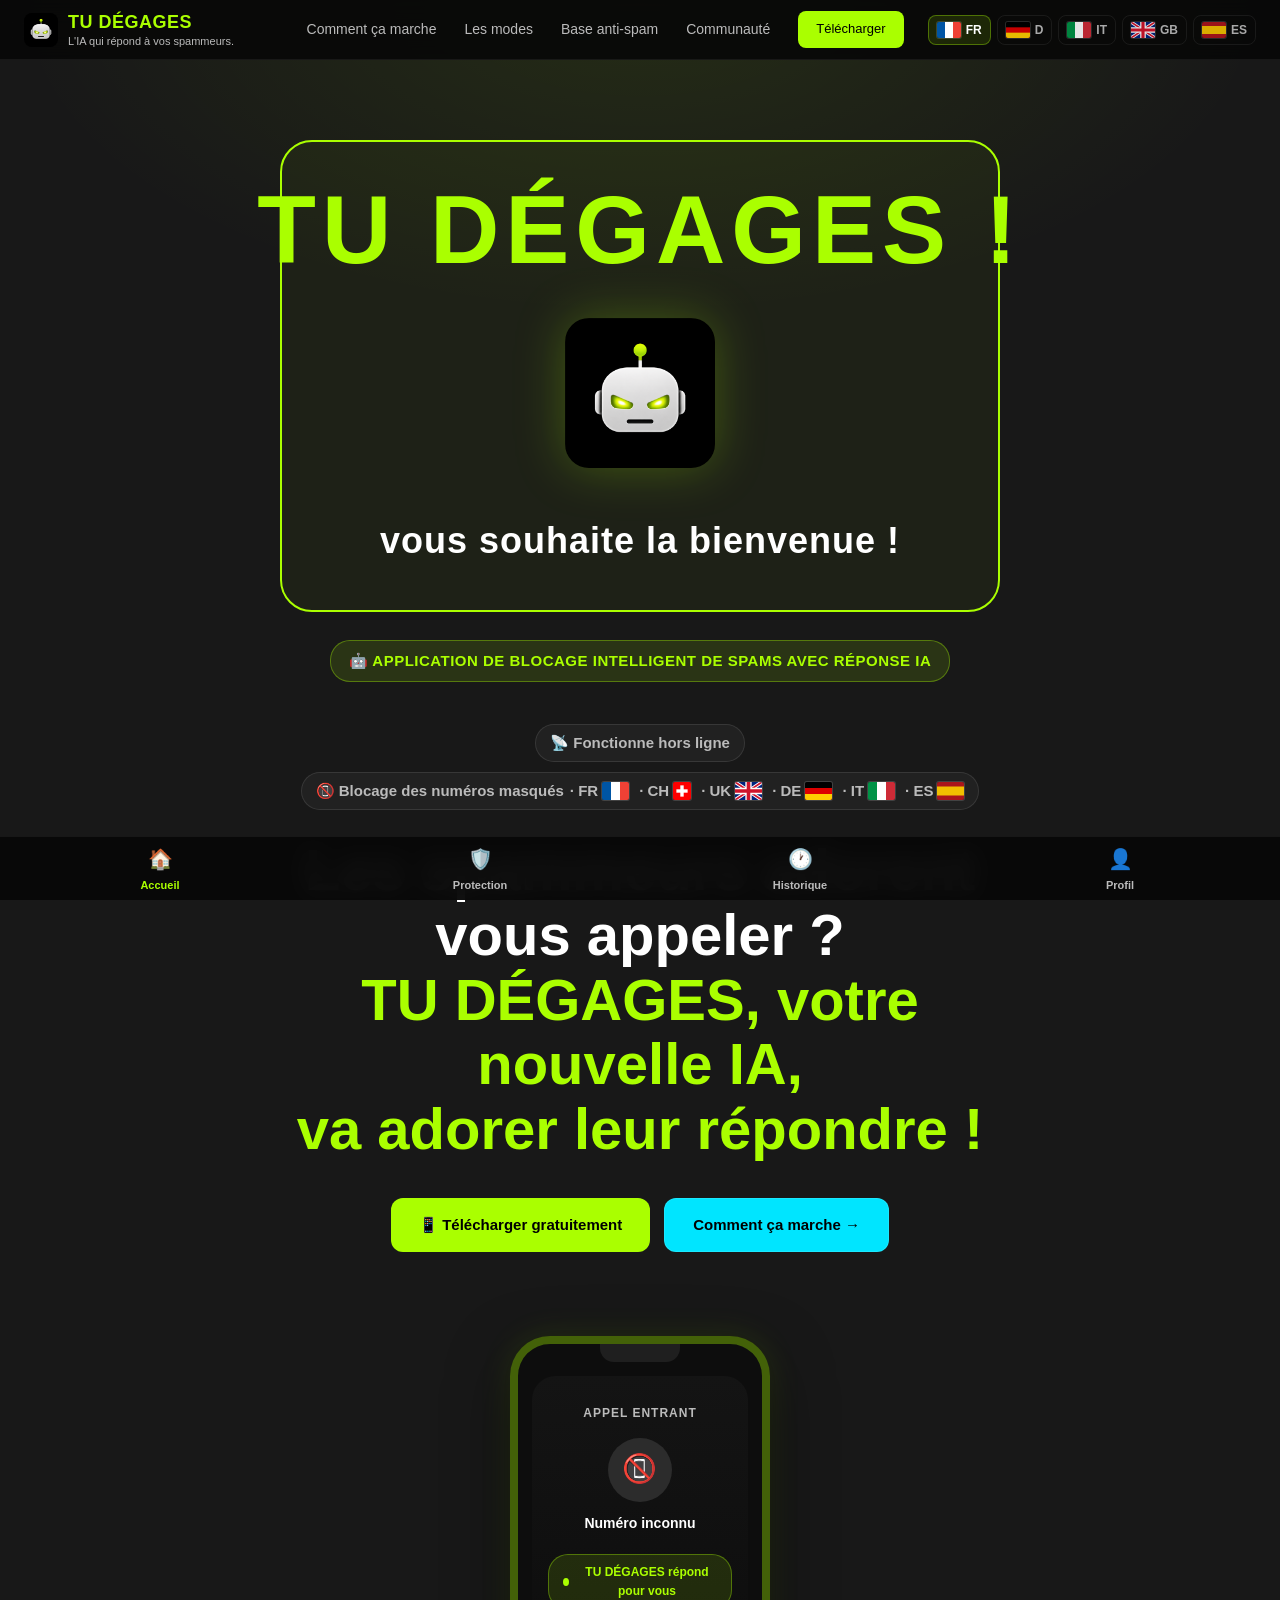
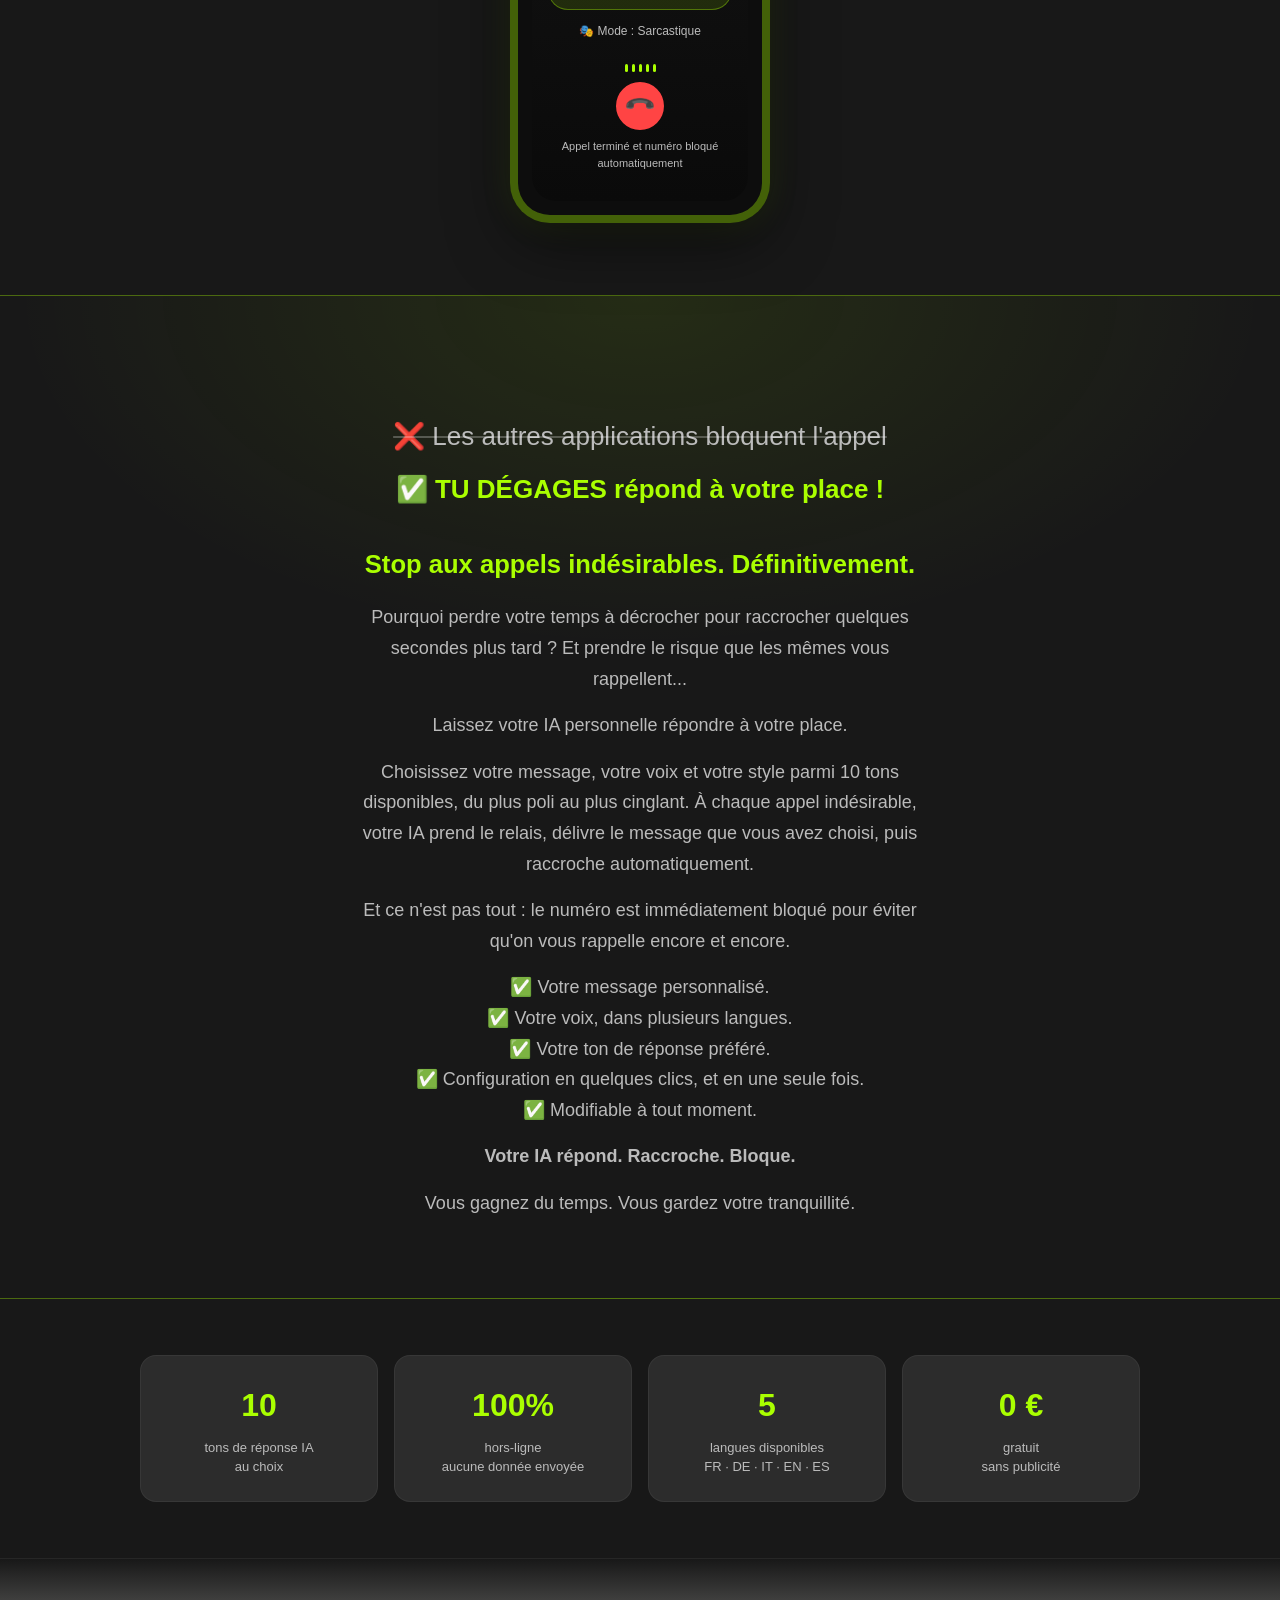
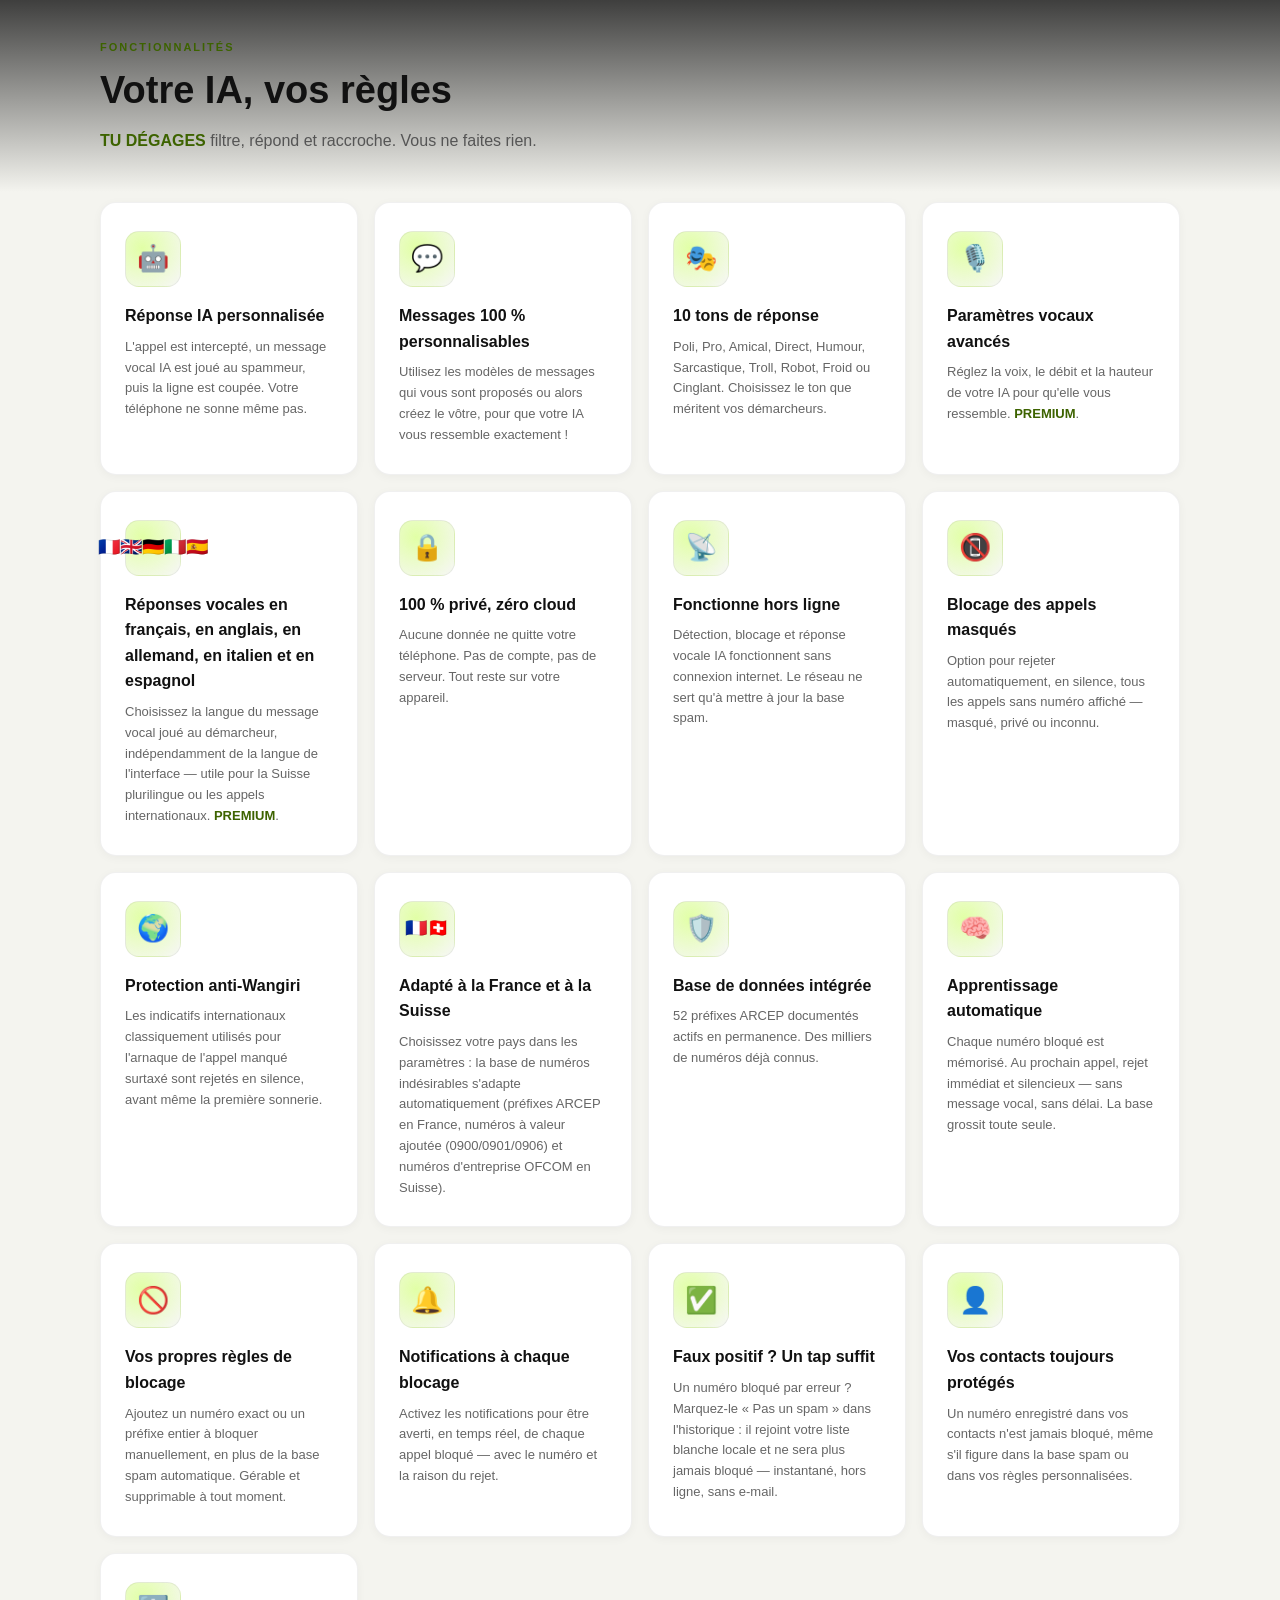
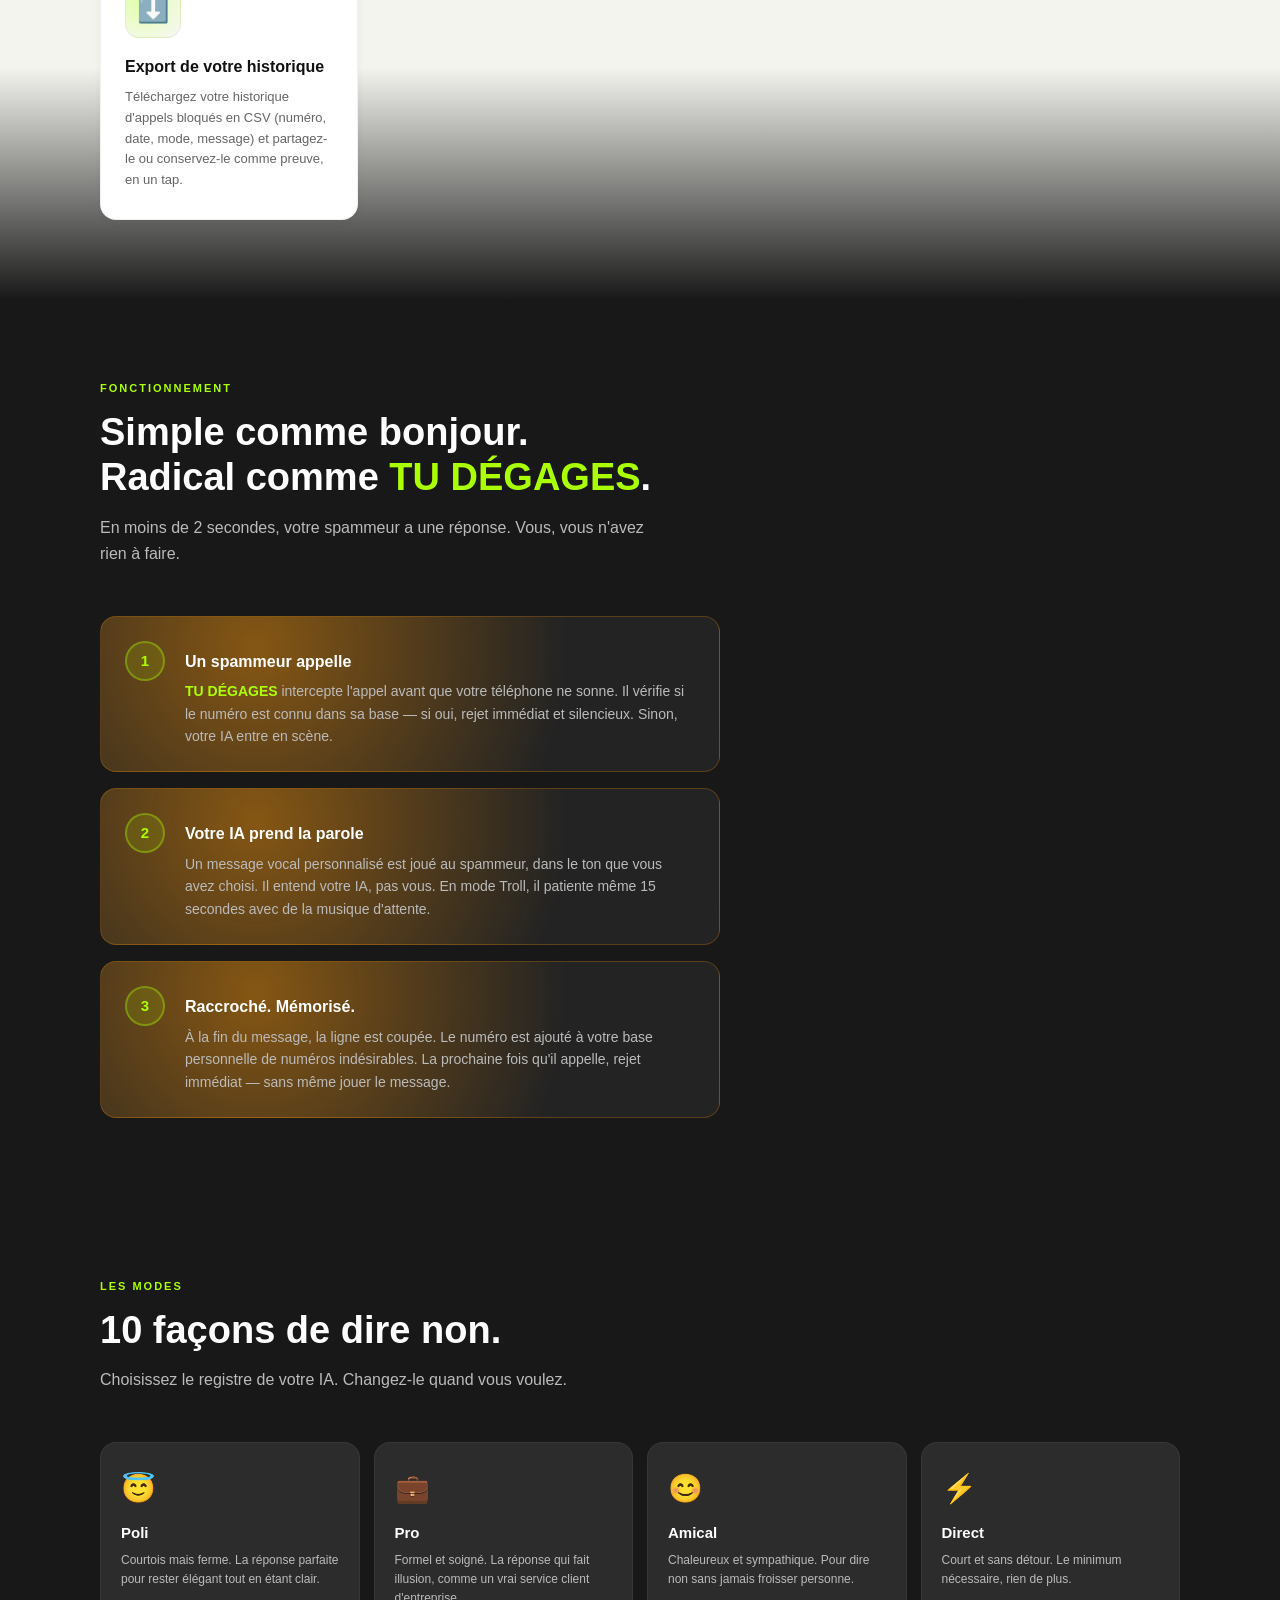
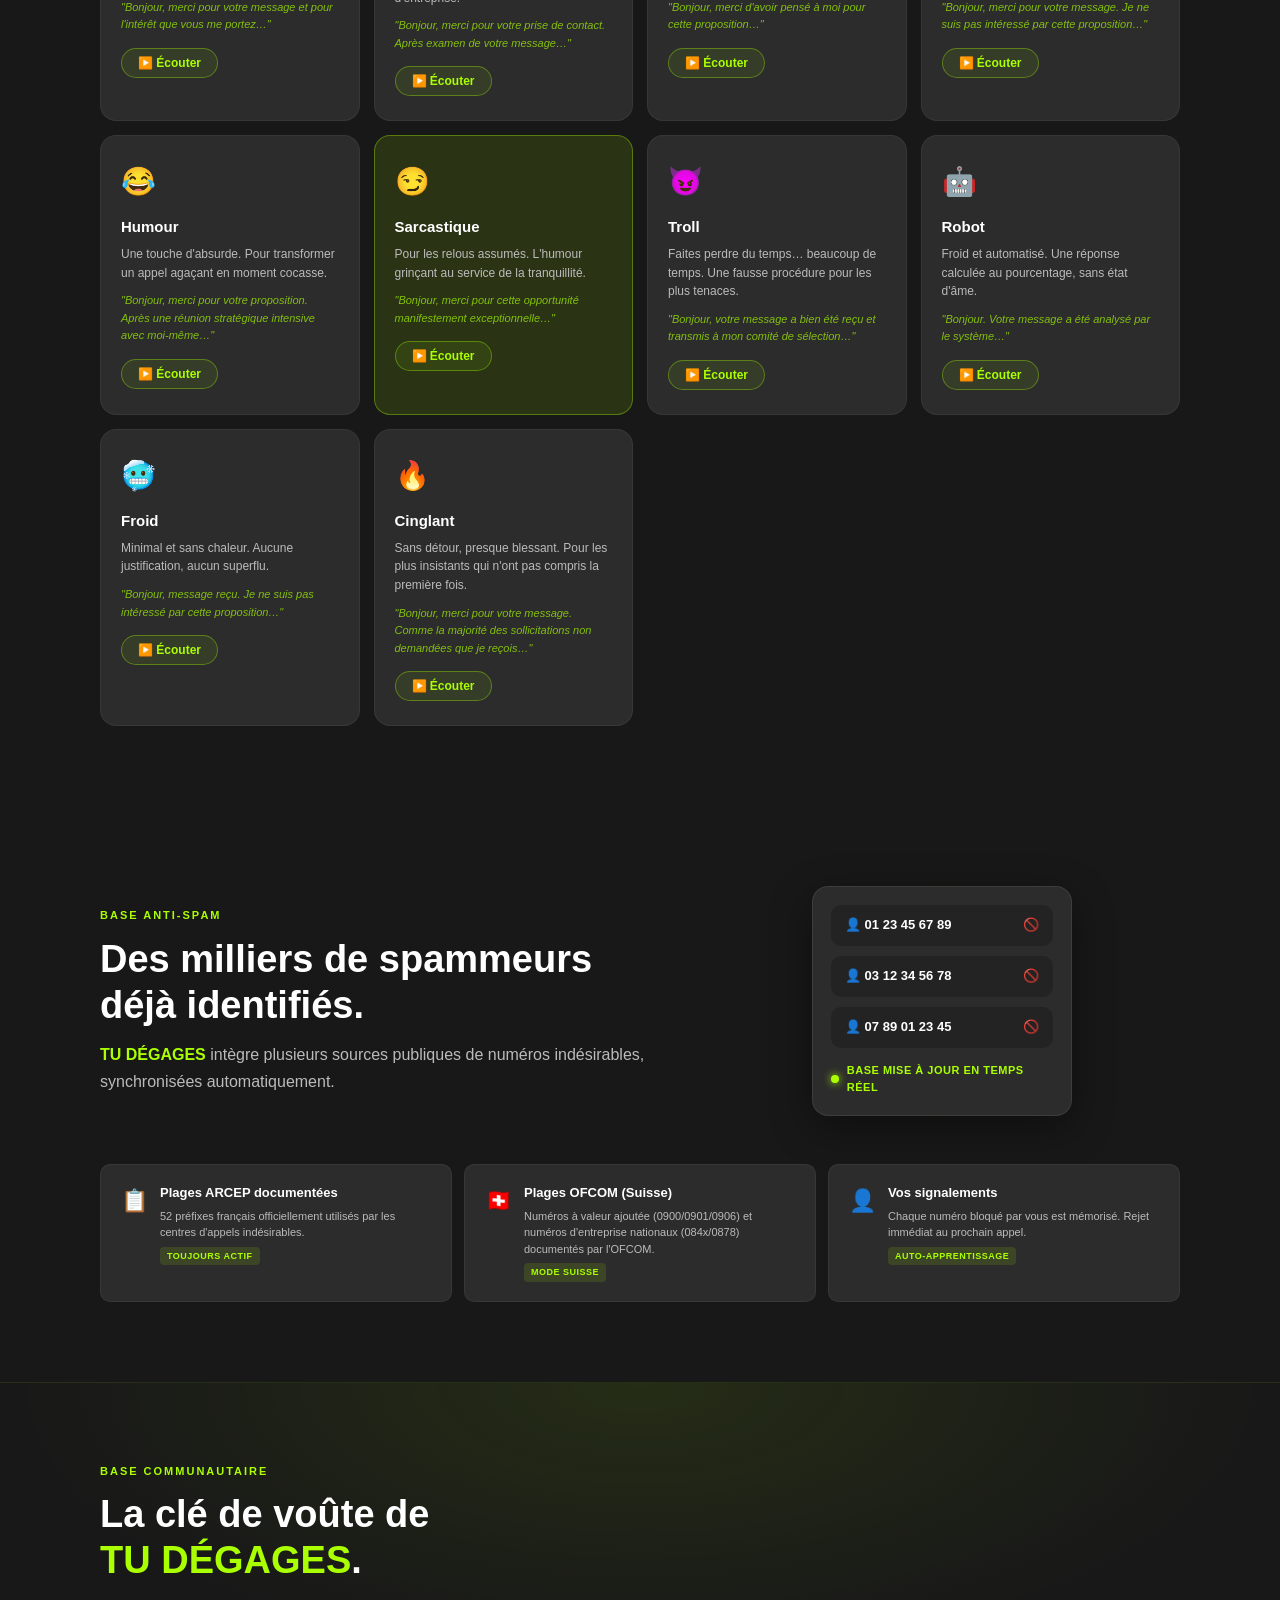
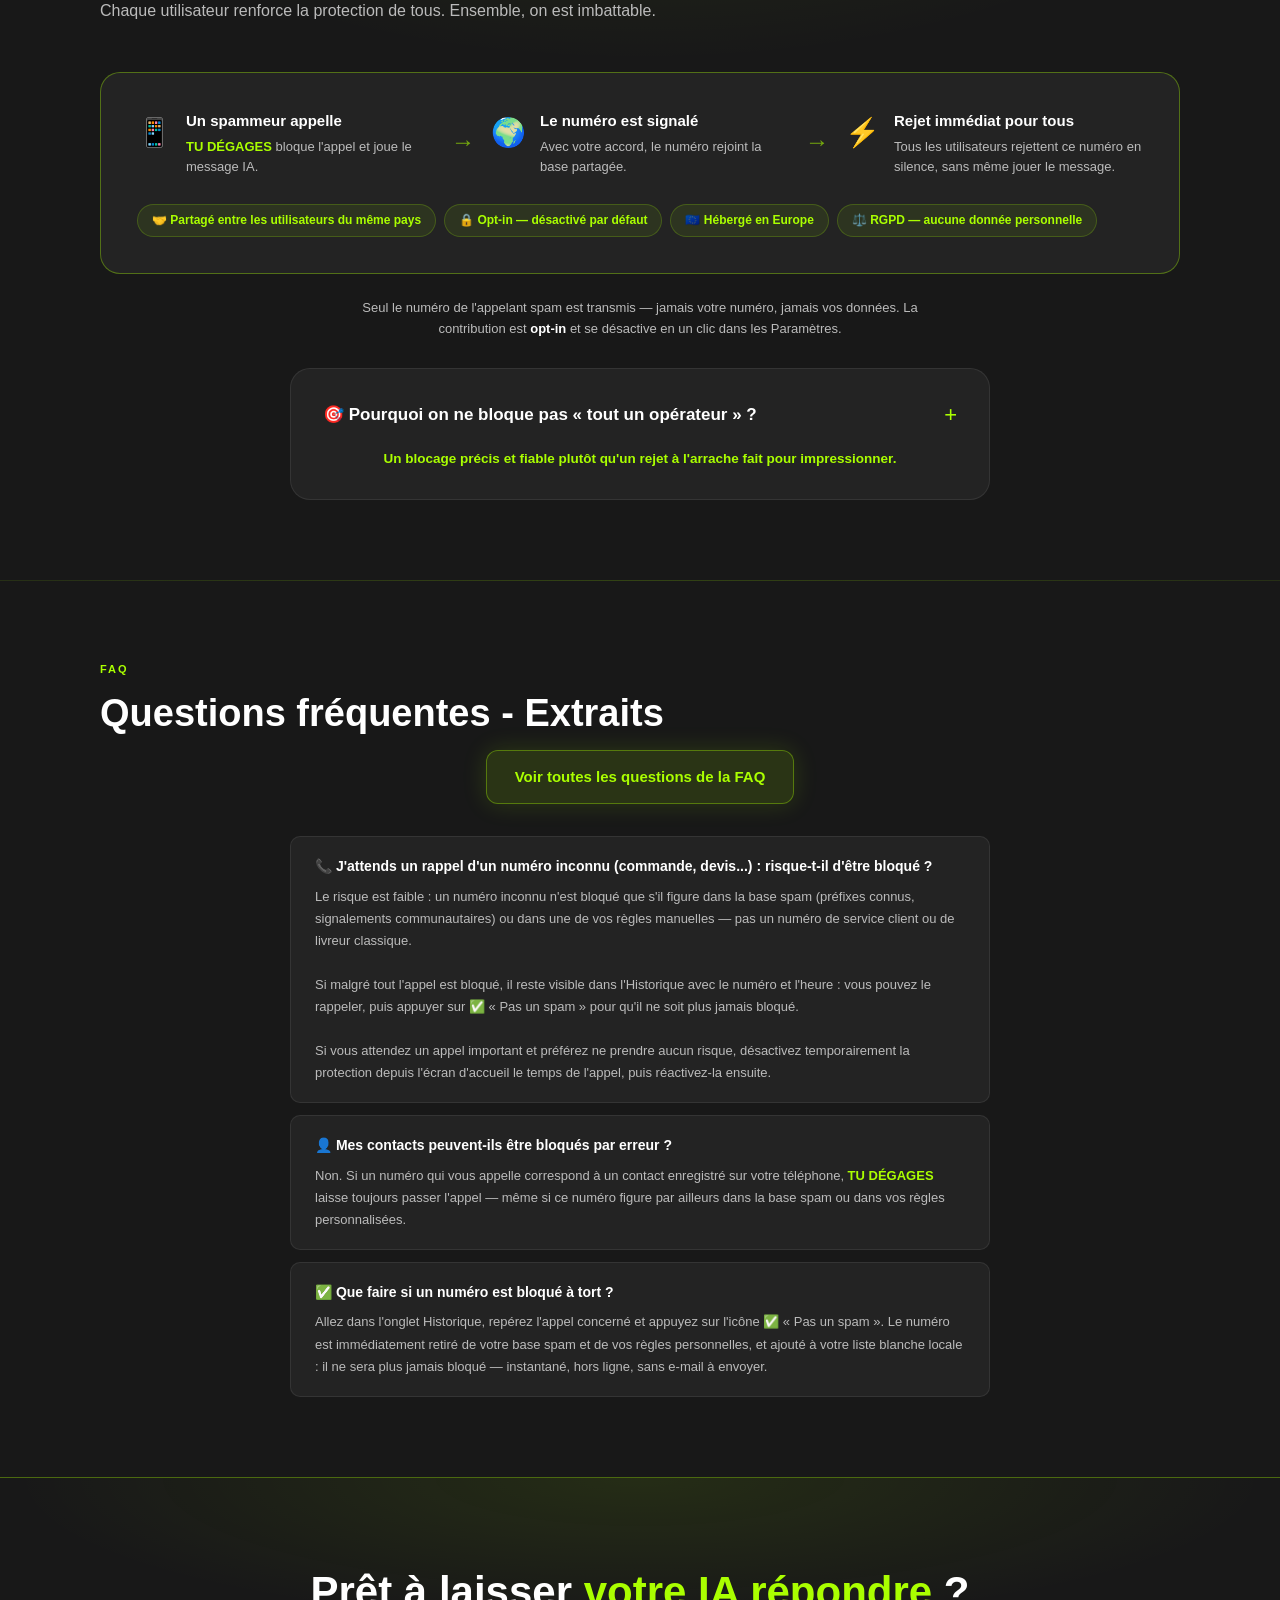
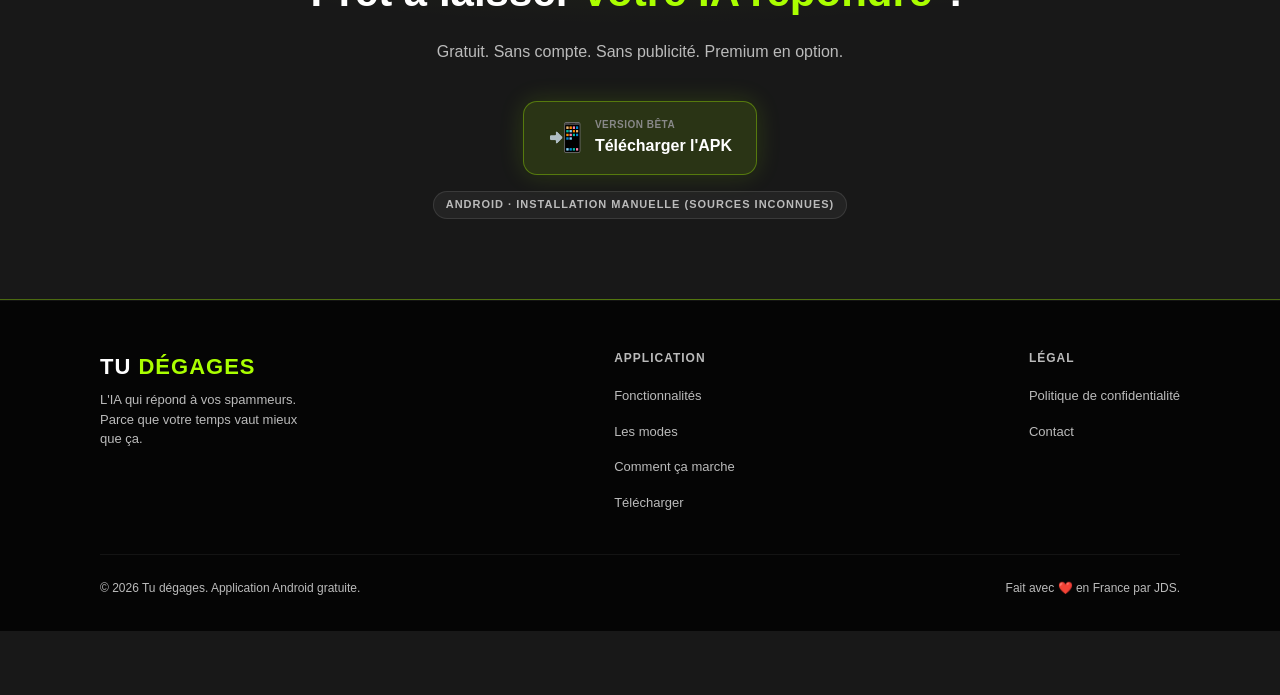
<file: docs/index.html>
<!DOCTYPE html>
<html lang="fr">
<head>
  <meta charset="UTF-8">
  <meta name="viewport" content="width=device-width, initial-scale=1.0">
  <title>Tu dégages — L'IA qui répond à vos spammeurs</title>
  <meta name="description" content="Les applications classiques bloquent les appels. La nôtre laisse votre IA répondre avec le ton que vous choisissez. Anti-spam intelligent pour Android.">
  <meta property="og:title" content="Tu dégages — L'IA qui répond à vos spammeurs">
  <meta property="og:description" content="Stop aux appels indésirables. Définitivement. Choisissez votre message, votre voix et votre ton : poli, administratif, sarcastique ou troll. Votre IA répond, raccroche et bloque le numéro automatiquement.">
  <meta property="og:type" content="website">
  <link rel="stylesheet" href="css/style.css?v=11">
  <link rel="icon" href="data:image/svg+xml,<svg xmlns='http://www.w3.org/2000/svg' viewBox='0 0 100 100'><text y='.9em' font-size='90'>🤖</text></svg>">
  <link rel="alternate" hreflang="fr" href="https://tudegages.fr/">
  <link rel="alternate" hreflang="de" href="https://tudegages.fr/de/">
  <link rel="alternate" hreflang="it" href="https://tudegages.fr/it/">
  <link rel="alternate" hreflang="en" href="https://tudegages.fr/en/">
  <link rel="alternate" hreflang="es" href="https://tudegages.fr/es/">
  <link rel="alternate" hreflang="x-default" href="https://tudegages.fr/">
</head>
<body>

<!-- ── NAVIGATION ──────────────────────────────────────────────────────── -->
<nav>
  <div class="nav-logo">
    <img src="img/robot.png" alt="" class="logo-icon">
    <div class="nav-logo-text">
      <span class="nav-logo-accent">TU DÉGAGES</span>
      <span class="nav-logo-tagline">L'IA qui répond à vos spammeurs.</span>
    </div>
  </div>
  <input type="checkbox" id="nav-toggle" class="nav-toggle-checkbox">
  <div class="nav-links">
    <a href="#fonctionnement">Comment ça marche</a>
    <a href="#modes">Les modes</a>
    <a href="#base-spam">Base anti-spam</a>
    <a href="#communaute">Communauté</a>
    <a href="#telecharger" class="btn-nav">Télécharger</a>
  </div>
  <div class="nav-lang">
    <a href="/" class="active" lang="fr" hreflang="fr" title="Français"><img src="img/flag-fr.svg" class="flag-icon" alt="FR"><span class="nav-lang-label">FR</span></a>
    <a href="/de/" lang="de" hreflang="de" title="Deutsch"><img src="img/flag-de.svg" class="flag-icon" alt="DE"><span class="nav-lang-label">D</span></a>
    <a href="/it/" lang="it" hreflang="it" title="Italiano"><img src="img/flag-it.svg" class="flag-icon" alt="IT"><span class="nav-lang-label">IT</span></a>
    <a href="/en/" lang="en" hreflang="en" title="English"><img src="img/flag-gb.svg" class="flag-icon" alt="GB"><span class="nav-lang-label">GB</span></a>
    <a href="/es/" lang="es" hreflang="es" title="Español"><img src="img/flag-es.svg" class="flag-icon" alt="ES"><span class="nav-lang-label">ES</span></a>
  </div>
  <label for="nav-toggle" class="nav-toggle-btn" aria-label="Menu">☰</label>
</nav>

<!-- ── HERO ────────────────────────────────────────────────────────────── -->
<section class="hero">
  <div class="hero-inner">
    <div class="hero-glow">
      <div class="hero-appname hero-appname-accent">TU DÉGAGES !</div>
      <div class="hero-logo-wrap"><img src="img/robot.png" alt="" class="hero-logo"></div>
      <p class="hero-welcome">vous souhaite la bienvenue !</p>
    </div>
    <div class="hero-badge">🤖 Application de blocage intelligent de spams avec réponse IA</div>
    <div class="hero-badge-row">
      <span class="hero-mini-badge">📡 Fonctionne hors ligne</span>
      <span class="hero-mini-badge hero-mini-badge-flags">📵 Blocage des numéros masqués <span class="flag-pairs"><span class="flag-pair">· FR <img src="img/flag-fr.svg" alt="FR" class="flag-icon"></span> <span class="flag-pair">· CH <img src="img/flag-ch.svg" alt="CH" class="flag-icon"></span> <span class="flag-pair">· UK <img src="img/flag-gb.svg" alt="UK" class="flag-icon"></span> <span class="flag-pair">· DE <img src="img/flag-de.svg" alt="DE" class="flag-icon"></span> <span class="flag-pair">· IT <img src="img/flag-it.svg" alt="IT" class="flag-icon"></span> <span class="flag-pair">· ES <img src="img/flag-es.svg" alt="ES" class="flag-icon"></span></span></span>
    </div>
    <h1>
      Les spammeurs adorent<br>vous appeler ?
      <span class="line-green">TU DÉGAGES, votre nouvelle IA,<br>va adorer leur répondre !</span>
    </h1>
    <div class="hero-cta">
      <a href="#telecharger" class="btn-primary">
        📱 Télécharger gratuitement
      </a>
      <a href="#fonctionnement" class="btn-secondary">
        Comment ça marche →
      </a>
    </div>
  </div>
</section>

<!-- ── APERÇU ÉCRAN D'APPEL ────────────────────────────────────────────── -->
<section class="device-section">
  <div class="device-mockup reveal">
    <div class="device-notch"></div>
    <div class="device-screen">
      <div>
        <p class="device-label">Appel entrant</p>
        <div class="device-caller-icon">📵</div>
        <p class="device-caller">Numéro inconnu</p>
      </div>
      <div class="device-middle">
        <div class="device-ai-badge"><span class="pulse-dot"></span> TU DÉGAGES répond pour vous</div>
        <p class="device-mode-chip">🎭 Mode : Sarcastique</p>
        <div class="device-waveform">
          <span></span><span></span><span></span><span></span><span></span>
        </div>
      </div>
      <div class="device-bottom">
        <div class="device-end-call">📞</div>
        <p class="device-end-label">Appel terminé et numéro bloqué automatiquement</p>
      </div>
    </div>
  </div>
</section>

<!-- ── DIFFÉRENCIATION ─────────────────────────────────────────────────── -->
<section class="diff-section">
  <div class="diff-inner reveal">
    <p class="diff-other diff-line-no">❌ Les autres applications bloquent l'appel</p>
    <p class="diff-other diff-line-yes">✅ TU DÉGAGES répond à votre place !</p>
    <p class="diff-sub" style="font-weight:900; font-size:1.6em; color:var(--green); margin-top:24px; margin-bottom:16px;">Stop aux appels indésirables. Définitivement.</p>
    <p class="diff-sub" style="margin-bottom:16px;">Pourquoi perdre votre temps à décrocher pour raccrocher quelques secondes plus tard ? Et prendre le risque que les mêmes vous rappellent...</p>
    <p class="diff-sub" style="margin-bottom:16px;">Laissez votre IA personnelle répondre à votre place.</p>
    <p class="diff-sub" style="margin-bottom:16px;">Choisissez votre message, votre voix et votre style parmi 10 tons disponibles, du plus poli au plus cinglant. À chaque appel indésirable, votre IA prend le relais, délivre le message que vous avez choisi, puis raccroche automatiquement.</p>
    <p class="diff-sub" style="margin-bottom:16px;">Et ce n'est pas tout : le numéro est immédiatement bloqué pour éviter qu'on vous rappelle encore et encore.</p>
    <p class="diff-sub" style="margin-bottom:16px;">✅ Votre message personnalisé.<br>✅ Votre voix, dans plusieurs langues.<br>✅ Votre ton de réponse préféré.<br>✅ Configuration en quelques clics, et en une seule fois.<br>✅ Modifiable à tout moment.</p>
    <p class="diff-sub" style="font-weight:700; margin-bottom:16px;">Votre IA répond. Raccroche. Bloque.</p>
    <p class="diff-sub">Vous gagnez du temps. Vous gardez votre tranquillité.</p>
  </div>
</section>

<!-- ── PREUVE / CHIFFRES CLÉS ──────────────────────────────────────────── -->
<section class="proof-section">
  <div class="proof-grid reveal">
    <div class="proof-stat">
      <div class="proof-number">10</div>
      <div class="proof-label">tons de réponse IA<br>au choix</div>
    </div>
    <div class="proof-stat">
      <div class="proof-number">100%</div>
      <div class="proof-label">hors-ligne<br>aucune donnée envoyée</div>
    </div>
    <div class="proof-stat">
      <div class="proof-number">5</div>
      <div class="proof-label">langues disponibles<br>FR · DE · IT · EN · ES</div>
    </div>
    <div class="proof-stat">
      <div class="proof-number">0 €</div>
      <div class="proof-label">gratuit<br>sans publicité</div>
    </div>
  </div>
</section>

<!-- ── FEATURES ────────────────────────────────────────────────────────── -->
<section id="features">
  <div class="section-inner reveal">
    <p class="section-label">Fonctionnalités</p>
    <h2 class="section-title">Votre IA, vos règles</h2>
    <p class="section-sub"><span class="brand">Tu dégages</span> filtre, répond et raccroche. Vous ne faites rien.</p>
    <div class="feature-grid">
      <div class="feature-card reveal">
        <div class="feature-icon">🤖</div>
        <h3>Réponse IA personnalisée</h3>
        <p>L'appel est intercepté, un message vocal IA est joué au spammeur, puis la ligne est coupée. Votre téléphone ne sonne même pas.</p>
      </div>
      <div class="feature-card reveal">
        <div class="feature-icon">💬</div>
        <h3>Messages 100 % personnalisables</h3>
        <p>Utilisez les modèles de messages qui vous sont proposés ou alors créez le vôtre, pour que votre IA vous ressemble exactement !</p>
      </div>
      <div class="feature-card reveal">
        <div class="feature-icon">🎭</div>
        <h3>10 tons de réponse</h3>
        <p>Poli, Pro, Amical, Direct, Humour, Sarcastique, Troll, Robot, Froid ou Cinglant. Choisissez le ton que méritent vos démarcheurs.</p>
      </div>
      <div class="feature-card reveal">
        <div class="feature-icon">🎙️</div>
        <h3>Paramètres vocaux avancés</h3>
        <p>Réglez la voix, le débit et la hauteur de votre IA pour qu'elle vous ressemble. <span class="brand">Premium</span>.</p>
      </div>
      <div class="feature-card reveal">
        <div class="feature-icon feature-icon-flags">🇫🇷🇬🇧🇩🇪🇮🇹🇪🇸</div>
        <h3>Réponses vocales en français, en anglais, en allemand, en italien et en espagnol</h3>
        <p>Choisissez la langue du message vocal joué au démarcheur, indépendamment de la langue de l'interface — utile pour la Suisse plurilingue ou les appels internationaux. <span class="brand">Premium</span>.</p>
      </div>
      <div class="feature-card reveal">
        <div class="feature-icon">🔒</div>
        <h3>100 % privé, zéro cloud</h3>
        <p>Aucune donnée ne quitte votre téléphone. Pas de compte, pas de serveur. Tout reste sur votre appareil.</p>
      </div>
      <div class="feature-card reveal">
        <div class="feature-icon">📡</div>
        <h3>Fonctionne hors ligne</h3>
        <p>Détection, blocage et réponse vocale IA fonctionnent sans connexion internet. Le réseau ne sert qu'à mettre à jour la base spam.</p>
      </div>
      <div class="feature-card reveal">
        <div class="feature-icon">📵</div>
        <h3>Blocage des appels masqués</h3>
        <p>Option pour rejeter automatiquement, en silence, tous les appels sans numéro affiché — masqué, privé ou inconnu.</p>
      </div>
      <div class="feature-card reveal">
        <div class="feature-icon">🌍</div>
        <h3>Protection anti-Wangiri</h3>
        <p>Les indicatifs internationaux classiquement utilisés pour l'arnaque de l'appel manqué surtaxé sont rejetés en silence, avant même la première sonnerie.</p>
      </div>
      <div class="feature-card reveal">
        <div class="feature-icon feature-icon-flags">🇫🇷🇨🇭</div>
        <h3>Adapté à la France et à la Suisse</h3>
        <p>Choisissez votre pays dans les paramètres : la base de numéros indésirables s'adapte automatiquement (préfixes ARCEP en France, numéros à valeur ajoutée (0900/0901/0906) et numéros d'entreprise OFCOM en Suisse).</p>
      </div>
      <div class="feature-card reveal">
        <div class="feature-icon">🛡️</div>
        <h3>Base de données intégrée</h3>
        <p>52 préfixes ARCEP documentés actifs en permanence. Des milliers de numéros déjà connus.</p>
      </div>
      <div class="feature-card reveal">
        <div class="feature-icon">🧠</div>
        <h3>Apprentissage automatique</h3>
        <p>Chaque numéro bloqué est mémorisé. Au prochain appel, rejet immédiat et silencieux — sans message vocal, sans délai. La base grossit toute seule.</p>
      </div>
      <div class="feature-card reveal">
        <div class="feature-icon">🚫</div>
        <h3>Vos propres règles de blocage</h3>
        <p>Ajoutez un numéro exact ou un préfixe entier à bloquer manuellement, en plus de la base spam automatique. Gérable et supprimable à tout moment.</p>
      </div>
      <div class="feature-card reveal">
        <div class="feature-icon">🔔</div>
        <h3>Notifications à chaque blocage</h3>
        <p>Activez les notifications pour être averti, en temps réel, de chaque appel bloqué — avec le numéro et la raison du rejet.</p>
      </div>
      <div class="feature-card reveal">
        <div class="feature-icon">✅</div>
        <h3>Faux positif ? Un tap suffit</h3>
        <p>Un numéro bloqué par erreur ? Marquez-le « Pas un spam » dans l'historique : il rejoint votre liste blanche locale et ne sera plus jamais bloqué — instantané, hors ligne, sans e-mail.</p>
      </div>
      <div class="feature-card reveal">
        <div class="feature-icon">👤</div>
        <h3>Vos contacts toujours protégés</h3>
        <p>Un numéro enregistré dans vos contacts n'est jamais bloqué, même s'il figure dans la base spam ou dans vos règles personnalisées.</p>
      </div>
      <div class="feature-card reveal">
        <div class="feature-icon">⬇️</div>
        <h3>Export de votre historique</h3>
        <p>Téléchargez votre historique d'appels bloqués en CSV (numéro, date, mode, message) et partagez-le ou conservez-le comme preuve, en un tap.</p>
      </div>
    </div>
  </div>
</section>

<!-- ── COMMENT ÇA MARCHE ───────────────────────────────────────────────── -->
<section id="fonctionnement">
  <div class="section-inner reveal">
    <p class="section-label">Fonctionnement</p>
    <h2 class="section-title">Simple comme bonjour.<br>Radical comme <span class="brand">Tu dégages</span>.</h2>
    <p class="section-sub">En moins de 2 secondes, votre spammeur a une réponse. Vous, vous n'avez rien à faire.</p>
    <div class="steps">
      <div class="step">
        <div class="step-num">1</div>
        <div class="step-body">
          <h3>Un spammeur appelle</h3>
          <p><span class="brand">Tu dégages</span> intercepte l'appel avant que votre téléphone ne sonne. Il vérifie si le numéro est connu dans sa base — si oui, rejet immédiat et silencieux. Sinon, votre IA entre en scène.</p>
        </div>
      </div>
      <div class="step">
        <div class="step-num">2</div>
        <div class="step-body">
          <h3>Votre IA prend la parole</h3>
          <p>Un message vocal personnalisé est joué au spammeur, dans le ton que vous avez choisi. Il entend votre IA, pas vous. En mode Troll, il patiente même 15 secondes avec de la musique d'attente.</p>
        </div>
      </div>
      <div class="step">
        <div class="step-num">3</div>
        <div class="step-body">
          <h3>Raccroché. Mémorisé.</h3>
          <p>À la fin du message, la ligne est coupée. Le numéro est ajouté à votre base personnelle de numéros indésirables. La prochaine fois qu'il appelle, rejet immédiat — sans même jouer le message.</p>
        </div>
      </div>
    </div>
  </div>
</section>

<!-- ── MODES ───────────────────────────────────────────────────────────── -->
<section id="modes">
  <div class="section-inner reveal">
    <p class="section-label">Les modes</p>
    <h2 class="section-title">10 façons de dire non.</h2>
    <p class="section-sub">Choisissez le registre de votre IA. Changez-le quand vous voulez.</p>
    <div class="modes-grid">
      <div class="mode-card reveal">
        <div class="mode-emoji">😇</div>
        <h3>Poli</h3>
        <p>Courtois mais ferme. La réponse parfaite pour rester élégant tout en étant clair.</p>
        <div class="mode-example">"Bonjour, merci pour votre message et pour l'intérêt que vous me portez…"</div>
        <button class="mode-listen-btn" onclick="speakMode(this, 'Bonjour,\n\nMerci pour votre message et pour l\'intérêt que vous me portez.\n\nAprès lecture de votre proposition, je ne souhaite pas y donner suite pour le moment.\n\nJe vous remercie de votre compréhension et vous souhaite une excellente continuation.')">▶️ Écouter</button>
      </div>
      <div class="mode-card reveal">
        <div class="mode-emoji">💼</div>
        <h3>Pro</h3>
        <p>Formel et soigné. La réponse qui fait illusion, comme un vrai service client d'entreprise.</p>
        <div class="mode-example">"Bonjour, merci pour votre prise de contact. Après examen de votre message…"</div>
        <button class="mode-listen-btn" onclick="speakMode(this, 'Bonjour,\n\nMerci pour votre prise de contact.\n\nAprès examen de votre message, votre proposition ne correspond pas à mes besoins actuels. Je ne souhaite donc pas poursuivre cet échange.\n\nJe vous remercie pour votre démarche et vous souhaite une bonne journée.\n\nCordialement.')">▶️ Écouter</button>
      </div>
      <div class="mode-card reveal">
        <div class="mode-emoji">😊</div>
        <h3>Amical</h3>
        <p>Chaleureux et sympathique. Pour dire non sans jamais froisser personne.</p>
        <div class="mode-example">"Bonjour, merci d'avoir pensé à moi pour cette proposition…"</div>
        <button class="mode-listen-btn" onclick="speakMode(this, 'Bonjour,\n\nMerci d\'avoir pensé à moi pour cette proposition.\n\nMême si elle semble intéressante, ce n\'est pas quelque chose qui me convient actuellement. Je vais donc passer mon tour.\n\nJe vous souhaite malgré tout beaucoup de succès dans vos démarches.')">▶️ Écouter</button>
      </div>
      <div class="mode-card reveal">
        <div class="mode-emoji">⚡</div>
        <h3>Direct</h3>
        <p>Court et sans détour. Le minimum nécessaire, rien de plus.</p>
        <div class="mode-example">"Bonjour, merci pour votre message. Je ne suis pas intéressé par cette proposition…"</div>
        <button class="mode-listen-btn" onclick="speakMode(this, 'Bonjour,\n\nMerci pour votre message.\n\nJe ne suis pas intéressé par cette proposition et ne souhaite pas être recontacté à ce sujet.\n\nBonne continuation.')">▶️ Écouter</button>
      </div>
      <div class="mode-card reveal">
        <div class="mode-emoji">😂</div>
        <h3>Humour</h3>
        <p>Une touche d'absurde. Pour transformer un appel agaçant en moment cocasse.</p>
        <div class="mode-example">"Bonjour, merci pour votre proposition. Après une réunion stratégique intensive avec moi-même…"</div>
        <button class="mode-listen-btn" onclick="speakMode(this, 'Bonjour,\n\nMerci pour votre proposition.\n\nAprès une réunion stratégique intensive avec moi-même, un café et mon agenda, nous sommes arrivés à la conclusion que ce n\'était pas le bon moment.\n\nJe vais donc décliner cette offre.\n\nExcellente journée à vous.')">▶️ Écouter</button>
      </div>
      <div class="mode-card active reveal">
        <div class="mode-emoji">😏</div>
        <h3>Sarcastique</h3>
        <p>Pour les relous assumés. L'humour grinçant au service de la tranquillité.</p>
        <div class="mode-example">"Bonjour, merci pour cette opportunité manifestement exceptionnelle…"</div>
        <button class="mode-listen-btn" onclick="speakMode(this, 'Bonjour,\n\nMerci pour cette opportunité manifestement exceptionnelle.\n\nMalheureusement, après une analyse approfondie d\'environ trois secondes, j\'ai décidé de ne pas donner suite à votre proposition.\n\nJe vous souhaite néanmoins bonne chance dans votre quête de prospects plus enthousiastes.')">▶️ Écouter</button>
      </div>
      <div class="mode-card reveal">
        <div class="mode-emoji">😈</div>
        <h3>Troll</h3>
        <p>Faites perdre du temps… beaucoup de temps. Une fausse procédure pour les plus tenaces.</p>
        <div class="mode-example">"Bonjour, votre message a bien été reçu et transmis à mon comité de sélection…"</div>
        <button class="mode-listen-btn" onclick="speakMode(this, 'Bonjour,\n\nVotre message a bien été reçu et transmis à mon comité de sélection.\n\nAprès plusieurs débats animés, deux votes contre, un vote blanc et l\'abstention du président, la décision est tombée : votre proposition ne sera pas retenue.\n\nNous vous remercions pour votre participation et vous souhaitons une excellente continuation.')">▶️ Écouter</button>
      </div>
      <div class="mode-card reveal">
        <div class="mode-emoji">🤖</div>
        <h3>Robot</h3>
        <p>Froid et automatisé. Une réponse calculée au pourcentage, sans état d'âme.</p>
        <div class="mode-example">"Bonjour. Votre message a été analysé par le système…"</div>
        <button class="mode-listen-btn" onclick="speakMode(this, 'Bonjour.\n\nVotre message a été analysé par le système.\n\nRésultat : proposition détectée. Niveau d\'intérêt estimé : 0,7 %.\n\nAction exécutée : refus poli.\n\nMerci de votre compréhension.\n\nFin de transmission.')">▶️ Écouter</button>
      </div>
      <div class="mode-card reveal">
        <div class="mode-emoji">🥶</div>
        <h3>Froid</h3>
        <p>Minimal et sans chaleur. Aucune justification, aucun superflu.</p>
        <div class="mode-example">"Bonjour, message reçu. Je ne suis pas intéressé par cette proposition…"</div>
        <button class="mode-listen-btn" onclick="speakMode(this, 'Bonjour,\n\nMessage reçu.\n\nJe ne suis pas intéressé par cette proposition.\n\nAucune suite ne sera donnée.\n\nCordialement.')">▶️ Écouter</button>
      </div>
      <div class="mode-card reveal">
        <div class="mode-emoji">🔥</div>
        <h3>Cinglant</h3>
        <p>Sans détour, presque blessant. Pour les plus insistants qui n'ont pas compris la première fois.</p>
        <div class="mode-example">"Bonjour, merci pour votre message. Comme la majorité des sollicitations non demandées que je reçois…"</div>
        <button class="mode-listen-btn" onclick="speakMode(this, 'Bonjour,\n\nMerci pour votre message.\n\nComme la majorité des sollicitations non demandées que je reçois, votre proposition ne présente aucun intérêt pour moi.\n\nJe vous invite donc à ne pas perdre davantage votre temps ni le mien en poursuivant cet échange.\n\nBonne continuation.')">▶️ Écouter</button>
      </div>
    </div>
  </div>
</section>

<!-- ── BASE SPAM ───────────────────────────────────────────────────────── -->
<section id="base-spam">
  <div class="section-inner reveal">
    <div class="base-spam-top">
      <div class="base-spam-text">
        <p class="section-label">Base anti-spam</p>
        <h2 class="section-title">Des milliers de spammeurs<br>déjà identifiés.</h2>
        <p class="section-sub" style="margin-bottom:0"><span class="brand">Tu dégages</span> intègre plusieurs sources publiques de numéros indésirables, synchronisées automatiquement.</p>
      </div>
      <div class="base-spam-visual">
        <div class="spam-shield">
          <svg viewBox="0 0 100 100" aria-hidden="true">
            <path d="M50 4 L90 18 V46 C90 70 73 88 50 96 C27 88 10 70 10 46 V18 Z" fill="#0d0d0d" stroke="#aaff00" stroke-width="4"/>
            <path d="M34 50 L46 62 L68 38" fill="none" stroke="#aaff00" stroke-width="7" stroke-linecap="round" stroke-linejoin="round"/>
          </svg>
        </div>
        <div class="phone-mockup">
          <div class="phone-row"><span>👤 01 23 45 67 89</span><span class="phone-block">🚫</span></div>
          <div class="phone-row"><span>👤 03 12 34 56 78</span><span class="phone-block">🚫</span></div>
          <div class="phone-row"><span>👤 07 89 01 23 45</span><span class="phone-block">🚫</span></div>
          <div class="phone-status"><span class="dot"></span> Base mise à jour en temps réel</div>
        </div>
      </div>
    </div>
    <div class="sources-grid">
      <div class="source-card reveal">
        <div class="source-icon">📋</div>
        <div>
          <h4>Plages ARCEP documentées</h4>
          <p>52 préfixes français officiellement utilisés par les centres d'appels indésirables.</p>
          <span class="badge-active">Toujours actif</span>
        </div>
      </div>
      <div class="source-card reveal">
        <div class="source-icon">🇨🇭</div>
        <div>
          <h4>Plages OFCOM (Suisse)</h4>
          <p>Numéros à valeur ajoutée (0900/0901/0906) et numéros d'entreprise nationaux (084x/0878) documentés par l'OFCOM.</p>
          <span class="badge-active">Mode Suisse</span>
        </div>
      </div>
      <div class="source-card reveal">
        <div class="source-icon">👤</div>
        <div>
          <h4>Vos signalements</h4>
          <p>Chaque numéro bloqué par vous est mémorisé. Rejet immédiat au prochain appel.</p>
          <span class="badge-active">Auto-apprentissage</span>
        </div>
      </div>
    </div>
  </div>
</section>

<!-- ── COMMUNAUTÉ ──────────────────────────────────────────────────────── -->
<section id="communaute" class="community-section">
  <div class="section-inner reveal">
    <p class="section-label">Base communautaire</p>
    <h2 class="section-title">La clé de voûte de<br><span class="brand">Tu dégages</span>.</h2>
    <p class="section-sub">Chaque utilisateur renforce la protection de tous. Ensemble, on est imbattable.</p>
    <div class="community-card">
      <div class="community-how">
        <div class="community-step">
          <div class="comm-icon">📱</div>
          <div>
            <strong>Un spammeur appelle</strong>
            <p><span class="brand">Tu dégages</span> bloque l'appel et joue le message IA.</p>
          </div>
        </div>
        <div class="community-arrow">→</div>
        <div class="community-step">
          <div class="comm-icon">🌍</div>
          <div>
            <strong>Le numéro est signalé</strong>
            <p>Avec votre accord, le numéro rejoint la base partagée.</p>
          </div>
        </div>
        <div class="community-arrow">→</div>
        <div class="community-step">
          <div class="comm-icon">⚡</div>
          <div>
            <strong>Rejet immédiat pour tous</strong>
            <p>Tous les utilisateurs rejettent ce numéro en silence, sans même jouer le message.</p>
          </div>
        </div>
      </div>
      <div class="community-badges">
        <span class="comm-badge">🤝 Partagé entre les utilisateurs du même pays</span>
        <span class="comm-badge">🔒 Opt-in — désactivé par défaut</span>
        <span class="comm-badge">🇪🇺 Hébergé en Europe</span>
        <span class="comm-badge">⚖️ RGPD — aucune donnée personnelle</span>
      </div>
    </div>
    <p class="community-note">Seul le numéro de l'appelant spam est transmis — jamais votre numéro, jamais vos données. La contribution est <strong>opt-in</strong> et se désactive en un clic dans les Paramètres.</p>

    <div class="philosophy-card">
      <details>
        <summary>🎯 Pourquoi on ne bloque pas « tout un opérateur » ?</summary>
        <div class="accordion-body">
          <p>Certaines applis concurrentes annoncent bloquer en bloc des numéros appartenant à des opérateurs VoIP (Aircall, Vonage, Manifone, Tata Communications, CM Telecom, etc.). <span class="brand">Tu dégages</span> a fait le choix inverse.</p>
          <p>Ces opérateurs sont des fournisseurs VoIP généralistes, pas des « opérateurs spam ». Ils sont utilisés à la fois par des centres d'appels de démarchage ❌ et par des entreprises légitimes — support client, livraisons, rendez-vous médicaux, artisans ✅. Bloquer « tout Aircall » ou « tout Vonage », c'est aussi bloquer ces appels légitimes.</p>
          <p>La bonne approche, c'est la base communautaire ci-dessus : elle capture les numéros <strong>réellement signalés comme spam</strong>, peu importe l'opérateur derrière — sans jamais pénaliser les usages légitimes du même opérateur.</p>
        </div>
      </details>
      <p class="philosophy-conclusion">Un blocage précis et fiable plutôt qu'un rejet à l'arrache fait pour impressionner.</p>
    </div>
  </div>
</section>

<!-- ── FAQ ─────────────────────────────────────────────────────────────── -->
<section id="faq">
  <div class="section-inner reveal">
    <p class="section-label">FAQ</p>
    <h2 class="section-title">Questions fréquentes - Extraits</h2>
    <div style="text-align:center;margin-bottom:32px">
      <a href="faq.html" class="btn-faq-highlight">Voir toutes les questions de la FAQ</a>
    </div>
    <div class="faq-grid">
      <div class="faq-card reveal">
        <h4>📞 J'attends un rappel d'un numéro inconnu (commande, devis...) : risque-t-il d'être bloqué ?</h4>
        <p>Le risque est faible : un numéro inconnu n'est bloqué que s'il figure dans la base spam (préfixes connus, signalements communautaires) ou dans une de vos règles manuelles — pas un numéro de service client ou de livreur classique.<br><br>
        Si malgré tout l'appel est bloqué, il reste visible dans l'Historique avec le numéro et l'heure : vous pouvez le rappeler, puis appuyer sur ✅ « Pas un spam » pour qu'il ne soit plus jamais bloqué.<br><br>
        Si vous attendez un appel important et préférez ne prendre aucun risque, désactivez temporairement la protection depuis l'écran d'accueil le temps de l'appel, puis réactivez-la ensuite.</p>
      </div>
      <div class="faq-card reveal">
        <h4>👤 Mes contacts peuvent-ils être bloqués par erreur ?</h4>
        <p>Non. Si un numéro qui vous appelle correspond à un contact enregistré sur votre téléphone, <span class="brand">Tu dégages</span> laisse toujours passer l'appel — même si ce numéro figure par ailleurs dans la base spam ou dans vos règles personnalisées.</p>
      </div>
      <div class="faq-card reveal">
        <h4>✅ Que faire si un numéro est bloqué à tort ?</h4>
        <p>Allez dans l'onglet Historique, repérez l'appel concerné et appuyez sur l'icône ✅ « Pas un spam ». Le numéro est immédiatement retiré de votre base spam et de vos règles personnelles, et ajouté à votre liste blanche locale : il ne sera plus jamais bloqué — instantané, hors ligne, sans e-mail à envoyer.</p>
      </div>
    </div>
  </div>
</section>

<!-- ── CTA ─────────────────────────────────────────────────────────────── -->
<section id="telecharger" class="cta-band reveal">
  <h2>Prêt à laisser <span>votre IA répondre</span> ?</h2>
  <p>Gratuit. Sans compte. Sans publicité. Premium en option.</p>
  <a href="downloads/tu-degages.apk" class="store-badge" download>
    <span class="store-icon">📲</span>
    <div style="text-align:left">
      <div style="font-size:10px;color:#888;text-transform:uppercase;letter-spacing:.5px">Version bêta</div>
      <div style="font-size:16px;font-weight:800">Télécharger l'APK</div>
    </div>
  </a>
  <br>
  <span class="coming-soon">Android · installation manuelle (sources inconnues)</span>
</section>

<!-- ── FOOTER ──────────────────────────────────────────────────────────── -->
<footer>
  <div class="footer-inner">
    <div class="footer-brand">
      <div class="logo">TU <span>DÉGAGES</span></div>
      <p>L'IA qui répond à vos spammeurs. Parce que votre temps vaut mieux que ça.</p>
    </div>
    <div class="footer-links">
      <h4>Application</h4>
      <ul>
        <li><a href="#features">Fonctionnalités</a></li>
        <li><a href="#modes">Les modes</a></li>
        <li><a href="#fonctionnement">Comment ça marche</a></li>
        <li><a href="#telecharger">Télécharger</a></li>
      </ul>
    </div>
    <div class="footer-links">
      <h4>Légal</h4>
      <ul>
        <li><a href="privacy.html">Politique de confidentialité</a></li>
        <li><a href="mailto:contact@tudegages.fr">Contact</a></li>
      </ul>
    </div>
  </div>
  <div class="footer-bottom">
    <p>© 2026 Tu dégages. Application Android gratuite.</p>
    <p>Fait avec ❤️ en France par JDS.</p>
  </div>
</footer>

<!-- ── BARRE DE NAVIGATION FIXE ────────────────────────────────────────── -->
<nav class="app-bottom-nav">
  <a href="#" class="app-nav-item active">
    <span class="app-nav-icon">🏠</span>
    <span>Accueil</span>
  </a>
  <a href="#modes" class="app-nav-item">
    <span class="app-nav-icon">🛡️</span>
    <span>Protection</span>
  </a>
  <a href="#base-spam" class="app-nav-item">
    <span class="app-nav-icon">🕐</span>
    <span>Historique</span>
  </a>
  <a href="#communaute" class="app-nav-item">
    <span class="app-nav-icon">👤</span>
    <span>Profil</span>
  </a>
</nav>

<script>
function speakMode(btn, text) {
  if (!('speechSynthesis' in window)) {
    alert("Votre navigateur ne supporte pas la lecture vocale.");
    return;
  }
  if (window.speechSynthesis.speaking) {
    window.speechSynthesis.cancel();
    document.querySelectorAll('.mode-listen-btn.speaking').forEach(b => {
      b.classList.remove('speaking');
      b.textContent = '▶️ Écouter';
    });
    return;
  }
  const utterance = new SpeechSynthesisUtterance(text);
  utterance.lang = 'fr-FR';
  utterance.onend = () => { btn.classList.remove('speaking'); btn.textContent = '▶️ Écouter'; };
  utterance.onerror = () => { btn.classList.remove('speaking'); btn.textContent = '▶️ Écouter'; };
  btn.classList.add('speaking');
  btn.textContent = '⏸️ En cours…';
  window.speechSynthesis.speak(utterance);
}

document.querySelectorAll('.nav-links a').forEach(link => {
  link.addEventListener('click', () => {
    document.getElementById('nav-toggle').checked = false;
  });
});

const revealEls = document.querySelectorAll('.reveal');
if ('IntersectionObserver' in window) {
  const revealObserver = new IntersectionObserver((entries, observer) => {
    entries.forEach(entry => {
      if (entry.isIntersecting) {
        entry.target.classList.add('visible');
        observer.unobserve(entry.target);
      }
    });
  }, { threshold: 0.15 });
  revealEls.forEach(el => revealObserver.observe(el));
} else {
  revealEls.forEach(el => el.classList.add('visible'));
}
</script>
</body>
</html>
</file>
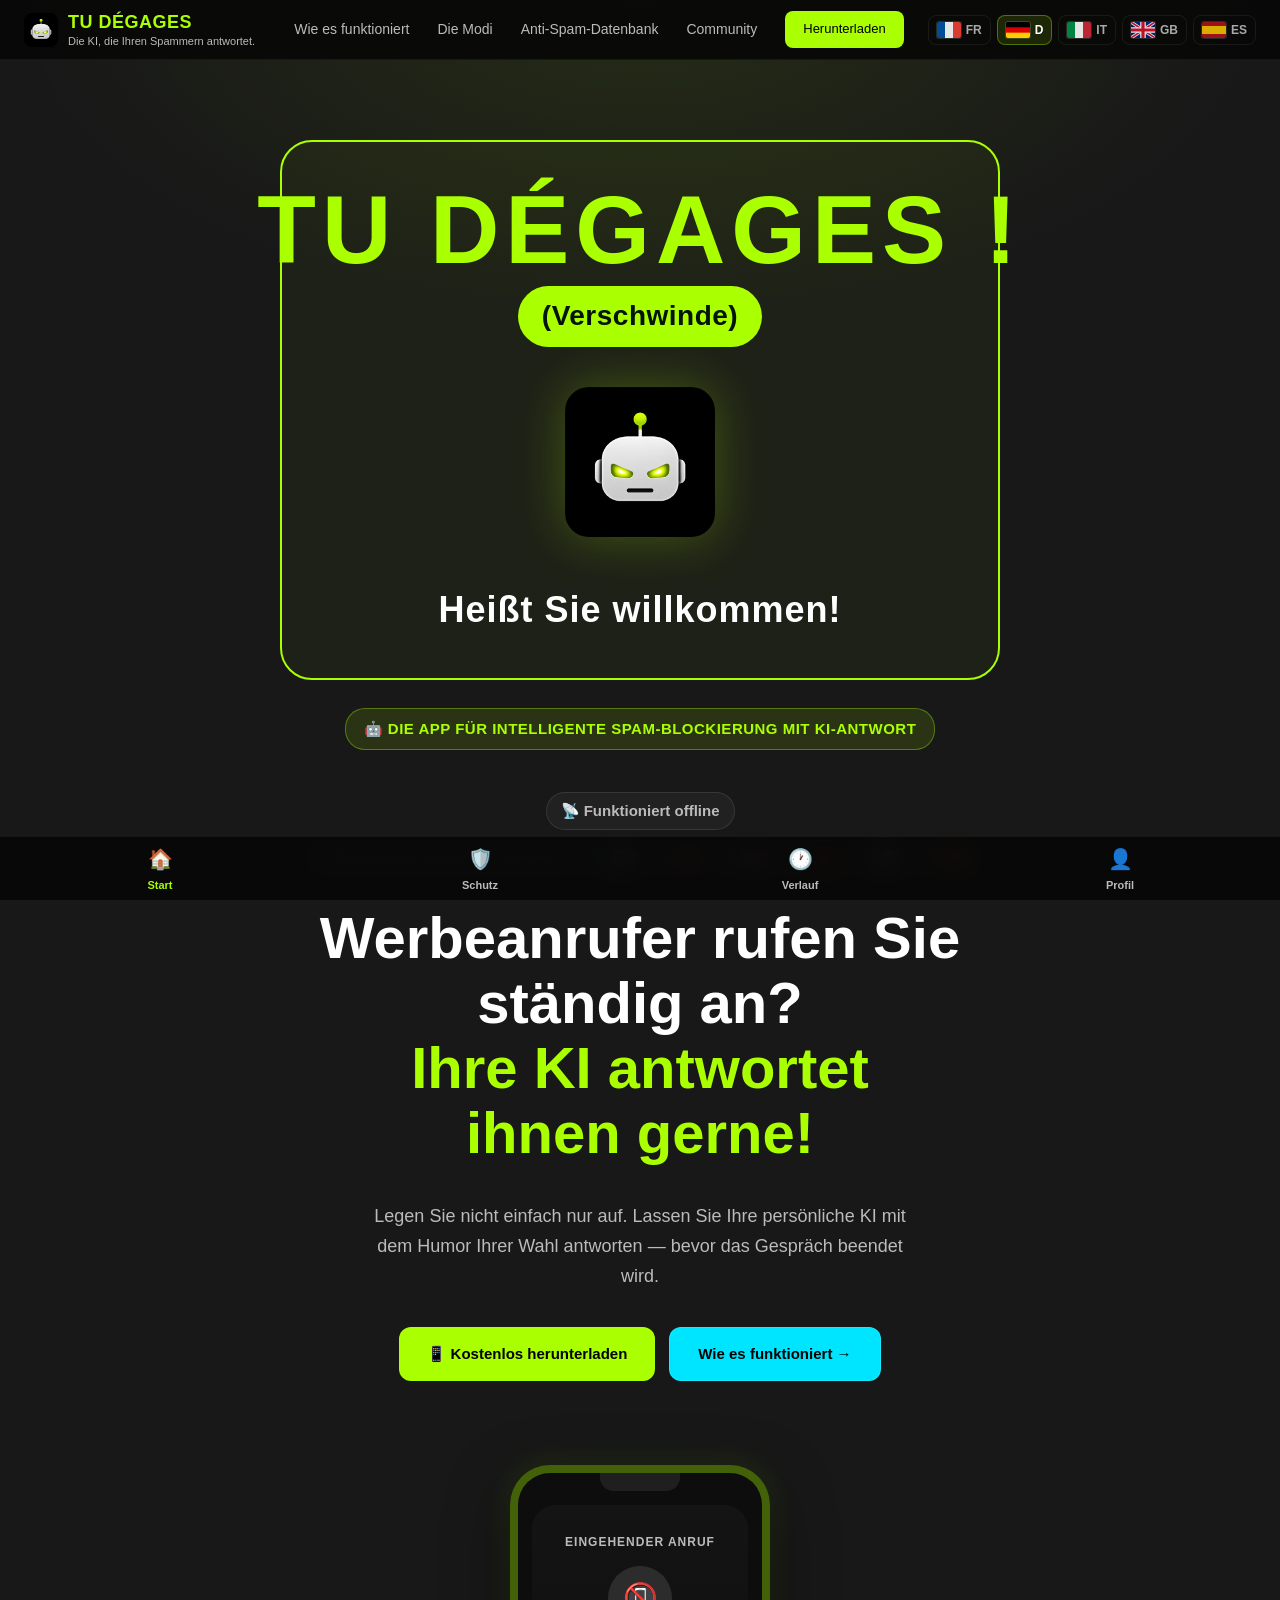
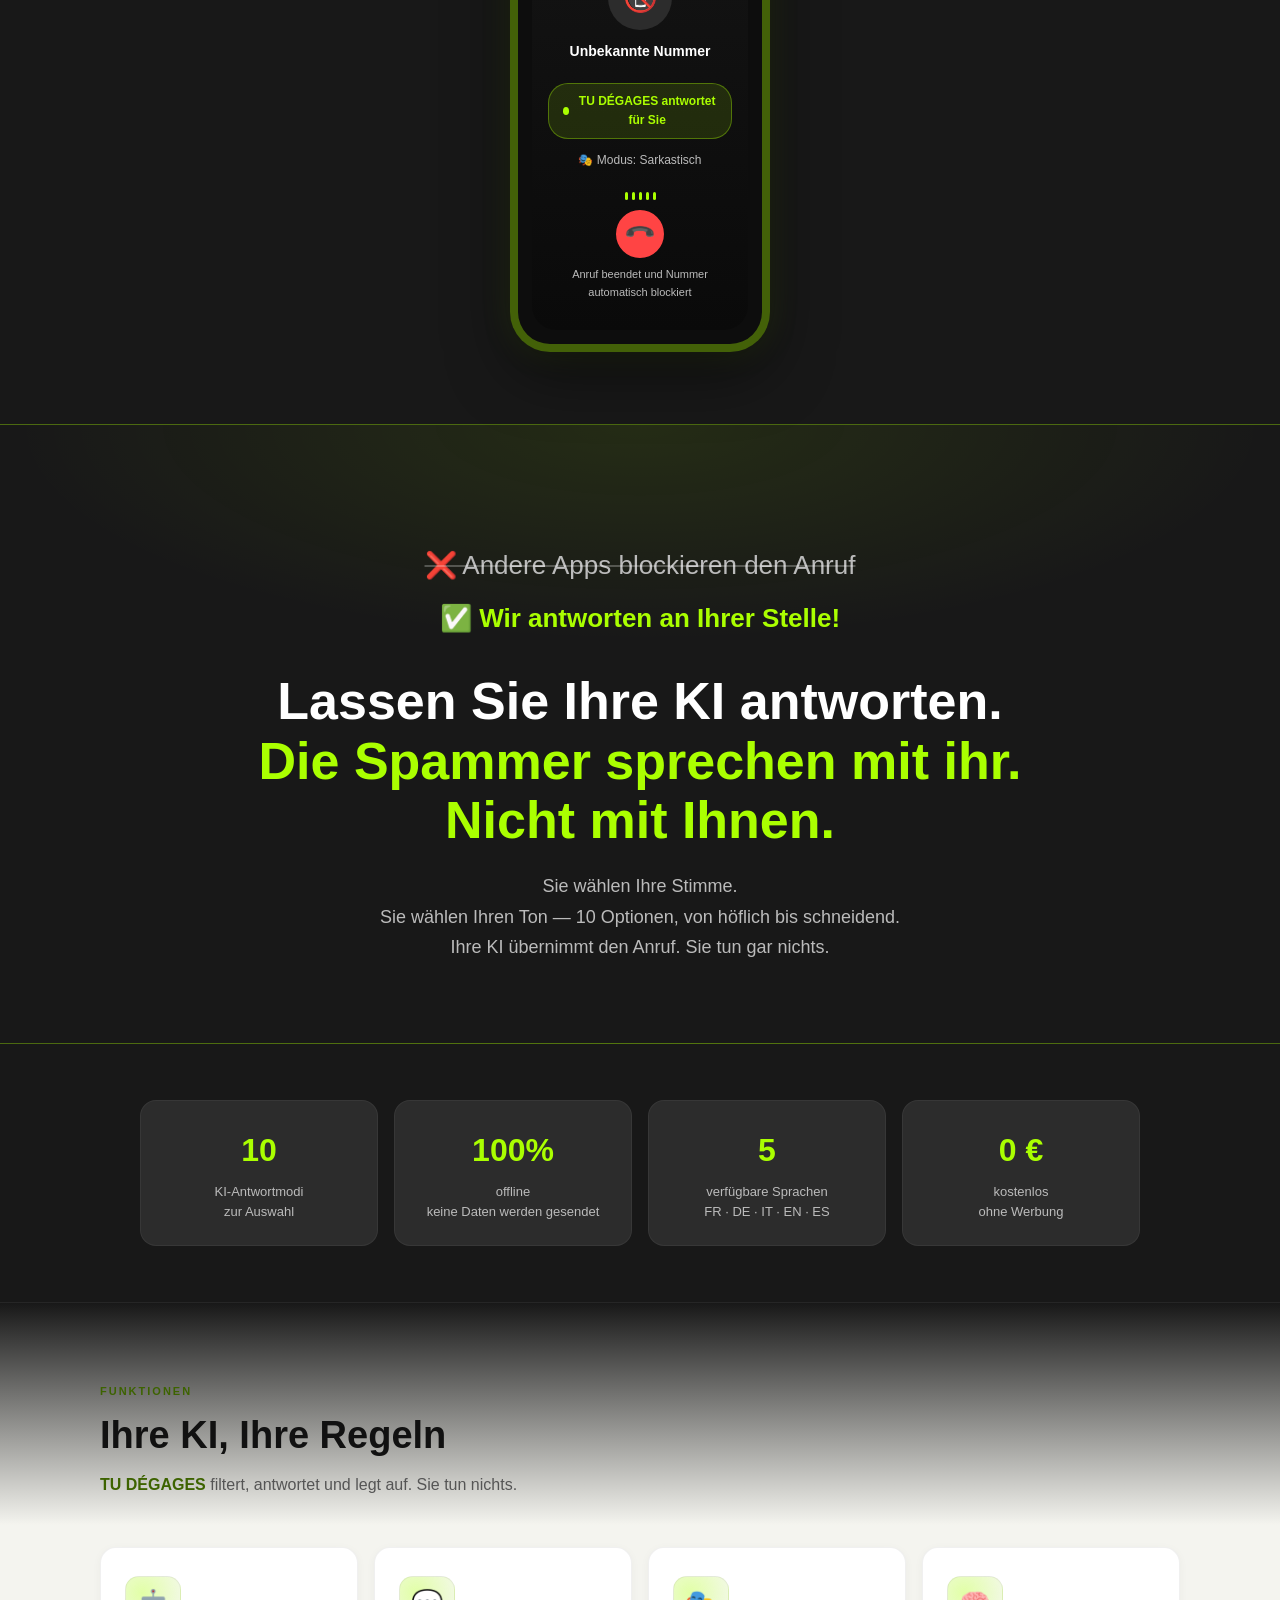
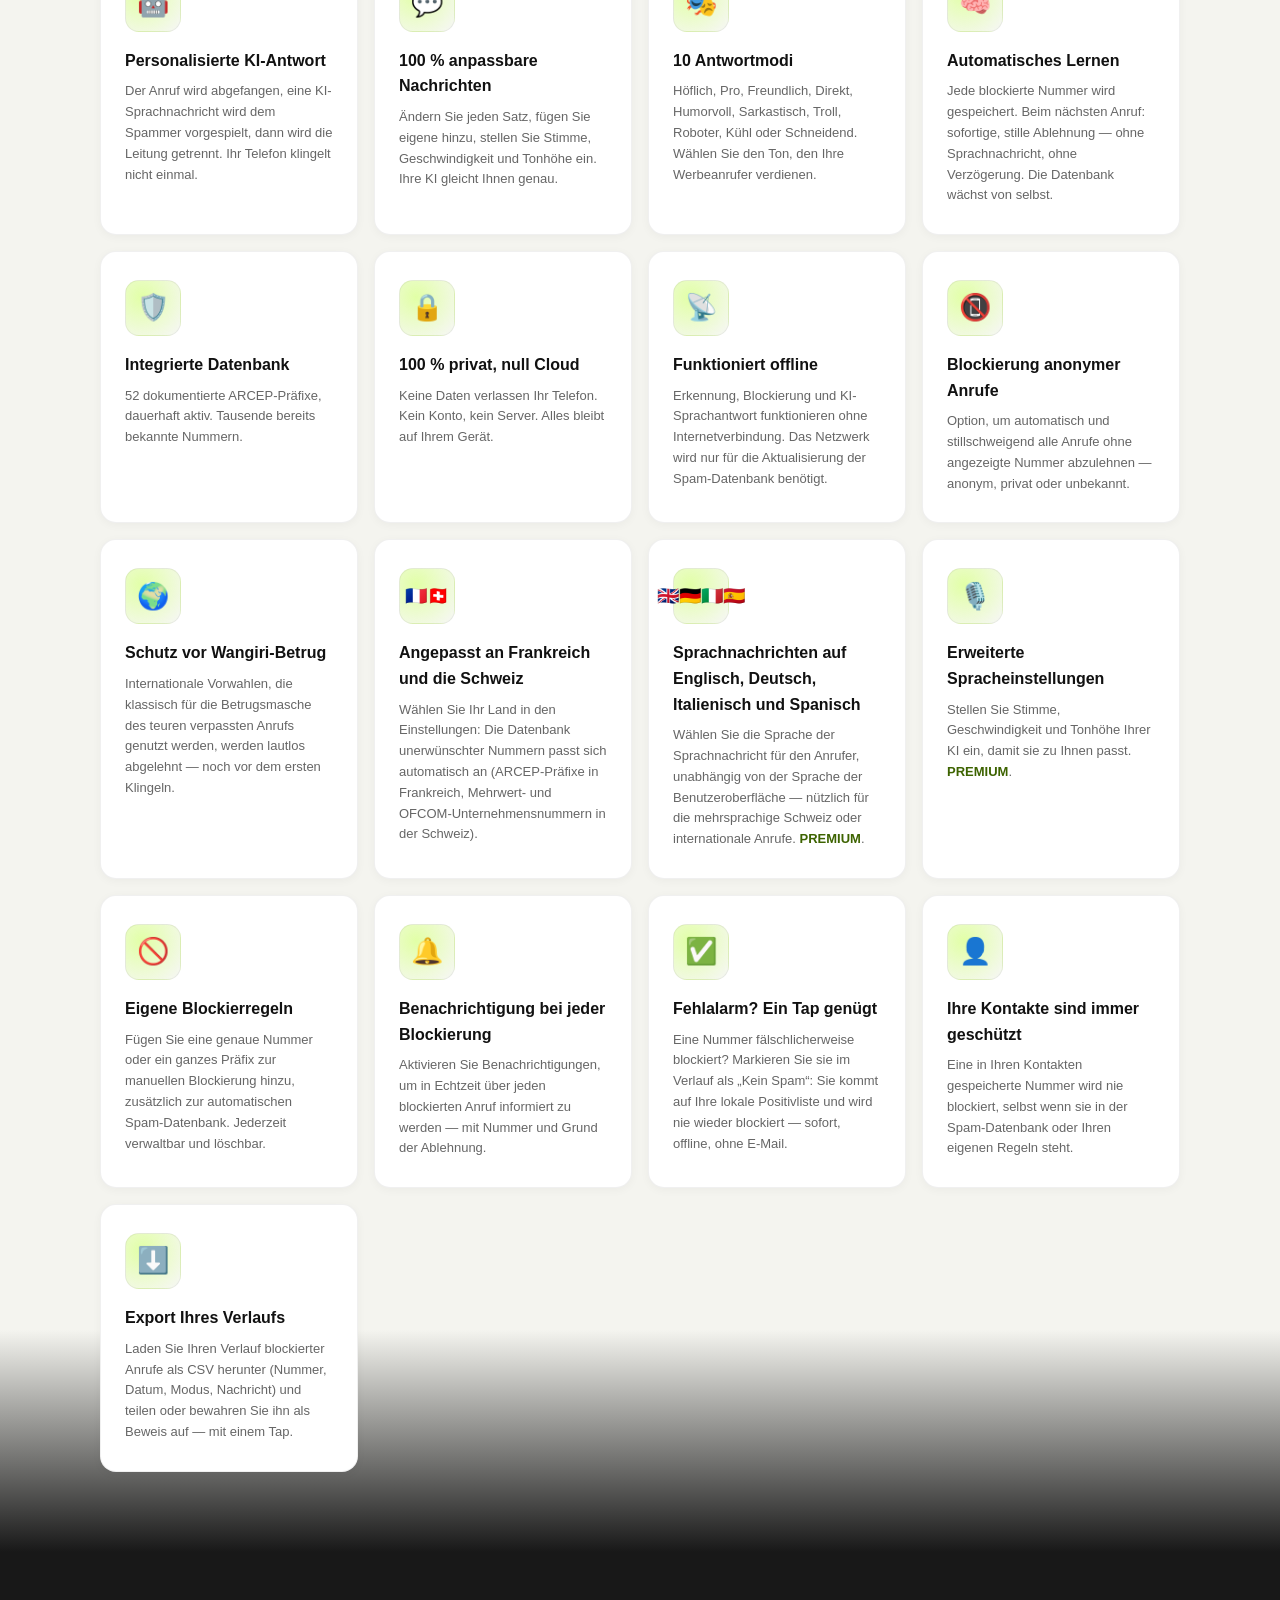
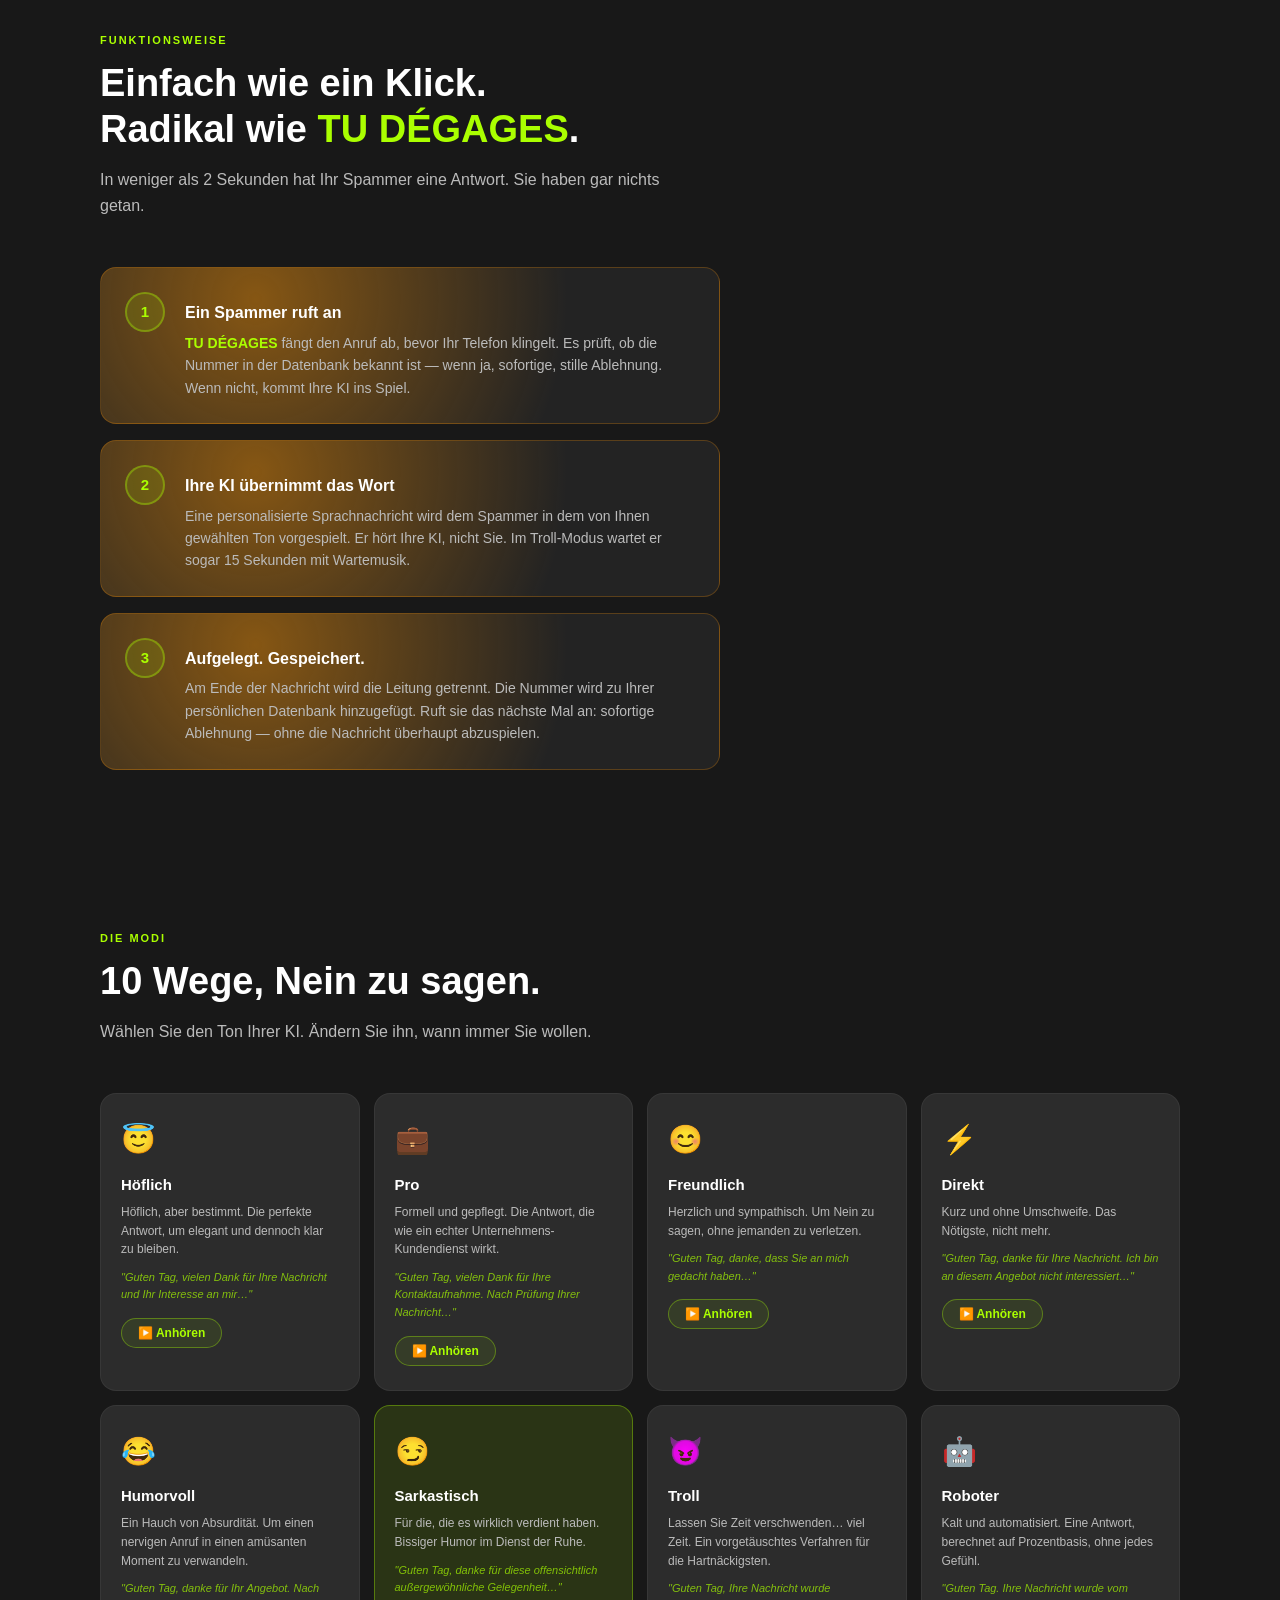
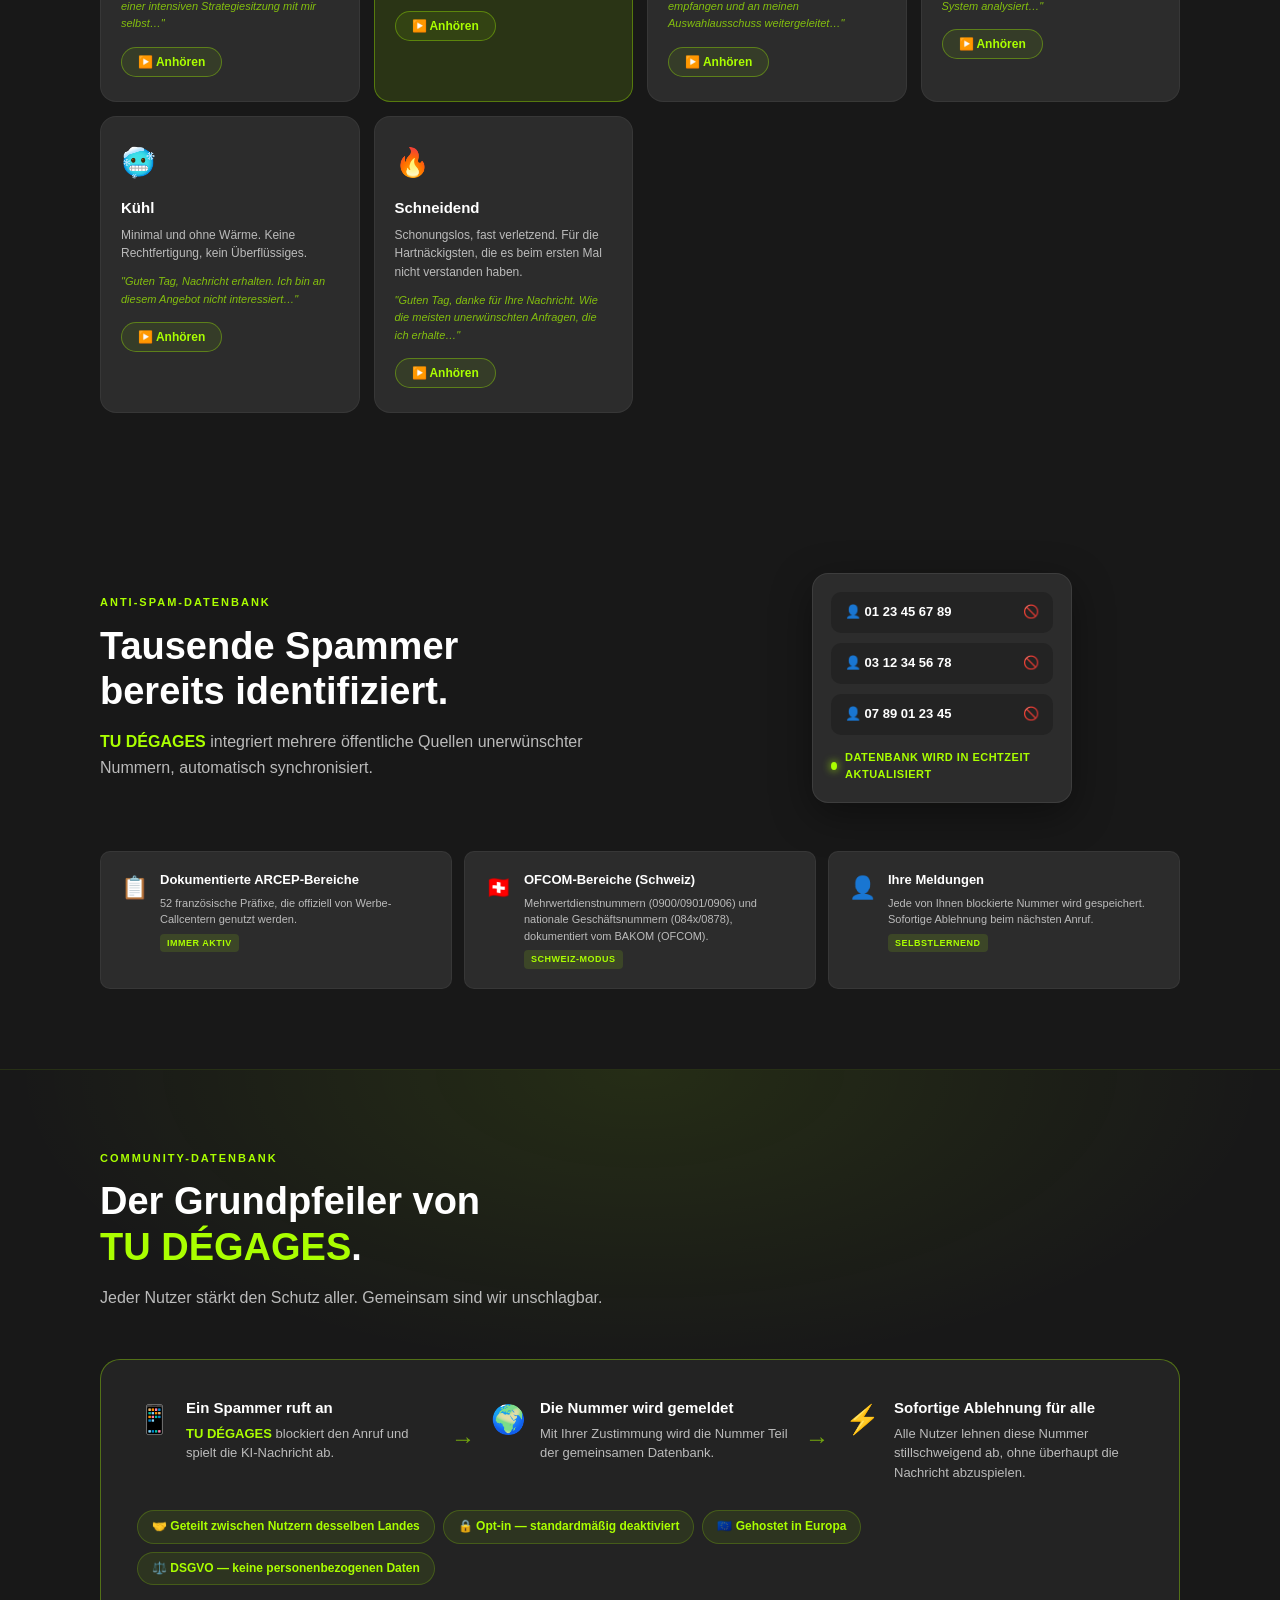
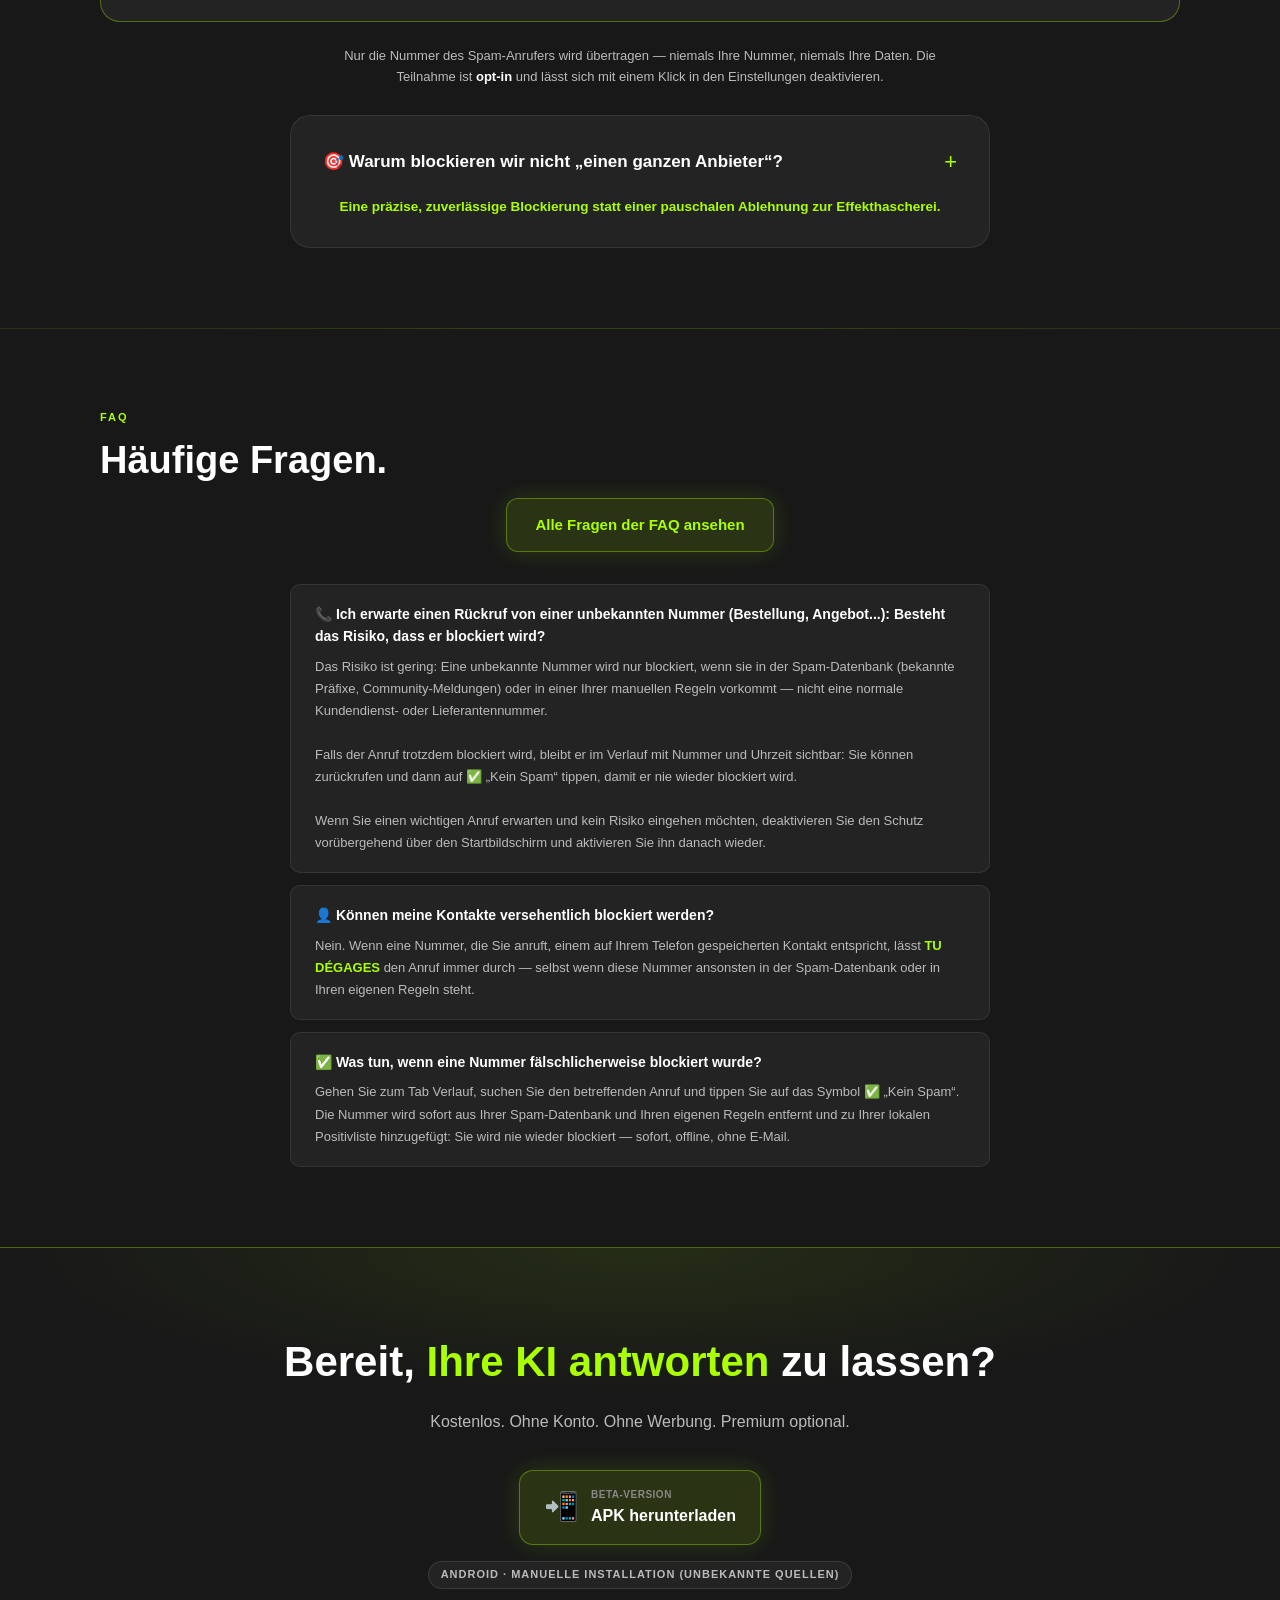
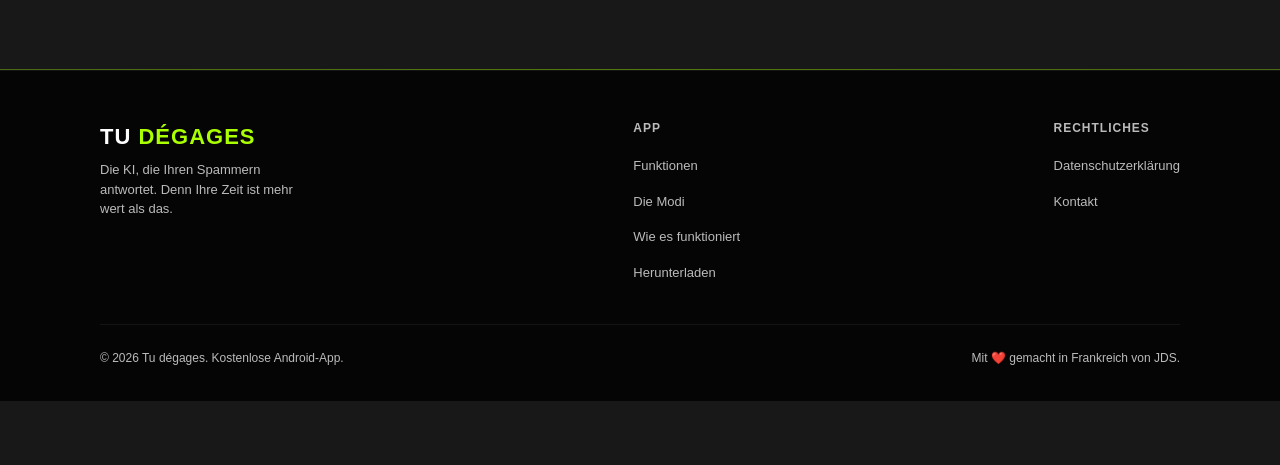
<file: docs/de/index.html>
<!DOCTYPE html>
<html lang="de">
<head>
  <meta charset="UTF-8">
  <meta name="viewport" content="width=device-width, initial-scale=1.0">
  <title>Tu dégages — Die KI, die Ihren Spammern antwortet</title>
  <meta name="description" content="Klassische Apps blockieren Anrufe. Unsere lässt Ihre KI mit dem von Ihnen gewählten Ton antworten. Intelligenter Anti-Spam-Schutz für Android.">
  <meta property="og:title" content="Tu dégages — Die KI, die Ihren Spammern antwortet">
  <meta property="og:description" content="Legen Sie nicht einfach nur auf. Lassen Sie Ihre persönliche KI mit dem Humor Ihrer Wahl antworten.">
  <meta property="og:type" content="website">
  <link rel="stylesheet" href="../css/style.css?v=11">
  <link rel="icon" href="data:image/svg+xml,<svg xmlns='http://www.w3.org/2000/svg' viewBox='0 0 100 100'><text y='.9em' font-size='90'>🤖</text></svg>">
  <link rel="alternate" hreflang="fr" href="https://tudegages.fr/">
  <link rel="alternate" hreflang="de" href="https://tudegages.fr/de/">
  <link rel="alternate" hreflang="it" href="https://tudegages.fr/it/">
  <link rel="alternate" hreflang="en" href="https://tudegages.fr/en/">
  <link rel="alternate" hreflang="es" href="https://tudegages.fr/es/">
  <link rel="alternate" hreflang="x-default" href="https://tudegages.fr/">
</head>
<body>

<!-- ── NAVIGATION ──────────────────────────────────────────────────────── -->
<nav>
  <div class="nav-logo">
    <img src="../img/robot.png" alt="" class="logo-icon">
    <div class="nav-logo-text">
      <span class="nav-logo-accent">TU DÉGAGES</span>
      <span class="nav-logo-tagline">Die KI, die Ihren Spammern antwortet.</span>
    </div>
  </div>
  <input type="checkbox" id="nav-toggle" class="nav-toggle-checkbox">
  <div class="nav-links">
    <a href="#fonctionnement">Wie es funktioniert</a>
    <a href="#modes">Die Modi</a>
    <a href="#base-spam">Anti-Spam-Datenbank</a>
    <a href="#communaute">Community</a>
    <a href="#telecharger" class="btn-nav">Herunterladen</a>
  </div>
  <div class="nav-lang">
    <a href="/" lang="fr" hreflang="fr" title="Français"><img src="../img/flag-fr.svg" class="flag-icon" alt="FR"><span class="nav-lang-label">FR</span></a>
    <a href="/de/" class="active" lang="de" hreflang="de" title="Deutsch"><img src="../img/flag-de.svg" class="flag-icon" alt="DE"><span class="nav-lang-label">D</span></a>
    <a href="/it/" lang="it" hreflang="it" title="Italiano"><img src="../img/flag-it.svg" class="flag-icon" alt="IT"><span class="nav-lang-label">IT</span></a>
    <a href="/en/" lang="en" hreflang="en" title="English"><img src="../img/flag-gb.svg" class="flag-icon" alt="GB"><span class="nav-lang-label">GB</span></a>
    <a href="/es/" lang="es" hreflang="es" title="Español"><img src="../img/flag-es.svg" class="flag-icon" alt="ES"><span class="nav-lang-label">ES</span></a>
  </div>
  <label for="nav-toggle" class="nav-toggle-btn" aria-label="Menu">☰</label>
</nav>

<!-- ── HERO ────────────────────────────────────────────────────────────── -->
<section class="hero">
  <div class="hero-inner">
    <div class="hero-glow">
      <div class="hero-appname hero-appname-accent">TU DÉGAGES !</div>
      <div class="hero-appname-translation">(Verschwinde)</div>
      <div class="hero-logo-wrap"><img src="../img/robot.png" alt="" class="hero-logo"></div>
      <p class="hero-welcome">Heißt Sie willkommen!</p>
    </div>
    <div class="hero-badge">🤖 Die App für intelligente Spam-Blockierung mit KI-Antwort</div>
    <div class="hero-badge-row">
      <span class="hero-mini-badge">📡 Funktioniert offline</span>
      <span class="hero-mini-badge hero-mini-badge-flags">📵 Blockierung anonymer Nummern <span class="flag-pairs"><span class="flag-pair">· FR <img src="../img/flag-fr.svg" alt="FR" class="flag-icon"></span> <span class="flag-pair">· CH <img src="../img/flag-ch.svg" alt="CH" class="flag-icon"></span> <span class="flag-pair">· UK <img src="../img/flag-gb.svg" alt="UK" class="flag-icon"></span> <span class="flag-pair">· DE <img src="../img/flag-de.svg" alt="DE" class="flag-icon"></span> <span class="flag-pair">· IT <img src="../img/flag-it.svg" alt="IT" class="flag-icon"></span> <span class="flag-pair">· ES <img src="../img/flag-es.svg" alt="ES" class="flag-icon"></span></span></span>
    </div>
    <h1>
      Werbeanrufer rufen Sie<br>ständig an?
      <span class="line-green">Ihre KI antwortet<br>ihnen gerne!</span>
    </h1>
    <p class="hero-sub">
      Legen Sie nicht einfach nur auf. Lassen Sie Ihre persönliche KI
      mit dem Humor Ihrer Wahl antworten — bevor das Gespräch beendet wird.
    </p>
    <div class="hero-cta">
      <a href="#telecharger" class="btn-primary">
        📱 Kostenlos herunterladen
      </a>
      <a href="#fonctionnement" class="btn-secondary">
        Wie es funktioniert →
      </a>
    </div>
  </div>
</section>

<!-- ── VORSCHAU ANRUFBILDSCHIRM ────────────────────────────────────────── -->
<section class="device-section">
  <div class="device-mockup reveal">
    <div class="device-notch"></div>
    <div class="device-screen">
      <div>
        <p class="device-label">Eingehender Anruf</p>
        <div class="device-caller-icon">📵</div>
        <p class="device-caller">Unbekannte Nummer</p>
      </div>
      <div class="device-middle">
        <div class="device-ai-badge"><span class="pulse-dot"></span> TU DÉGAGES antwortet für Sie</div>
        <p class="device-mode-chip">🎭 Modus: Sarkastisch</p>
        <div class="device-waveform">
          <span></span><span></span><span></span><span></span><span></span>
        </div>
      </div>
      <div class="device-bottom">
        <div class="device-end-call">📞</div>
        <p class="device-end-label">Anruf beendet und Nummer automatisch blockiert</p>
      </div>
    </div>
  </div>
</section>

<!-- ── DIFFÉRENCIATION ─────────────────────────────────────────────────── -->
<section class="diff-section">
  <div class="diff-inner reveal">
    <p class="diff-other diff-line-no">❌ Andere Apps blockieren den Anruf</p>
    <p class="diff-other diff-line-yes">✅ Wir antworten an Ihrer Stelle!</p>
    <h2 class="diff-headline">Lassen Sie Ihre KI antworten.<br><span>Die Spammer sprechen mit ihr. Nicht mit Ihnen.</span></h2>
    <p class="diff-sub">Sie wählen Ihre Stimme.<br>Sie wählen Ihren Ton — 10 Optionen, von höflich bis schneidend.<br>Ihre KI übernimmt den Anruf. Sie tun gar nichts.</p>
  </div>
</section>

<!-- ── BEWEIS / FAKTEN ─────────────────────────────────────────────────── -->
<section class="proof-section">
  <div class="proof-grid reveal">
    <div class="proof-stat">
      <div class="proof-number">10</div>
      <div class="proof-label">KI-Antwortmodi<br>zur Auswahl</div>
    </div>
    <div class="proof-stat">
      <div class="proof-number">100%</div>
      <div class="proof-label">offline<br>keine Daten werden gesendet</div>
    </div>
    <div class="proof-stat">
      <div class="proof-number">5</div>
      <div class="proof-label">verfügbare Sprachen<br>FR · DE · IT · EN · ES</div>
    </div>
    <div class="proof-stat">
      <div class="proof-number">0 €</div>
      <div class="proof-label">kostenlos<br>ohne Werbung</div>
    </div>
  </div>
</section>

<!-- ── FEATURES ────────────────────────────────────────────────────────── -->
<section id="features">
  <div class="section-inner reveal">
    <p class="section-label">Funktionen</p>
    <h2 class="section-title">Ihre KI, Ihre Regeln</h2>
    <p class="section-sub"><span class="brand">Tu dégages</span> filtert, antwortet und legt auf. Sie tun nichts.</p>
    <div class="feature-grid">
      <div class="feature-card reveal">
        <div class="feature-icon">🤖</div>
        <h3>Personalisierte KI-Antwort</h3>
        <p>Der Anruf wird abgefangen, eine KI-Sprachnachricht wird dem Spammer vorgespielt, dann wird die Leitung getrennt. Ihr Telefon klingelt nicht einmal.</p>
      </div>
      <div class="feature-card reveal">
        <div class="feature-icon">💬</div>
        <h3>100 % anpassbare Nachrichten</h3>
        <p>Ändern Sie jeden Satz, fügen Sie eigene hinzu, stellen Sie Stimme, Geschwindigkeit und Tonhöhe ein. Ihre KI gleicht Ihnen genau.</p>
      </div>
      <div class="feature-card reveal">
        <div class="feature-icon">🎭</div>
        <h3>10 Antwortmodi</h3>
        <p>Höflich, Pro, Freundlich, Direkt, Humorvoll, Sarkastisch, Troll, Roboter, Kühl oder Schneidend. Wählen Sie den Ton, den Ihre Werbeanrufer verdienen.</p>
      </div>
      <div class="feature-card reveal">
        <div class="feature-icon">🧠</div>
        <h3>Automatisches Lernen</h3>
        <p>Jede blockierte Nummer wird gespeichert. Beim nächsten Anruf: sofortige, stille Ablehnung — ohne Sprachnachricht, ohne Verzögerung. Die Datenbank wächst von selbst.</p>
      </div>
      <div class="feature-card reveal">
        <div class="feature-icon">🛡️</div>
        <h3>Integrierte Datenbank</h3>
        <p>52 dokumentierte ARCEP-Präfixe, dauerhaft aktiv. Tausende bereits bekannte Nummern.</p>
      </div>
      <div class="feature-card reveal">
        <div class="feature-icon">🔒</div>
        <h3>100 % privat, null Cloud</h3>
        <p>Keine Daten verlassen Ihr Telefon. Kein Konto, kein Server. Alles bleibt auf Ihrem Gerät.</p>
      </div>
      <div class="feature-card reveal">
        <div class="feature-icon">📡</div>
        <h3>Funktioniert offline</h3>
        <p>Erkennung, Blockierung und KI-Sprachantwort funktionieren ohne Internetverbindung. Das Netzwerk wird nur für die Aktualisierung der Spam-Datenbank benötigt.</p>
      </div>
      <div class="feature-card reveal">
        <div class="feature-icon">📵</div>
        <h3>Blockierung anonymer Anrufe</h3>
        <p>Option, um automatisch und stillschweigend alle Anrufe ohne angezeigte Nummer abzulehnen — anonym, privat oder unbekannt.</p>
      </div>
      <div class="feature-card reveal">
        <div class="feature-icon">🌍</div>
        <h3>Schutz vor Wangiri-Betrug</h3>
        <p>Internationale Vorwahlen, die klassisch für die Betrugsmasche des teuren verpassten Anrufs genutzt werden, werden lautlos abgelehnt — noch vor dem ersten Klingeln.</p>
      </div>
      <div class="feature-card reveal">
        <div class="feature-icon feature-icon-flags">🇫🇷🇨🇭</div>
        <h3>Angepasst an Frankreich und die Schweiz</h3>
        <p>Wählen Sie Ihr Land in den Einstellungen: Die Datenbank unerwünschter Nummern passt sich automatisch an (ARCEP-Präfixe in Frankreich, Mehrwert- und OFCOM-Unternehmensnummern in der Schweiz).</p>
      </div>
      <div class="feature-card reveal">
        <div class="feature-icon feature-icon-flags">🇬🇧🇩🇪🇮🇹🇪🇸</div>
        <h3>Sprachnachrichten auf Englisch, Deutsch, Italienisch und Spanisch</h3>
        <p>Wählen Sie die Sprache der Sprachnachricht für den Anrufer, unabhängig von der Sprache der Benutzeroberfläche — nützlich für die mehrsprachige Schweiz oder internationale Anrufe. <span class="brand">Premium</span>.</p>
      </div>
      <div class="feature-card reveal">
        <div class="feature-icon">🎙️</div>
        <h3>Erweiterte Spracheinstellungen</h3>
        <p>Stellen Sie Stimme, Geschwindigkeit und Tonhöhe Ihrer KI ein, damit sie zu Ihnen passt. <span class="brand">Premium</span>.</p>
      </div>
      <div class="feature-card reveal">
        <div class="feature-icon">🚫</div>
        <h3>Eigene Blockierregeln</h3>
        <p>Fügen Sie eine genaue Nummer oder ein ganzes Präfix zur manuellen Blockierung hinzu, zusätzlich zur automatischen Spam-Datenbank. Jederzeit verwaltbar und löschbar.</p>
      </div>
      <div class="feature-card reveal">
        <div class="feature-icon">🔔</div>
        <h3>Benachrichtigung bei jeder Blockierung</h3>
        <p>Aktivieren Sie Benachrichtigungen, um in Echtzeit über jeden blockierten Anruf informiert zu werden — mit Nummer und Grund der Ablehnung.</p>
      </div>
      <div class="feature-card reveal">
        <div class="feature-icon">✅</div>
        <h3>Fehlalarm? Ein Tap genügt</h3>
        <p>Eine Nummer fälschlicherweise blockiert? Markieren Sie sie im Verlauf als „Kein Spam“: Sie kommt auf Ihre lokale Positivliste und wird nie wieder blockiert — sofort, offline, ohne E-Mail.</p>
      </div>
      <div class="feature-card reveal">
        <div class="feature-icon">👤</div>
        <h3>Ihre Kontakte sind immer geschützt</h3>
        <p>Eine in Ihren Kontakten gespeicherte Nummer wird nie blockiert, selbst wenn sie in der Spam-Datenbank oder Ihren eigenen Regeln steht.</p>
      </div>
      <div class="feature-card reveal">
        <div class="feature-icon">⬇️</div>
        <h3>Export Ihres Verlaufs</h3>
        <p>Laden Sie Ihren Verlauf blockierter Anrufe als CSV herunter (Nummer, Datum, Modus, Nachricht) und teilen oder bewahren Sie ihn als Beweis auf — mit einem Tap.</p>
      </div>
    </div>
  </div>
</section>

<!-- ── COMMENT ÇA MARCHE ───────────────────────────────────────────────── -->
<section id="fonctionnement">
  <div class="section-inner reveal">
    <p class="section-label">Funktionsweise</p>
    <h2 class="section-title">Einfach wie ein Klick.<br>Radikal wie <span class="brand">Tu dégages</span>.</h2>
    <p class="section-sub">In weniger als 2 Sekunden hat Ihr Spammer eine Antwort. Sie haben gar nichts getan.</p>
    <div class="steps">
      <div class="step">
        <div class="step-num">1</div>
        <div class="step-body">
          <h3>Ein Spammer ruft an</h3>
          <p><span class="brand">Tu dégages</span> fängt den Anruf ab, bevor Ihr Telefon klingelt. Es prüft, ob die Nummer in der Datenbank bekannt ist — wenn ja, sofortige, stille Ablehnung. Wenn nicht, kommt Ihre KI ins Spiel.</p>
        </div>
      </div>
      <div class="step">
        <div class="step-num">2</div>
        <div class="step-body">
          <h3>Ihre KI übernimmt das Wort</h3>
          <p>Eine personalisierte Sprachnachricht wird dem Spammer in dem von Ihnen gewählten Ton vorgespielt. Er hört Ihre KI, nicht Sie. Im Troll-Modus wartet er sogar 15 Sekunden mit Wartemusik.</p>
        </div>
      </div>
      <div class="step">
        <div class="step-num">3</div>
        <div class="step-body">
          <h3>Aufgelegt. Gespeichert.</h3>
          <p>Am Ende der Nachricht wird die Leitung getrennt. Die Nummer wird zu Ihrer persönlichen Datenbank hinzugefügt. Ruft sie das nächste Mal an: sofortige Ablehnung — ohne die Nachricht überhaupt abzuspielen.</p>
        </div>
      </div>
    </div>
  </div>
</section>

<!-- ── MODES ───────────────────────────────────────────────────────────── -->
<section id="modes">
  <div class="section-inner reveal">
    <p class="section-label">Die Modi</p>
    <h2 class="section-title">10 Wege, Nein zu sagen.</h2>
    <p class="section-sub">Wählen Sie den Ton Ihrer KI. Ändern Sie ihn, wann immer Sie wollen.</p>
    <div class="modes-grid">
      <div class="mode-card reveal">
        <div class="mode-emoji">😇</div>
        <h3>Höflich</h3>
        <p>Höflich, aber bestimmt. Die perfekte Antwort, um elegant und dennoch klar zu bleiben.</p>
        <div class="mode-example">"Guten Tag, vielen Dank für Ihre Nachricht und Ihr Interesse an mir…"</div>
        <button class="mode-listen-btn" onclick="speakMode(this, 'Guten Tag,\n\nVielen Dank für Ihre Nachricht und Ihr Interesse an mir.\n\nNach Lektüre Ihres Angebots möchte ich vorerst nicht weiter darauf eingehen.\n\nVielen Dank für Ihr Verständnis und alles Gute für Ihre weiteren Vorhaben.')">▶️ Anhören</button>
      </div>
      <div class="mode-card reveal">
        <div class="mode-emoji">💼</div>
        <h3>Pro</h3>
        <p>Formell und gepflegt. Die Antwort, die wie ein echter Unternehmens-Kundendienst wirkt.</p>
        <div class="mode-example">"Guten Tag, vielen Dank für Ihre Kontaktaufnahme. Nach Prüfung Ihrer Nachricht…"</div>
        <button class="mode-listen-btn" onclick="speakMode(this, 'Guten Tag,\n\nVielen Dank für Ihre Kontaktaufnahme.\n\nNach Prüfung Ihrer Nachricht entspricht Ihr Angebot nicht meinen aktuellen Bedürfnissen. Ich möchte diesen Austausch daher nicht fortsetzen.\n\nVielen Dank für Ihre Bemühungen und einen schönen Tag noch.\n\nMit freundlichen Grüßen.')">▶️ Anhören</button>
      </div>
      <div class="mode-card reveal">
        <div class="mode-emoji">😊</div>
        <h3>Freundlich</h3>
        <p>Herzlich und sympathisch. Um Nein zu sagen, ohne jemanden zu verletzen.</p>
        <div class="mode-example">"Guten Tag, danke, dass Sie an mich gedacht haben…"</div>
        <button class="mode-listen-btn" onclick="speakMode(this, 'Guten Tag,\n\nDanke, dass Sie an mich gedacht haben.\n\nAuch wenn es interessant klingt, passt es momentan nicht zu mir. Ich werde es daher vorbeiziehen lassen.\n\nIch wünsche Ihnen trotzdem viel Erfolg bei Ihren weiteren Vorhaben.')">▶️ Anhören</button>
      </div>
      <div class="mode-card reveal">
        <div class="mode-emoji">⚡</div>
        <h3>Direkt</h3>
        <p>Kurz und ohne Umschweife. Das Nötigste, nicht mehr.</p>
        <div class="mode-example">"Guten Tag, danke für Ihre Nachricht. Ich bin an diesem Angebot nicht interessiert…"</div>
        <button class="mode-listen-btn" onclick="speakMode(this, 'Guten Tag,\n\nDanke für Ihre Nachricht.\n\nIch bin an diesem Angebot nicht interessiert und möchte diesbezüglich nicht erneut kontaktiert werden.\n\nAlles Gute.')">▶️ Anhören</button>
      </div>
      <div class="mode-card reveal">
        <div class="mode-emoji">😂</div>
        <h3>Humorvoll</h3>
        <p>Ein Hauch von Absurdität. Um einen nervigen Anruf in einen amüsanten Moment zu verwandeln.</p>
        <div class="mode-example">"Guten Tag, danke für Ihr Angebot. Nach einer intensiven Strategiesitzung mit mir selbst…"</div>
        <button class="mode-listen-btn" onclick="speakMode(this, 'Guten Tag,\n\nDanke für Ihr Angebot.\n\nNach einer intensiven Strategiesitzung mit mir selbst, einem Kaffee und meinem Kalender sind wir zu dem Schluss gekommen, dass dies nicht der richtige Moment ist.\n\nIch werde dieses Angebot daher ablehnen.\n\nEinen ausgezeichneten Tag noch.')">▶️ Anhören</button>
      </div>
      <div class="mode-card active reveal">
        <div class="mode-emoji">😏</div>
        <h3>Sarkastisch</h3>
        <p>Für die, die es wirklich verdient haben. Bissiger Humor im Dienst der Ruhe.</p>
        <div class="mode-example">"Guten Tag, danke für diese offensichtlich außergewöhnliche Gelegenheit…"</div>
        <button class="mode-listen-btn" onclick="speakMode(this, 'Guten Tag,\n\nDanke für diese offensichtlich außergewöhnliche Gelegenheit.\n\nLeider habe ich nach einer gründlichen Analyse von etwa drei Sekunden beschlossen, Ihrem Angebot nicht weiter nachzugehen.\n\nIch wünsche Ihnen trotzdem viel Glück bei der Suche nach begeisterungsfähigeren Interessenten.')">▶️ Anhören</button>
      </div>
      <div class="mode-card reveal">
        <div class="mode-emoji">😈</div>
        <h3>Troll</h3>
        <p>Lassen Sie Zeit verschwenden… viel Zeit. Ein vorgetäuschtes Verfahren für die Hartnäckigsten.</p>
        <div class="mode-example">"Guten Tag, Ihre Nachricht wurde empfangen und an meinen Auswahlausschuss weitergeleitet…"</div>
        <button class="mode-listen-btn" onclick="speakMode(this, 'Guten Tag,\n\nIhre Nachricht wurde empfangen und an meinen Auswahlausschuss weitergeleitet.\n\nNach mehreren lebhaften Debatten, zwei Gegenstimmen, einer Enthaltung und der Stimmenthaltung des Vorsitzenden fiel die Entscheidung: Ihr Angebot wird nicht berücksichtigt.\n\nWir danken Ihnen für Ihre Teilnahme und wünschen Ihnen alles Gute.')">▶️ Anhören</button>
      </div>
      <div class="mode-card reveal">
        <div class="mode-emoji">🤖</div>
        <h3>Roboter</h3>
        <p>Kalt und automatisiert. Eine Antwort, berechnet auf Prozentbasis, ohne jedes Gefühl.</p>
        <div class="mode-example">"Guten Tag. Ihre Nachricht wurde vom System analysiert…"</div>
        <button class="mode-listen-btn" onclick="speakMode(this, 'Guten Tag.\n\nIhre Nachricht wurde vom System analysiert.\n\nErgebnis: Angebot erkannt. Geschätztes Interessenniveau: 0,7 %.\n\nDurchgeführte Aktion: höfliche Ablehnung.\n\nVielen Dank für Ihr Verständnis.\n\nÜbertragung beendet.')">▶️ Anhören</button>
      </div>
      <div class="mode-card reveal">
        <div class="mode-emoji">🥶</div>
        <h3>Kühl</h3>
        <p>Minimal und ohne Wärme. Keine Rechtfertigung, kein Überflüssiges.</p>
        <div class="mode-example">"Guten Tag, Nachricht erhalten. Ich bin an diesem Angebot nicht interessiert…"</div>
        <button class="mode-listen-btn" onclick="speakMode(this, 'Guten Tag,\n\nNachricht erhalten.\n\nIch bin an diesem Angebot nicht interessiert.\n\nEs wird keine weitere Reaktion erfolgen.\n\nMit freundlichen Grüßen.')">▶️ Anhören</button>
      </div>
      <div class="mode-card reveal">
        <div class="mode-emoji">🔥</div>
        <h3>Schneidend</h3>
        <p>Schonungslos, fast verletzend. Für die Hartnäckigsten, die es beim ersten Mal nicht verstanden haben.</p>
        <div class="mode-example">"Guten Tag, danke für Ihre Nachricht. Wie die meisten unerwünschten Anfragen, die ich erhalte…"</div>
        <button class="mode-listen-btn" onclick="speakMode(this, 'Guten Tag,\n\nDanke für Ihre Nachricht.\n\nWie die meisten unerwünschten Anfragen, die ich erhalte, ist Ihr Angebot für mich ohne jedes Interesse.\n\nIch lade Sie daher ein, weder Ihre noch meine Zeit mit der Fortsetzung dieses Austauschs zu verschwenden.\n\nAlles Gute.')">▶️ Anhören</button>
      </div>
    </div>
  </div>
</section>

<!-- ── BASE SPAM ───────────────────────────────────────────────────────── -->
<section id="base-spam">
  <div class="section-inner reveal">
    <div class="base-spam-top">
      <div class="base-spam-text">
        <p class="section-label">Anti-Spam-Datenbank</p>
        <h2 class="section-title">Tausende Spammer<br>bereits identifiziert.</h2>
        <p class="section-sub" style="margin-bottom:0"><span class="brand">Tu dégages</span> integriert mehrere öffentliche Quellen unerwünschter Nummern, automatisch synchronisiert.</p>
      </div>
      <div class="base-spam-visual">
        <div class="spam-shield">
          <svg viewBox="0 0 100 100" aria-hidden="true">
            <path d="M50 4 L90 18 V46 C90 70 73 88 50 96 C27 88 10 70 10 46 V18 Z" fill="#0d0d0d" stroke="#aaff00" stroke-width="4"/>
            <path d="M34 50 L46 62 L68 38" fill="none" stroke="#aaff00" stroke-width="7" stroke-linecap="round" stroke-linejoin="round"/>
          </svg>
        </div>
        <div class="phone-mockup">
          <div class="phone-row"><span>👤 01 23 45 67 89</span><span class="phone-block">🚫</span></div>
          <div class="phone-row"><span>👤 03 12 34 56 78</span><span class="phone-block">🚫</span></div>
          <div class="phone-row"><span>👤 07 89 01 23 45</span><span class="phone-block">🚫</span></div>
          <div class="phone-status"><span class="dot"></span> Datenbank wird in Echtzeit aktualisiert</div>
        </div>
      </div>
    </div>
    <div class="sources-grid">
      <div class="source-card reveal">
        <div class="source-icon">📋</div>
        <div>
          <h4>Dokumentierte ARCEP-Bereiche</h4>
          <p>52 französische Präfixe, die offiziell von Werbe-Callcentern genutzt werden.</p>
          <span class="badge-active">Immer aktiv</span>
        </div>
      </div>
      <div class="source-card reveal">
        <div class="source-icon">🇨🇭</div>
        <div>
          <h4>OFCOM-Bereiche (Schweiz)</h4>
          <p>Mehrwertdienstnummern (0900/0901/0906) und nationale Geschäftsnummern (084x/0878), dokumentiert vom BAKOM (OFCOM).</p>
          <span class="badge-active">Schweiz-Modus</span>
        </div>
      </div>
      <div class="source-card reveal">
        <div class="source-icon">👤</div>
        <div>
          <h4>Ihre Meldungen</h4>
          <p>Jede von Ihnen blockierte Nummer wird gespeichert. Sofortige Ablehnung beim nächsten Anruf.</p>
          <span class="badge-active">Selbstlernend</span>
        </div>
      </div>
    </div>
  </div>
</section>

<!-- ── COMMUNAUTÉ ──────────────────────────────────────────────────────── -->
<section id="communaute" class="community-section">
  <div class="section-inner reveal">
    <p class="section-label">Community-Datenbank</p>
    <h2 class="section-title">Der Grundpfeiler von<br><span class="brand">Tu dégages</span>.</h2>
    <p class="section-sub">Jeder Nutzer stärkt den Schutz aller. Gemeinsam sind wir unschlagbar.</p>
    <div class="community-card">
      <div class="community-how">
        <div class="community-step">
          <div class="comm-icon">📱</div>
          <div>
            <strong>Ein Spammer ruft an</strong>
            <p><span class="brand">Tu dégages</span> blockiert den Anruf und spielt die KI-Nachricht ab.</p>
          </div>
        </div>
        <div class="community-arrow">→</div>
        <div class="community-step">
          <div class="comm-icon">🌍</div>
          <div>
            <strong>Die Nummer wird gemeldet</strong>
            <p>Mit Ihrer Zustimmung wird die Nummer Teil der gemeinsamen Datenbank.</p>
          </div>
        </div>
        <div class="community-arrow">→</div>
        <div class="community-step">
          <div class="comm-icon">⚡</div>
          <div>
            <strong>Sofortige Ablehnung für alle</strong>
            <p>Alle Nutzer lehnen diese Nummer stillschweigend ab, ohne überhaupt die Nachricht abzuspielen.</p>
          </div>
        </div>
      </div>
      <div class="community-badges">
        <span class="comm-badge">🤝 Geteilt zwischen Nutzern desselben Landes</span>
        <span class="comm-badge">🔒 Opt-in — standardmäßig deaktiviert</span>
        <span class="comm-badge">🇪🇺 Gehostet in Europa</span>
        <span class="comm-badge">⚖️ DSGVO — keine personenbezogenen Daten</span>
      </div>
    </div>
    <p class="community-note">Nur die Nummer des Spam-Anrufers wird übertragen — niemals Ihre Nummer, niemals Ihre Daten. Die Teilnahme ist <strong>opt-in</strong> und lässt sich mit einem Klick in den Einstellungen deaktivieren.</p>

    <div class="philosophy-card">
      <details>
        <summary>🎯 Warum blockieren wir nicht „einen ganzen Anbieter“?</summary>
        <div class="accordion-body">
          <p>Manche konkurrierende Apps werben damit, Nummern ganzer VoIP-Anbieter (Aircall, Vonage, Manifone, Tata Communications, CM Telecom usw.) komplett zu blockieren. <span class="brand">Tu dégages</span> hat den umgekehrten Weg gewählt.</p>
          <p>Diese Anbieter sind allgemeine VoIP-Dienstleister, keine „Spam-Anbieter“. Sie werden sowohl von Callcentern für Werbeanrufe ❌ als auch von seriösen Unternehmen genutzt — Kundendienst, Lieferungen, Arzttermine, Handwerker ✅. „Ganz Aircall“ oder „ganz Vonage“ zu blockieren, würde auch diese legitimen Anrufe blockieren.</p>
          <p>Der richtige Ansatz ist die oben beschriebene Community-Datenbank: Sie erfasst die <strong>tatsächlich als Spam gemeldeten Nummern</strong>, unabhängig vom dahinterstehenden Anbieter — ohne jemals legitime Nutzungen desselben Anbieters zu bestrafen.</p>
        </div>
      </details>
      <p class="philosophy-conclusion">Eine präzise, zuverlässige Blockierung statt einer pauschalen Ablehnung zur Effekthascherei.</p>
    </div>
  </div>
</section>

<!-- ── FAQ ─────────────────────────────────────────────────────────────── -->
<section id="faq">
  <div class="section-inner reveal">
    <p class="section-label">FAQ</p>
    <h2 class="section-title">Häufige Fragen.</h2>
    <div style="text-align:center;margin-bottom:32px">
      <a href="faq.html" class="btn-faq-highlight">Alle Fragen der FAQ ansehen</a>
    </div>
    <div class="faq-grid">
      <div class="faq-card reveal">
        <h4>📞 Ich erwarte einen Rückruf von einer unbekannten Nummer (Bestellung, Angebot...): Besteht das Risiko, dass er blockiert wird?</h4>
        <p>Das Risiko ist gering: Eine unbekannte Nummer wird nur blockiert, wenn sie in der Spam-Datenbank (bekannte Präfixe, Community-Meldungen) oder in einer Ihrer manuellen Regeln vorkommt — nicht eine normale Kundendienst- oder Lieferantennummer.<br><br>
        Falls der Anruf trotzdem blockiert wird, bleibt er im Verlauf mit Nummer und Uhrzeit sichtbar: Sie können zurückrufen und dann auf ✅ „Kein Spam“ tippen, damit er nie wieder blockiert wird.<br><br>
        Wenn Sie einen wichtigen Anruf erwarten und kein Risiko eingehen möchten, deaktivieren Sie den Schutz vorübergehend über den Startbildschirm und aktivieren Sie ihn danach wieder.</p>
      </div>
      <div class="faq-card reveal">
        <h4>👤 Können meine Kontakte versehentlich blockiert werden?</h4>
        <p>Nein. Wenn eine Nummer, die Sie anruft, einem auf Ihrem Telefon gespeicherten Kontakt entspricht, lässt <span class="brand">Tu dégages</span> den Anruf immer durch — selbst wenn diese Nummer ansonsten in der Spam-Datenbank oder in Ihren eigenen Regeln steht.</p>
      </div>
      <div class="faq-card reveal">
        <h4>✅ Was tun, wenn eine Nummer fälschlicherweise blockiert wurde?</h4>
        <p>Gehen Sie zum Tab Verlauf, suchen Sie den betreffenden Anruf und tippen Sie auf das Symbol ✅ „Kein Spam“. Die Nummer wird sofort aus Ihrer Spam-Datenbank und Ihren eigenen Regeln entfernt und zu Ihrer lokalen Positivliste hinzugefügt: Sie wird nie wieder blockiert — sofort, offline, ohne E-Mail.</p>
      </div>
    </div>
  </div>
</section>

<!-- ── CTA ─────────────────────────────────────────────────────────────── -->
<section id="telecharger" class="cta-band reveal">
  <h2>Bereit, <span>Ihre KI antworten</span> zu lassen?</h2>
  <p>Kostenlos. Ohne Konto. Ohne Werbung. Premium optional.</p>
  <a href="../downloads/tu-degages.apk" class="store-badge" download>
    <span class="store-icon">📲</span>
    <div style="text-align:left">
      <div style="font-size:10px;color:#888;text-transform:uppercase;letter-spacing:.5px">Beta-Version</div>
      <div style="font-size:16px;font-weight:800">APK herunterladen</div>
    </div>
  </a>
  <br>
  <span class="coming-soon">Android · manuelle Installation (unbekannte Quellen)</span>
</section>

<!-- ── FOOTER ──────────────────────────────────────────────────────────── -->
<footer>
  <div class="footer-inner">
    <div class="footer-brand">
      <div class="logo">TU <span>DÉGAGES</span></div>
      <p>Die KI, die Ihren Spammern antwortet. Denn Ihre Zeit ist mehr wert als das.</p>
    </div>
    <div class="footer-links">
      <h4>App</h4>
      <ul>
        <li><a href="#features">Funktionen</a></li>
        <li><a href="#modes">Die Modi</a></li>
        <li><a href="#fonctionnement">Wie es funktioniert</a></li>
        <li><a href="#telecharger">Herunterladen</a></li>
      </ul>
    </div>
    <div class="footer-links">
      <h4>Rechtliches</h4>
      <ul>
        <li><a href="privacy.html">Datenschutzerklärung</a></li>
        <li><a href="mailto:contact@tudegages.fr">Kontakt</a></li>
      </ul>
    </div>
  </div>
  <div class="footer-bottom">
    <p>© 2026 Tu dégages. Kostenlose Android-App.</p>
    <p>Mit ❤️ gemacht in Frankreich von JDS.</p>
  </div>
</footer>

<!-- ── BARRE DE NAVIGATION FIXE ────────────────────────────────────────── -->
<nav class="app-bottom-nav">
  <a href="#" class="app-nav-item active">
    <span class="app-nav-icon">🏠</span>
    <span>Start</span>
  </a>
  <a href="#modes" class="app-nav-item">
    <span class="app-nav-icon">🛡️</span>
    <span>Schutz</span>
  </a>
  <a href="#base-spam" class="app-nav-item">
    <span class="app-nav-icon">🕐</span>
    <span>Verlauf</span>
  </a>
  <a href="#communaute" class="app-nav-item">
    <span class="app-nav-icon">👤</span>
    <span>Profil</span>
  </a>
</nav>

<script>
function speakMode(btn, text) {
  if (!('speechSynthesis' in window)) {
    alert("Ihr Browser unterstützt die Sprachausgabe nicht.");
    return;
  }
  if (window.speechSynthesis.speaking) {
    window.speechSynthesis.cancel();
    document.querySelectorAll('.mode-listen-btn.speaking').forEach(b => {
      b.classList.remove('speaking');
      b.textContent = '▶️ Anhören';
    });
    return;
  }
  const utterance = new SpeechSynthesisUtterance(text);
  utterance.lang = 'de-DE';
  utterance.onend = () => { btn.classList.remove('speaking'); btn.textContent = '▶️ Anhören'; };
  utterance.onerror = () => { btn.classList.remove('speaking'); btn.textContent = '▶️ Anhören'; };
  btn.classList.add('speaking');
  btn.textContent = '⏸️ Läuft…';
  window.speechSynthesis.speak(utterance);
}

document.querySelectorAll('.nav-links a').forEach(link => {
  link.addEventListener('click', () => {
    document.getElementById('nav-toggle').checked = false;
  });
});

const revealEls = document.querySelectorAll('.reveal');
if ('IntersectionObserver' in window) {
  const revealObserver = new IntersectionObserver((entries, observer) => {
    entries.forEach(entry => {
      if (entry.isIntersecting) {
        entry.target.classList.add('visible');
        observer.unobserve(entry.target);
      }
    });
  }, { threshold: 0.15 });
  revealEls.forEach(el => revealObserver.observe(el));
} else {
  revealEls.forEach(el => el.classList.add('visible'));
}
</script>

</body>
</html>
</file>
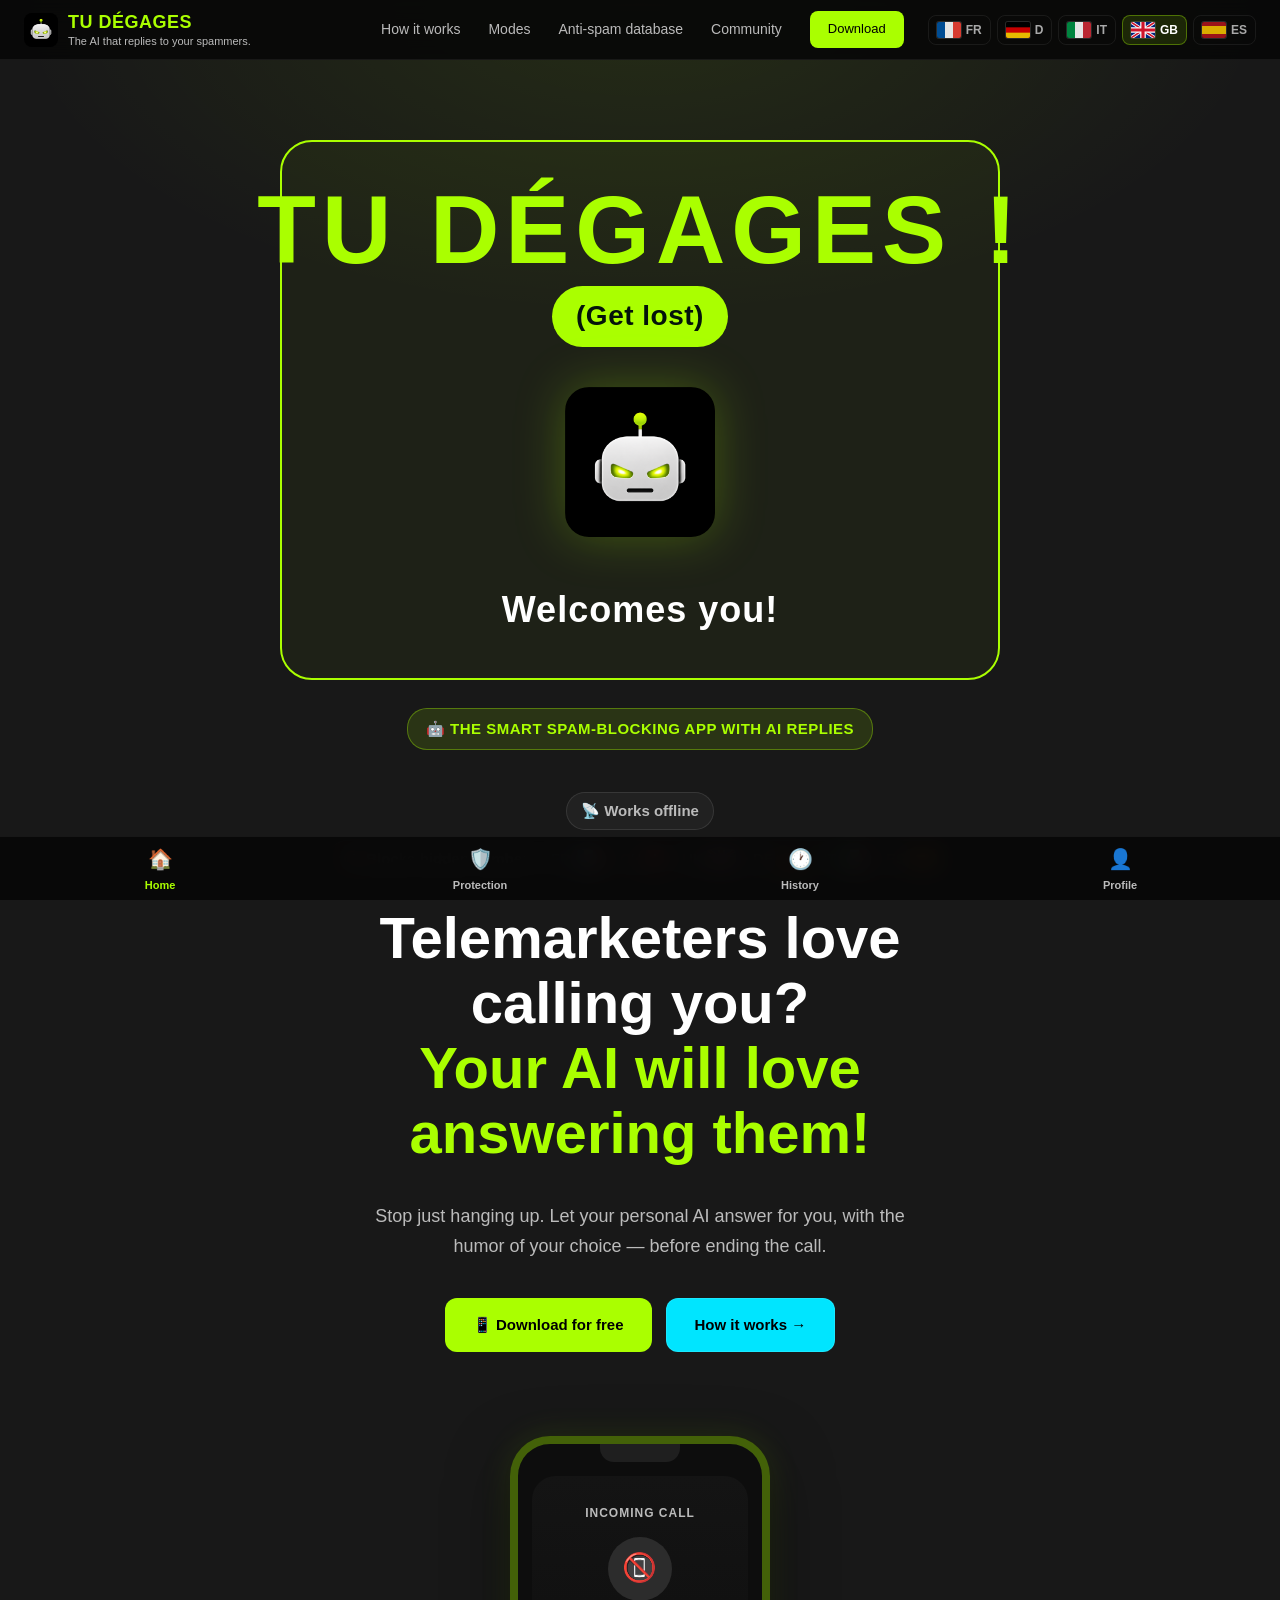
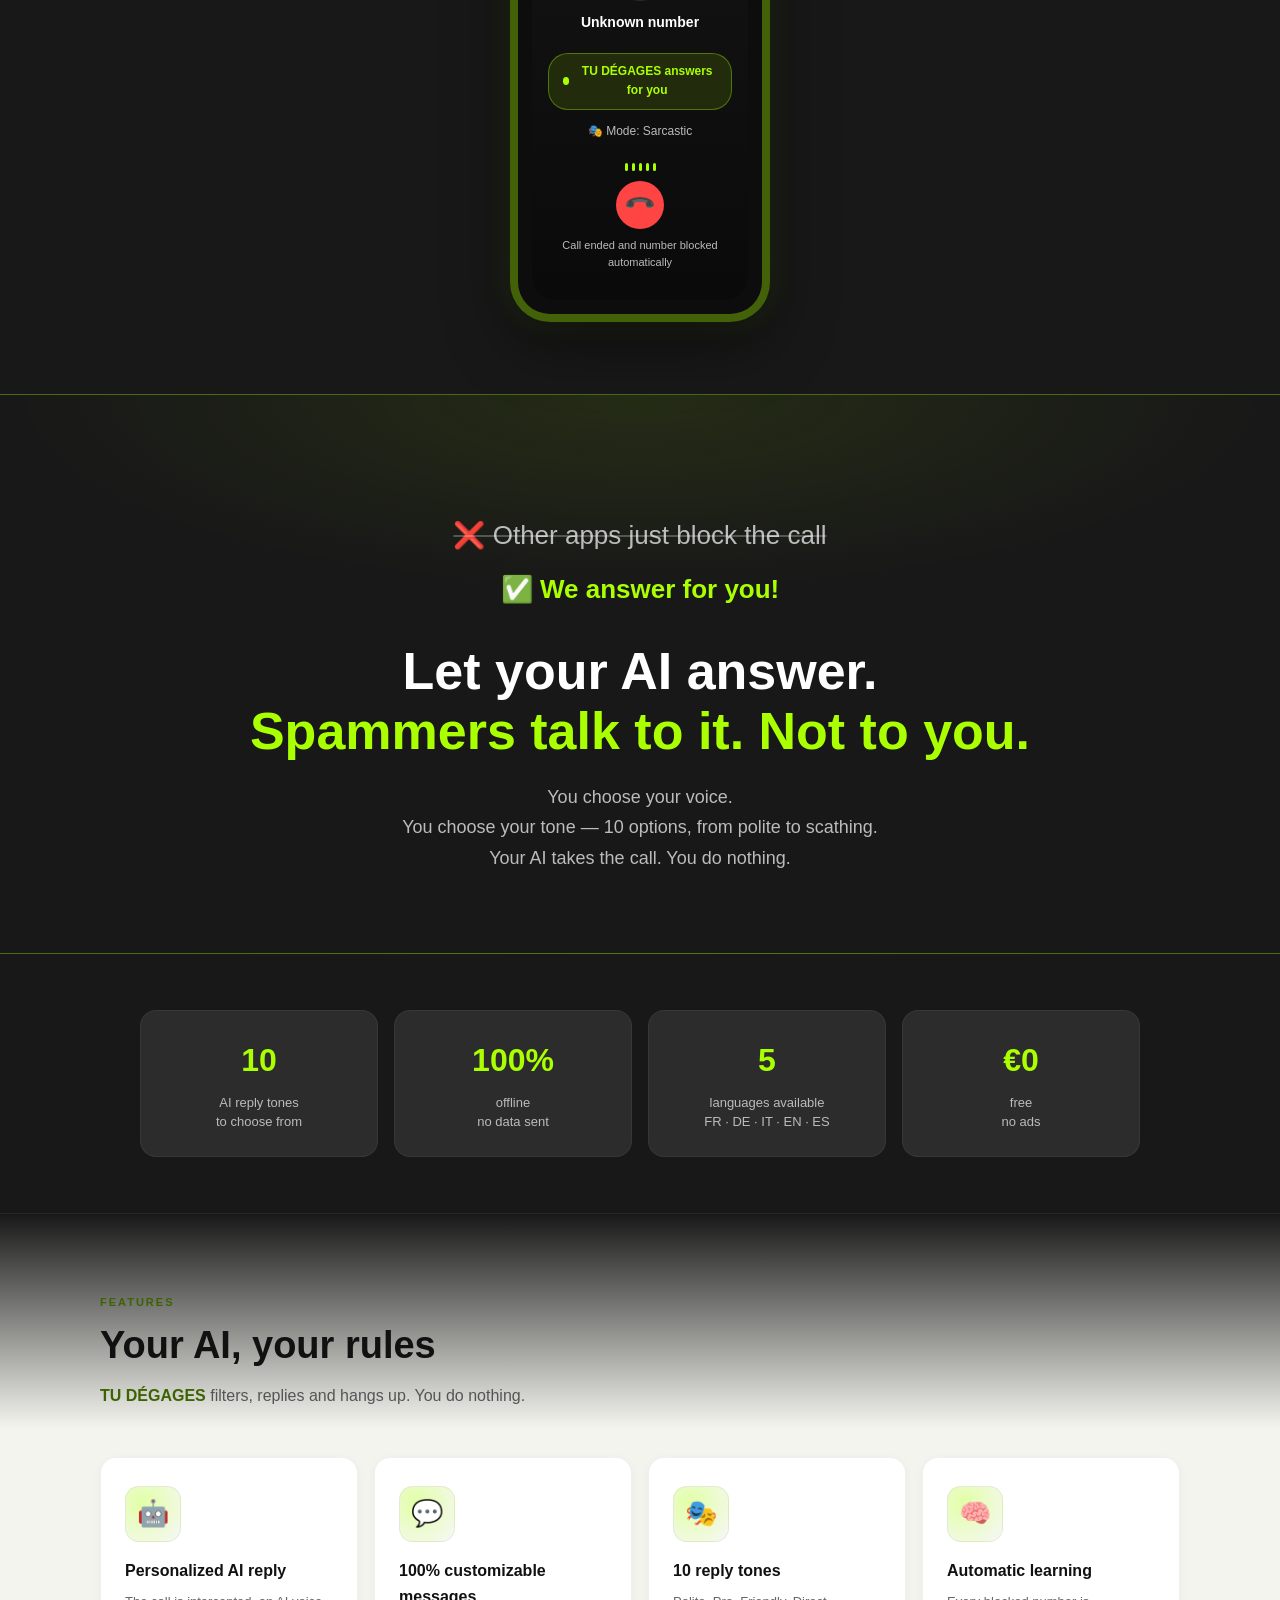
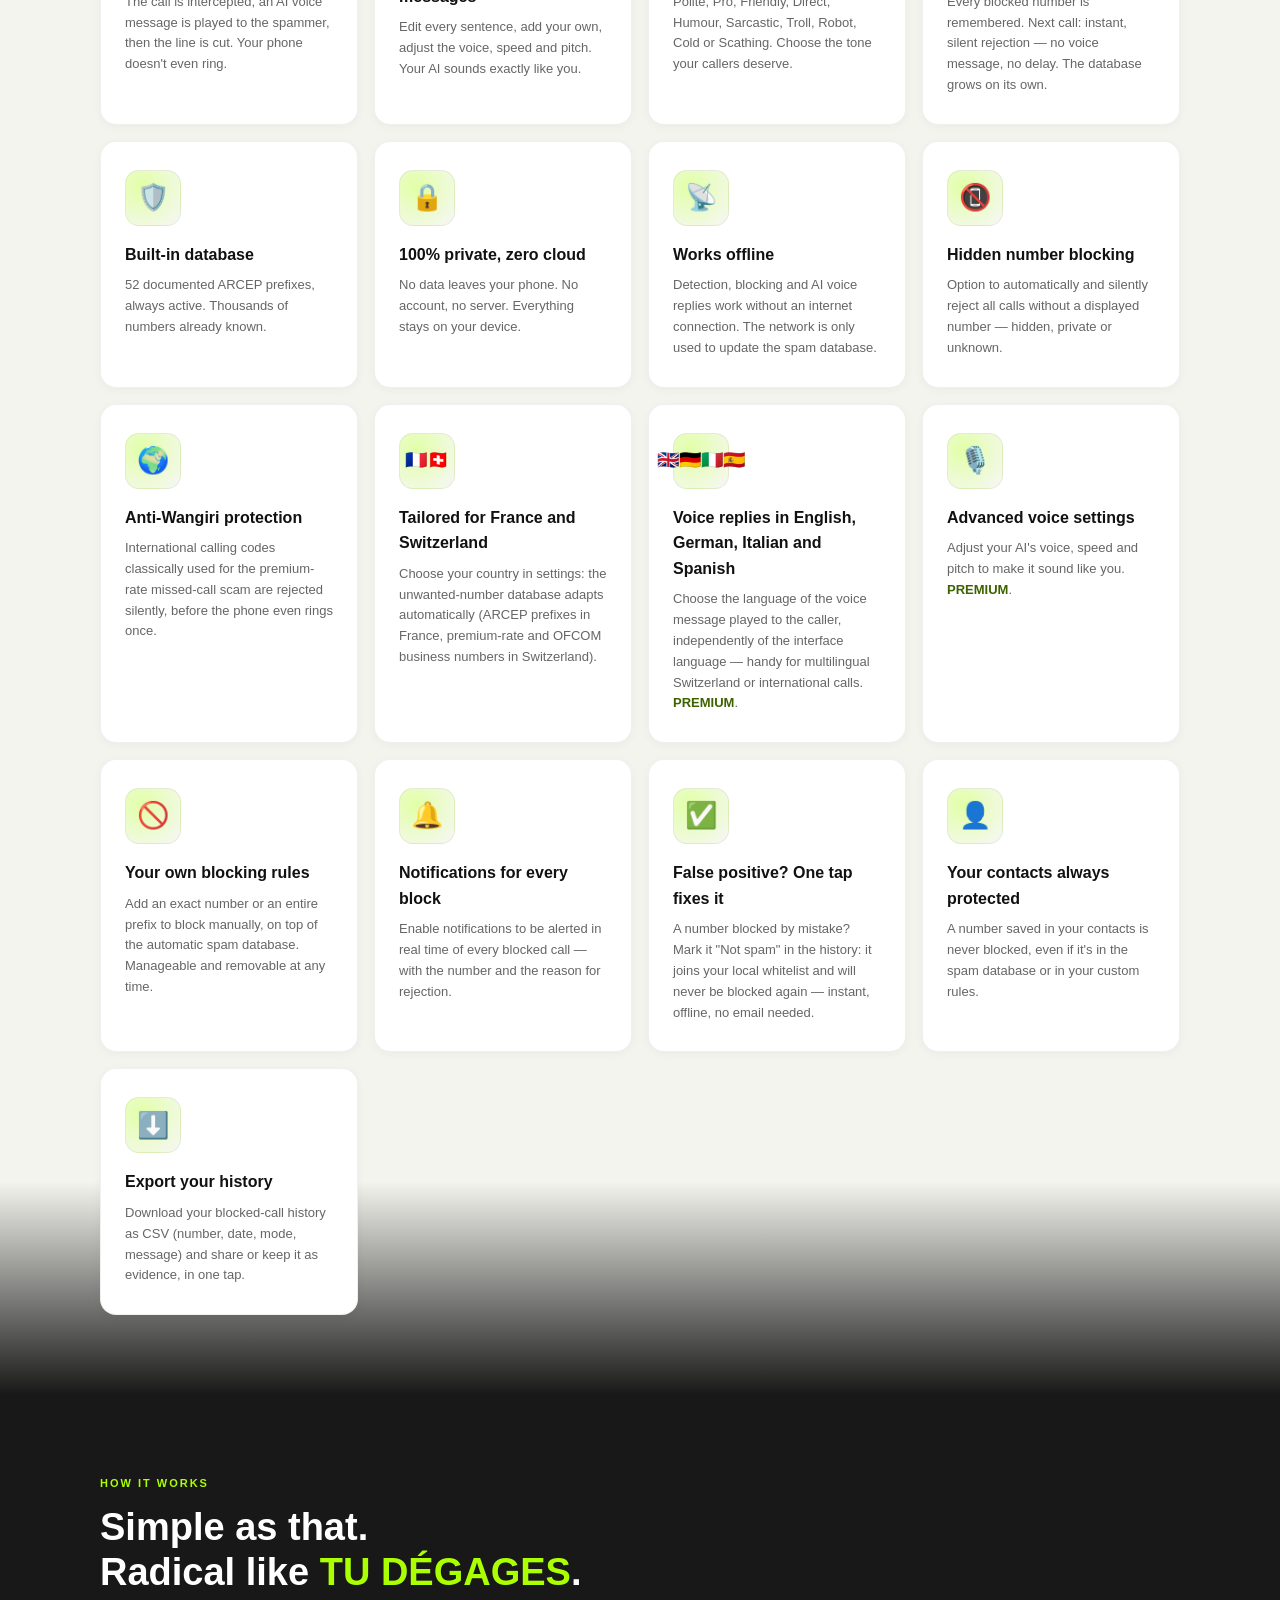
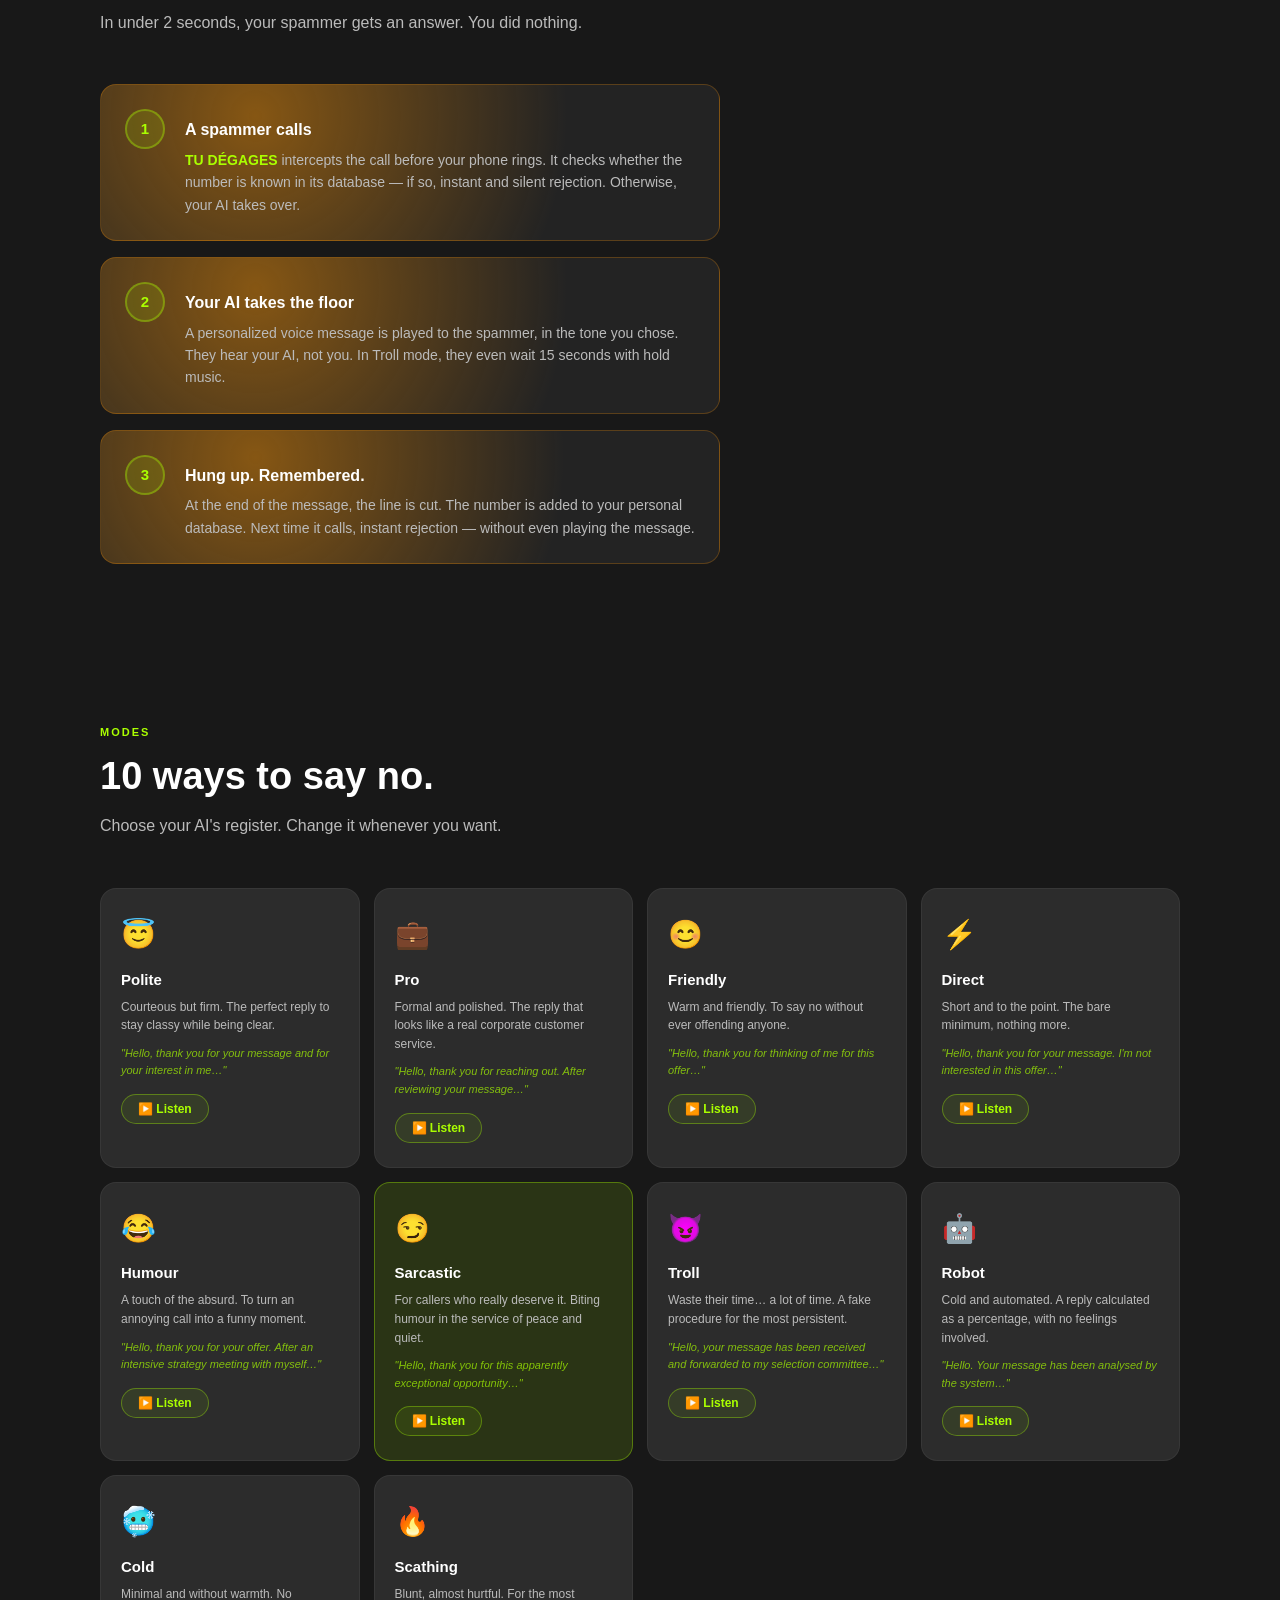
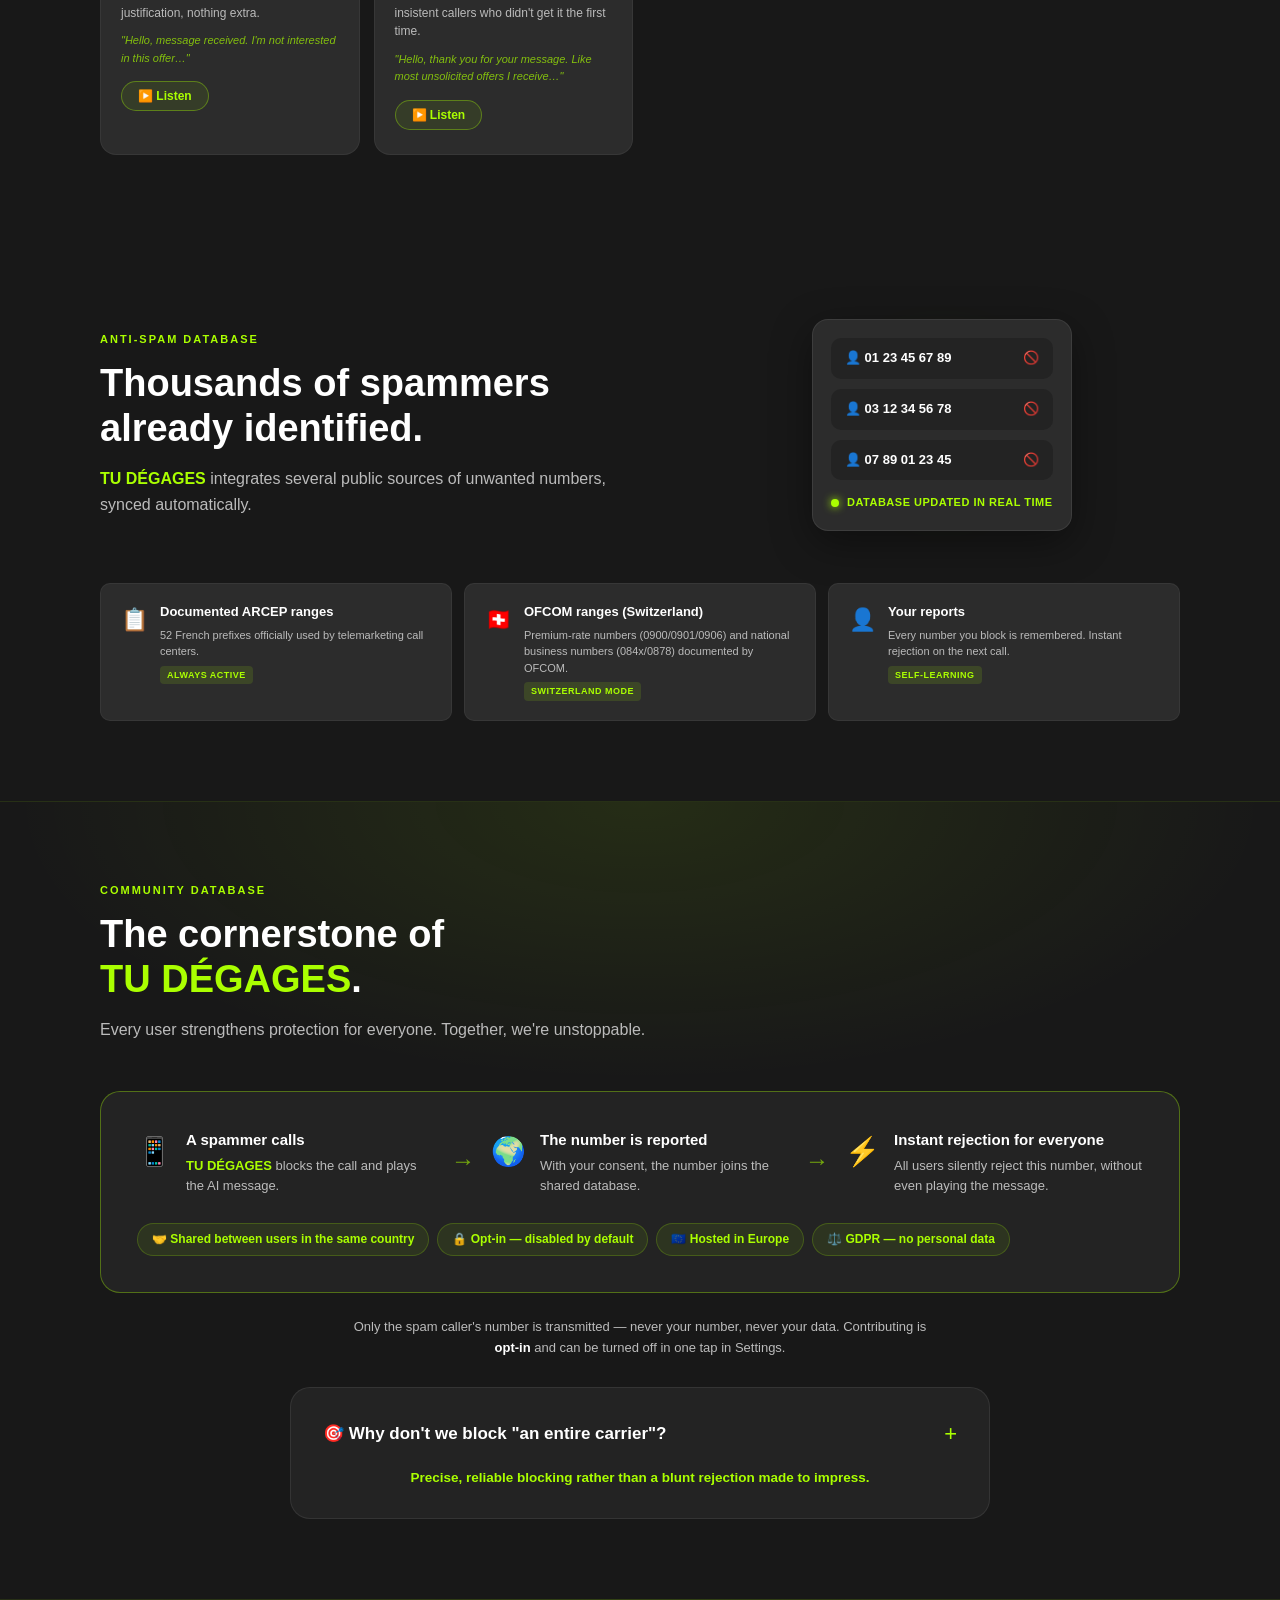
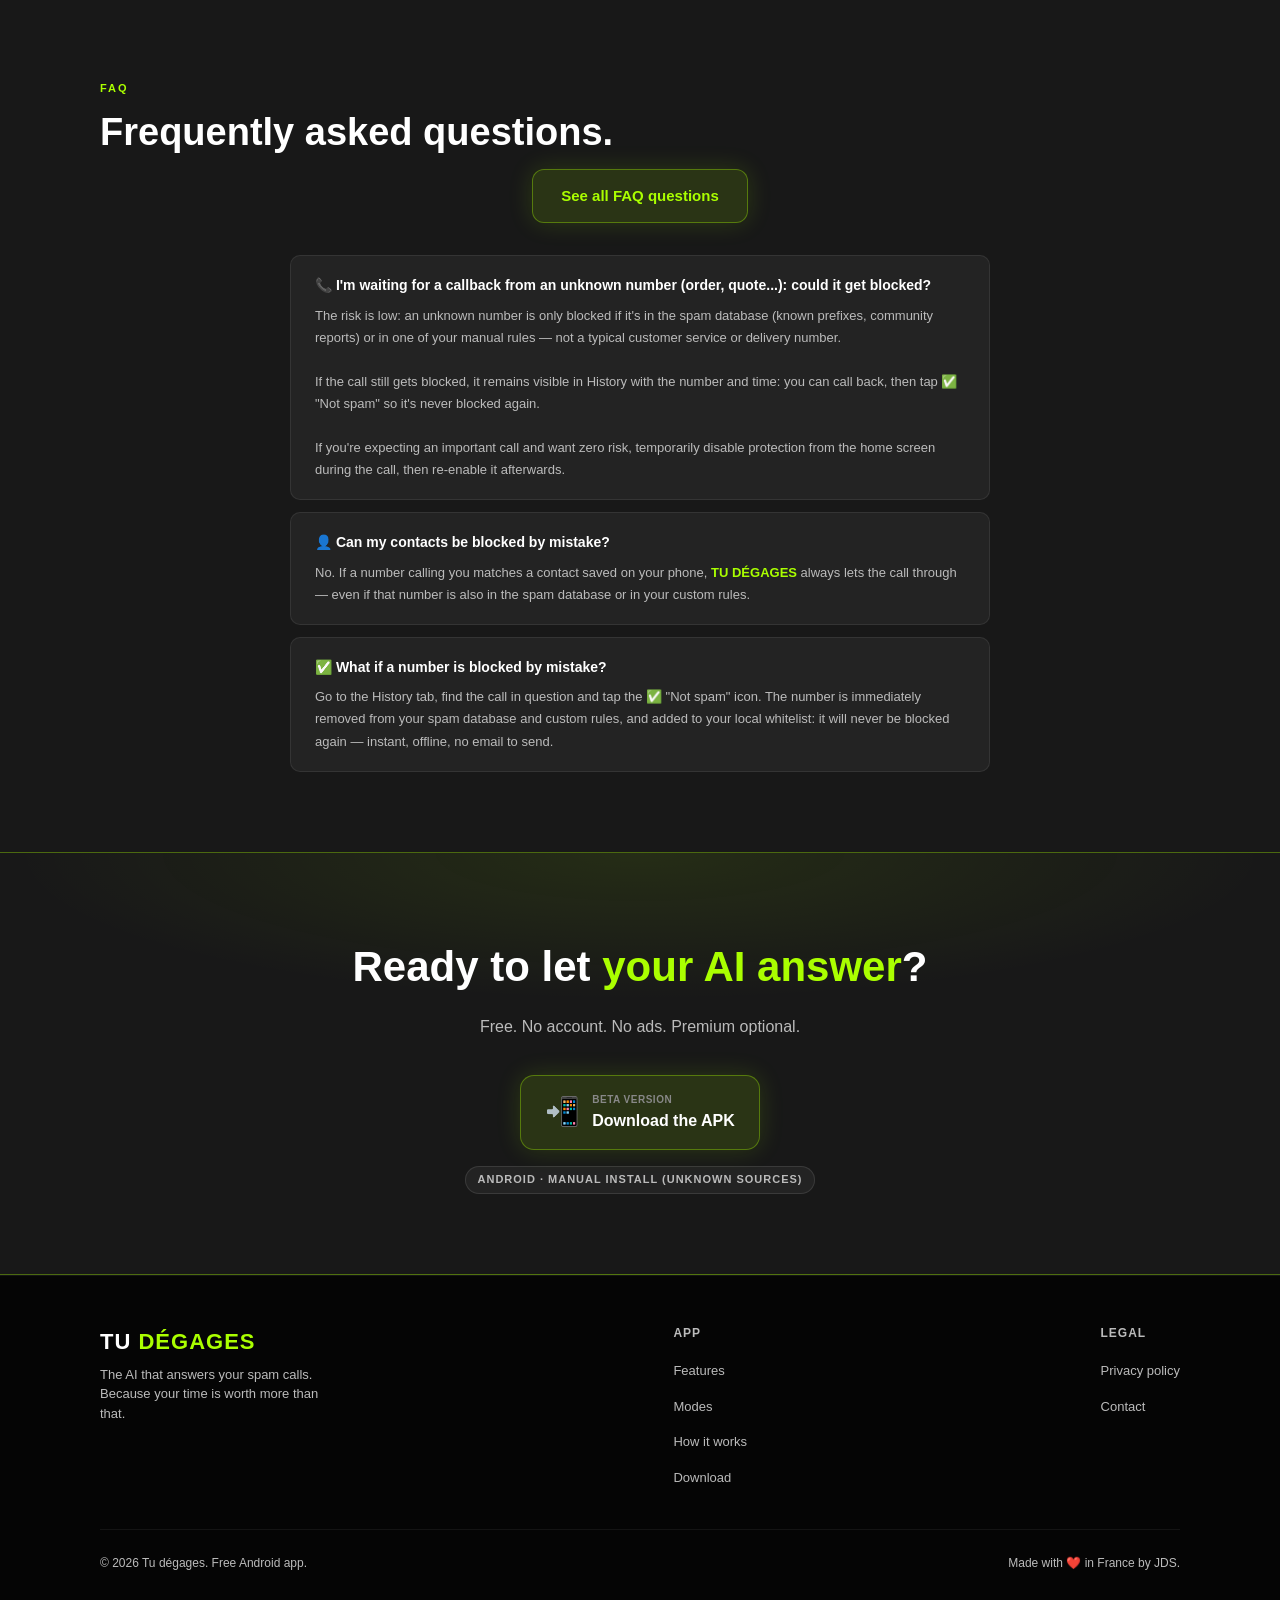
<file: docs/en/index.html>
<!DOCTYPE html>
<html lang="en">
<head>
  <meta charset="UTF-8">
  <meta name="viewport" content="width=device-width, initial-scale=1.0">
  <title>Tu dégages — The AI that answers your spam calls</title>
  <meta name="description" content="Classic apps just block calls. Ours lets your AI answer with the tone you choose. Smart anti-spam for Android.">
  <meta property="og:title" content="Tu dégages — The AI that answers your spam calls">
  <meta property="og:description" content="Stop just hanging up. Let your personal AI answer for you, with the humor of your choice.">
  <meta property="og:type" content="website">
  <link rel="stylesheet" href="../css/style.css?v=11">
  <link rel="icon" href="data:image/svg+xml,<svg xmlns='http://www.w3.org/2000/svg' viewBox='0 0 100 100'><text y='.9em' font-size='90'>🤖</text></svg>">
  <link rel="alternate" hreflang="fr" href="https://tudegages.fr/">
  <link rel="alternate" hreflang="de" href="https://tudegages.fr/de/">
  <link rel="alternate" hreflang="it" href="https://tudegages.fr/it/">
  <link rel="alternate" hreflang="en" href="https://tudegages.fr/en/">
  <link rel="alternate" hreflang="es" href="https://tudegages.fr/es/">
  <link rel="alternate" hreflang="x-default" href="https://tudegages.fr/">
</head>
<body>

<!-- ── NAVIGATION ──────────────────────────────────────────────────────── -->
<nav>
  <div class="nav-logo">
    <img src="../img/robot.png" alt="" class="logo-icon">
    <div class="nav-logo-text">
      <span class="nav-logo-accent">TU DÉGAGES</span>
      <span class="nav-logo-tagline">The AI that replies to your spammers.</span>
    </div>
  </div>
  <input type="checkbox" id="nav-toggle" class="nav-toggle-checkbox">
  <div class="nav-links">
    <a href="#fonctionnement">How it works</a>
    <a href="#modes">Modes</a>
    <a href="#base-spam">Anti-spam database</a>
    <a href="#communaute">Community</a>
    <a href="#telecharger" class="btn-nav">Download</a>
  </div>
  <div class="nav-lang">
    <a href="/" lang="fr" hreflang="fr" title="Français"><img src="../img/flag-fr.svg" class="flag-icon" alt="FR"><span class="nav-lang-label">FR</span></a>
    <a href="/de/" lang="de" hreflang="de" title="Deutsch"><img src="../img/flag-de.svg" class="flag-icon" alt="DE"><span class="nav-lang-label">D</span></a>
    <a href="/it/" lang="it" hreflang="it" title="Italiano"><img src="../img/flag-it.svg" class="flag-icon" alt="IT"><span class="nav-lang-label">IT</span></a>
    <a href="/en/" class="active" lang="en" hreflang="en" title="English"><img src="../img/flag-gb.svg" class="flag-icon" alt="GB"><span class="nav-lang-label">GB</span></a>
    <a href="/es/" lang="es" hreflang="es" title="Español"><img src="../img/flag-es.svg" class="flag-icon" alt="ES"><span class="nav-lang-label">ES</span></a>
  </div>
  <label for="nav-toggle" class="nav-toggle-btn" aria-label="Menu">☰</label>
</nav>

<!-- ── HERO ────────────────────────────────────────────────────────────── -->
<section class="hero">
  <div class="hero-inner">
    <div class="hero-glow">
      <div class="hero-appname hero-appname-accent">TU DÉGAGES !</div>
      <div class="hero-appname-translation">(Get lost)</div>
      <div class="hero-logo-wrap"><img src="../img/robot.png" alt="" class="hero-logo"></div>
      <p class="hero-welcome">Welcomes you!</p>
    </div>
    <div class="hero-badge">🤖 The smart spam-blocking app with AI replies</div>
    <div class="hero-badge-row">
      <span class="hero-mini-badge">📡 Works offline</span>
      <span class="hero-mini-badge hero-mini-badge-flags">📵 Blocks hidden numbers <span class="flag-pairs"><span class="flag-pair">· FR <img src="../img/flag-fr.svg" alt="FR" class="flag-icon"></span> <span class="flag-pair">· CH <img src="../img/flag-ch.svg" alt="CH" class="flag-icon"></span> <span class="flag-pair">· UK <img src="../img/flag-gb.svg" alt="UK" class="flag-icon"></span> <span class="flag-pair">· DE <img src="../img/flag-de.svg" alt="DE" class="flag-icon"></span> <span class="flag-pair">· IT <img src="../img/flag-it.svg" alt="IT" class="flag-icon"></span> <span class="flag-pair">· ES <img src="../img/flag-es.svg" alt="ES" class="flag-icon"></span></span></span>
    </div>
    <h1>
      Telemarketers love<br>calling you?
      <span class="line-green">Your AI will love<br>answering them!</span>
    </h1>
    <p class="hero-sub">
      Stop just hanging up. Let your personal AI answer for you,
      with the humor of your choice — before ending the call.
    </p>
    <div class="hero-cta">
      <a href="#telecharger" class="btn-primary">
        📱 Download for free
      </a>
      <a href="#fonctionnement" class="btn-secondary">
        How it works →
      </a>
    </div>
  </div>
</section>

<!-- ── CALL SCREEN PREVIEW ─────────────────────────────────────────────── -->
<section class="device-section">
  <div class="device-mockup reveal">
    <div class="device-notch"></div>
    <div class="device-screen">
      <div>
        <p class="device-label">Incoming call</p>
        <div class="device-caller-icon">📵</div>
        <p class="device-caller">Unknown number</p>
      </div>
      <div class="device-middle">
        <div class="device-ai-badge"><span class="pulse-dot"></span> TU DÉGAGES answers for you</div>
        <p class="device-mode-chip">🎭 Mode: Sarcastic</p>
        <div class="device-waveform">
          <span></span><span></span><span></span><span></span><span></span>
        </div>
      </div>
      <div class="device-bottom">
        <div class="device-end-call">📞</div>
        <p class="device-end-label">Call ended and number blocked automatically</p>
      </div>
    </div>
  </div>
</section>

<!-- ── DIFFERENTIATOR ──────────────────────────────────────────────────── -->
<section class="diff-section">
  <div class="diff-inner reveal">
    <p class="diff-other diff-line-no">❌ Other apps just block the call</p>
    <p class="diff-other diff-line-yes">✅ We answer for you!</p>
    <h2 class="diff-headline">Let your AI answer.<br><span>Spammers talk to it. Not to you.</span></h2>
    <p class="diff-sub">You choose your voice.<br>You choose your tone — 10 options, from polite to scathing.<br>Your AI takes the call. You do nothing.</p>
  </div>
</section>

<!-- ── PROOF / KEY FACTS ───────────────────────────────────────────────── -->
<section class="proof-section">
  <div class="proof-grid reveal">
    <div class="proof-stat">
      <div class="proof-number">10</div>
      <div class="proof-label">AI reply tones<br>to choose from</div>
    </div>
    <div class="proof-stat">
      <div class="proof-number">100%</div>
      <div class="proof-label">offline<br>no data sent</div>
    </div>
    <div class="proof-stat">
      <div class="proof-number">5</div>
      <div class="proof-label">languages available<br>FR · DE · IT · EN · ES</div>
    </div>
    <div class="proof-stat">
      <div class="proof-number">€0</div>
      <div class="proof-label">free<br>no ads</div>
    </div>
  </div>
</section>

<!-- ── FEATURES ────────────────────────────────────────────────────────── -->
<section id="features">
  <div class="section-inner reveal">
    <p class="section-label">Features</p>
    <h2 class="section-title">Your AI, your rules</h2>
    <p class="section-sub"><span class="brand">Tu dégages</span> filters, replies and hangs up. You do nothing.</p>
    <div class="feature-grid">
      <div class="feature-card reveal">
        <div class="feature-icon">🤖</div>
        <h3>Personalized AI reply</h3>
        <p>The call is intercepted, an AI voice message is played to the spammer, then the line is cut. Your phone doesn't even ring.</p>
      </div>
      <div class="feature-card reveal">
        <div class="feature-icon">💬</div>
        <h3>100% customizable messages</h3>
        <p>Edit every sentence, add your own, adjust the voice, speed and pitch. Your AI sounds exactly like you.</p>
      </div>
      <div class="feature-card reveal">
        <div class="feature-icon">🎭</div>
        <h3>10 reply tones</h3>
        <p>Polite, Pro, Friendly, Direct, Humour, Sarcastic, Troll, Robot, Cold or Scathing. Choose the tone your callers deserve.</p>
      </div>
      <div class="feature-card reveal">
        <div class="feature-icon">🧠</div>
        <h3>Automatic learning</h3>
        <p>Every blocked number is remembered. Next call: instant, silent rejection — no voice message, no delay. The database grows on its own.</p>
      </div>
      <div class="feature-card reveal">
        <div class="feature-icon">🛡️</div>
        <h3>Built-in database</h3>
        <p>52 documented ARCEP prefixes, always active. Thousands of numbers already known.</p>
      </div>
      <div class="feature-card reveal">
        <div class="feature-icon">🔒</div>
        <h3>100% private, zero cloud</h3>
        <p>No data leaves your phone. No account, no server. Everything stays on your device.</p>
      </div>
      <div class="feature-card reveal">
        <div class="feature-icon">📡</div>
        <h3>Works offline</h3>
        <p>Detection, blocking and AI voice replies work without an internet connection. The network is only used to update the spam database.</p>
      </div>
      <div class="feature-card reveal">
        <div class="feature-icon">📵</div>
        <h3>Hidden number blocking</h3>
        <p>Option to automatically and silently reject all calls without a displayed number — hidden, private or unknown.</p>
      </div>
      <div class="feature-card reveal">
        <div class="feature-icon">🌍</div>
        <h3>Anti-Wangiri protection</h3>
        <p>International calling codes classically used for the premium-rate missed-call scam are rejected silently, before the phone even rings once.</p>
      </div>
      <div class="feature-card reveal">
        <div class="feature-icon feature-icon-flags">🇫🇷🇨🇭</div>
        <h3>Tailored for France and Switzerland</h3>
        <p>Choose your country in settings: the unwanted-number database adapts automatically (ARCEP prefixes in France, premium-rate and OFCOM business numbers in Switzerland).</p>
      </div>
      <div class="feature-card reveal">
        <div class="feature-icon feature-icon-flags">🇬🇧🇩🇪🇮🇹🇪🇸</div>
        <h3>Voice replies in English, German, Italian and Spanish</h3>
        <p>Choose the language of the voice message played to the caller, independently of the interface language — handy for multilingual Switzerland or international calls. <span class="brand">Premium</span>.</p>
      </div>
      <div class="feature-card reveal">
        <div class="feature-icon">🎙️</div>
        <h3>Advanced voice settings</h3>
        <p>Adjust your AI's voice, speed and pitch to make it sound like you. <span class="brand">Premium</span>.</p>
      </div>
      <div class="feature-card reveal">
        <div class="feature-icon">🚫</div>
        <h3>Your own blocking rules</h3>
        <p>Add an exact number or an entire prefix to block manually, on top of the automatic spam database. Manageable and removable at any time.</p>
      </div>
      <div class="feature-card reveal">
        <div class="feature-icon">🔔</div>
        <h3>Notifications for every block</h3>
        <p>Enable notifications to be alerted in real time of every blocked call — with the number and the reason for rejection.</p>
      </div>
      <div class="feature-card reveal">
        <div class="feature-icon">✅</div>
        <h3>False positive? One tap fixes it</h3>
        <p>A number blocked by mistake? Mark it "Not spam" in the history: it joins your local whitelist and will never be blocked again — instant, offline, no email needed.</p>
      </div>
      <div class="feature-card reveal">
        <div class="feature-icon">👤</div>
        <h3>Your contacts always protected</h3>
        <p>A number saved in your contacts is never blocked, even if it's in the spam database or in your custom rules.</p>
      </div>
      <div class="feature-card reveal">
        <div class="feature-icon">⬇️</div>
        <h3>Export your history</h3>
        <p>Download your blocked-call history as CSV (number, date, mode, message) and share or keep it as evidence, in one tap.</p>
      </div>
    </div>
  </div>
</section>

<!-- ── HOW IT WORKS ────────────────────────────────────────────────────── -->
<section id="fonctionnement">
  <div class="section-inner reveal">
    <p class="section-label">How it works</p>
    <h2 class="section-title">Simple as that.<br>Radical like <span class="brand">Tu dégages</span>.</h2>
    <p class="section-sub">In under 2 seconds, your spammer gets an answer. You did nothing.</p>
    <div class="steps">
      <div class="step">
        <div class="step-num">1</div>
        <div class="step-body">
          <h3>A spammer calls</h3>
          <p><span class="brand">Tu dégages</span> intercepts the call before your phone rings. It checks whether the number is known in its database — if so, instant and silent rejection. Otherwise, your AI takes over.</p>
        </div>
      </div>
      <div class="step">
        <div class="step-num">2</div>
        <div class="step-body">
          <h3>Your AI takes the floor</h3>
          <p>A personalized voice message is played to the spammer, in the tone you chose. They hear your AI, not you. In Troll mode, they even wait 15 seconds with hold music.</p>
        </div>
      </div>
      <div class="step">
        <div class="step-num">3</div>
        <div class="step-body">
          <h3>Hung up. Remembered.</h3>
          <p>At the end of the message, the line is cut. The number is added to your personal database. Next time it calls, instant rejection — without even playing the message.</p>
        </div>
      </div>
    </div>
  </div>
</section>

<!-- ── MODES ───────────────────────────────────────────────────────────── -->
<section id="modes">
  <div class="section-inner reveal">
    <p class="section-label">Modes</p>
    <h2 class="section-title">10 ways to say no.</h2>
    <p class="section-sub">Choose your AI's register. Change it whenever you want.</p>
    <div class="modes-grid">
      <div class="mode-card reveal">
        <div class="mode-emoji">😇</div>
        <h3>Polite</h3>
        <p>Courteous but firm. The perfect reply to stay classy while being clear.</p>
        <div class="mode-example">"Hello, thank you for your message and for your interest in me…"</div>
        <button class="mode-listen-btn" onclick="speakMode(this, 'Hello,\n\nThank you for your message and for your interest in me.\n\nHaving read your offer, I don\'t wish to pursue it for now.\n\nThank you for your understanding, and best wishes going forward.')">▶️ Listen</button>
      </div>
      <div class="mode-card reveal">
        <div class="mode-emoji">💼</div>
        <h3>Pro</h3>
        <p>Formal and polished. The reply that looks like a real corporate customer service.</p>
        <div class="mode-example">"Hello, thank you for reaching out. After reviewing your message…"</div>
        <button class="mode-listen-btn" onclick="speakMode(this, 'Hello,\n\nThank you for reaching out.\n\nAfter reviewing your message, your offer doesn\'t match my current needs. I therefore don\'t wish to continue this exchange.\n\nThank you for your effort, and have a good day.\n\nKind regards.')">▶️ Listen</button>
      </div>
      <div class="mode-card reveal">
        <div class="mode-emoji">😊</div>
        <h3>Friendly</h3>
        <p>Warm and friendly. To say no without ever offending anyone.</p>
        <div class="mode-example">"Hello, thank you for thinking of me for this offer…"</div>
        <button class="mode-listen-btn" onclick="speakMode(this, 'Hello,\n\nThank you for thinking of me for this offer.\n\nEven though it sounds interesting, it\'s not something that suits me right now, so I\'ll pass.\n\nI wish you every success with your endeavours anyway.')">▶️ Listen</button>
      </div>
      <div class="mode-card reveal">
        <div class="mode-emoji">⚡</div>
        <h3>Direct</h3>
        <p>Short and to the point. The bare minimum, nothing more.</p>
        <div class="mode-example">"Hello, thank you for your message. I'm not interested in this offer…"</div>
        <button class="mode-listen-btn" onclick="speakMode(this, 'Hello,\n\nThank you for your message.\n\nI\'m not interested in this offer and don\'t wish to be contacted again about it.\n\nAll the best.')">▶️ Listen</button>
      </div>
      <div class="mode-card reveal">
        <div class="mode-emoji">😂</div>
        <h3>Humour</h3>
        <p>A touch of the absurd. To turn an annoying call into a funny moment.</p>
        <div class="mode-example">"Hello, thank you for your offer. After an intensive strategy meeting with myself…"</div>
        <button class="mode-listen-btn" onclick="speakMode(this, 'Hello,\n\nThank you for your offer.\n\nAfter an intensive strategy meeting with myself, a coffee and my calendar, we concluded this isn\'t the right time.\n\nSo I\'ll decline this offer.\n\nHave an excellent day.')">▶️ Listen</button>
      </div>
      <div class="mode-card active reveal">
        <div class="mode-emoji">😏</div>
        <h3>Sarcastic</h3>
        <p>For callers who really deserve it. Biting humour in the service of peace and quiet.</p>
        <div class="mode-example">"Hello, thank you for this apparently exceptional opportunity…"</div>
        <button class="mode-listen-btn" onclick="speakMode(this, 'Hello,\n\nThank you for this apparently exceptional opportunity.\n\nUnfortunately, after a thorough analysis lasting about three seconds, I\'ve decided not to pursue your offer.\n\nI wish you good luck finding more enthusiastic prospects nonetheless.')">▶️ Listen</button>
      </div>
      <div class="mode-card reveal">
        <div class="mode-emoji">😈</div>
        <h3>Troll</h3>
        <p>Waste their time… a lot of time. A fake procedure for the most persistent.</p>
        <div class="mode-example">"Hello, your message has been received and forwarded to my selection committee…"</div>
        <button class="mode-listen-btn" onclick="speakMode(this, 'Hello,\n\nYour message has been received and forwarded to my selection committee.\n\nAfter several heated debates, two votes against, one abstention and the chair\'s non-vote, a decision has been reached: your offer will not be accepted.\n\nThank you for taking part, and best wishes going forward.')">▶️ Listen</button>
      </div>
      <div class="mode-card reveal">
        <div class="mode-emoji">🤖</div>
        <h3>Robot</h3>
        <p>Cold and automated. A reply calculated as a percentage, with no feelings involved.</p>
        <div class="mode-example">"Hello. Your message has been analysed by the system…"</div>
        <button class="mode-listen-btn" onclick="speakMode(this, 'Hello.\n\nYour message has been analysed by the system.\n\nResult: offer detected. Estimated interest level: 0.7%.\n\nAction taken: polite refusal.\n\nThank you for your understanding.\n\nEnd of transmission.')">▶️ Listen</button>
      </div>
      <div class="mode-card reveal">
        <div class="mode-emoji">🥶</div>
        <h3>Cold</h3>
        <p>Minimal and without warmth. No justification, nothing extra.</p>
        <div class="mode-example">"Hello, message received. I'm not interested in this offer…"</div>
        <button class="mode-listen-btn" onclick="speakMode(this, 'Hello,\n\nMessage received.\n\nI\'m not interested in this offer.\n\nNo further action will be taken.\n\nKind regards.')">▶️ Listen</button>
      </div>
      <div class="mode-card reveal">
        <div class="mode-emoji">🔥</div>
        <h3>Scathing</h3>
        <p>Blunt, almost hurtful. For the most insistent callers who didn't get it the first time.</p>
        <div class="mode-example">"Hello, thank you for your message. Like most unsolicited offers I receive…"</div>
        <button class="mode-listen-btn" onclick="speakMode(this, 'Hello,\n\nThank you for your message.\n\nLike most unsolicited offers I receive, yours holds no interest for me whatsoever.\n\nI\'d therefore suggest we both stop wasting time by continuing this exchange.\n\nAll the best.')">▶️ Listen</button>
      </div>
    </div>
  </div>
</section>

<!-- ── SPAM DATABASE ───────────────────────────────────────────────────── -->
<section id="base-spam">
  <div class="section-inner reveal">
    <div class="base-spam-top">
      <div class="base-spam-text">
        <p class="section-label">Anti-spam database</p>
        <h2 class="section-title">Thousands of spammers<br>already identified.</h2>
        <p class="section-sub" style="margin-bottom:0"><span class="brand">Tu dégages</span> integrates several public sources of unwanted numbers, synced automatically.</p>
      </div>
      <div class="base-spam-visual">
        <div class="spam-shield">
          <svg viewBox="0 0 100 100" aria-hidden="true">
            <path d="M50 4 L90 18 V46 C90 70 73 88 50 96 C27 88 10 70 10 46 V18 Z" fill="#0d0d0d" stroke="#aaff00" stroke-width="4"/>
            <path d="M34 50 L46 62 L68 38" fill="none" stroke="#aaff00" stroke-width="7" stroke-linecap="round" stroke-linejoin="round"/>
          </svg>
        </div>
        <div class="phone-mockup">
          <div class="phone-row"><span>👤 01 23 45 67 89</span><span class="phone-block">🚫</span></div>
          <div class="phone-row"><span>👤 03 12 34 56 78</span><span class="phone-block">🚫</span></div>
          <div class="phone-row"><span>👤 07 89 01 23 45</span><span class="phone-block">🚫</span></div>
          <div class="phone-status"><span class="dot"></span> Database updated in real time</div>
        </div>
      </div>
    </div>
    <div class="sources-grid">
      <div class="source-card reveal">
        <div class="source-icon">📋</div>
        <div>
          <h4>Documented ARCEP ranges</h4>
          <p>52 French prefixes officially used by telemarketing call centers.</p>
          <span class="badge-active">Always active</span>
        </div>
      </div>
      <div class="source-card reveal">
        <div class="source-icon">🇨🇭</div>
        <div>
          <h4>OFCOM ranges (Switzerland)</h4>
          <p>Premium-rate numbers (0900/0901/0906) and national business numbers (084x/0878) documented by OFCOM.</p>
          <span class="badge-active">Switzerland mode</span>
        </div>
      </div>
      <div class="source-card reveal">
        <div class="source-icon">👤</div>
        <div>
          <h4>Your reports</h4>
          <p>Every number you block is remembered. Instant rejection on the next call.</p>
          <span class="badge-active">Self-learning</span>
        </div>
      </div>
    </div>
  </div>
</section>

<!-- ── COMMUNITY ───────────────────────────────────────────────────────── -->
<section id="communaute" class="community-section">
  <div class="section-inner reveal">
    <p class="section-label">Community database</p>
    <h2 class="section-title">The cornerstone of<br><span class="brand">Tu dégages</span>.</h2>
    <p class="section-sub">Every user strengthens protection for everyone. Together, we're unstoppable.</p>
    <div class="community-card">
      <div class="community-how">
        <div class="community-step">
          <div class="comm-icon">📱</div>
          <div>
            <strong>A spammer calls</strong>
            <p><span class="brand">Tu dégages</span> blocks the call and plays the AI message.</p>
          </div>
        </div>
        <div class="community-arrow">→</div>
        <div class="community-step">
          <div class="comm-icon">🌍</div>
          <div>
            <strong>The number is reported</strong>
            <p>With your consent, the number joins the shared database.</p>
          </div>
        </div>
        <div class="community-arrow">→</div>
        <div class="community-step">
          <div class="comm-icon">⚡</div>
          <div>
            <strong>Instant rejection for everyone</strong>
            <p>All users silently reject this number, without even playing the message.</p>
          </div>
        </div>
      </div>
      <div class="community-badges">
        <span class="comm-badge">🤝 Shared between users in the same country</span>
        <span class="comm-badge">🔒 Opt-in — disabled by default</span>
        <span class="comm-badge">🇪🇺 Hosted in Europe</span>
        <span class="comm-badge">⚖️ GDPR — no personal data</span>
      </div>
    </div>
    <p class="community-note">Only the spam caller's number is transmitted — never your number, never your data. Contributing is <strong>opt-in</strong> and can be turned off in one tap in Settings.</p>

    <div class="philosophy-card">
      <details>
        <summary>🎯 Why don't we block "an entire carrier"?</summary>
        <div class="accordion-body">
          <p>Some competing apps claim to block, in bulk, numbers belonging to VoIP carriers (Aircall, Vonage, Manifone, Tata Communications, CM Telecom, etc.). <span class="brand">Tu dégages</span> made the opposite choice.</p>
          <p>These carriers are general-purpose VoIP providers, not "spam carriers". They are used both by telemarketing call centers ❌ and by legitimate businesses — customer support, deliveries, medical appointments, tradespeople ✅. Blocking "all of Aircall" or "all of Vonage" also blocks these legitimate calls.</p>
          <p>The right approach is the community database above: it captures numbers <strong>actually reported as spam</strong>, regardless of the carrier behind them — without ever penalizing legitimate uses of the same carrier.</p>
        </div>
      </details>
      <p class="philosophy-conclusion">Precise, reliable blocking rather than a blunt rejection made to impress.</p>
    </div>
  </div>
</section>

<!-- ── FAQ ─────────────────────────────────────────────────────────────── -->
<section id="faq">
  <div class="section-inner reveal">
    <p class="section-label">FAQ</p>
    <h2 class="section-title">Frequently asked questions.</h2>
    <div style="text-align:center;margin-bottom:32px">
      <a href="faq.html" class="btn-faq-highlight">See all FAQ questions</a>
    </div>
    <div class="faq-grid">
      <div class="faq-card reveal">
        <h4>📞 I'm waiting for a callback from an unknown number (order, quote...): could it get blocked?</h4>
        <p>The risk is low: an unknown number is only blocked if it's in the spam database (known prefixes, community reports) or in one of your manual rules — not a typical customer service or delivery number.<br><br>
        If the call still gets blocked, it remains visible in History with the number and time: you can call back, then tap ✅ "Not spam" so it's never blocked again.<br><br>
        If you're expecting an important call and want zero risk, temporarily disable protection from the home screen during the call, then re-enable it afterwards.</p>
      </div>
      <div class="faq-card reveal">
        <h4>👤 Can my contacts be blocked by mistake?</h4>
        <p>No. If a number calling you matches a contact saved on your phone, <span class="brand">Tu dégages</span> always lets the call through — even if that number is also in the spam database or in your custom rules.</p>
      </div>
      <div class="faq-card reveal">
        <h4>✅ What if a number is blocked by mistake?</h4>
        <p>Go to the History tab, find the call in question and tap the ✅ "Not spam" icon. The number is immediately removed from your spam database and custom rules, and added to your local whitelist: it will never be blocked again — instant, offline, no email to send.</p>
      </div>
    </div>
  </div>
</section>

<!-- ── CTA ─────────────────────────────────────────────────────────────── -->
<section id="telecharger" class="cta-band reveal">
  <h2>Ready to let <span>your AI answer</span>?</h2>
  <p>Free. No account. No ads. Premium optional.</p>
  <a href="../downloads/tu-degages.apk" class="store-badge" download>
    <span class="store-icon">📲</span>
    <div style="text-align:left">
      <div style="font-size:10px;color:#888;text-transform:uppercase;letter-spacing:.5px">Beta version</div>
      <div style="font-size:16px;font-weight:800">Download the APK</div>
    </div>
  </a>
  <br>
  <span class="coming-soon">Android · manual install (unknown sources)</span>
</section>

<!-- ── FOOTER ──────────────────────────────────────────────────────────── -->
<footer>
  <div class="footer-inner">
    <div class="footer-brand">
      <div class="logo">TU <span>DÉGAGES</span></div>
      <p>The AI that answers your spam calls. Because your time is worth more than that.</p>
    </div>
    <div class="footer-links">
      <h4>App</h4>
      <ul>
        <li><a href="#features">Features</a></li>
        <li><a href="#modes">Modes</a></li>
        <li><a href="#fonctionnement">How it works</a></li>
        <li><a href="#telecharger">Download</a></li>
      </ul>
    </div>
    <div class="footer-links">
      <h4>Legal</h4>
      <ul>
        <li><a href="privacy.html">Privacy policy</a></li>
        <li><a href="mailto:contact@tudegages.fr">Contact</a></li>
      </ul>
    </div>
  </div>
  <div class="footer-bottom">
    <p>© 2026 Tu dégages. Free Android app.</p>
    <p>Made with ❤️ in France by JDS.</p>
  </div>
</footer>

<!-- ── BOTTOM APP NAV ──────────────────────────────────────────────────── -->
<nav class="app-bottom-nav">
  <a href="index.html" class="app-nav-item active">
    <span class="app-nav-icon">🏠</span>
    <span>Home</span>
  </a>
  <a href="index.html#modes" class="app-nav-item">
    <span class="app-nav-icon">🛡️</span>
    <span>Protection</span>
  </a>
  <a href="index.html#base-spam" class="app-nav-item">
    <span class="app-nav-icon">🕐</span>
    <span>History</span>
  </a>
  <a href="index.html#communaute" class="app-nav-item">
    <span class="app-nav-icon">👤</span>
    <span>Profile</span>
  </a>
</nav>

<script>
function speakMode(btn, text) {
  if (!('speechSynthesis' in window)) {
    alert("Your browser does not support voice playback.");
    return;
  }
  if (window.speechSynthesis.speaking) {
    window.speechSynthesis.cancel();
    document.querySelectorAll('.mode-listen-btn.speaking').forEach(b => {
      b.classList.remove('speaking');
      b.textContent = '▶️ Listen';
    });
    return;
  }
  const utterance = new SpeechSynthesisUtterance(text);
  utterance.lang = 'en-US';
  utterance.onend = () => { btn.classList.remove('speaking'); btn.textContent = '▶️ Listen'; };
  utterance.onerror = () => { btn.classList.remove('speaking'); btn.textContent = '▶️ Listen'; };
  btn.classList.add('speaking');
  btn.textContent = '⏸️ Playing…';
  window.speechSynthesis.speak(utterance);
}

document.querySelectorAll('.nav-links a').forEach(link => {
  link.addEventListener('click', () => {
    document.getElementById('nav-toggle').checked = false;
  });
});

const revealEls = document.querySelectorAll('.reveal');
if ('IntersectionObserver' in window) {
  const revealObserver = new IntersectionObserver((entries, observer) => {
    entries.forEach(entry => {
      if (entry.isIntersecting) {
        entry.target.classList.add('visible');
        observer.unobserve(entry.target);
      }
    });
  }, { threshold: 0.15 });
  revealEls.forEach(el => revealObserver.observe(el));
} else {
  revealEls.forEach(el => el.classList.add('visible'));
}
</script>
</body>
</html>
</file>
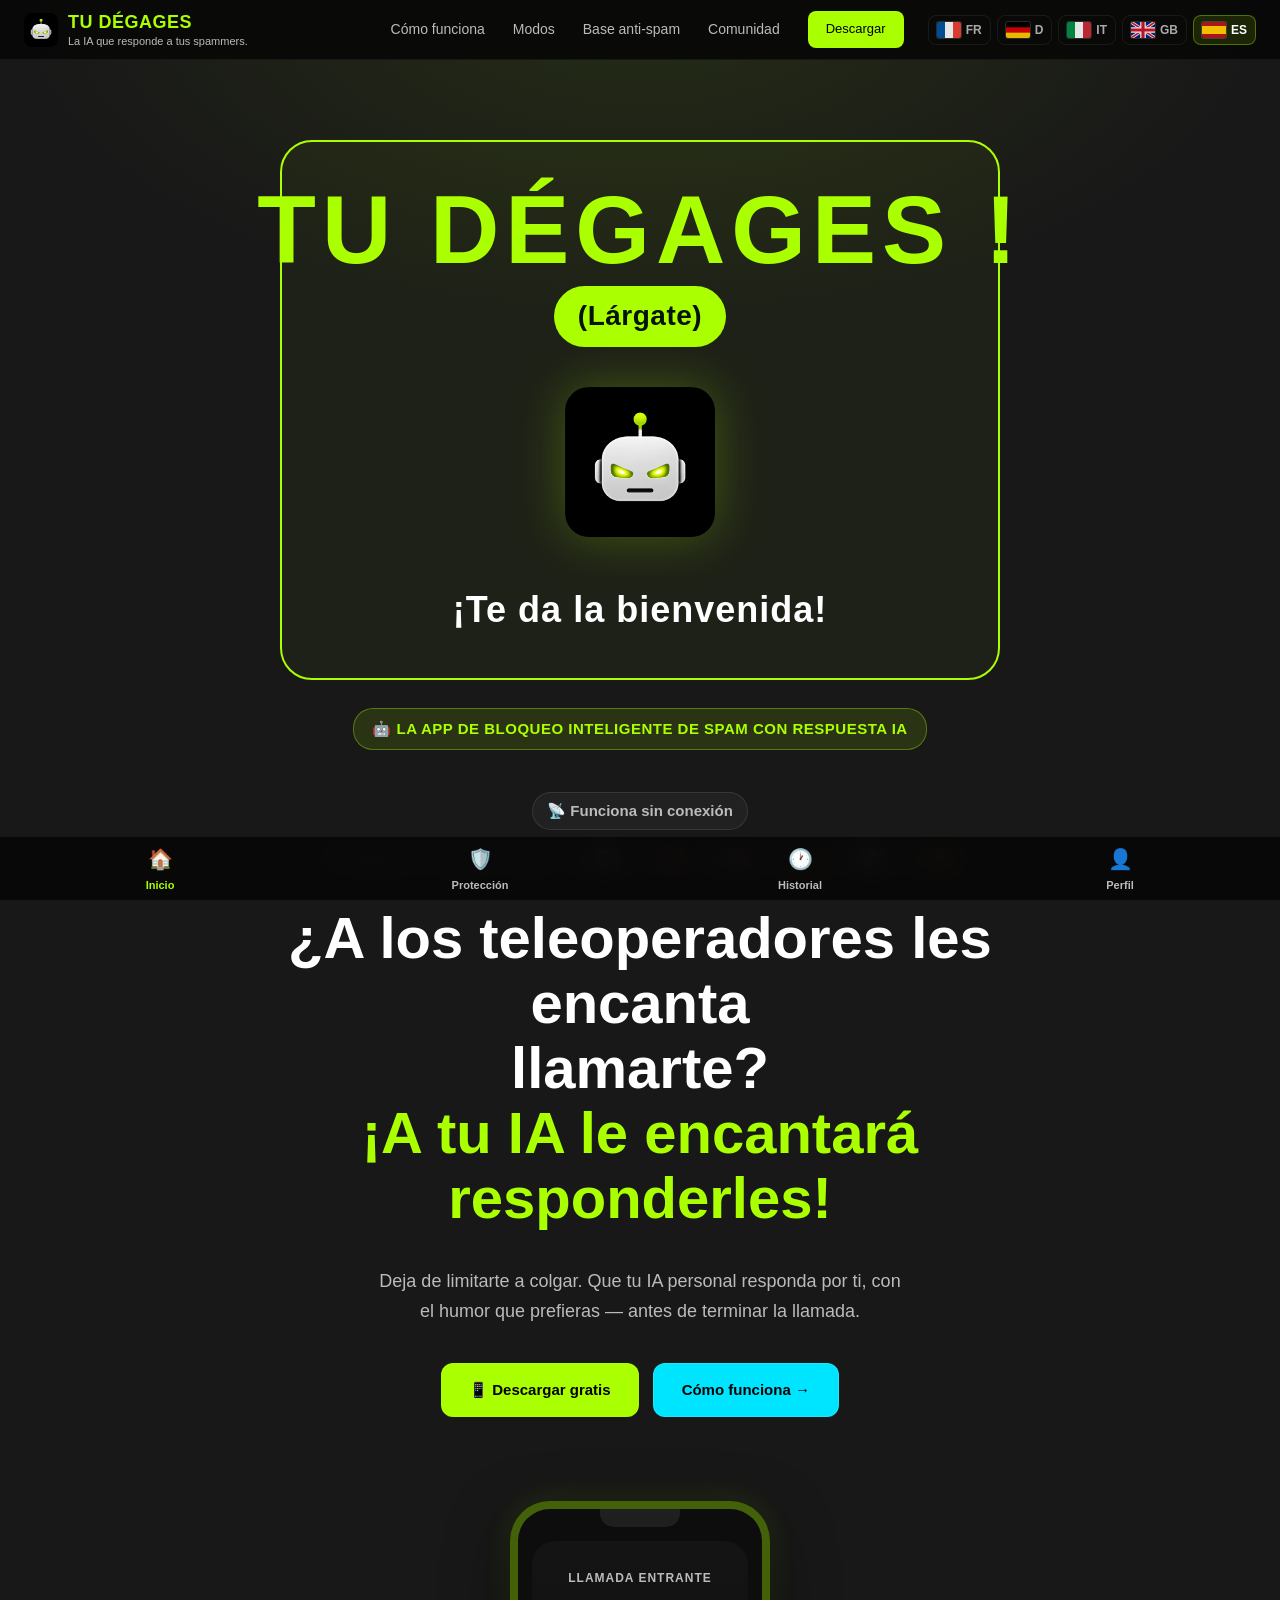
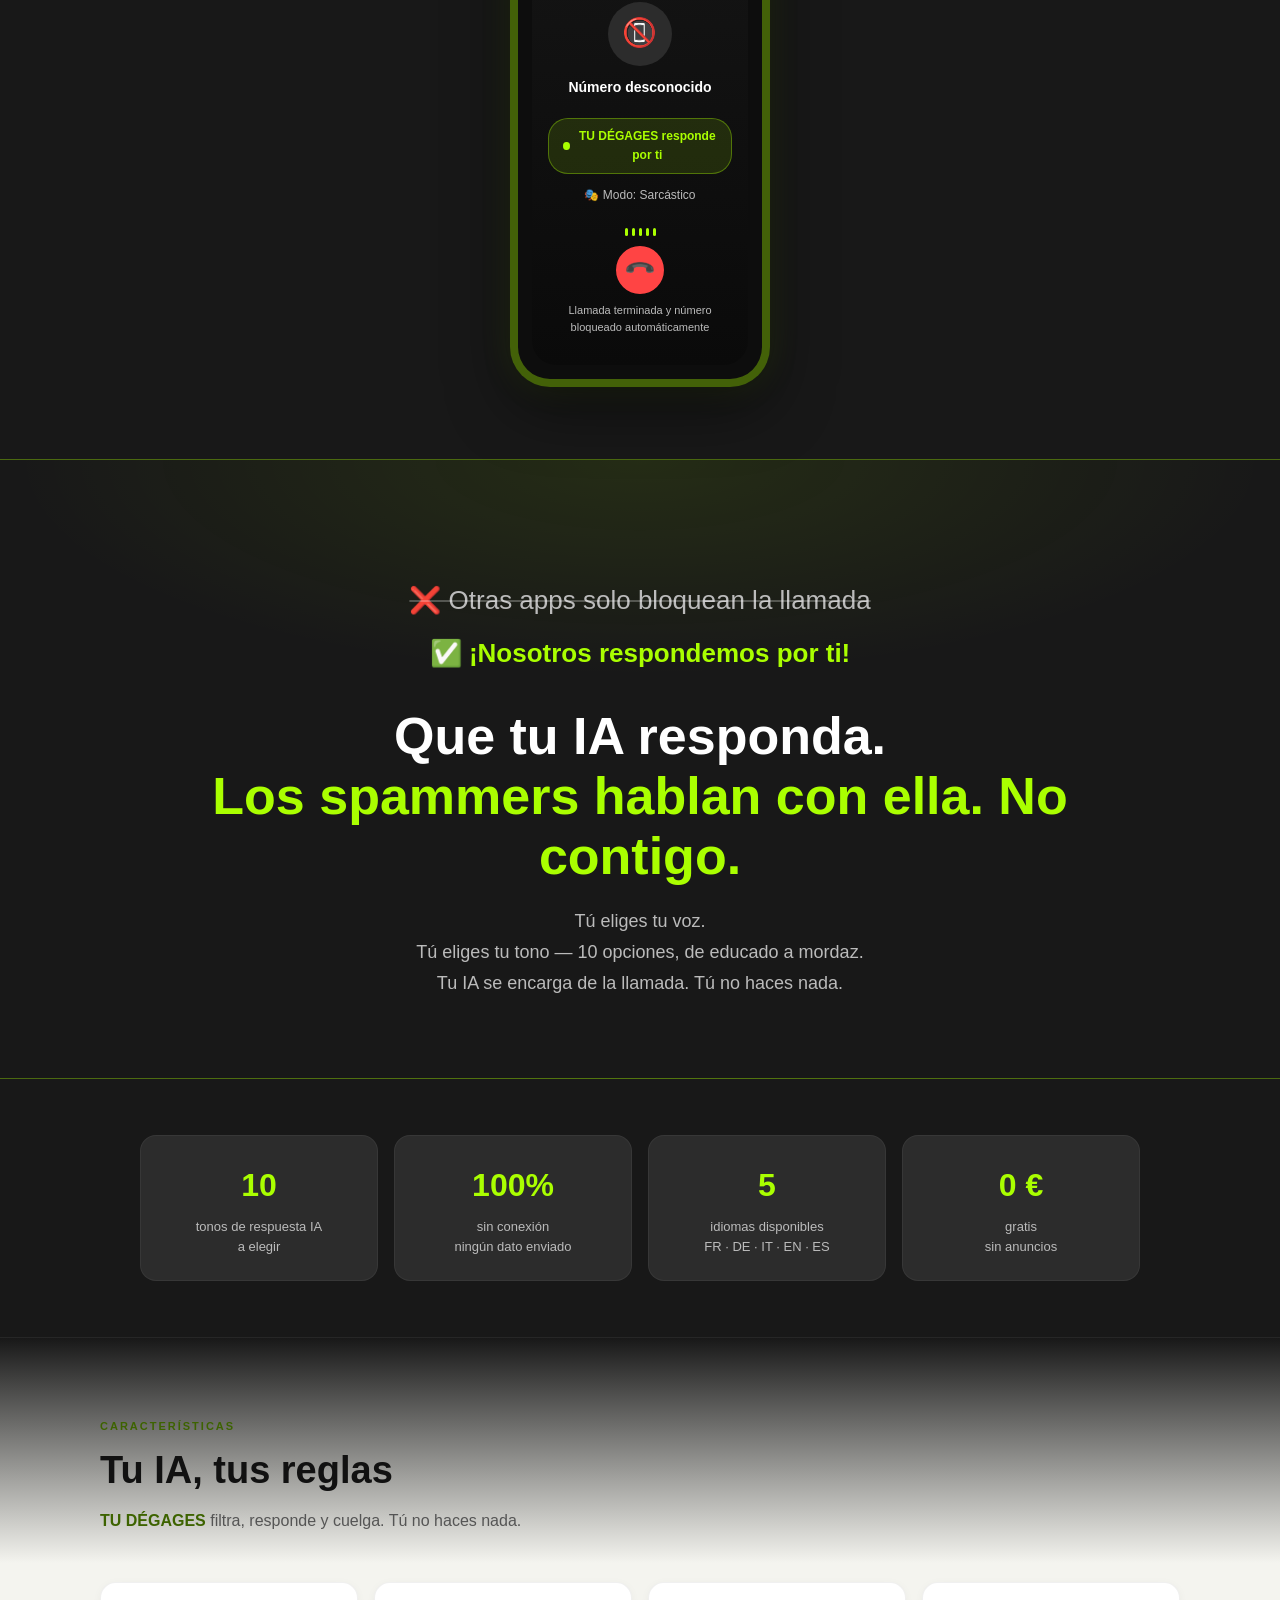
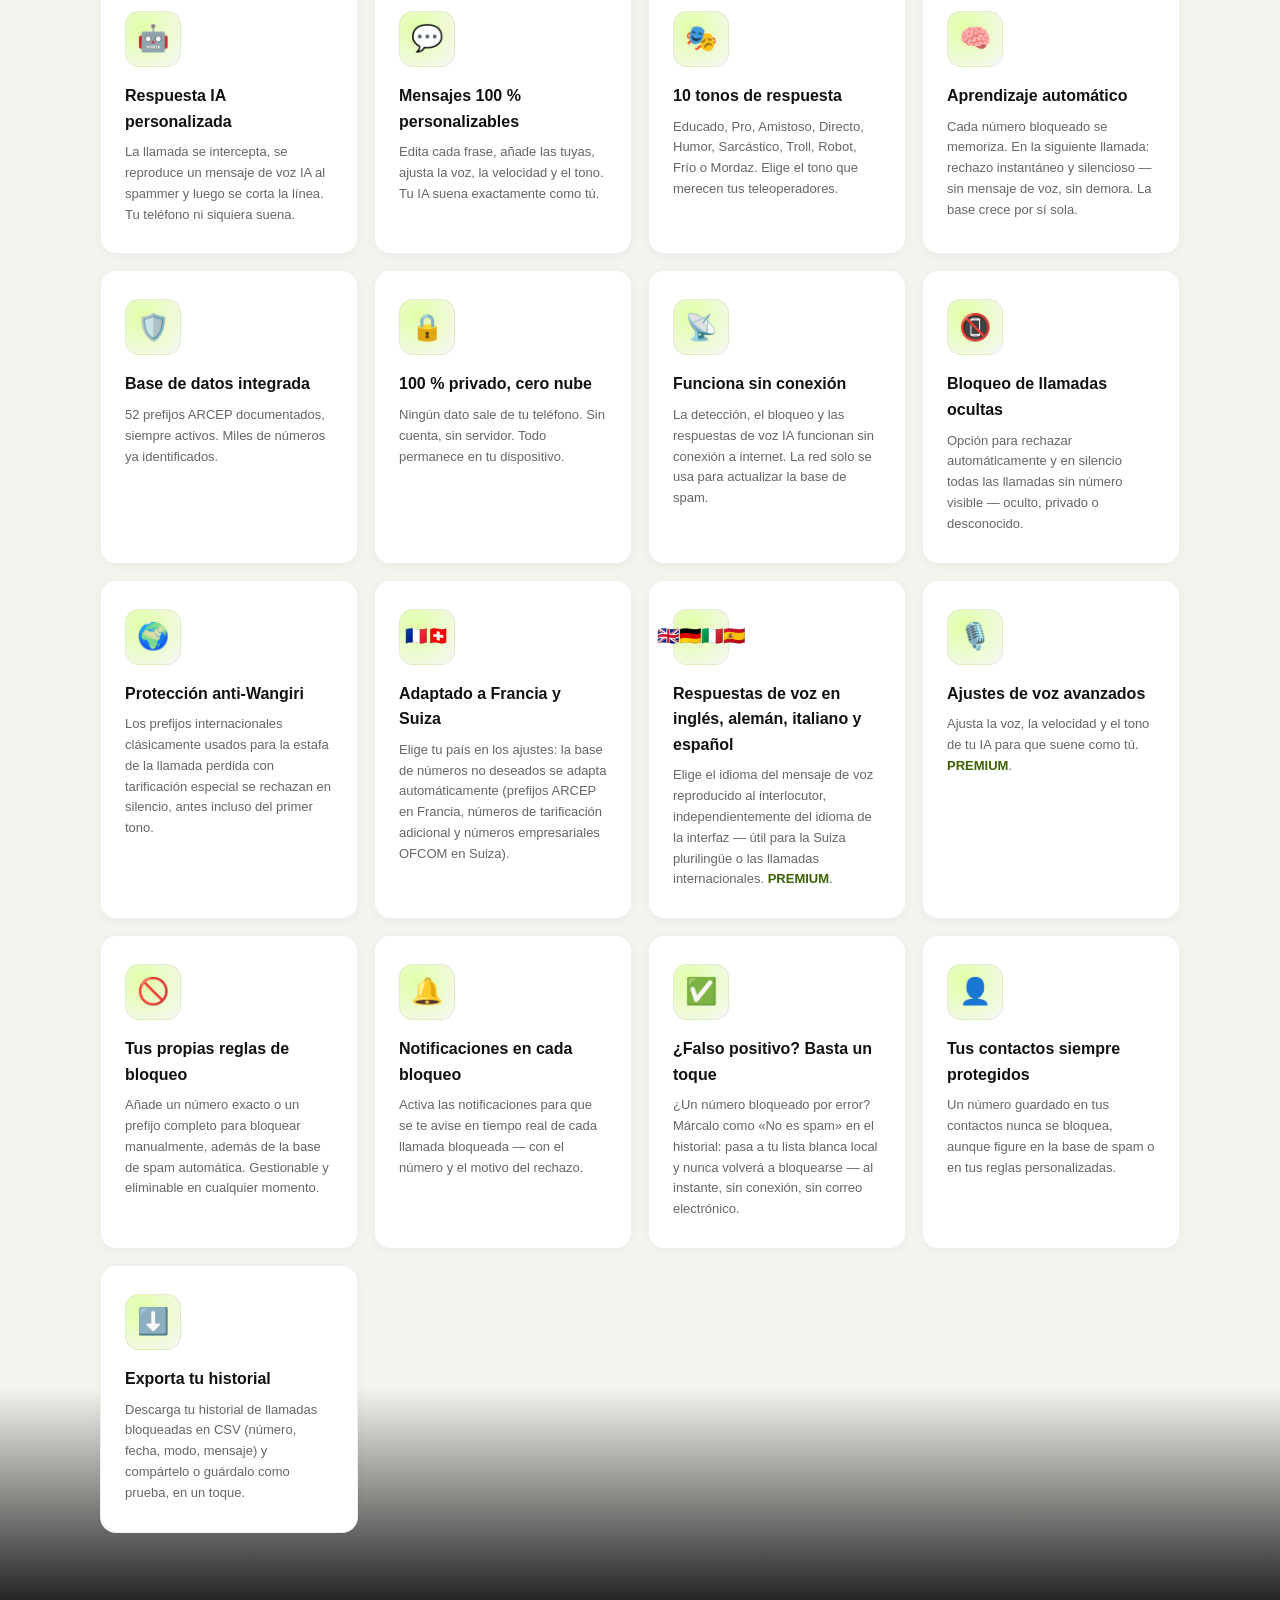
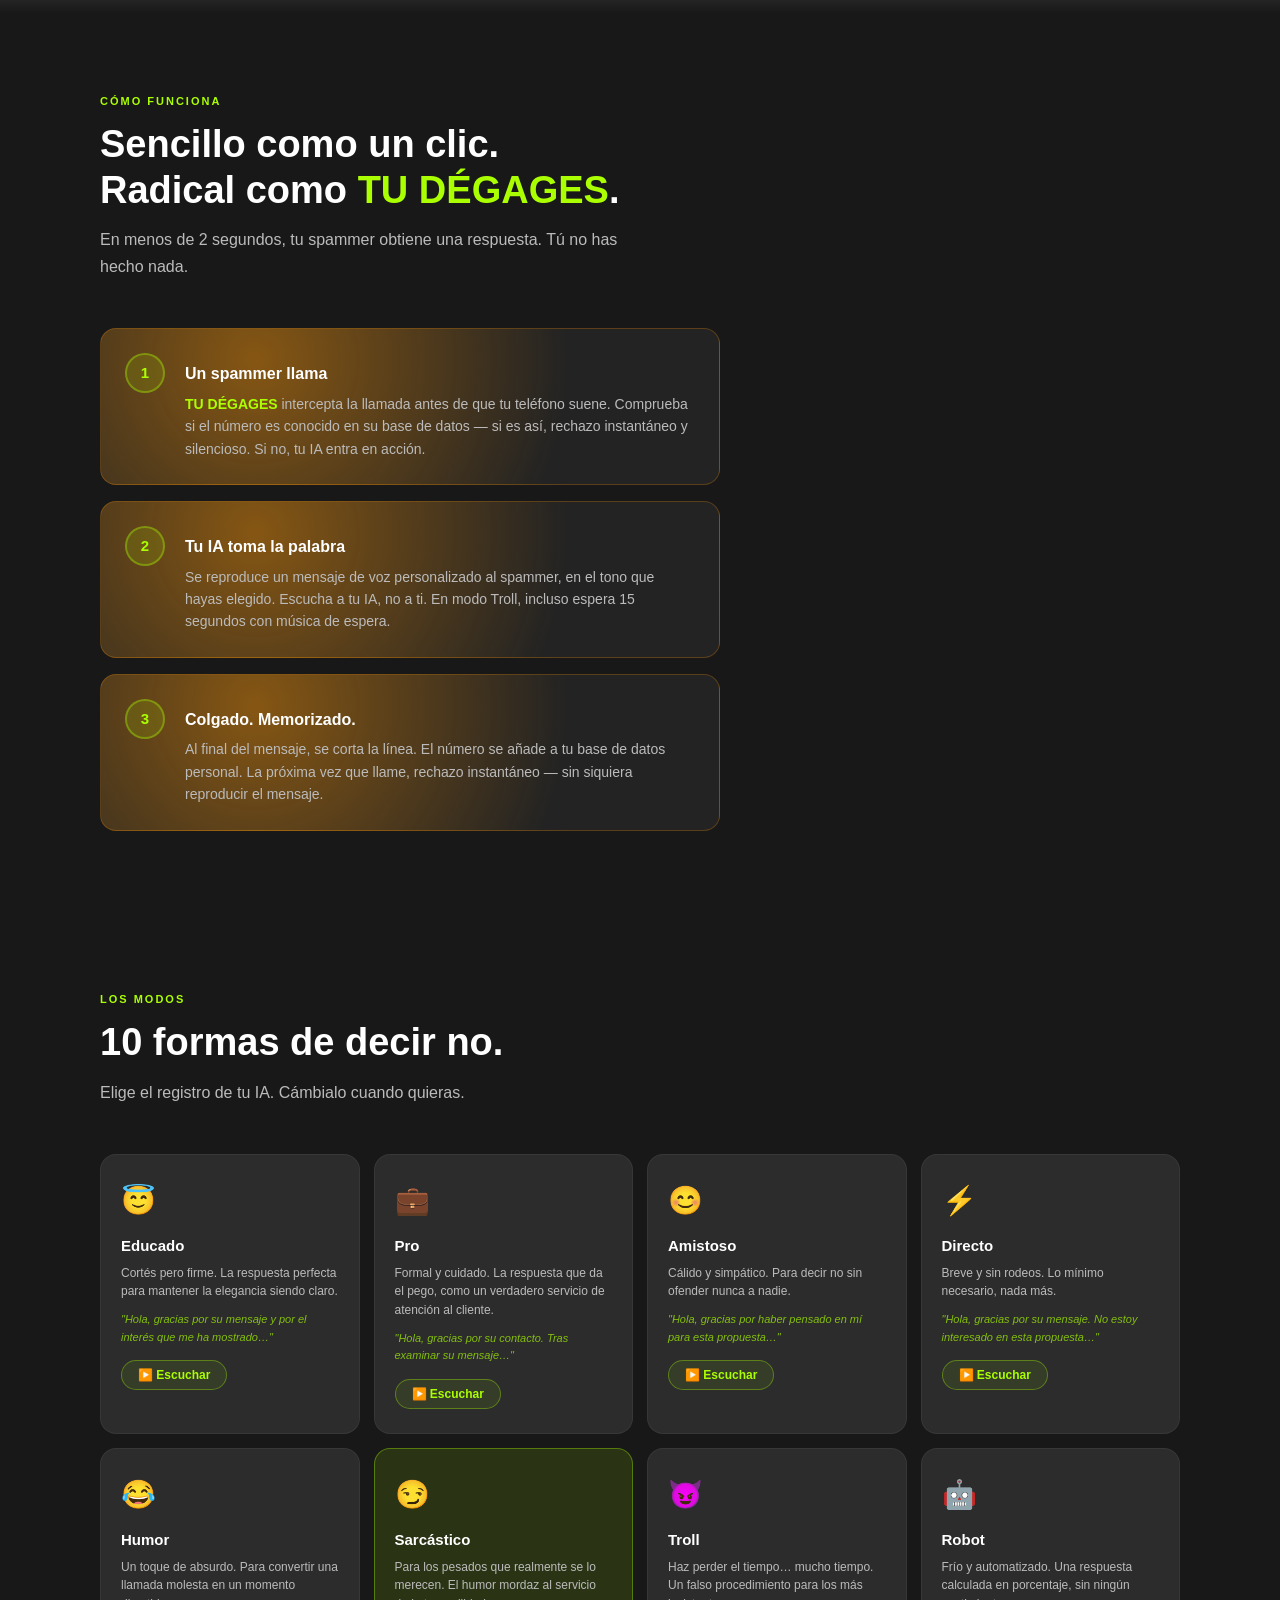
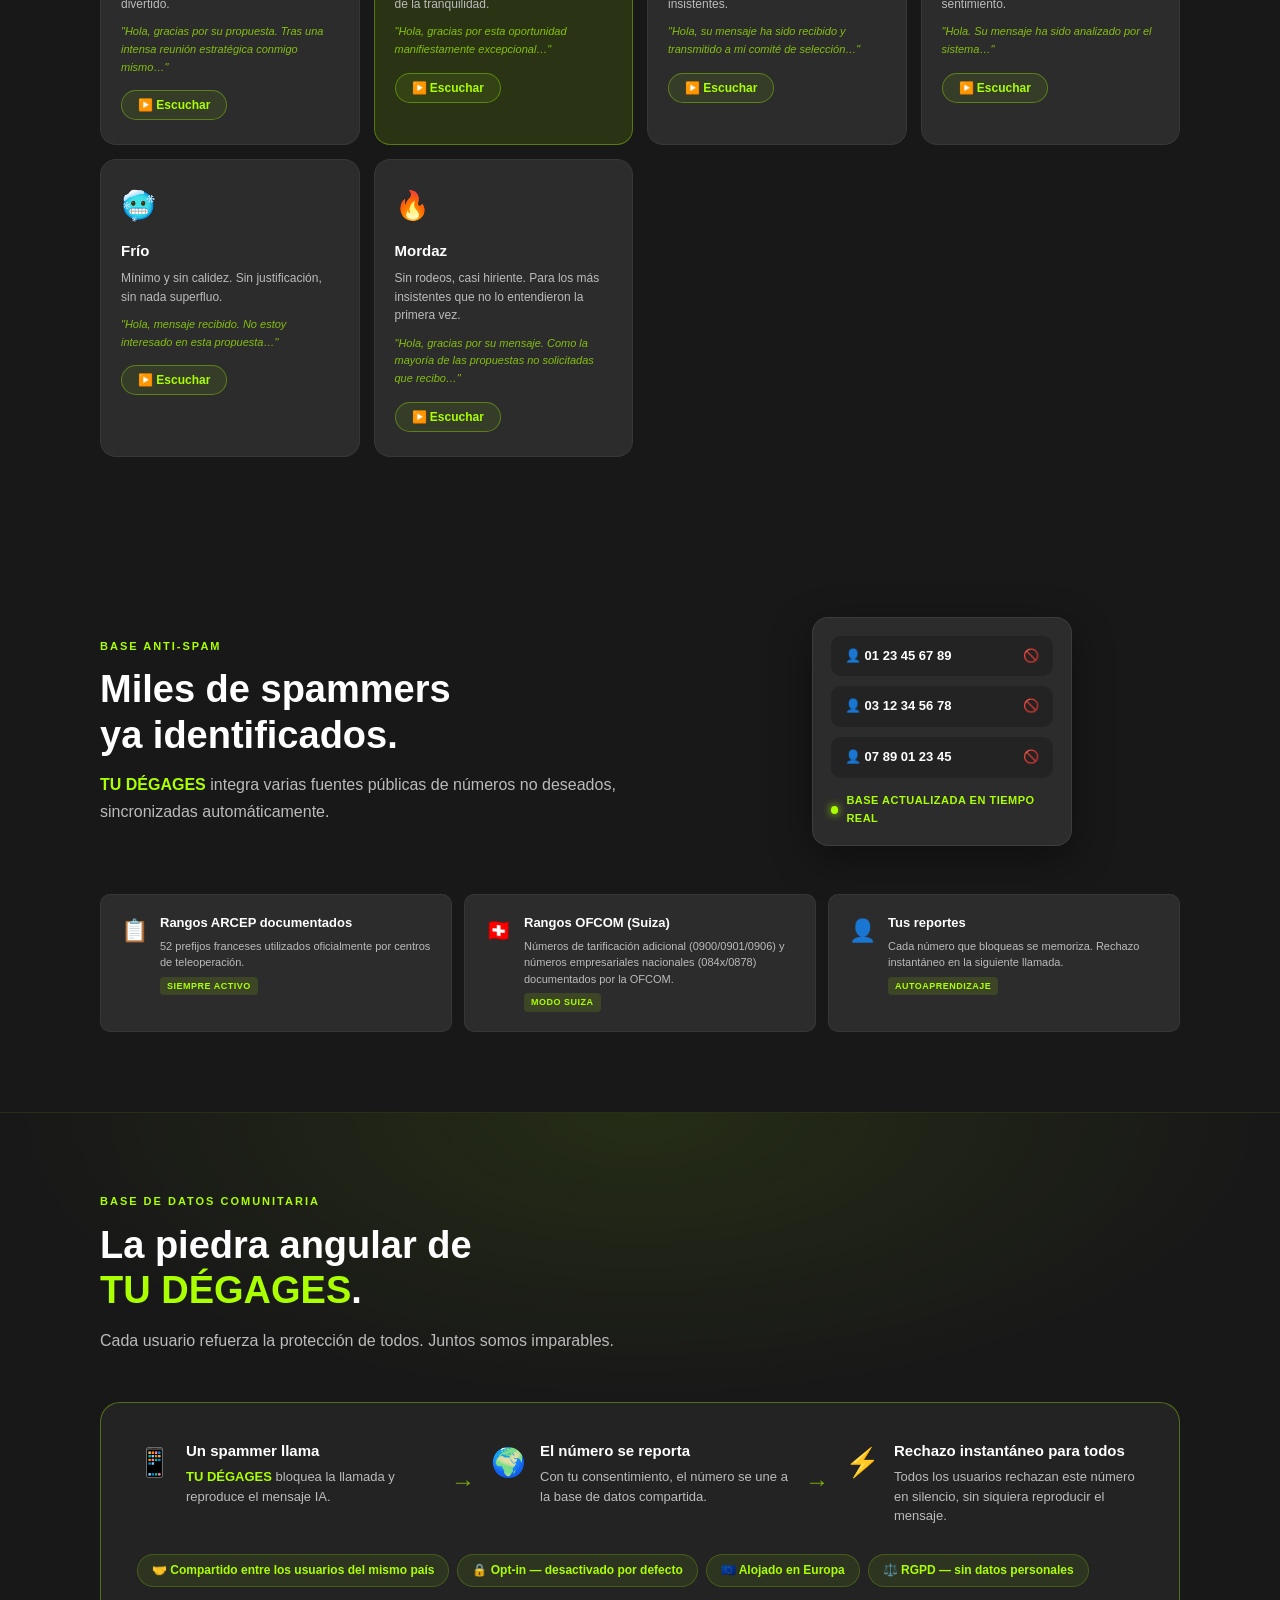
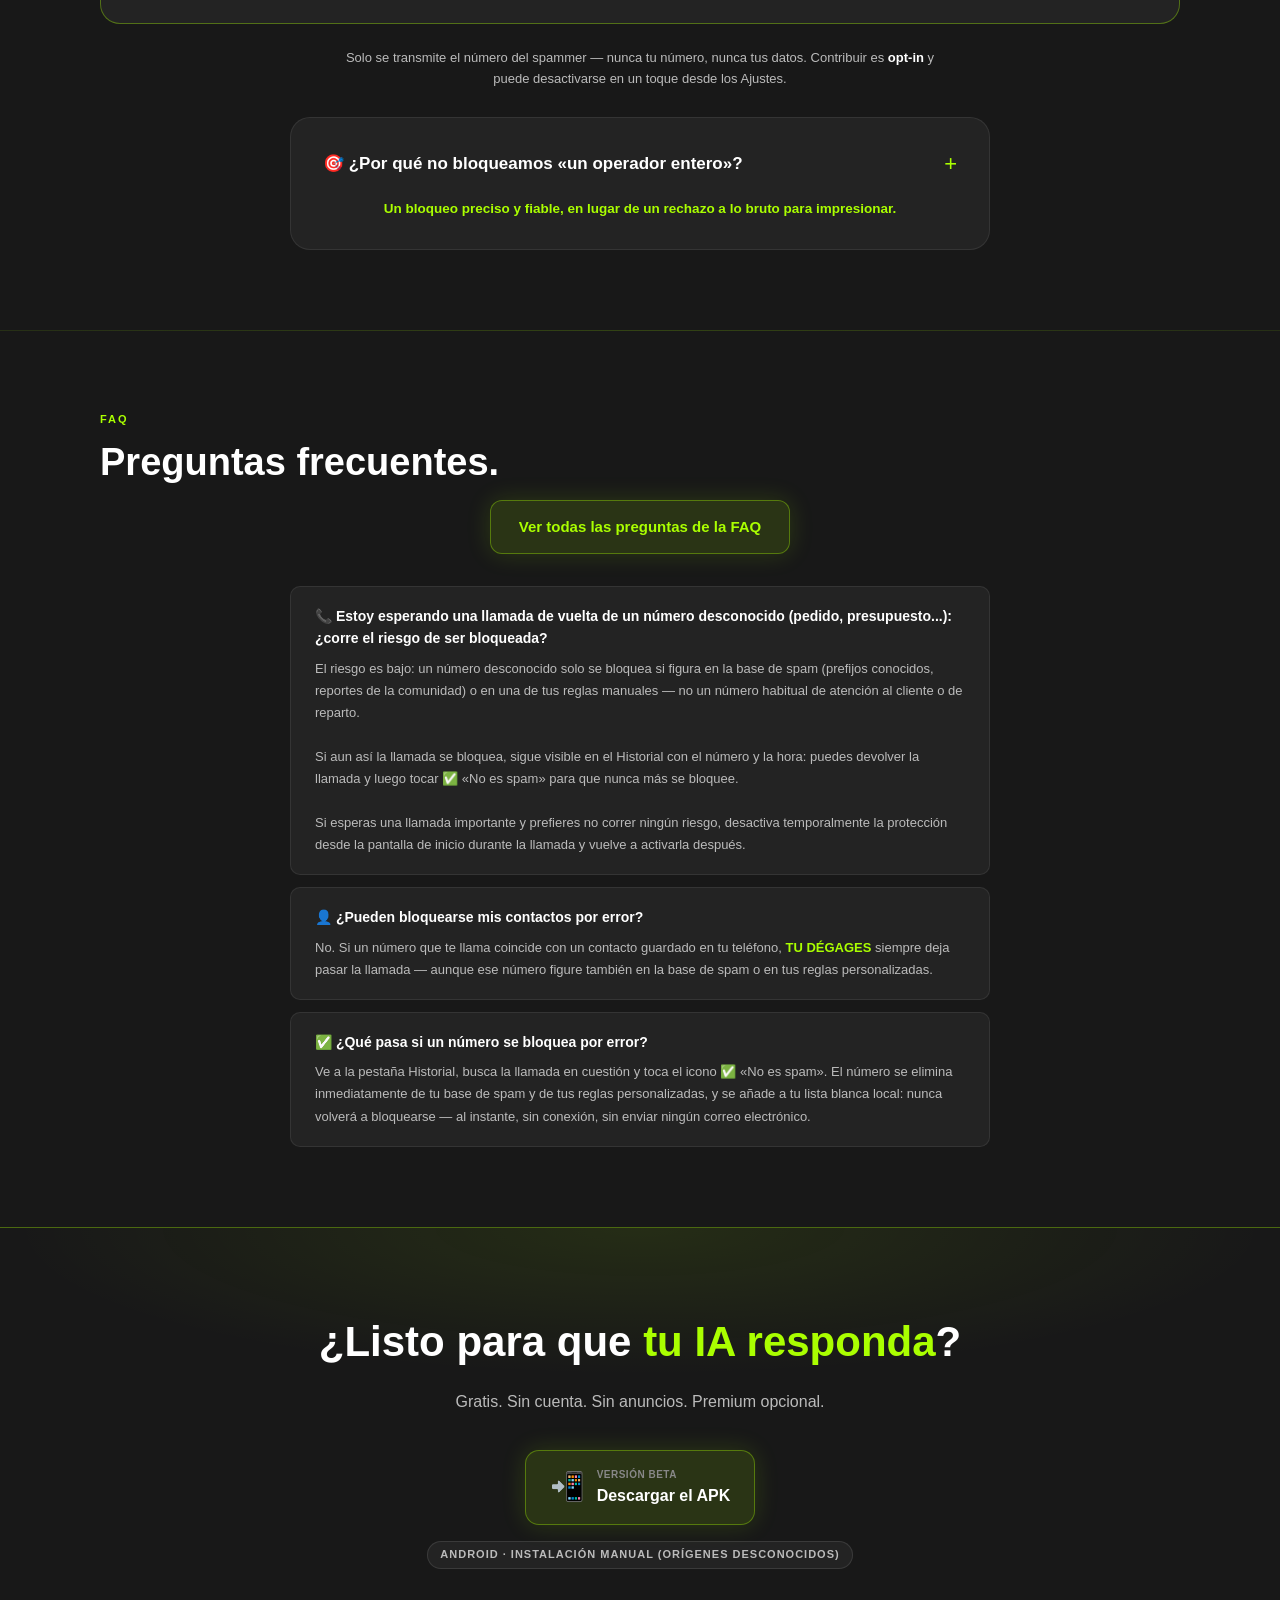
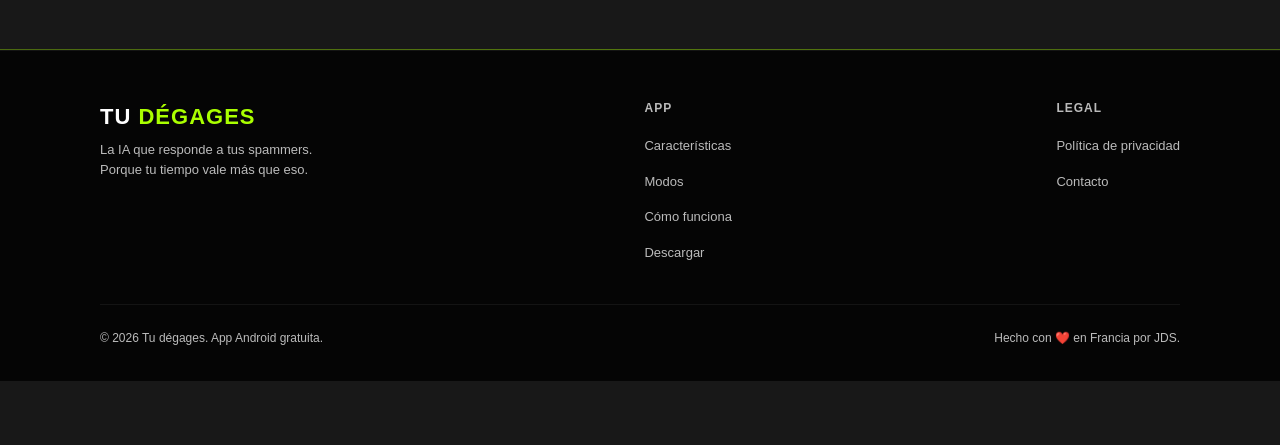
<file: docs/es/index.html>
<!DOCTYPE html>
<html lang="es">
<head>
  <meta charset="UTF-8">
  <meta name="viewport" content="width=device-width, initial-scale=1.0">
  <title>Tu dégages — La IA que responde a tus spammers</title>
  <meta name="description" content="Las apps clásicas solo bloquean llamadas. La nuestra deja que tu IA responda con el tono que elijas. Anti-spam inteligente para Android.">
  <meta property="og:title" content="Tu dégages — La IA que responde a tus spammers">
  <meta property="og:description" content="Deja de limitarte a colgar. Que tu IA personal responda por ti, con el humor que prefieras.">
  <meta property="og:type" content="website">
  <link rel="stylesheet" href="../css/style.css?v=11">
  <link rel="icon" href="data:image/svg+xml,<svg xmlns='http://www.w3.org/2000/svg' viewBox='0 0 100 100'><text y='.9em' font-size='90'>🤖</text></svg>">
  <link rel="alternate" hreflang="fr" href="https://tudegages.fr/">
  <link rel="alternate" hreflang="de" href="https://tudegages.fr/de/">
  <link rel="alternate" hreflang="it" href="https://tudegages.fr/it/">
  <link rel="alternate" hreflang="en" href="https://tudegages.fr/en/">
  <link rel="alternate" hreflang="es" href="https://tudegages.fr/es/">
  <link rel="alternate" hreflang="x-default" href="https://tudegages.fr/">
</head>
<body>

<!-- ── NAVIGATION ──────────────────────────────────────────────────────── -->
<nav>
  <div class="nav-logo">
    <img src="../img/robot.png" alt="" class="logo-icon">
    <div class="nav-logo-text">
      <span class="nav-logo-accent">TU DÉGAGES</span>
      <span class="nav-logo-tagline">La IA que responde a tus spammers.</span>
    </div>
  </div>
  <input type="checkbox" id="nav-toggle" class="nav-toggle-checkbox">
  <div class="nav-links">
    <a href="#fonctionnement">Cómo funciona</a>
    <a href="#modes">Modos</a>
    <a href="#base-spam">Base anti-spam</a>
    <a href="#communaute">Comunidad</a>
    <a href="#telecharger" class="btn-nav">Descargar</a>
  </div>
  <div class="nav-lang">
    <a href="/" lang="fr" hreflang="fr" title="Français"><img src="../img/flag-fr.svg" class="flag-icon" alt="FR"><span class="nav-lang-label">FR</span></a>
    <a href="/de/" lang="de" hreflang="de" title="Deutsch"><img src="../img/flag-de.svg" class="flag-icon" alt="DE"><span class="nav-lang-label">D</span></a>
    <a href="/it/" lang="it" hreflang="it" title="Italiano"><img src="../img/flag-it.svg" class="flag-icon" alt="IT"><span class="nav-lang-label">IT</span></a>
    <a href="/en/" lang="en" hreflang="en" title="English"><img src="../img/flag-gb.svg" class="flag-icon" alt="GB"><span class="nav-lang-label">GB</span></a>
    <a href="/es/" class="active" lang="es" hreflang="es" title="Español"><img src="../img/flag-es.svg" class="flag-icon" alt="ES"><span class="nav-lang-label">ES</span></a>
  </div>
  <label for="nav-toggle" class="nav-toggle-btn" aria-label="Menu">☰</label>
</nav>

<!-- ── HERO ────────────────────────────────────────────────────────────── -->
<section class="hero">
  <div class="hero-inner">
    <div class="hero-glow">
      <div class="hero-appname hero-appname-accent">TU DÉGAGES !</div>
      <div class="hero-appname-translation">(Lárgate)</div>
      <div class="hero-logo-wrap"><img src="../img/robot.png" alt="" class="hero-logo"></div>
      <p class="hero-welcome">¡Te da la bienvenida!</p>
    </div>
    <div class="hero-badge">🤖 La app de bloqueo inteligente de spam con respuesta IA</div>
    <div class="hero-badge-row">
      <span class="hero-mini-badge">📡 Funciona sin conexión</span>
      <span class="hero-mini-badge hero-mini-badge-flags">📵 Bloqueo de números ocultos <span class="flag-pairs"><span class="flag-pair">· FR <img src="../img/flag-fr.svg" alt="FR" class="flag-icon"></span> <span class="flag-pair">· CH <img src="../img/flag-ch.svg" alt="CH" class="flag-icon"></span> <span class="flag-pair">· UK <img src="../img/flag-gb.svg" alt="UK" class="flag-icon"></span> <span class="flag-pair">· DE <img src="../img/flag-de.svg" alt="DE" class="flag-icon"></span> <span class="flag-pair">· IT <img src="../img/flag-it.svg" alt="IT" class="flag-icon"></span> <span class="flag-pair">· ES <img src="../img/flag-es.svg" alt="ES" class="flag-icon"></span></span></span>
    </div>
    <h1>
      ¿A los teleoperadores les encanta<br>llamarte?
      <span class="line-green">¡A tu IA le encantará<br>responderles!</span>
    </h1>
    <p class="hero-sub">
      Deja de limitarte a colgar. Que tu IA personal responda por ti,
      con el humor que prefieras — antes de terminar la llamada.
    </p>
    <div class="hero-cta">
      <a href="#telecharger" class="btn-primary">
        📱 Descargar gratis
      </a>
      <a href="#fonctionnement" class="btn-secondary">
        Cómo funciona →
      </a>
    </div>
  </div>
</section>

<!-- ── VISTA PREVIA DE LLAMADA ─────────────────────────────────────────── -->
<section class="device-section">
  <div class="device-mockup reveal">
    <div class="device-notch"></div>
    <div class="device-screen">
      <div>
        <p class="device-label">Llamada entrante</p>
        <div class="device-caller-icon">📵</div>
        <p class="device-caller">Número desconocido</p>
      </div>
      <div class="device-middle">
        <div class="device-ai-badge"><span class="pulse-dot"></span> TU DÉGAGES responde por ti</div>
        <p class="device-mode-chip">🎭 Modo: Sarcástico</p>
        <div class="device-waveform">
          <span></span><span></span><span></span><span></span><span></span>
        </div>
      </div>
      <div class="device-bottom">
        <div class="device-end-call">📞</div>
        <p class="device-end-label">Llamada terminada y número bloqueado automáticamente</p>
      </div>
    </div>
  </div>
</section>

<!-- ── DIFERENCIACIÓN ──────────────────────────────────────────────────── -->
<section class="diff-section">
  <div class="diff-inner reveal">
    <p class="diff-other diff-line-no">❌ Otras apps solo bloquean la llamada</p>
    <p class="diff-other diff-line-yes">✅ ¡Nosotros respondemos por ti!</p>
    <h2 class="diff-headline">Que tu IA responda.<br><span>Los spammers hablan con ella. No contigo.</span></h2>
    <p class="diff-sub">Tú eliges tu voz.<br>Tú eliges tu tono — 10 opciones, de educado a mordaz.<br>Tu IA se encarga de la llamada. Tú no haces nada.</p>
  </div>
</section>

<!-- ── PRUEBA / DATOS CLAVE ────────────────────────────────────────────── -->
<section class="proof-section">
  <div class="proof-grid reveal">
    <div class="proof-stat">
      <div class="proof-number">10</div>
      <div class="proof-label">tonos de respuesta IA<br>a elegir</div>
    </div>
    <div class="proof-stat">
      <div class="proof-number">100%</div>
      <div class="proof-label">sin conexión<br>ningún dato enviado</div>
    </div>
    <div class="proof-stat">
      <div class="proof-number">5</div>
      <div class="proof-label">idiomas disponibles<br>FR · DE · IT · EN · ES</div>
    </div>
    <div class="proof-stat">
      <div class="proof-number">0 €</div>
      <div class="proof-label">gratis<br>sin anuncios</div>
    </div>
  </div>
</section>

<!-- ── CARACTERÍSTICAS ─────────────────────────────────────────────────── -->
<section id="features">
  <div class="section-inner reveal">
    <p class="section-label">Características</p>
    <h2 class="section-title">Tu IA, tus reglas</h2>
    <p class="section-sub"><span class="brand">Tu dégages</span> filtra, responde y cuelga. Tú no haces nada.</p>
    <div class="feature-grid">
      <div class="feature-card reveal">
        <div class="feature-icon">🤖</div>
        <h3>Respuesta IA personalizada</h3>
        <p>La llamada se intercepta, se reproduce un mensaje de voz IA al spammer y luego se corta la línea. Tu teléfono ni siquiera suena.</p>
      </div>
      <div class="feature-card reveal">
        <div class="feature-icon">💬</div>
        <h3>Mensajes 100 % personalizables</h3>
        <p>Edita cada frase, añade las tuyas, ajusta la voz, la velocidad y el tono. Tu IA suena exactamente como tú.</p>
      </div>
      <div class="feature-card reveal">
        <div class="feature-icon">🎭</div>
        <h3>10 tonos de respuesta</h3>
        <p>Educado, Pro, Amistoso, Directo, Humor, Sarcástico, Troll, Robot, Frío o Mordaz. Elige el tono que merecen tus teleoperadores.</p>
      </div>
      <div class="feature-card reveal">
        <div class="feature-icon">🧠</div>
        <h3>Aprendizaje automático</h3>
        <p>Cada número bloqueado se memoriza. En la siguiente llamada: rechazo instantáneo y silencioso — sin mensaje de voz, sin demora. La base crece por sí sola.</p>
      </div>
      <div class="feature-card reveal">
        <div class="feature-icon">🛡️</div>
        <h3>Base de datos integrada</h3>
        <p>52 prefijos ARCEP documentados, siempre activos. Miles de números ya identificados.</p>
      </div>
      <div class="feature-card reveal">
        <div class="feature-icon">🔒</div>
        <h3>100 % privado, cero nube</h3>
        <p>Ningún dato sale de tu teléfono. Sin cuenta, sin servidor. Todo permanece en tu dispositivo.</p>
      </div>
      <div class="feature-card reveal">
        <div class="feature-icon">📡</div>
        <h3>Funciona sin conexión</h3>
        <p>La detección, el bloqueo y las respuestas de voz IA funcionan sin conexión a internet. La red solo se usa para actualizar la base de spam.</p>
      </div>
      <div class="feature-card reveal">
        <div class="feature-icon">📵</div>
        <h3>Bloqueo de llamadas ocultas</h3>
        <p>Opción para rechazar automáticamente y en silencio todas las llamadas sin número visible — oculto, privado o desconocido.</p>
      </div>
      <div class="feature-card reveal">
        <div class="feature-icon">🌍</div>
        <h3>Protección anti-Wangiri</h3>
        <p>Los prefijos internacionales clásicamente usados para la estafa de la llamada perdida con tarificación especial se rechazan en silencio, antes incluso del primer tono.</p>
      </div>
      <div class="feature-card reveal">
        <div class="feature-icon feature-icon-flags">🇫🇷🇨🇭</div>
        <h3>Adaptado a Francia y Suiza</h3>
        <p>Elige tu país en los ajustes: la base de números no deseados se adapta automáticamente (prefijos ARCEP en Francia, números de tarificación adicional y números empresariales OFCOM en Suiza).</p>
      </div>
      <div class="feature-card reveal">
        <div class="feature-icon feature-icon-flags">🇬🇧🇩🇪🇮🇹🇪🇸</div>
        <h3>Respuestas de voz en inglés, alemán, italiano y español</h3>
        <p>Elige el idioma del mensaje de voz reproducido al interlocutor, independientemente del idioma de la interfaz — útil para la Suiza plurilingüe o las llamadas internacionales. <span class="brand">Premium</span>.</p>
      </div>
      <div class="feature-card reveal">
        <div class="feature-icon">🎙️</div>
        <h3>Ajustes de voz avanzados</h3>
        <p>Ajusta la voz, la velocidad y el tono de tu IA para que suene como tú. <span class="brand">Premium</span>.</p>
      </div>
      <div class="feature-card reveal">
        <div class="feature-icon">🚫</div>
        <h3>Tus propias reglas de bloqueo</h3>
        <p>Añade un número exacto o un prefijo completo para bloquear manualmente, además de la base de spam automática. Gestionable y eliminable en cualquier momento.</p>
      </div>
      <div class="feature-card reveal">
        <div class="feature-icon">🔔</div>
        <h3>Notificaciones en cada bloqueo</h3>
        <p>Activa las notificaciones para que se te avise en tiempo real de cada llamada bloqueada — con el número y el motivo del rechazo.</p>
      </div>
      <div class="feature-card reveal">
        <div class="feature-icon">✅</div>
        <h3>¿Falso positivo? Basta un toque</h3>
        <p>¿Un número bloqueado por error? Márcalo como «No es spam» en el historial: pasa a tu lista blanca local y nunca volverá a bloquearse — al instante, sin conexión, sin correo electrónico.</p>
      </div>
      <div class="feature-card reveal">
        <div class="feature-icon">👤</div>
        <h3>Tus contactos siempre protegidos</h3>
        <p>Un número guardado en tus contactos nunca se bloquea, aunque figure en la base de spam o en tus reglas personalizadas.</p>
      </div>
      <div class="feature-card reveal">
        <div class="feature-icon">⬇️</div>
        <h3>Exporta tu historial</h3>
        <p>Descarga tu historial de llamadas bloqueadas en CSV (número, fecha, modo, mensaje) y compártelo o guárdalo como prueba, en un toque.</p>
      </div>
    </div>
  </div>
</section>

<!-- ── CÓMO FUNCIONA ───────────────────────────────────────────────────── -->
<section id="fonctionnement">
  <div class="section-inner reveal">
    <p class="section-label">Cómo funciona</p>
    <h2 class="section-title">Sencillo como un clic.<br>Radical como <span class="brand">Tu dégages</span>.</h2>
    <p class="section-sub">En menos de 2 segundos, tu spammer obtiene una respuesta. Tú no has hecho nada.</p>
    <div class="steps">
      <div class="step">
        <div class="step-num">1</div>
        <div class="step-body">
          <h3>Un spammer llama</h3>
          <p><span class="brand">Tu dégages</span> intercepta la llamada antes de que tu teléfono suene. Comprueba si el número es conocido en su base de datos — si es así, rechazo instantáneo y silencioso. Si no, tu IA entra en acción.</p>
        </div>
      </div>
      <div class="step">
        <div class="step-num">2</div>
        <div class="step-body">
          <h3>Tu IA toma la palabra</h3>
          <p>Se reproduce un mensaje de voz personalizado al spammer, en el tono que hayas elegido. Escucha a tu IA, no a ti. En modo Troll, incluso espera 15 segundos con música de espera.</p>
        </div>
      </div>
      <div class="step">
        <div class="step-num">3</div>
        <div class="step-body">
          <h3>Colgado. Memorizado.</h3>
          <p>Al final del mensaje, se corta la línea. El número se añade a tu base de datos personal. La próxima vez que llame, rechazo instantáneo — sin siquiera reproducir el mensaje.</p>
        </div>
      </div>
    </div>
  </div>
</section>

<!-- ── MODOS ───────────────────────────────────────────────────────────── -->
<section id="modes">
  <div class="section-inner reveal">
    <p class="section-label">Los modos</p>
    <h2 class="section-title">10 formas de decir no.</h2>
    <p class="section-sub">Elige el registro de tu IA. Cámbialo cuando quieras.</p>
    <div class="modes-grid">
      <div class="mode-card reveal">
        <div class="mode-emoji">😇</div>
        <h3>Educado</h3>
        <p>Cortés pero firme. La respuesta perfecta para mantener la elegancia siendo claro.</p>
        <div class="mode-example">"Hola, gracias por su mensaje y por el interés que me ha mostrado…"</div>
        <button class="mode-listen-btn" onclick="speakMode(this, 'Hola,\n\nGracias por su mensaje y por el interés que me ha mostrado.\n\nTras leer su propuesta, no deseo darle seguimiento por el momento.\n\nLe agradezco su comprensión y le deseo una excelente continuación.')">▶️ Escuchar</button>
      </div>
      <div class="mode-card reveal">
        <div class="mode-emoji">💼</div>
        <h3>Pro</h3>
        <p>Formal y cuidado. La respuesta que da el pego, como un verdadero servicio de atención al cliente.</p>
        <div class="mode-example">"Hola, gracias por su contacto. Tras examinar su mensaje…"</div>
        <button class="mode-listen-btn" onclick="speakMode(this, 'Hola,\n\nGracias por su contacto.\n\nTras examinar su mensaje, su propuesta no corresponde a mis necesidades actuales. Por lo tanto, no deseo continuar este intercambio.\n\nLe agradezco su gestión y le deseo un buen día.\n\nAtentamente.')">▶️ Escuchar</button>
      </div>
      <div class="mode-card reveal">
        <div class="mode-emoji">😊</div>
        <h3>Amistoso</h3>
        <p>Cálido y simpático. Para decir no sin ofender nunca a nadie.</p>
        <div class="mode-example">"Hola, gracias por haber pensado en mí para esta propuesta…"</div>
        <button class="mode-listen-btn" onclick="speakMode(this, 'Hola,\n\nGracias por haber pensado en mí para esta propuesta.\n\nAunque parece interesante, no es algo que me convenga actualmente, así que voy a dejarlo pasar.\n\nLe deseo de todos modos mucho éxito en sus gestiones.')">▶️ Escuchar</button>
      </div>
      <div class="mode-card reveal">
        <div class="mode-emoji">⚡</div>
        <h3>Directo</h3>
        <p>Breve y sin rodeos. Lo mínimo necesario, nada más.</p>
        <div class="mode-example">"Hola, gracias por su mensaje. No estoy interesado en esta propuesta…"</div>
        <button class="mode-listen-btn" onclick="speakMode(this, 'Hola,\n\nGracias por su mensaje.\n\nNo estoy interesado en esta propuesta y no deseo que se me vuelva a contactar al respecto.\n\nBuena continuación.')">▶️ Escuchar</button>
      </div>
      <div class="mode-card reveal">
        <div class="mode-emoji">😂</div>
        <h3>Humor</h3>
        <p>Un toque de absurdo. Para convertir una llamada molesta en un momento divertido.</p>
        <div class="mode-example">"Hola, gracias por su propuesta. Tras una intensa reunión estratégica conmigo mismo…"</div>
        <button class="mode-listen-btn" onclick="speakMode(this, 'Hola,\n\nGracias por su propuesta.\n\nTras una intensa reunión estratégica conmigo mismo, un café y mi agenda, hemos llegado a la conclusión de que no es el momento adecuado.\n\nPor lo tanto, voy a rechazar esta oferta.\n\nQue tenga un excelente día.')">▶️ Escuchar</button>
      </div>
      <div class="mode-card active reveal">
        <div class="mode-emoji">😏</div>
        <h3>Sarcástico</h3>
        <p>Para los pesados que realmente se lo merecen. El humor mordaz al servicio de la tranquilidad.</p>
        <div class="mode-example">"Hola, gracias por esta oportunidad manifiestamente excepcional…"</div>
        <button class="mode-listen-btn" onclick="speakMode(this, 'Hola,\n\nGracias por esta oportunidad manifiestamente excepcional.\n\nDesgraciadamente, tras un análisis exhaustivo de unos tres segundos, he decidido no dar seguimiento a su propuesta.\n\nLe deseo no obstante buena suerte en su búsqueda de clientes más entusiastas.')">▶️ Escuchar</button>
      </div>
      <div class="mode-card reveal">
        <div class="mode-emoji">😈</div>
        <h3>Troll</h3>
        <p>Haz perder el tiempo… mucho tiempo. Un falso procedimiento para los más insistentes.</p>
        <div class="mode-example">"Hola, su mensaje ha sido recibido y transmitido a mi comité de selección…"</div>
        <button class="mode-listen-btn" onclick="speakMode(this, 'Hola,\n\nSu mensaje ha sido recibido y transmitido a mi comité de selección.\n\nTras varios debates animados, dos votos en contra, un voto en blanco y la abstención del presidente, se ha tomado la decisión: su propuesta no será aceptada.\n\nLe agradecemos su participación y le deseamos una excelente continuación.')">▶️ Escuchar</button>
      </div>
      <div class="mode-card reveal">
        <div class="mode-emoji">🤖</div>
        <h3>Robot</h3>
        <p>Frío y automatizado. Una respuesta calculada en porcentaje, sin ningún sentimiento.</p>
        <div class="mode-example">"Hola. Su mensaje ha sido analizado por el sistema…"</div>
        <button class="mode-listen-btn" onclick="speakMode(this, 'Hola.\n\nSu mensaje ha sido analizado por el sistema.\n\nResultado: propuesta detectada. Nivel de interés estimado: 0,7 %.\n\nAcción ejecutada: rechazo cortés.\n\nGracias por su comprensión.\n\nFin de la transmisión.')">▶️ Escuchar</button>
      </div>
      <div class="mode-card reveal">
        <div class="mode-emoji">🥶</div>
        <h3>Frío</h3>
        <p>Mínimo y sin calidez. Sin justificación, sin nada superfluo.</p>
        <div class="mode-example">"Hola, mensaje recibido. No estoy interesado en esta propuesta…"</div>
        <button class="mode-listen-btn" onclick="speakMode(this, 'Hola,\n\nMensaje recibido.\n\nNo estoy interesado en esta propuesta.\n\nNo se dará ninguna respuesta adicional.\n\nAtentamente.')">▶️ Escuchar</button>
      </div>
      <div class="mode-card reveal">
        <div class="mode-emoji">🔥</div>
        <h3>Mordaz</h3>
        <p>Sin rodeos, casi hiriente. Para los más insistentes que no lo entendieron la primera vez.</p>
        <div class="mode-example">"Hola, gracias por su mensaje. Como la mayoría de las propuestas no solicitadas que recibo…"</div>
        <button class="mode-listen-btn" onclick="speakMode(this, 'Hola,\n\nGracias por su mensaje.\n\nComo la mayoría de las propuestas no solicitadas que recibo, la suya no presenta ningún interés para mí.\n\nPor lo tanto, le invito a no perder más su tiempo ni el mío continuando este intercambio.\n\nBuena continuación.')">▶️ Escuchar</button>
      </div>
    </div>
  </div>
</section>

<!-- ── BASE DE SPAM ─────────────────────────────────────────────────────── -->
<section id="base-spam">
  <div class="section-inner reveal">
    <div class="base-spam-top">
      <div class="base-spam-text">
        <p class="section-label">Base anti-spam</p>
        <h2 class="section-title">Miles de spammers<br>ya identificados.</h2>
        <p class="section-sub" style="margin-bottom:0"><span class="brand">Tu dégages</span> integra varias fuentes públicas de números no deseados, sincronizadas automáticamente.</p>
      </div>
      <div class="base-spam-visual">
        <div class="spam-shield">
          <svg viewBox="0 0 100 100" aria-hidden="true">
            <path d="M50 4 L90 18 V46 C90 70 73 88 50 96 C27 88 10 70 10 46 V18 Z" fill="#0d0d0d" stroke="#aaff00" stroke-width="4"/>
            <path d="M34 50 L46 62 L68 38" fill="none" stroke="#aaff00" stroke-width="7" stroke-linecap="round" stroke-linejoin="round"/>
          </svg>
        </div>
        <div class="phone-mockup">
          <div class="phone-row"><span>👤 01 23 45 67 89</span><span class="phone-block">🚫</span></div>
          <div class="phone-row"><span>👤 03 12 34 56 78</span><span class="phone-block">🚫</span></div>
          <div class="phone-row"><span>👤 07 89 01 23 45</span><span class="phone-block">🚫</span></div>
          <div class="phone-status"><span class="dot"></span> Base actualizada en tiempo real</div>
        </div>
      </div>
    </div>
    <div class="sources-grid">
      <div class="source-card reveal">
        <div class="source-icon">📋</div>
        <div>
          <h4>Rangos ARCEP documentados</h4>
          <p>52 prefijos franceses utilizados oficialmente por centros de teleoperación.</p>
          <span class="badge-active">Siempre activo</span>
        </div>
      </div>
      <div class="source-card reveal">
        <div class="source-icon">🇨🇭</div>
        <div>
          <h4>Rangos OFCOM (Suiza)</h4>
          <p>Números de tarificación adicional (0900/0901/0906) y números empresariales nacionales (084x/0878) documentados por la OFCOM.</p>
          <span class="badge-active">Modo Suiza</span>
        </div>
      </div>
      <div class="source-card reveal">
        <div class="source-icon">👤</div>
        <div>
          <h4>Tus reportes</h4>
          <p>Cada número que bloqueas se memoriza. Rechazo instantáneo en la siguiente llamada.</p>
          <span class="badge-active">Autoaprendizaje</span>
        </div>
      </div>
    </div>
  </div>
</section>

<!-- ── COMUNIDAD ───────────────────────────────────────────────────────── -->
<section id="communaute" class="community-section">
  <div class="section-inner reveal">
    <p class="section-label">Base de datos comunitaria</p>
    <h2 class="section-title">La piedra angular de<br><span class="brand">Tu dégages</span>.</h2>
    <p class="section-sub">Cada usuario refuerza la protección de todos. Juntos somos imparables.</p>
    <div class="community-card">
      <div class="community-how">
        <div class="community-step">
          <div class="comm-icon">📱</div>
          <div>
            <strong>Un spammer llama</strong>
            <p><span class="brand">Tu dégages</span> bloquea la llamada y reproduce el mensaje IA.</p>
          </div>
        </div>
        <div class="community-arrow">→</div>
        <div class="community-step">
          <div class="comm-icon">🌍</div>
          <div>
            <strong>El número se reporta</strong>
            <p>Con tu consentimiento, el número se une a la base de datos compartida.</p>
          </div>
        </div>
        <div class="community-arrow">→</div>
        <div class="community-step">
          <div class="comm-icon">⚡</div>
          <div>
            <strong>Rechazo instantáneo para todos</strong>
            <p>Todos los usuarios rechazan este número en silencio, sin siquiera reproducir el mensaje.</p>
          </div>
        </div>
      </div>
      <div class="community-badges">
        <span class="comm-badge">🤝 Compartido entre los usuarios del mismo país</span>
        <span class="comm-badge">🔒 Opt-in — desactivado por defecto</span>
        <span class="comm-badge">🇪🇺 Alojado en Europa</span>
        <span class="comm-badge">⚖️ RGPD — sin datos personales</span>
      </div>
    </div>
    <p class="community-note">Solo se transmite el número del spammer — nunca tu número, nunca tus datos. Contribuir es <strong>opt-in</strong> y puede desactivarse en un toque desde los Ajustes.</p>

    <div class="philosophy-card">
      <details>
        <summary>🎯 ¿Por qué no bloqueamos «un operador entero»?</summary>
        <div class="accordion-body">
          <p>Algunas apps de la competencia afirman bloquear, en bloque, números pertenecientes a operadores VoIP (Aircall, Vonage, Manifone, Tata Communications, CM Telecom, etc.). <span class="brand">Tu dégages</span> ha tomado la decisión contraria.</p>
          <p>Estos operadores son proveedores VoIP generalistas, no «operadores de spam». Los utilizan tanto centros de teleoperación ❌ como empresas legítimas — atención al cliente, entregas, citas médicas, autónomos ✅. Bloquear «todo Aircall» o «todo Vonage» bloquearía también estas llamadas legítimas.</p>
          <p>El enfoque correcto es la base de datos comunitaria descrita arriba: captura los números <strong>realmente reportados como spam</strong>, sea cual sea el operador detrás — sin penalizar nunca los usos legítimos del mismo operador.</p>
        </div>
      </details>
      <p class="philosophy-conclusion">Un bloqueo preciso y fiable, en lugar de un rechazo a lo bruto para impresionar.</p>
    </div>
  </div>
</section>

<!-- ── FAQ ─────────────────────────────────────────────────────────────── -->
<section id="faq">
  <div class="section-inner reveal">
    <p class="section-label">FAQ</p>
    <h2 class="section-title">Preguntas frecuentes.</h2>
    <div style="text-align:center;margin-bottom:32px">
      <a href="faq.html" class="btn-faq-highlight">Ver todas las preguntas de la FAQ</a>
    </div>
    <div class="faq-grid">
      <div class="faq-card reveal">
        <h4>📞 Estoy esperando una llamada de vuelta de un número desconocido (pedido, presupuesto...): ¿corre el riesgo de ser bloqueada?</h4>
        <p>El riesgo es bajo: un número desconocido solo se bloquea si figura en la base de spam (prefijos conocidos, reportes de la comunidad) o en una de tus reglas manuales — no un número habitual de atención al cliente o de reparto.<br><br>
        Si aun así la llamada se bloquea, sigue visible en el Historial con el número y la hora: puedes devolver la llamada y luego tocar ✅ «No es spam» para que nunca más se bloquee.<br><br>
        Si esperas una llamada importante y prefieres no correr ningún riesgo, desactiva temporalmente la protección desde la pantalla de inicio durante la llamada y vuelve a activarla después.</p>
      </div>
      <div class="faq-card reveal">
        <h4>👤 ¿Pueden bloquearse mis contactos por error?</h4>
        <p>No. Si un número que te llama coincide con un contacto guardado en tu teléfono, <span class="brand">Tu dégages</span> siempre deja pasar la llamada — aunque ese número figure también en la base de spam o en tus reglas personalizadas.</p>
      </div>
      <div class="faq-card reveal">
        <h4>✅ ¿Qué pasa si un número se bloquea por error?</h4>
        <p>Ve a la pestaña Historial, busca la llamada en cuestión y toca el icono ✅ «No es spam». El número se elimina inmediatamente de tu base de spam y de tus reglas personalizadas, y se añade a tu lista blanca local: nunca volverá a bloquearse — al instante, sin conexión, sin enviar ningún correo electrónico.</p>
      </div>
    </div>
  </div>
</section>

<!-- ── CTA ─────────────────────────────────────────────────────────────── -->
<section id="telecharger" class="cta-band reveal">
  <h2>¿Listo para que <span>tu IA responda</span>?</h2>
  <p>Gratis. Sin cuenta. Sin anuncios. Premium opcional.</p>
  <a href="../downloads/tu-degages.apk" class="store-badge" download>
    <span class="store-icon">📲</span>
    <div style="text-align:left">
      <div style="font-size:10px;color:#888;text-transform:uppercase;letter-spacing:.5px">Versión beta</div>
      <div style="font-size:16px;font-weight:800">Descargar el APK</div>
    </div>
  </a>
  <br>
  <span class="coming-soon">Android · instalación manual (orígenes desconocidos)</span>
</section>

<!-- ── FOOTER ──────────────────────────────────────────────────────────── -->
<footer>
  <div class="footer-inner">
    <div class="footer-brand">
      <div class="logo">TU <span>DÉGAGES</span></div>
      <p>La IA que responde a tus spammers. Porque tu tiempo vale más que eso.</p>
    </div>
    <div class="footer-links">
      <h4>App</h4>
      <ul>
        <li><a href="#features">Características</a></li>
        <li><a href="#modes">Modos</a></li>
        <li><a href="#fonctionnement">Cómo funciona</a></li>
        <li><a href="#telecharger">Descargar</a></li>
      </ul>
    </div>
    <div class="footer-links">
      <h4>Legal</h4>
      <ul>
        <li><a href="privacy.html">Política de privacidad</a></li>
        <li><a href="mailto:contact@tudegages.fr">Contacto</a></li>
      </ul>
    </div>
  </div>
  <div class="footer-bottom">
    <p>© 2026 Tu dégages. App Android gratuita.</p>
    <p>Hecho con ❤️ en Francia por JDS.</p>
  </div>
</footer>

<!-- ── BARRA DE NAVEGACIÓN FIJA ─────────────────────────────────────────── -->
<nav class="app-bottom-nav">
  <a href="#" class="app-nav-item active">
    <span class="app-nav-icon">🏠</span>
    <span>Inicio</span>
  </a>
  <a href="#modes" class="app-nav-item">
    <span class="app-nav-icon">🛡️</span>
    <span>Protección</span>
  </a>
  <a href="#base-spam" class="app-nav-item">
    <span class="app-nav-icon">🕐</span>
    <span>Historial</span>
  </a>
  <a href="#communaute" class="app-nav-item">
    <span class="app-nav-icon">👤</span>
    <span>Perfil</span>
  </a>
</nav>

<script>
function speakMode(btn, text) {
  if (!('speechSynthesis' in window)) {
    alert("Tu navegador no admite la lectura en voz alta.");
    return;
  }
  if (window.speechSynthesis.speaking) {
    window.speechSynthesis.cancel();
    document.querySelectorAll('.mode-listen-btn.speaking').forEach(b => {
      b.classList.remove('speaking');
      b.textContent = '▶️ Escuchar';
    });
    return;
  }
  const utterance = new SpeechSynthesisUtterance(text);
  utterance.lang = 'es-ES';
  utterance.onend = () => { btn.classList.remove('speaking'); btn.textContent = '▶️ Escuchar'; };
  utterance.onerror = () => { btn.classList.remove('speaking'); btn.textContent = '▶️ Escuchar'; };
  btn.classList.add('speaking');
  btn.textContent = '⏸️ Reproduciendo…';
  window.speechSynthesis.speak(utterance);
}

document.querySelectorAll('.nav-links a').forEach(link => {
  link.addEventListener('click', () => {
    document.getElementById('nav-toggle').checked = false;
  });
});

const revealEls = document.querySelectorAll('.reveal');
if ('IntersectionObserver' in window) {
  const revealObserver = new IntersectionObserver((entries, observer) => {
    entries.forEach(entry => {
      if (entry.isIntersecting) {
        entry.target.classList.add('visible');
        observer.unobserve(entry.target);
      }
    });
  }, { threshold: 0.15 });
  revealEls.forEach(el => revealObserver.observe(el));
} else {
  revealEls.forEach(el => el.classList.add('visible'));
}
</script>
</body>
</html>
</file>
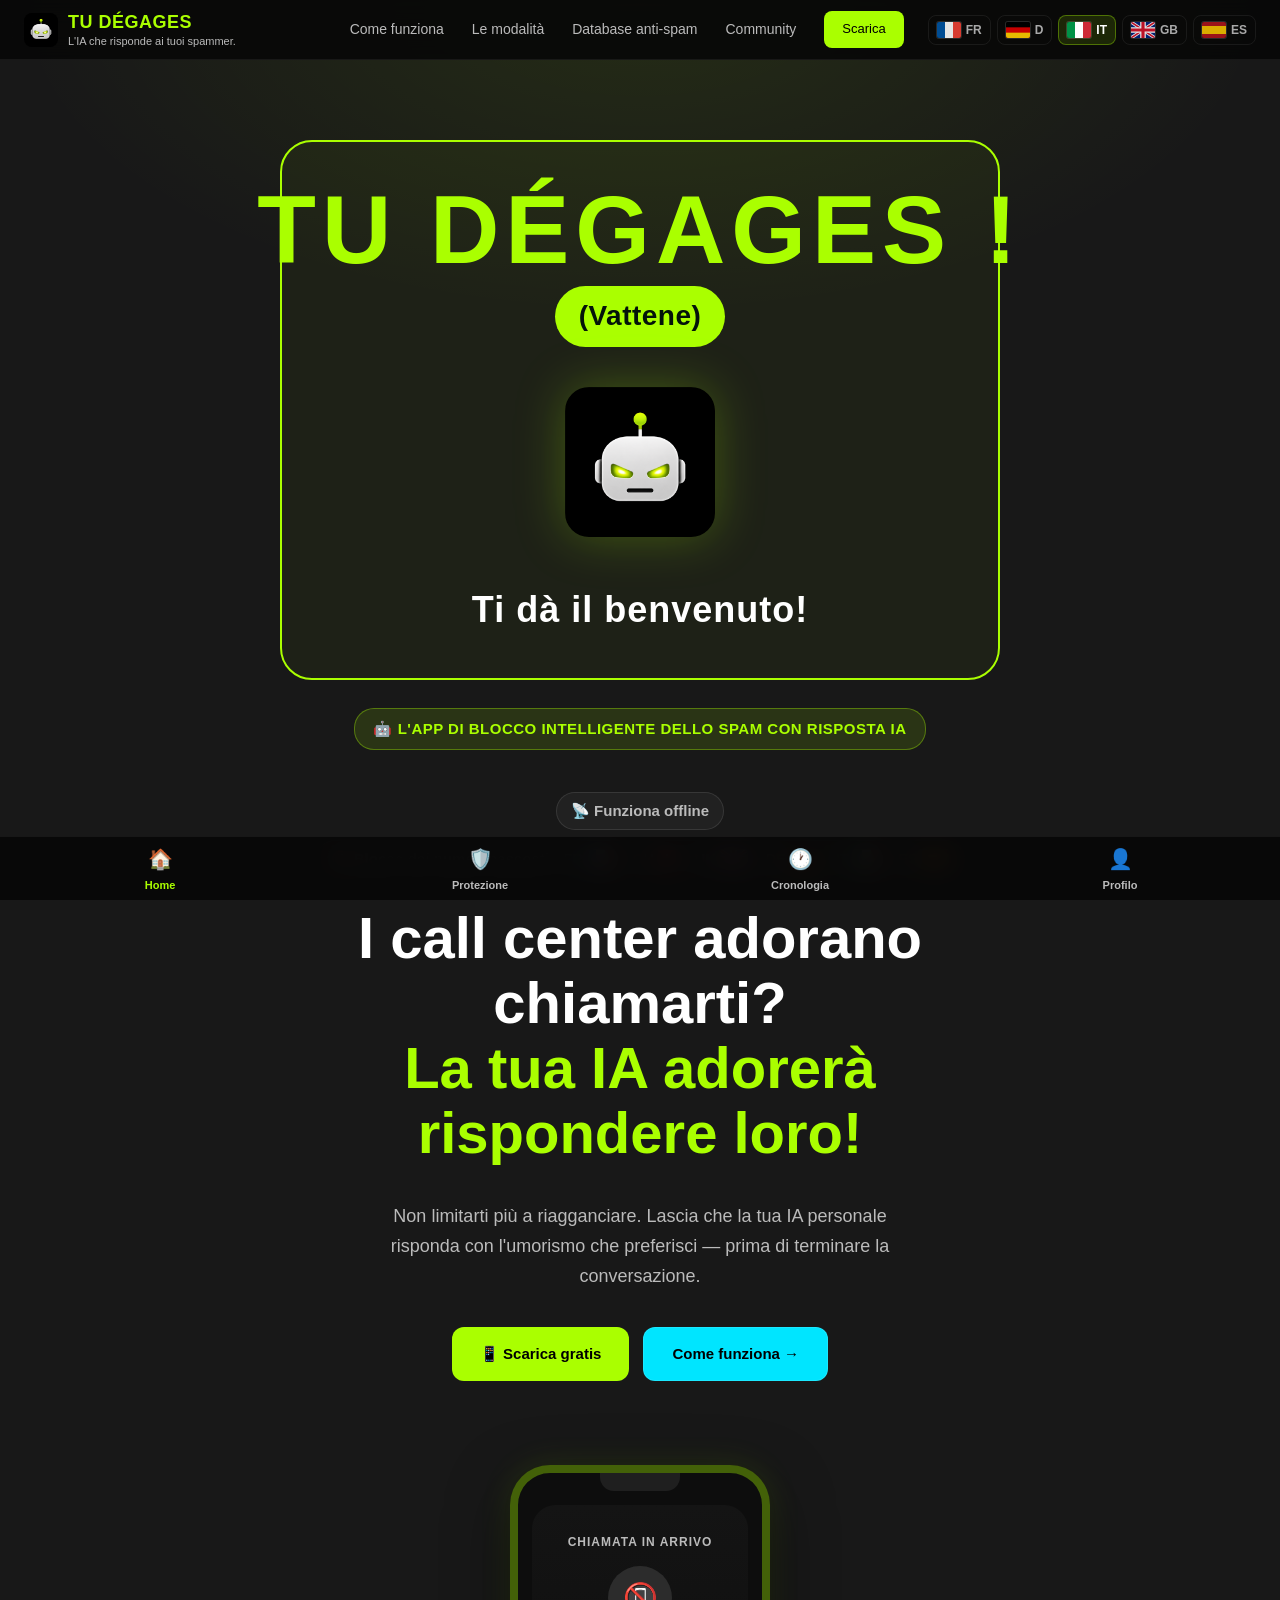
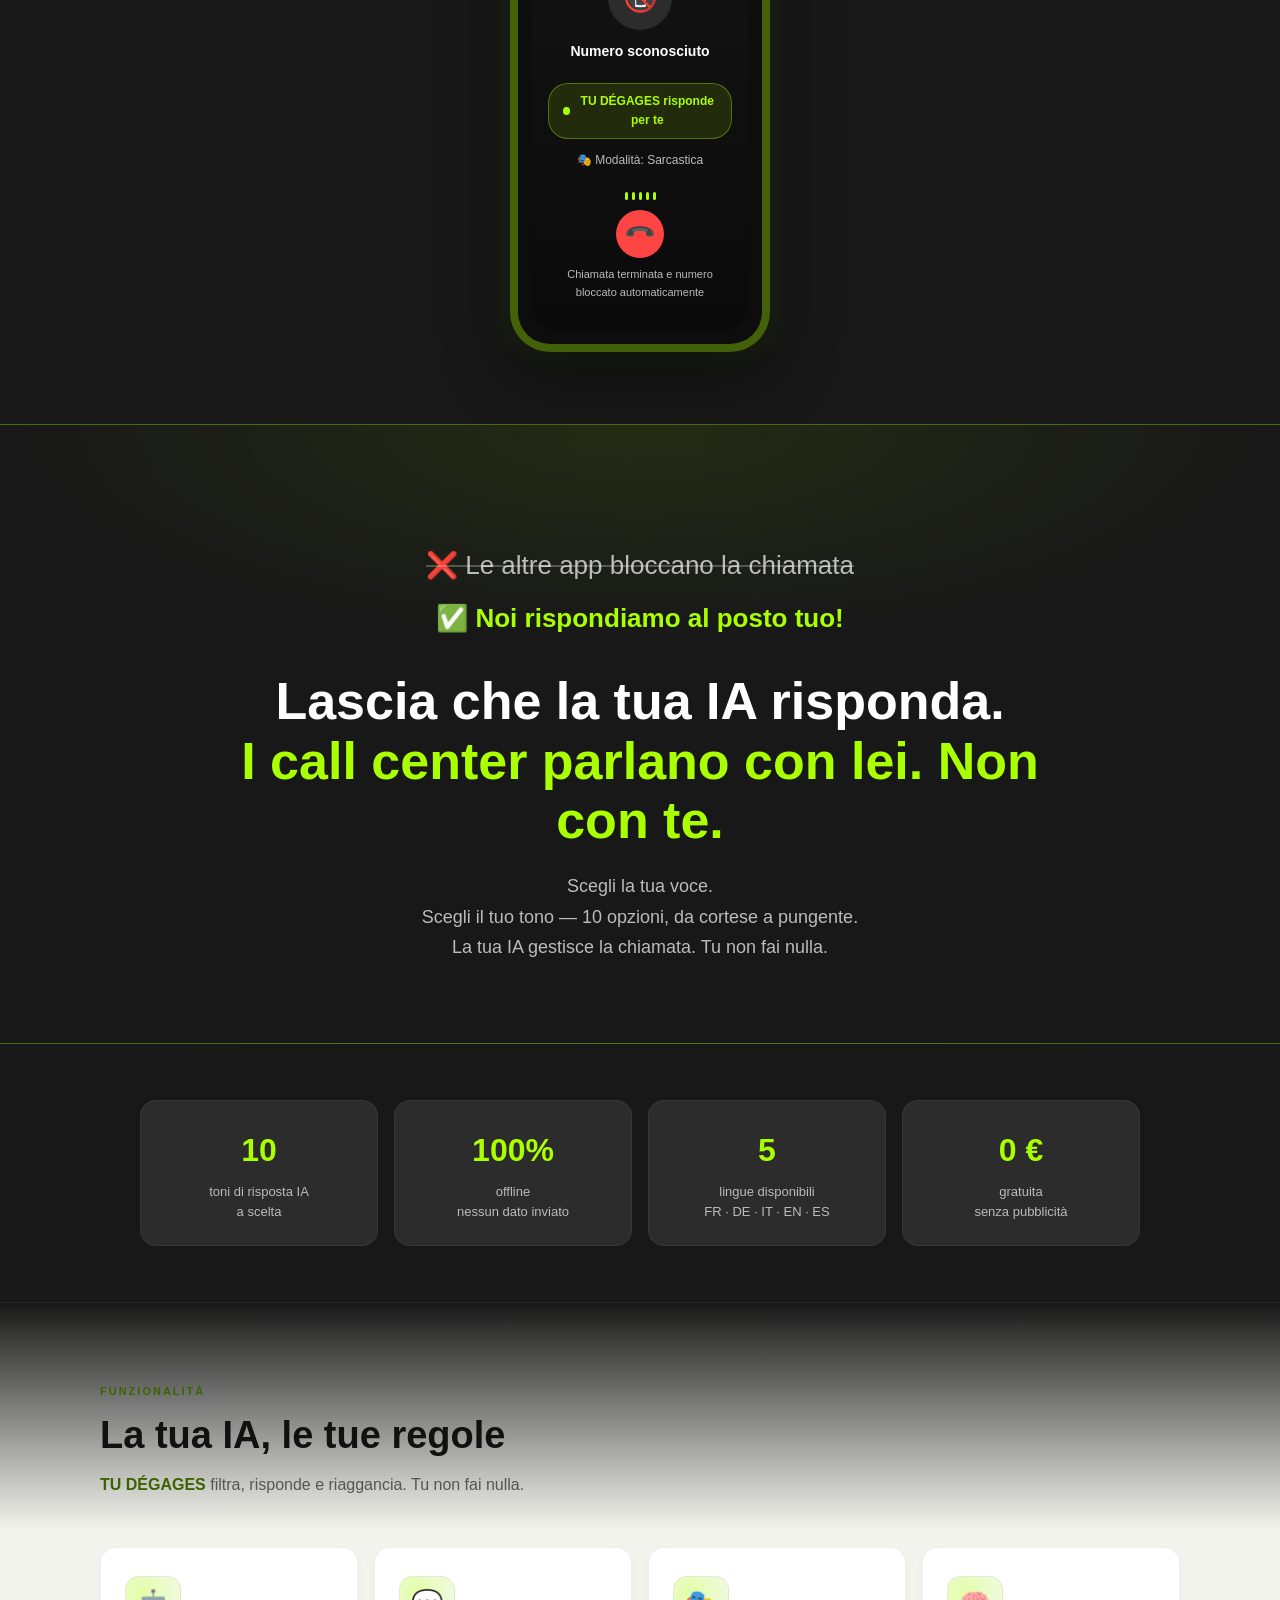
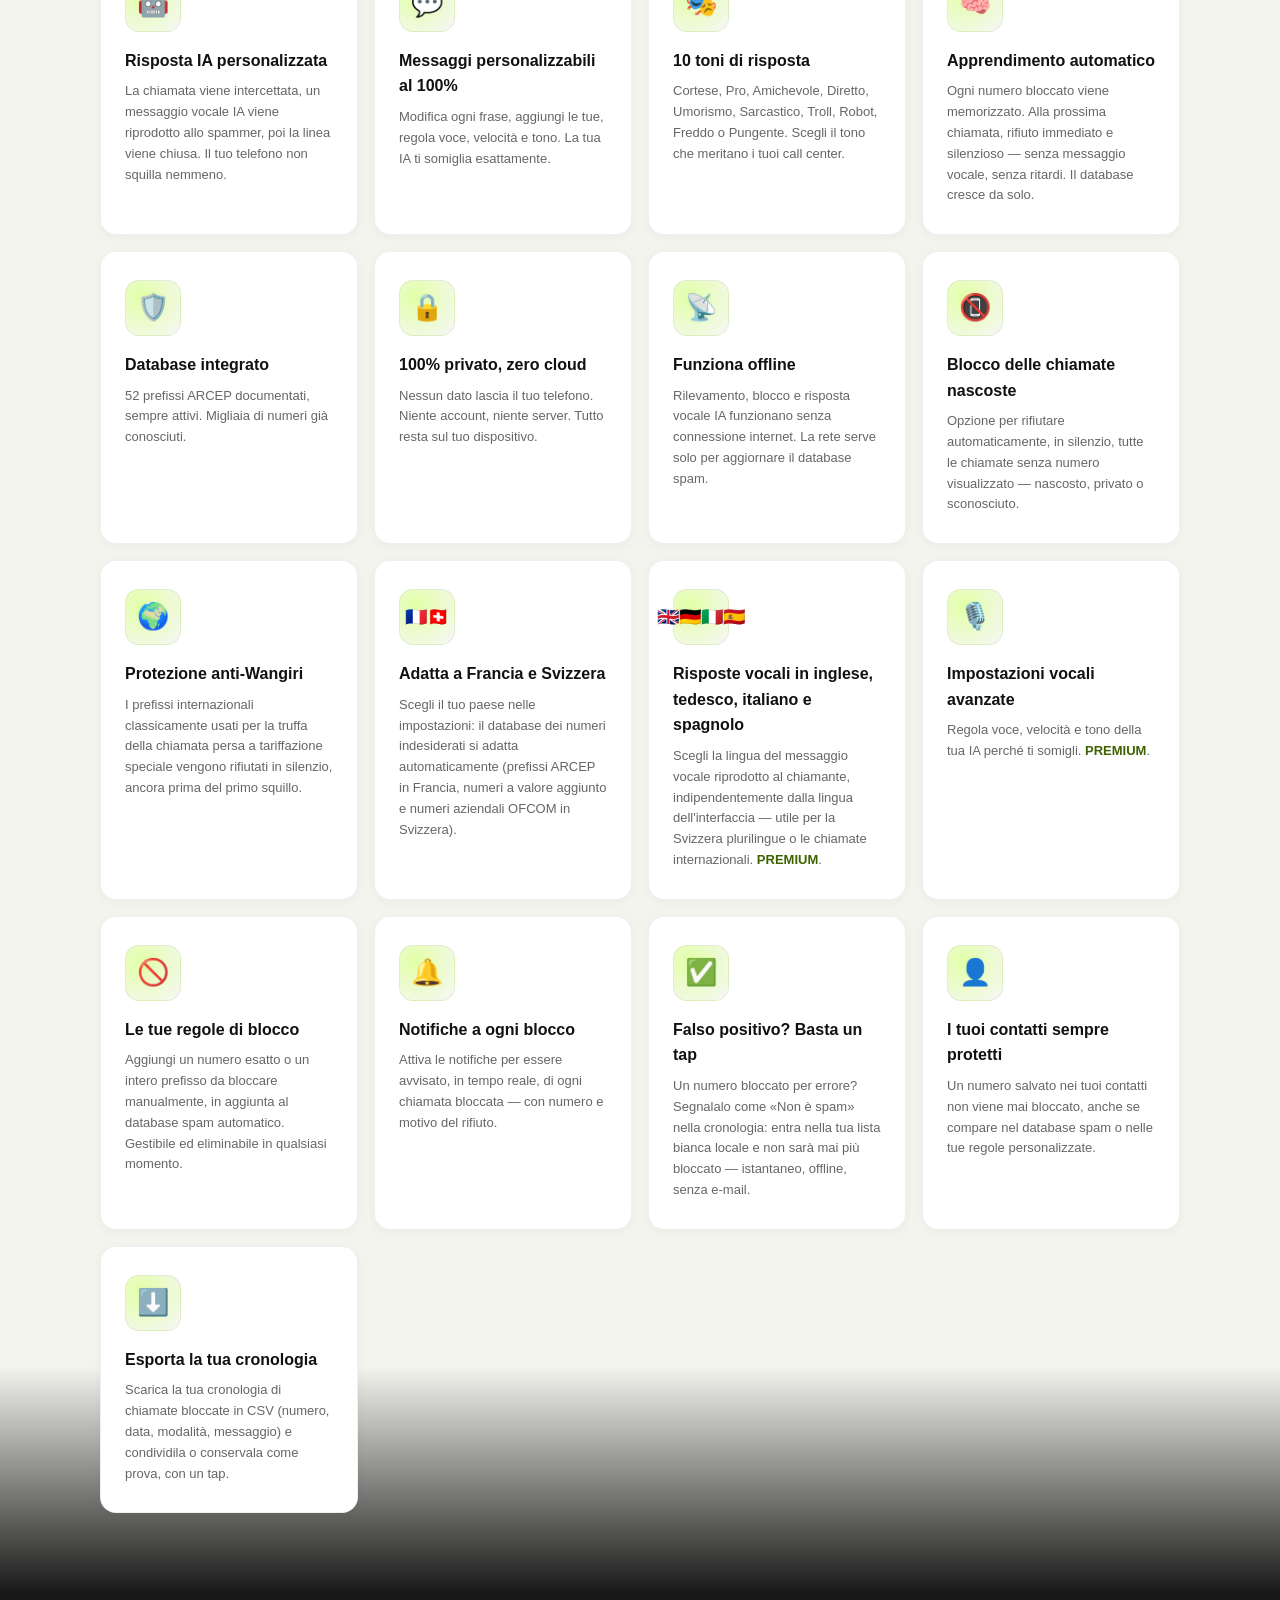
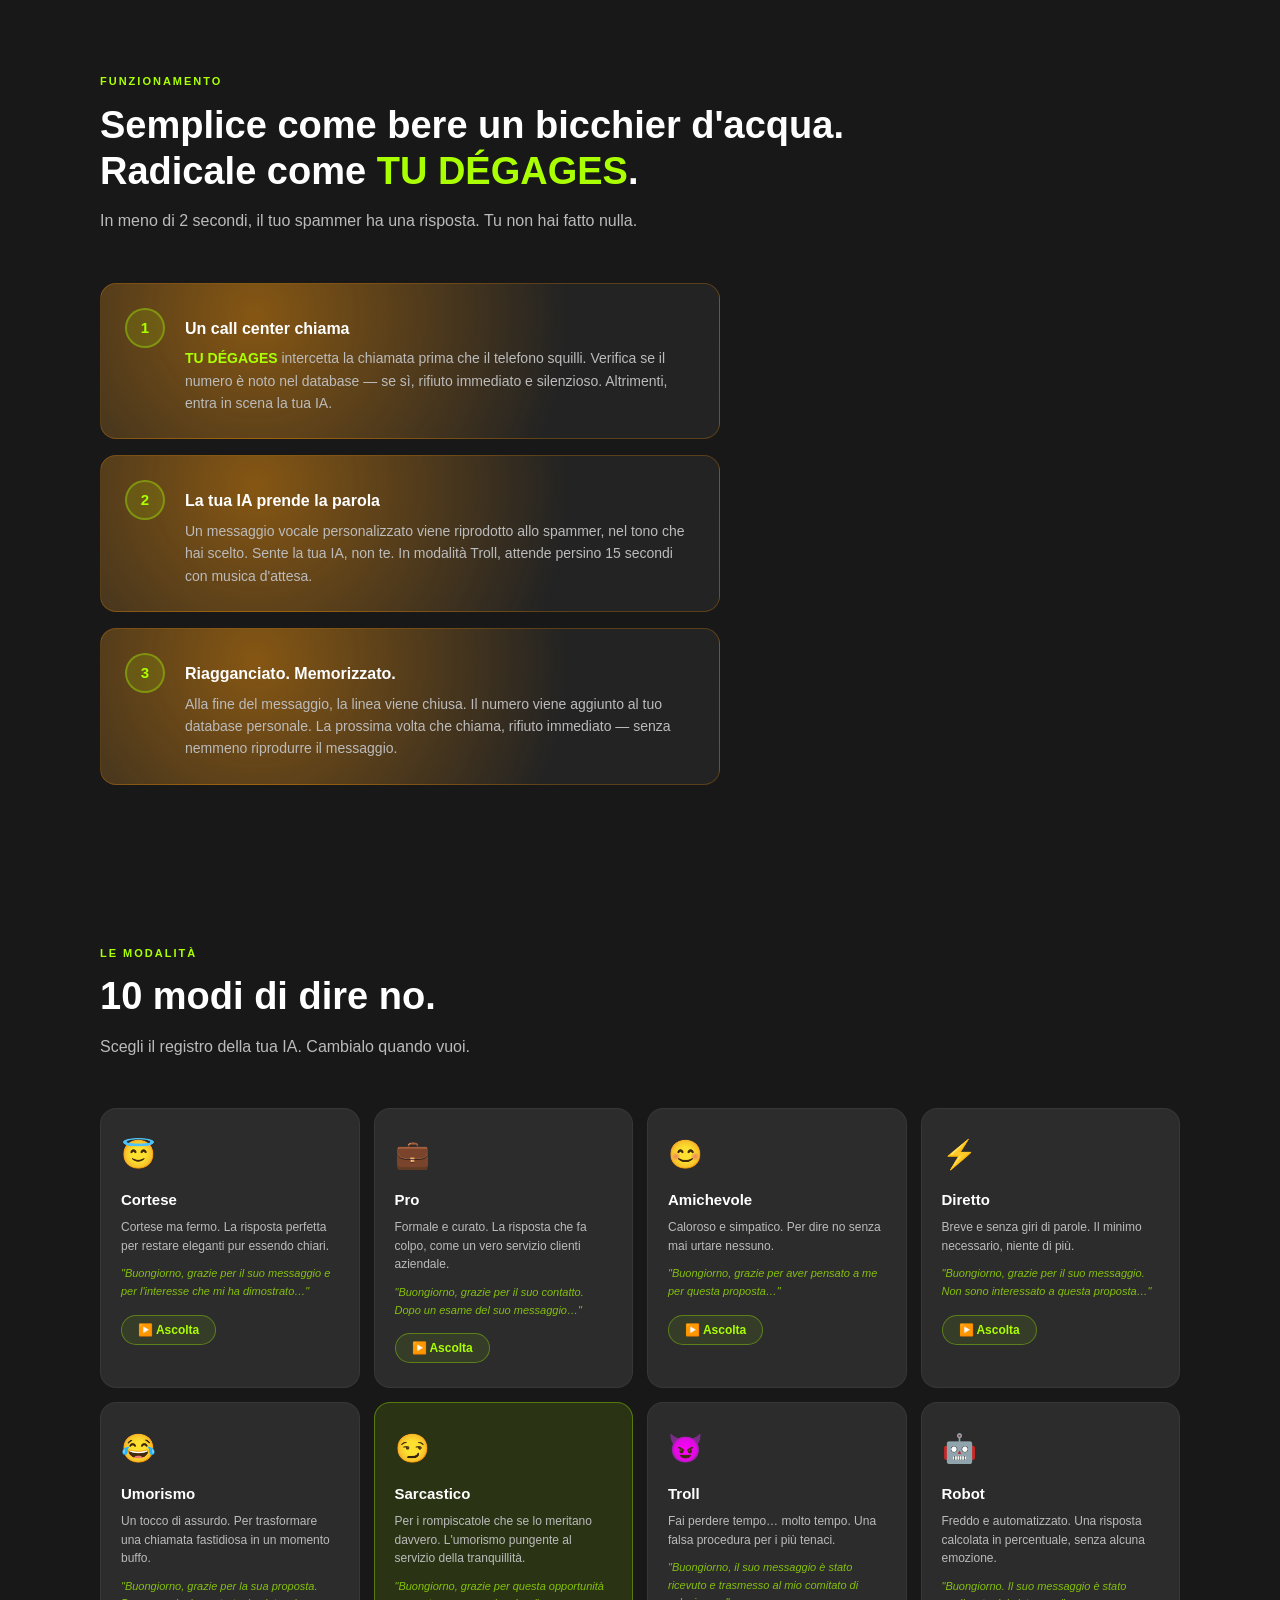
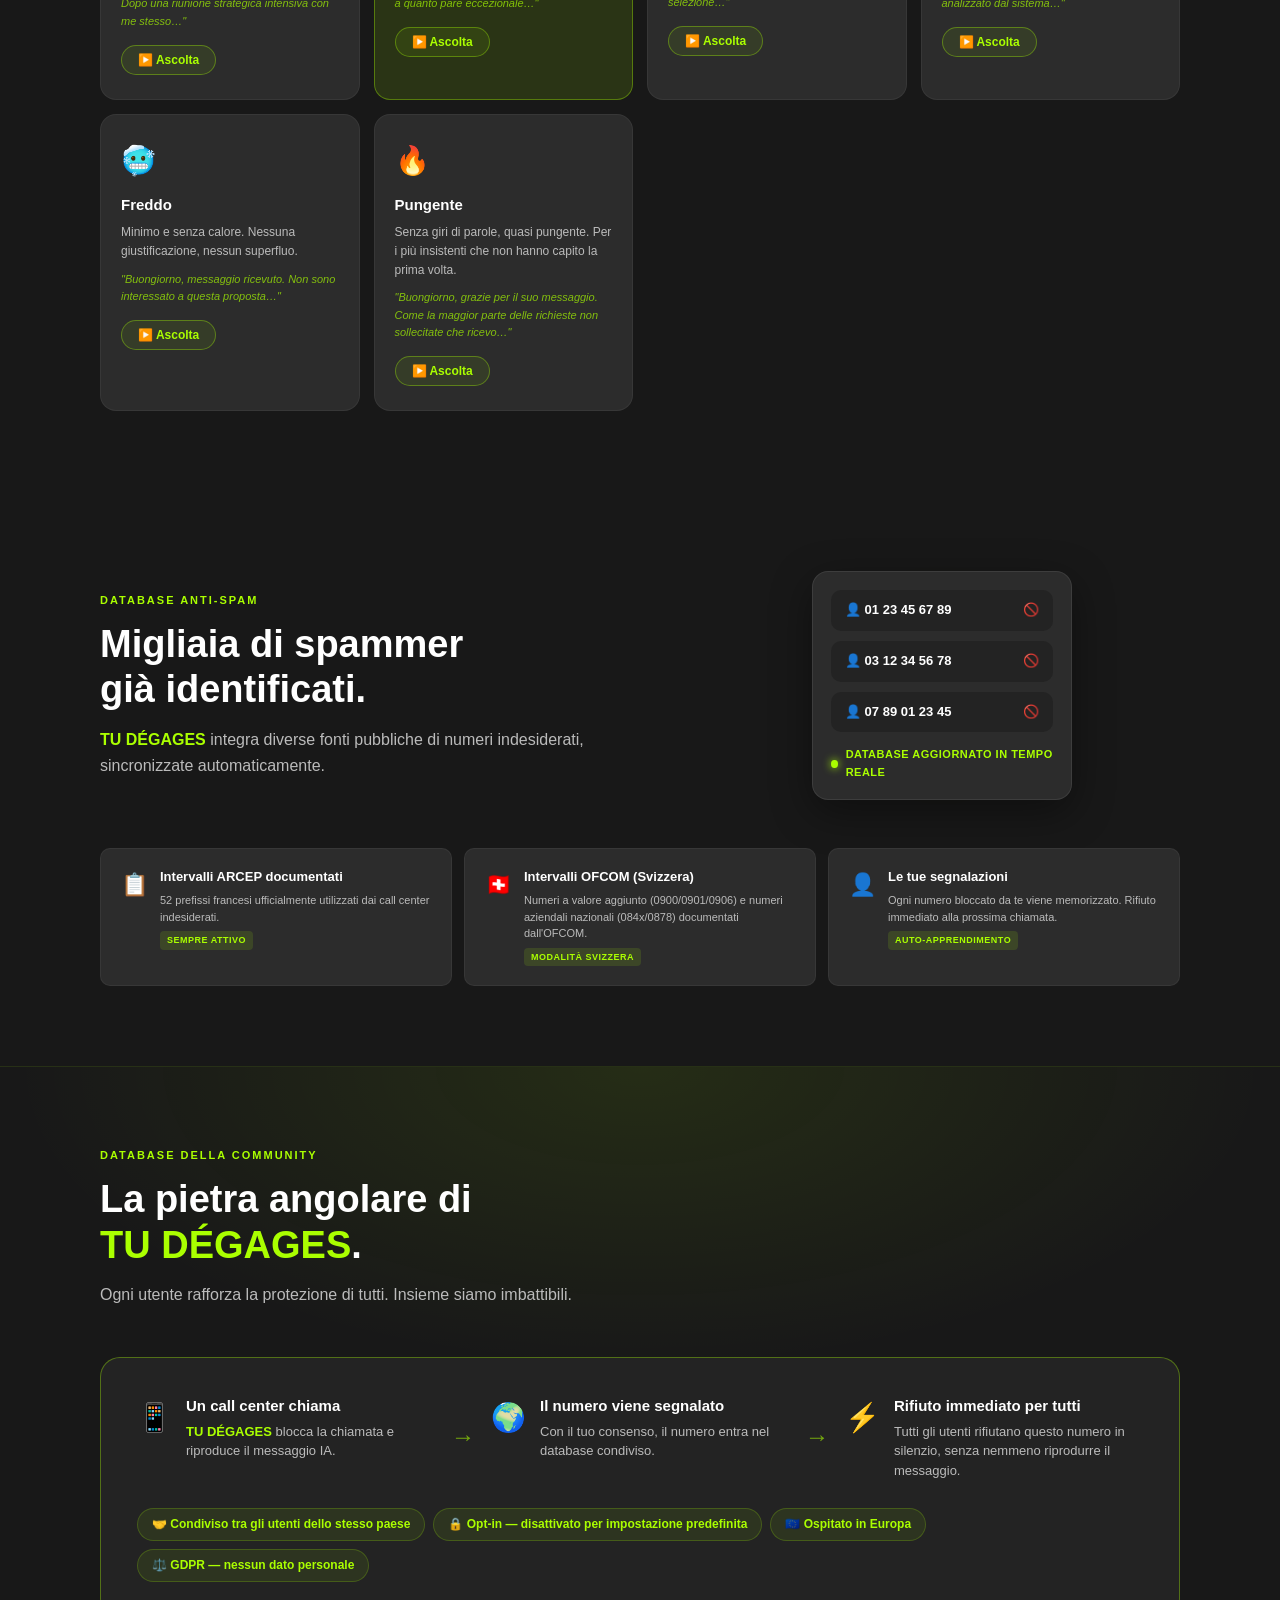
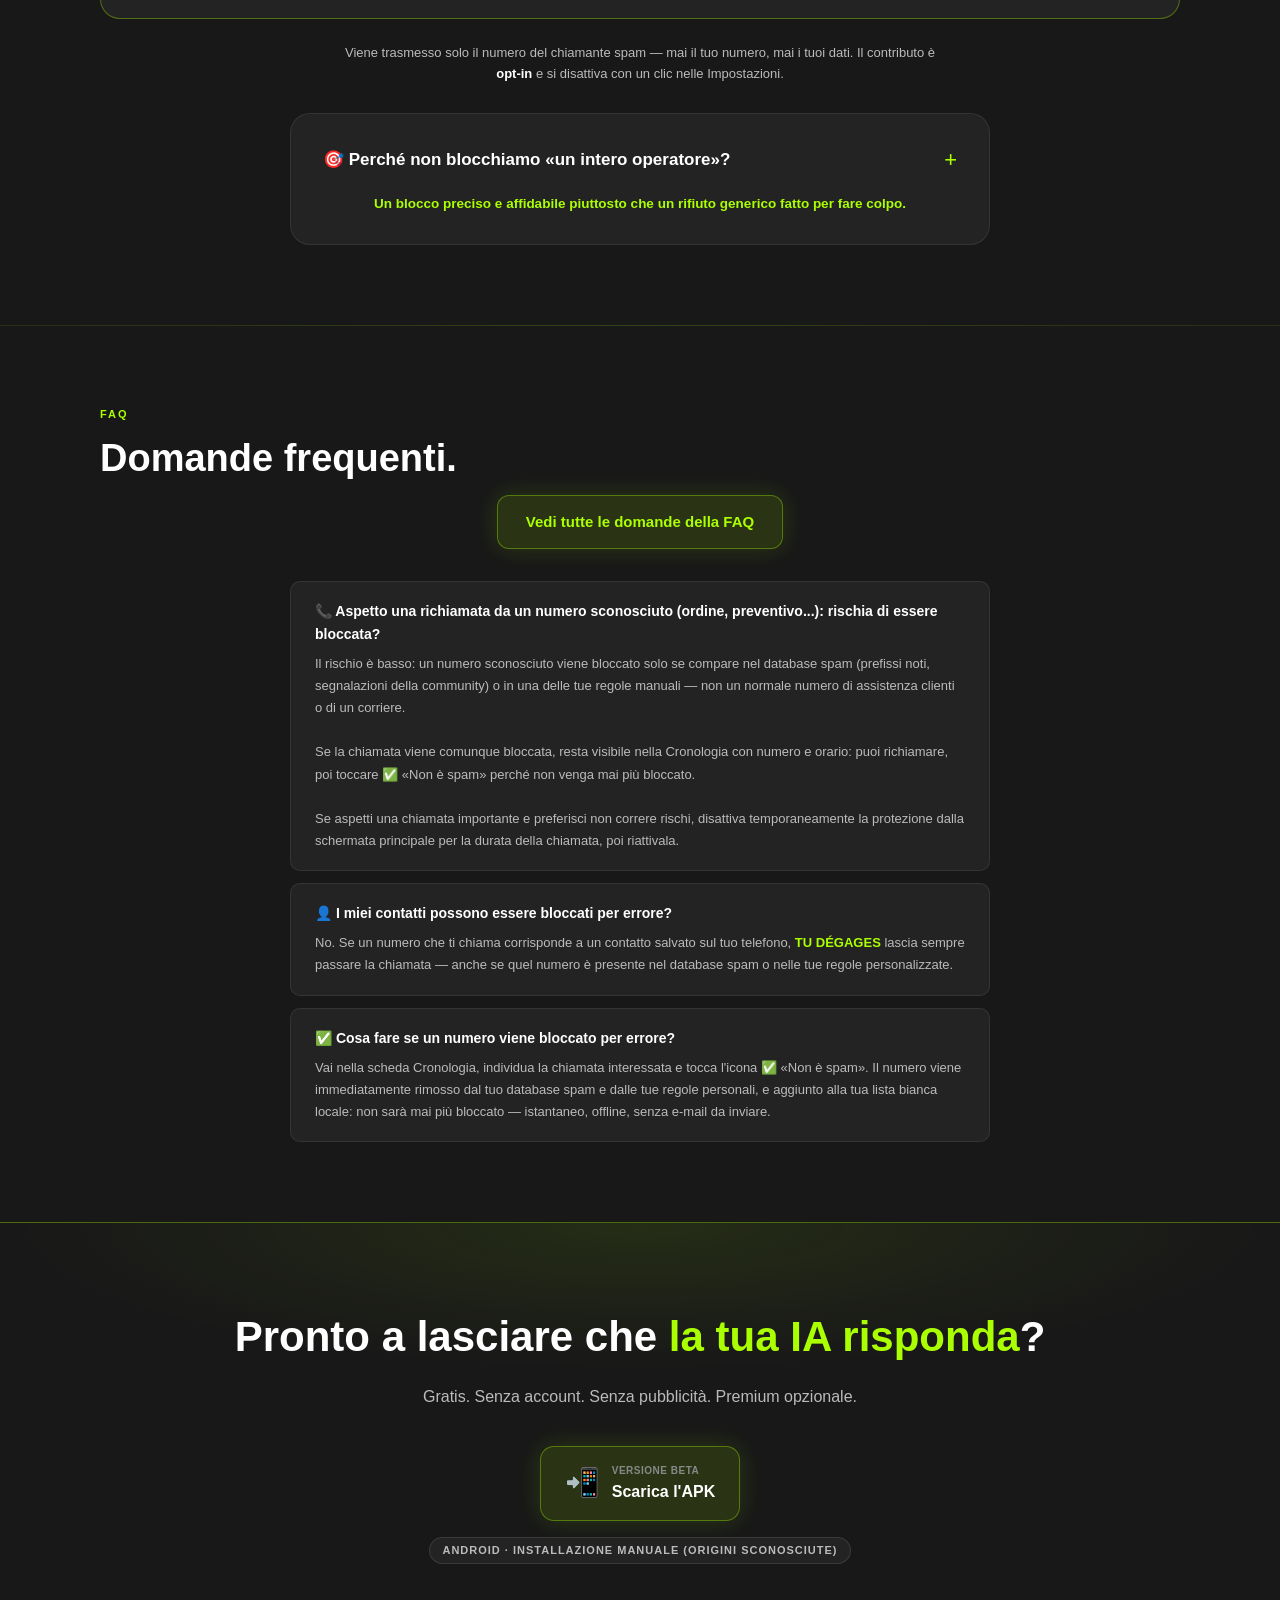
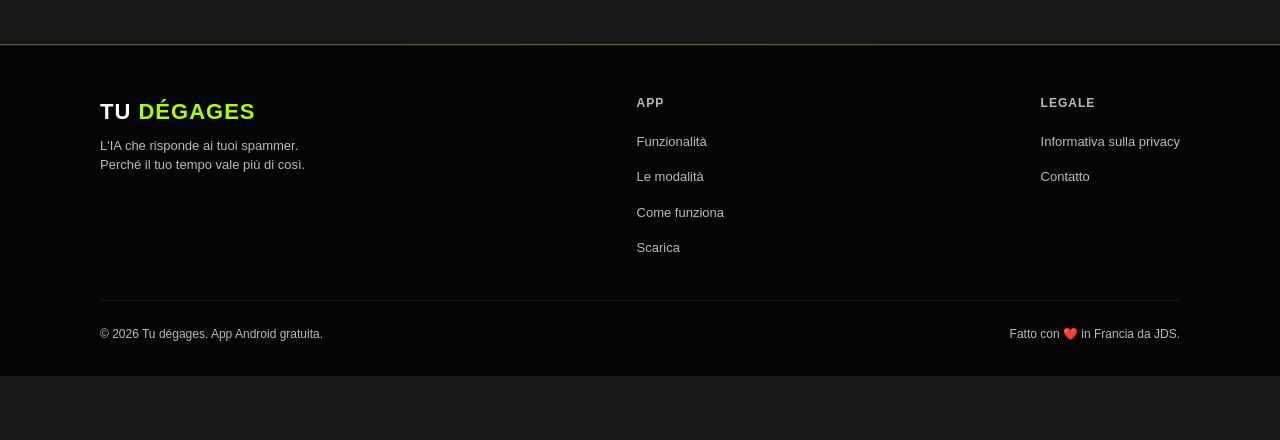
<file: docs/it/index.html>
<!DOCTYPE html>
<html lang="it">
<head>
  <meta charset="UTF-8">
  <meta name="viewport" content="width=device-width, initial-scale=1.0">
  <title>Tu dégages — L'IA che risponde ai tuoi spammer</title>
  <meta name="description" content="Le app classiche bloccano le chiamate. La nostra lascia che la tua IA risponda con il tono che scegli. Anti-spam intelligente per Android.">
  <meta property="og:title" content="Tu dégages — L'IA che risponde ai tuoi spammer">
  <meta property="og:description" content="Non limitarti più a riagganciare. Lascia che la tua IA personale risponda con l'umorismo che preferisci.">
  <meta property="og:type" content="website">
  <link rel="stylesheet" href="../css/style.css?v=11">
  <link rel="icon" href="data:image/svg+xml,<svg xmlns='http://www.w3.org/2000/svg' viewBox='0 0 100 100'><text y='.9em' font-size='90'>🤖</text></svg>">
  <link rel="alternate" hreflang="fr" href="https://tudegages.fr/">
  <link rel="alternate" hreflang="de" href="https://tudegages.fr/de/">
  <link rel="alternate" hreflang="it" href="https://tudegages.fr/it/">
  <link rel="alternate" hreflang="en" href="https://tudegages.fr/en/">
  <link rel="alternate" hreflang="es" href="https://tudegages.fr/es/">
  <link rel="alternate" hreflang="x-default" href="https://tudegages.fr/">
</head>
<body>

<!-- ── NAVIGATION ──────────────────────────────────────────────────────── -->
<nav>
  <div class="nav-logo">
    <img src="../img/robot.png" alt="" class="logo-icon">
    <div class="nav-logo-text">
      <span class="nav-logo-accent">TU DÉGAGES</span>
      <span class="nav-logo-tagline">L'IA che risponde ai tuoi spammer.</span>
    </div>
  </div>
  <input type="checkbox" id="nav-toggle" class="nav-toggle-checkbox">
  <div class="nav-links">
    <a href="#fonctionnement">Come funziona</a>
    <a href="#modes">Le modalità</a>
    <a href="#base-spam">Database anti-spam</a>
    <a href="#communaute">Community</a>
    <a href="#telecharger" class="btn-nav">Scarica</a>
  </div>
  <div class="nav-lang">
    <a href="/" lang="fr" hreflang="fr" title="Français"><img src="../img/flag-fr.svg" class="flag-icon" alt="FR"><span class="nav-lang-label">FR</span></a>
    <a href="/de/" lang="de" hreflang="de" title="Deutsch"><img src="../img/flag-de.svg" class="flag-icon" alt="DE"><span class="nav-lang-label">D</span></a>
    <a href="/it/" class="active" lang="it" hreflang="it" title="Italiano"><img src="../img/flag-it.svg" class="flag-icon" alt="IT"><span class="nav-lang-label">IT</span></a>
    <a href="/en/" lang="en" hreflang="en" title="English"><img src="../img/flag-gb.svg" class="flag-icon" alt="GB"><span class="nav-lang-label">GB</span></a>
    <a href="/es/" lang="es" hreflang="es" title="Español"><img src="../img/flag-es.svg" class="flag-icon" alt="ES"><span class="nav-lang-label">ES</span></a>
  </div>
  <label for="nav-toggle" class="nav-toggle-btn" aria-label="Menu">☰</label>
</nav>

<!-- ── HERO ────────────────────────────────────────────────────────────── -->
<section class="hero">
  <div class="hero-inner">
    <div class="hero-glow">
      <div class="hero-appname hero-appname-accent">TU DÉGAGES !</div>
      <div class="hero-appname-translation">(Vattene)</div>
      <div class="hero-logo-wrap"><img src="../img/robot.png" alt="" class="hero-logo"></div>
      <p class="hero-welcome">Ti dà il benvenuto!</p>
    </div>
    <div class="hero-badge">🤖 L'app di blocco intelligente dello spam con risposta IA</div>
    <div class="hero-badge-row">
      <span class="hero-mini-badge">📡 Funziona offline</span>
      <span class="hero-mini-badge hero-mini-badge-flags">📵 Blocco dei numeri nascosti <span class="flag-pairs"><span class="flag-pair">· FR <img src="../img/flag-fr.svg" alt="FR" class="flag-icon"></span> <span class="flag-pair">· CH <img src="../img/flag-ch.svg" alt="CH" class="flag-icon"></span> <span class="flag-pair">· UK <img src="../img/flag-gb.svg" alt="UK" class="flag-icon"></span> <span class="flag-pair">· DE <img src="../img/flag-de.svg" alt="DE" class="flag-icon"></span> <span class="flag-pair">· IT <img src="../img/flag-it.svg" alt="IT" class="flag-icon"></span> <span class="flag-pair">· ES <img src="../img/flag-es.svg" alt="ES" class="flag-icon"></span></span></span>
    </div>
    <h1>
      I call center adorano<br>chiamarti?
      <span class="line-green">La tua IA adorerà<br>rispondere loro!</span>
    </h1>
    <p class="hero-sub">
      Non limitarti più a riagganciare. Lascia che la tua IA personale risponda
      con l'umorismo che preferisci — prima di terminare la conversazione.
    </p>
    <div class="hero-cta">
      <a href="#telecharger" class="btn-primary">
        📱 Scarica gratis
      </a>
      <a href="#fonctionnement" class="btn-secondary">
        Come funziona →
      </a>
    </div>
  </div>
</section>

<!-- ── ANTEPRIMA SCHERMATA CHIAMATA ─────────────────────────────────────── -->
<section class="device-section">
  <div class="device-mockup reveal">
    <div class="device-notch"></div>
    <div class="device-screen">
      <div>
        <p class="device-label">Chiamata in arrivo</p>
        <div class="device-caller-icon">📵</div>
        <p class="device-caller">Numero sconosciuto</p>
      </div>
      <div class="device-middle">
        <div class="device-ai-badge"><span class="pulse-dot"></span> TU DÉGAGES risponde per te</div>
        <p class="device-mode-chip">🎭 Modalità: Sarcastica</p>
        <div class="device-waveform">
          <span></span><span></span><span></span><span></span><span></span>
        </div>
      </div>
      <div class="device-bottom">
        <div class="device-end-call">📞</div>
        <p class="device-end-label">Chiamata terminata e numero bloccato automaticamente</p>
      </div>
    </div>
  </div>
</section>

<!-- ── DIFFÉRENCIATION ─────────────────────────────────────────────────── -->
<section class="diff-section">
  <div class="diff-inner reveal">
    <p class="diff-other diff-line-no">❌ Le altre app bloccano la chiamata</p>
    <p class="diff-other diff-line-yes">✅ Noi rispondiamo al posto tuo!</p>
    <h2 class="diff-headline">Lascia che la tua IA risponda.<br><span>I call center parlano con lei. Non con te.</span></h2>
    <p class="diff-sub">Scegli la tua voce.<br>Scegli il tuo tono — 10 opzioni, da cortese a pungente.<br>La tua IA gestisce la chiamata. Tu non fai nulla.</p>
  </div>
</section>

<!-- ── PROVA / NUMERI CHIAVE ────────────────────────────────────────────── -->
<section class="proof-section">
  <div class="proof-grid reveal">
    <div class="proof-stat">
      <div class="proof-number">10</div>
      <div class="proof-label">toni di risposta IA<br>a scelta</div>
    </div>
    <div class="proof-stat">
      <div class="proof-number">100%</div>
      <div class="proof-label">offline<br>nessun dato inviato</div>
    </div>
    <div class="proof-stat">
      <div class="proof-number">5</div>
      <div class="proof-label">lingue disponibili<br>FR · DE · IT · EN · ES</div>
    </div>
    <div class="proof-stat">
      <div class="proof-number">0 €</div>
      <div class="proof-label">gratuita<br>senza pubblicità</div>
    </div>
  </div>
</section>

<!-- ── FEATURES ────────────────────────────────────────────────────────── -->
<section id="features">
  <div class="section-inner reveal">
    <p class="section-label">Funzionalità</p>
    <h2 class="section-title">La tua IA, le tue regole</h2>
    <p class="section-sub"><span class="brand">Tu dégages</span> filtra, risponde e riaggancia. Tu non fai nulla.</p>
    <div class="feature-grid">
      <div class="feature-card reveal">
        <div class="feature-icon">🤖</div>
        <h3>Risposta IA personalizzata</h3>
        <p>La chiamata viene intercettata, un messaggio vocale IA viene riprodotto allo spammer, poi la linea viene chiusa. Il tuo telefono non squilla nemmeno.</p>
      </div>
      <div class="feature-card reveal">
        <div class="feature-icon">💬</div>
        <h3>Messaggi personalizzabili al 100%</h3>
        <p>Modifica ogni frase, aggiungi le tue, regola voce, velocità e tono. La tua IA ti somiglia esattamente.</p>
      </div>
      <div class="feature-card reveal">
        <div class="feature-icon">🎭</div>
        <h3>10 toni di risposta</h3>
        <p>Cortese, Pro, Amichevole, Diretto, Umorismo, Sarcastico, Troll, Robot, Freddo o Pungente. Scegli il tono che meritano i tuoi call center.</p>
      </div>
      <div class="feature-card reveal">
        <div class="feature-icon">🧠</div>
        <h3>Apprendimento automatico</h3>
        <p>Ogni numero bloccato viene memorizzato. Alla prossima chiamata, rifiuto immediato e silenzioso — senza messaggio vocale, senza ritardi. Il database cresce da solo.</p>
      </div>
      <div class="feature-card reveal">
        <div class="feature-icon">🛡️</div>
        <h3>Database integrato</h3>
        <p>52 prefissi ARCEP documentati, sempre attivi. Migliaia di numeri già conosciuti.</p>
      </div>
      <div class="feature-card reveal">
        <div class="feature-icon">🔒</div>
        <h3>100% privato, zero cloud</h3>
        <p>Nessun dato lascia il tuo telefono. Niente account, niente server. Tutto resta sul tuo dispositivo.</p>
      </div>
      <div class="feature-card reveal">
        <div class="feature-icon">📡</div>
        <h3>Funziona offline</h3>
        <p>Rilevamento, blocco e risposta vocale IA funzionano senza connessione internet. La rete serve solo per aggiornare il database spam.</p>
      </div>
      <div class="feature-card reveal">
        <div class="feature-icon">📵</div>
        <h3>Blocco delle chiamate nascoste</h3>
        <p>Opzione per rifiutare automaticamente, in silenzio, tutte le chiamate senza numero visualizzato — nascosto, privato o sconosciuto.</p>
      </div>
      <div class="feature-card reveal">
        <div class="feature-icon">🌍</div>
        <h3>Protezione anti-Wangiri</h3>
        <p>I prefissi internazionali classicamente usati per la truffa della chiamata persa a tariffazione speciale vengono rifiutati in silenzio, ancora prima del primo squillo.</p>
      </div>
      <div class="feature-card reveal">
        <div class="feature-icon feature-icon-flags">🇫🇷🇨🇭</div>
        <h3>Adatta a Francia e Svizzera</h3>
        <p>Scegli il tuo paese nelle impostazioni: il database dei numeri indesiderati si adatta automaticamente (prefissi ARCEP in Francia, numeri a valore aggiunto e numeri aziendali OFCOM in Svizzera).</p>
      </div>
      <div class="feature-card reveal">
        <div class="feature-icon feature-icon-flags">🇬🇧🇩🇪🇮🇹🇪🇸</div>
        <h3>Risposte vocali in inglese, tedesco, italiano e spagnolo</h3>
        <p>Scegli la lingua del messaggio vocale riprodotto al chiamante, indipendentemente dalla lingua dell'interfaccia — utile per la Svizzera plurilingue o le chiamate internazionali. <span class="brand">Premium</span>.</p>
      </div>
      <div class="feature-card reveal">
        <div class="feature-icon">🎙️</div>
        <h3>Impostazioni vocali avanzate</h3>
        <p>Regola voce, velocità e tono della tua IA perché ti somigli. <span class="brand">Premium</span>.</p>
      </div>
      <div class="feature-card reveal">
        <div class="feature-icon">🚫</div>
        <h3>Le tue regole di blocco</h3>
        <p>Aggiungi un numero esatto o un intero prefisso da bloccare manualmente, in aggiunta al database spam automatico. Gestibile ed eliminabile in qualsiasi momento.</p>
      </div>
      <div class="feature-card reveal">
        <div class="feature-icon">🔔</div>
        <h3>Notifiche a ogni blocco</h3>
        <p>Attiva le notifiche per essere avvisato, in tempo reale, di ogni chiamata bloccata — con numero e motivo del rifiuto.</p>
      </div>
      <div class="feature-card reveal">
        <div class="feature-icon">✅</div>
        <h3>Falso positivo? Basta un tap</h3>
        <p>Un numero bloccato per errore? Segnalalo come «Non è spam» nella cronologia: entra nella tua lista bianca locale e non sarà mai più bloccato — istantaneo, offline, senza e-mail.</p>
      </div>
      <div class="feature-card reveal">
        <div class="feature-icon">👤</div>
        <h3>I tuoi contatti sempre protetti</h3>
        <p>Un numero salvato nei tuoi contatti non viene mai bloccato, anche se compare nel database spam o nelle tue regole personalizzate.</p>
      </div>
      <div class="feature-card reveal">
        <div class="feature-icon">⬇️</div>
        <h3>Esporta la tua cronologia</h3>
        <p>Scarica la tua cronologia di chiamate bloccate in CSV (numero, data, modalità, messaggio) e condividila o conservala come prova, con un tap.</p>
      </div>
    </div>
  </div>
</section>

<!-- ── COMMENT ÇA MARCHE ───────────────────────────────────────────────── -->
<section id="fonctionnement">
  <div class="section-inner reveal">
    <p class="section-label">Funzionamento</p>
    <h2 class="section-title">Semplice come bere un bicchier d'acqua.<br>Radicale come <span class="brand">Tu dégages</span>.</h2>
    <p class="section-sub">In meno di 2 secondi, il tuo spammer ha una risposta. Tu non hai fatto nulla.</p>
    <div class="steps">
      <div class="step">
        <div class="step-num">1</div>
        <div class="step-body">
          <h3>Un call center chiama</h3>
          <p><span class="brand">Tu dégages</span> intercetta la chiamata prima che il telefono squilli. Verifica se il numero è noto nel database — se sì, rifiuto immediato e silenzioso. Altrimenti, entra in scena la tua IA.</p>
        </div>
      </div>
      <div class="step">
        <div class="step-num">2</div>
        <div class="step-body">
          <h3>La tua IA prende la parola</h3>
          <p>Un messaggio vocale personalizzato viene riprodotto allo spammer, nel tono che hai scelto. Sente la tua IA, non te. In modalità Troll, attende persino 15 secondi con musica d'attesa.</p>
        </div>
      </div>
      <div class="step">
        <div class="step-num">3</div>
        <div class="step-body">
          <h3>Riagganciato. Memorizzato.</h3>
          <p>Alla fine del messaggio, la linea viene chiusa. Il numero viene aggiunto al tuo database personale. La prossima volta che chiama, rifiuto immediato — senza nemmeno riprodurre il messaggio.</p>
        </div>
      </div>
    </div>
  </div>
</section>

<!-- ── MODES ───────────────────────────────────────────────────────────── -->
<section id="modes">
  <div class="section-inner reveal">
    <p class="section-label">Le modalità</p>
    <h2 class="section-title">10 modi di dire no.</h2>
    <p class="section-sub">Scegli il registro della tua IA. Cambialo quando vuoi.</p>
    <div class="modes-grid">
      <div class="mode-card reveal">
        <div class="mode-emoji">😇</div>
        <h3>Cortese</h3>
        <p>Cortese ma fermo. La risposta perfetta per restare eleganti pur essendo chiari.</p>
        <div class="mode-example">"Buongiorno, grazie per il suo messaggio e per l'interesse che mi ha dimostrato…"</div>
        <button class="mode-listen-btn" onclick="speakMode(this, 'Buongiorno,\n\nGrazie per il suo messaggio e per l\'interesse che mi ha dimostrato.\n\nDopo aver letto la sua proposta, per il momento non desidero darle seguito.\n\nLa ringrazio per la comprensione e le auguro un\'ottima continuazione.')">▶️ Ascolta</button>
      </div>
      <div class="mode-card reveal">
        <div class="mode-emoji">💼</div>
        <h3>Pro</h3>
        <p>Formale e curato. La risposta che fa colpo, come un vero servizio clienti aziendale.</p>
        <div class="mode-example">"Buongiorno, grazie per il suo contatto. Dopo un esame del suo messaggio…"</div>
        <button class="mode-listen-btn" onclick="speakMode(this, 'Buongiorno,\n\nGrazie per il suo contatto.\n\nDopo un esame del suo messaggio, la sua proposta non corrisponde alle mie attuali esigenze. Non desidero quindi proseguire questo scambio.\n\nLa ringrazio per il suo impegno e le auguro una buona giornata.\n\nCordiali saluti.')">▶️ Ascolta</button>
      </div>
      <div class="mode-card reveal">
        <div class="mode-emoji">😊</div>
        <h3>Amichevole</h3>
        <p>Caloroso e simpatico. Per dire no senza mai urtare nessuno.</p>
        <div class="mode-example">"Buongiorno, grazie per aver pensato a me per questa proposta…"</div>
        <button class="mode-listen-btn" onclick="speakMode(this, 'Buongiorno,\n\nGrazie per aver pensato a me per questa proposta.\n\nAnche se sembra interessante, al momento non è qualcosa che mi convince. Passerò quindi il mio turno.\n\nLe auguro comunque molto successo nelle sue iniziative.')">▶️ Ascolta</button>
      </div>
      <div class="mode-card reveal">
        <div class="mode-emoji">⚡</div>
        <h3>Diretto</h3>
        <p>Breve e senza giri di parole. Il minimo necessario, niente di più.</p>
        <div class="mode-example">"Buongiorno, grazie per il suo messaggio. Non sono interessato a questa proposta…"</div>
        <button class="mode-listen-btn" onclick="speakMode(this, 'Buongiorno,\n\nGrazie per il suo messaggio.\n\nNon sono interessato a questa proposta e non desidero essere ricontattato in merito.\n\nBuona continuazione.')">▶️ Ascolta</button>
      </div>
      <div class="mode-card reveal">
        <div class="mode-emoji">😂</div>
        <h3>Umorismo</h3>
        <p>Un tocco di assurdo. Per trasformare una chiamata fastidiosa in un momento buffo.</p>
        <div class="mode-example">"Buongiorno, grazie per la sua proposta. Dopo una riunione strategica intensiva con me stesso…"</div>
        <button class="mode-listen-btn" onclick="speakMode(this, 'Buongiorno,\n\nGrazie per la sua proposta.\n\nDopo una riunione strategica intensiva con me stesso, un caffè e la mia agenda, siamo giunti alla conclusione che non è il momento giusto.\n\nDeclinerò quindi questa offerta.\n\nOttima giornata a lei.')">▶️ Ascolta</button>
      </div>
      <div class="mode-card active reveal">
        <div class="mode-emoji">😏</div>
        <h3>Sarcastico</h3>
        <p>Per i rompiscatole che se lo meritano davvero. L'umorismo pungente al servizio della tranquillità.</p>
        <div class="mode-example">"Buongiorno, grazie per questa opportunità a quanto pare eccezionale…"</div>
        <button class="mode-listen-btn" onclick="speakMode(this, 'Buongiorno,\n\nGrazie per questa opportunità a quanto pare eccezionale.\n\nPurtroppo, dopo un\'analisi approfondita di circa tre secondi, ho deciso di non dare seguito alla sua proposta.\n\nLe auguro comunque buona fortuna nella ricerca di clienti più entusiasti.')">▶️ Ascolta</button>
      </div>
      <div class="mode-card reveal">
        <div class="mode-emoji">😈</div>
        <h3>Troll</h3>
        <p>Fai perdere tempo… molto tempo. Una falsa procedura per i più tenaci.</p>
        <div class="mode-example">"Buongiorno, il suo messaggio è stato ricevuto e trasmesso al mio comitato di selezione…"</div>
        <button class="mode-listen-btn" onclick="speakMode(this, 'Buongiorno,\n\nIl suo messaggio è stato ricevuto e trasmesso al mio comitato di selezione.\n\nDopo diversi dibattiti animati, due voti contrari, una scheda bianca e l\'astensione del presidente, la decisione è stata presa: la sua proposta non sarà accolta.\n\nLa ringraziamo per la partecipazione e le auguriamo un\'ottima continuazione.')">▶️ Ascolta</button>
      </div>
      <div class="mode-card reveal">
        <div class="mode-emoji">🤖</div>
        <h3>Robot</h3>
        <p>Freddo e automatizzato. Una risposta calcolata in percentuale, senza alcuna emozione.</p>
        <div class="mode-example">"Buongiorno. Il suo messaggio è stato analizzato dal sistema…"</div>
        <button class="mode-listen-btn" onclick="speakMode(this, 'Buongiorno.\n\nIl suo messaggio è stato analizzato dal sistema.\n\nRisultato: proposta rilevata. Livello di interesse stimato: 0,7 %.\n\nAzione eseguita: rifiuto cortese.\n\nGrazie per la comprensione.\n\nFine della trasmissione.')">▶️ Ascolta</button>
      </div>
      <div class="mode-card reveal">
        <div class="mode-emoji">🥶</div>
        <h3>Freddo</h3>
        <p>Minimo e senza calore. Nessuna giustificazione, nessun superfluo.</p>
        <div class="mode-example">"Buongiorno, messaggio ricevuto. Non sono interessato a questa proposta…"</div>
        <button class="mode-listen-btn" onclick="speakMode(this, 'Buongiorno,\n\nMessaggio ricevuto.\n\nNon sono interessato a questa proposta.\n\nNon sarà data alcuna risposta ulteriore.\n\nCordiali saluti.')">▶️ Ascolta</button>
      </div>
      <div class="mode-card reveal">
        <div class="mode-emoji">🔥</div>
        <h3>Pungente</h3>
        <p>Senza giri di parole, quasi pungente. Per i più insistenti che non hanno capito la prima volta.</p>
        <div class="mode-example">"Buongiorno, grazie per il suo messaggio. Come la maggior parte delle richieste non sollecitate che ricevo…"</div>
        <button class="mode-listen-btn" onclick="speakMode(this, 'Buongiorno,\n\nGrazie per il suo messaggio.\n\nCome la maggior parte delle richieste non sollecitate che ricevo, la sua proposta non presenta alcun interesse per me.\n\nLa invito quindi a non perdere ulteriormente il suo tempo né il mio continuando questo scambio.\n\nBuona continuazione.')">▶️ Ascolta</button>
      </div>
    </div>
  </div>
</section>

<!-- ── BASE SPAM ───────────────────────────────────────────────────────── -->
<section id="base-spam">
  <div class="section-inner reveal">
    <div class="base-spam-top">
      <div class="base-spam-text">
        <p class="section-label">Database anti-spam</p>
        <h2 class="section-title">Migliaia di spammer<br>già identificati.</h2>
        <p class="section-sub" style="margin-bottom:0"><span class="brand">Tu dégages</span> integra diverse fonti pubbliche di numeri indesiderati, sincronizzate automaticamente.</p>
      </div>
      <div class="base-spam-visual">
        <div class="spam-shield">
          <svg viewBox="0 0 100 100" aria-hidden="true">
            <path d="M50 4 L90 18 V46 C90 70 73 88 50 96 C27 88 10 70 10 46 V18 Z" fill="#0d0d0d" stroke="#aaff00" stroke-width="4"/>
            <path d="M34 50 L46 62 L68 38" fill="none" stroke="#aaff00" stroke-width="7" stroke-linecap="round" stroke-linejoin="round"/>
          </svg>
        </div>
        <div class="phone-mockup">
          <div class="phone-row"><span>👤 01 23 45 67 89</span><span class="phone-block">🚫</span></div>
          <div class="phone-row"><span>👤 03 12 34 56 78</span><span class="phone-block">🚫</span></div>
          <div class="phone-row"><span>👤 07 89 01 23 45</span><span class="phone-block">🚫</span></div>
          <div class="phone-status"><span class="dot"></span> Database aggiornato in tempo reale</div>
        </div>
      </div>
    </div>
    <div class="sources-grid">
      <div class="source-card reveal">
        <div class="source-icon">📋</div>
        <div>
          <h4>Intervalli ARCEP documentati</h4>
          <p>52 prefissi francesi ufficialmente utilizzati dai call center indesiderati.</p>
          <span class="badge-active">Sempre attivo</span>
        </div>
      </div>
      <div class="source-card reveal">
        <div class="source-icon">🇨🇭</div>
        <div>
          <h4>Intervalli OFCOM (Svizzera)</h4>
          <p>Numeri a valore aggiunto (0900/0901/0906) e numeri aziendali nazionali (084x/0878) documentati dall'OFCOM.</p>
          <span class="badge-active">Modalità Svizzera</span>
        </div>
      </div>
      <div class="source-card reveal">
        <div class="source-icon">👤</div>
        <div>
          <h4>Le tue segnalazioni</h4>
          <p>Ogni numero bloccato da te viene memorizzato. Rifiuto immediato alla prossima chiamata.</p>
          <span class="badge-active">Auto-apprendimento</span>
        </div>
      </div>
    </div>
  </div>
</section>

<!-- ── COMMUNAUTÉ ──────────────────────────────────────────────────────── -->
<section id="communaute" class="community-section">
  <div class="section-inner reveal">
    <p class="section-label">Database della community</p>
    <h2 class="section-title">La pietra angolare di<br><span class="brand">Tu dégages</span>.</h2>
    <p class="section-sub">Ogni utente rafforza la protezione di tutti. Insieme siamo imbattibili.</p>
    <div class="community-card">
      <div class="community-how">
        <div class="community-step">
          <div class="comm-icon">📱</div>
          <div>
            <strong>Un call center chiama</strong>
            <p><span class="brand">Tu dégages</span> blocca la chiamata e riproduce il messaggio IA.</p>
          </div>
        </div>
        <div class="community-arrow">→</div>
        <div class="community-step">
          <div class="comm-icon">🌍</div>
          <div>
            <strong>Il numero viene segnalato</strong>
            <p>Con il tuo consenso, il numero entra nel database condiviso.</p>
          </div>
        </div>
        <div class="community-arrow">→</div>
        <div class="community-step">
          <div class="comm-icon">⚡</div>
          <div>
            <strong>Rifiuto immediato per tutti</strong>
            <p>Tutti gli utenti rifiutano questo numero in silenzio, senza nemmeno riprodurre il messaggio.</p>
          </div>
        </div>
      </div>
      <div class="community-badges">
        <span class="comm-badge">🤝 Condiviso tra gli utenti dello stesso paese</span>
        <span class="comm-badge">🔒 Opt-in — disattivato per impostazione predefinita</span>
        <span class="comm-badge">🇪🇺 Ospitato in Europa</span>
        <span class="comm-badge">⚖️ GDPR — nessun dato personale</span>
      </div>
    </div>
    <p class="community-note">Viene trasmesso solo il numero del chiamante spam — mai il tuo numero, mai i tuoi dati. Il contributo è <strong>opt-in</strong> e si disattiva con un clic nelle Impostazioni.</p>

    <div class="philosophy-card">
      <details>
        <summary>🎯 Perché non blocchiamo «un intero operatore»?</summary>
        <div class="accordion-body">
          <p>Alcune app concorrenti dichiarano di bloccare in blocco i numeri appartenenti a operatori VoIP (Aircall, Vonage, Manifone, Tata Communications, CM Telecom, ecc.). <span class="brand">Tu dégages</span> ha fatto la scelta opposta.</p>
          <p>Questi operatori sono fornitori VoIP generalisti, non «operatori spam». Sono utilizzati sia da call center per il teleselling ❌ sia da aziende legittime — assistenza clienti, consegne, appuntamenti medici, artigiani ✅. Bloccare «tutto Aircall» o «tutto Vonage» significherebbe bloccare anche queste chiamate legittime.</p>
          <p>L'approccio giusto è il database della community sopra descritto: cattura i numeri <strong>effettivamente segnalati come spam</strong>, indipendentemente dall'operatore dietro di essi — senza mai penalizzare gli usi legittimi dello stesso operatore.</p>
        </div>
      </details>
      <p class="philosophy-conclusion">Un blocco preciso e affidabile piuttosto che un rifiuto generico fatto per fare colpo.</p>
    </div>
  </div>
</section>

<!-- ── FAQ ─────────────────────────────────────────────────────────────── -->
<section id="faq">
  <div class="section-inner reveal">
    <p class="section-label">FAQ</p>
    <h2 class="section-title">Domande frequenti.</h2>
    <div style="text-align:center;margin-bottom:32px">
      <a href="faq.html" class="btn-faq-highlight">Vedi tutte le domande della FAQ</a>
    </div>
    <div class="faq-grid">
      <div class="faq-card reveal">
        <h4>📞 Aspetto una richiamata da un numero sconosciuto (ordine, preventivo...): rischia di essere bloccata?</h4>
        <p>Il rischio è basso: un numero sconosciuto viene bloccato solo se compare nel database spam (prefissi noti, segnalazioni della community) o in una delle tue regole manuali — non un normale numero di assistenza clienti o di un corriere.<br><br>
        Se la chiamata viene comunque bloccata, resta visibile nella Cronologia con numero e orario: puoi richiamare, poi toccare ✅ «Non è spam» perché non venga mai più bloccato.<br><br>
        Se aspetti una chiamata importante e preferisci non correre rischi, disattiva temporaneamente la protezione dalla schermata principale per la durata della chiamata, poi riattivala.</p>
      </div>
      <div class="faq-card reveal">
        <h4>👤 I miei contatti possono essere bloccati per errore?</h4>
        <p>No. Se un numero che ti chiama corrisponde a un contatto salvato sul tuo telefono, <span class="brand">Tu dégages</span> lascia sempre passare la chiamata — anche se quel numero è presente nel database spam o nelle tue regole personalizzate.</p>
      </div>
      <div class="faq-card reveal">
        <h4>✅ Cosa fare se un numero viene bloccato per errore?</h4>
        <p>Vai nella scheda Cronologia, individua la chiamata interessata e tocca l'icona ✅ «Non è spam». Il numero viene immediatamente rimosso dal tuo database spam e dalle tue regole personali, e aggiunto alla tua lista bianca locale: non sarà mai più bloccato — istantaneo, offline, senza e-mail da inviare.</p>
      </div>
    </div>
  </div>
</section>

<!-- ── CTA ─────────────────────────────────────────────────────────────── -->
<section id="telecharger" class="cta-band reveal">
  <h2>Pronto a lasciare che <span>la tua IA risponda</span>?</h2>
  <p>Gratis. Senza account. Senza pubblicità. Premium opzionale.</p>
  <a href="../downloads/tu-degages.apk" class="store-badge" download>
    <span class="store-icon">📲</span>
    <div style="text-align:left">
      <div style="font-size:10px;color:#888;text-transform:uppercase;letter-spacing:.5px">Versione beta</div>
      <div style="font-size:16px;font-weight:800">Scarica l'APK</div>
    </div>
  </a>
  <br>
  <span class="coming-soon">Android · installazione manuale (origini sconosciute)</span>
</section>

<!-- ── FOOTER ──────────────────────────────────────────────────────────── -->
<footer>
  <div class="footer-inner">
    <div class="footer-brand">
      <div class="logo">TU <span>DÉGAGES</span></div>
      <p>L'IA che risponde ai tuoi spammer. Perché il tuo tempo vale più di così.</p>
    </div>
    <div class="footer-links">
      <h4>App</h4>
      <ul>
        <li><a href="#features">Funzionalità</a></li>
        <li><a href="#modes">Le modalità</a></li>
        <li><a href="#fonctionnement">Come funziona</a></li>
        <li><a href="#telecharger">Scarica</a></li>
      </ul>
    </div>
    <div class="footer-links">
      <h4>Legale</h4>
      <ul>
        <li><a href="privacy.html">Informativa sulla privacy</a></li>
        <li><a href="mailto:contact@tudegages.fr">Contatto</a></li>
      </ul>
    </div>
  </div>
  <div class="footer-bottom">
    <p>© 2026 Tu dégages. App Android gratuita.</p>
    <p>Fatto con ❤️ in Francia da JDS.</p>
  </div>
</footer>

<!-- ── BARRE DE NAVIGATION FIXE ────────────────────────────────────────── -->
<nav class="app-bottom-nav">
  <a href="#" class="app-nav-item active">
    <span class="app-nav-icon">🏠</span>
    <span>Home</span>
  </a>
  <a href="#modes" class="app-nav-item">
    <span class="app-nav-icon">🛡️</span>
    <span>Protezione</span>
  </a>
  <a href="#base-spam" class="app-nav-item">
    <span class="app-nav-icon">🕐</span>
    <span>Cronologia</span>
  </a>
  <a href="#communaute" class="app-nav-item">
    <span class="app-nav-icon">👤</span>
    <span>Profilo</span>
  </a>
</nav>

<script>
function speakMode(btn, text) {
  if (!('speechSynthesis' in window)) {
    alert("Il tuo browser non supporta la lettura vocale.");
    return;
  }
  if (window.speechSynthesis.speaking) {
    window.speechSynthesis.cancel();
    document.querySelectorAll('.mode-listen-btn.speaking').forEach(b => {
      b.classList.remove('speaking');
      b.textContent = '▶️ Ascolta';
    });
    return;
  }
  const utterance = new SpeechSynthesisUtterance(text);
  utterance.lang = 'it-IT';
  utterance.onend = () => { btn.classList.remove('speaking'); btn.textContent = '▶️ Ascolta'; };
  utterance.onerror = () => { btn.classList.remove('speaking'); btn.textContent = '▶️ Ascolta'; };
  btn.classList.add('speaking');
  btn.textContent = '⏸️ In corso…';
  window.speechSynthesis.speak(utterance);
}

document.querySelectorAll('.nav-links a').forEach(link => {
  link.addEventListener('click', () => {
    document.getElementById('nav-toggle').checked = false;
  });
});

const revealEls = document.querySelectorAll('.reveal');
if ('IntersectionObserver' in window) {
  const revealObserver = new IntersectionObserver((entries, observer) => {
    entries.forEach(entry => {
      if (entry.isIntersecting) {
        entry.target.classList.add('visible');
        observer.unobserve(entry.target);
      }
    });
  }, { threshold: 0.15 });
  revealEls.forEach(el => revealObserver.observe(el));
} else {
  revealEls.forEach(el => el.classList.add('visible'));
}
</script>

</body>
</html>
</file>
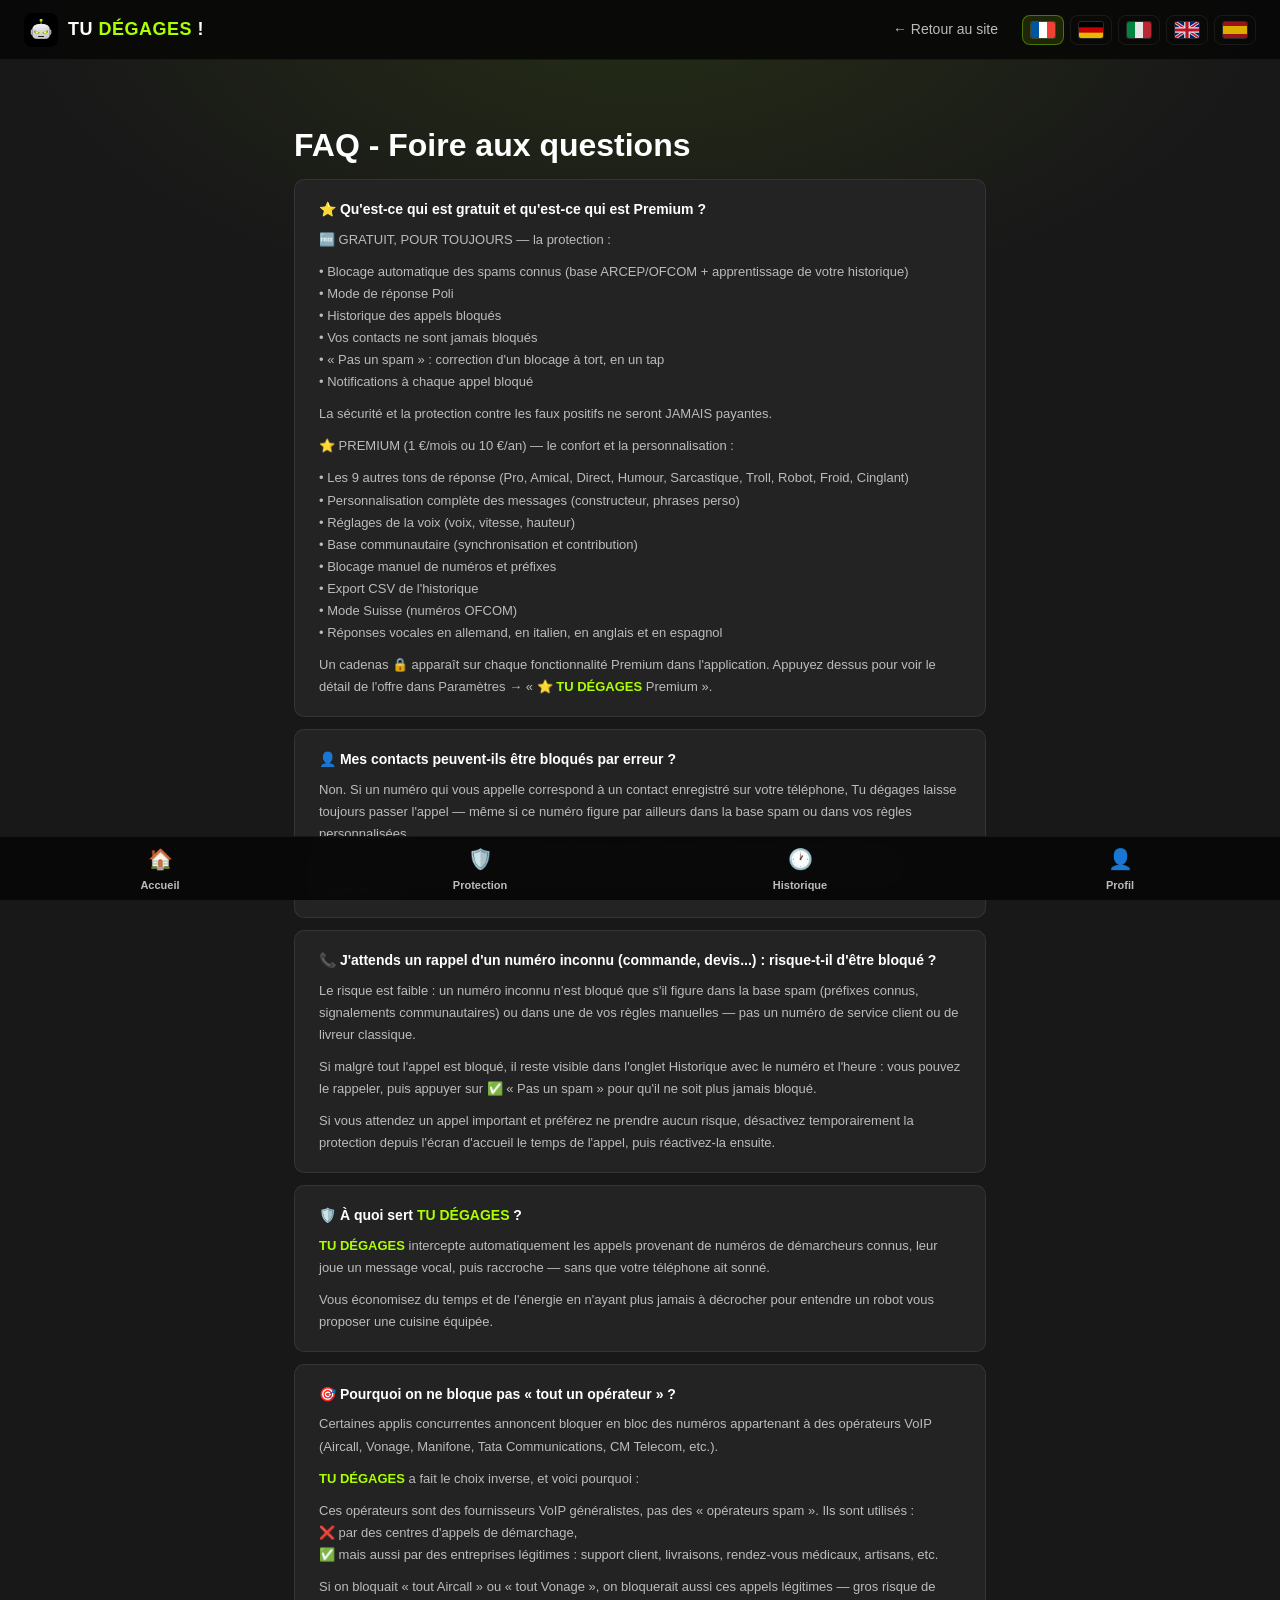
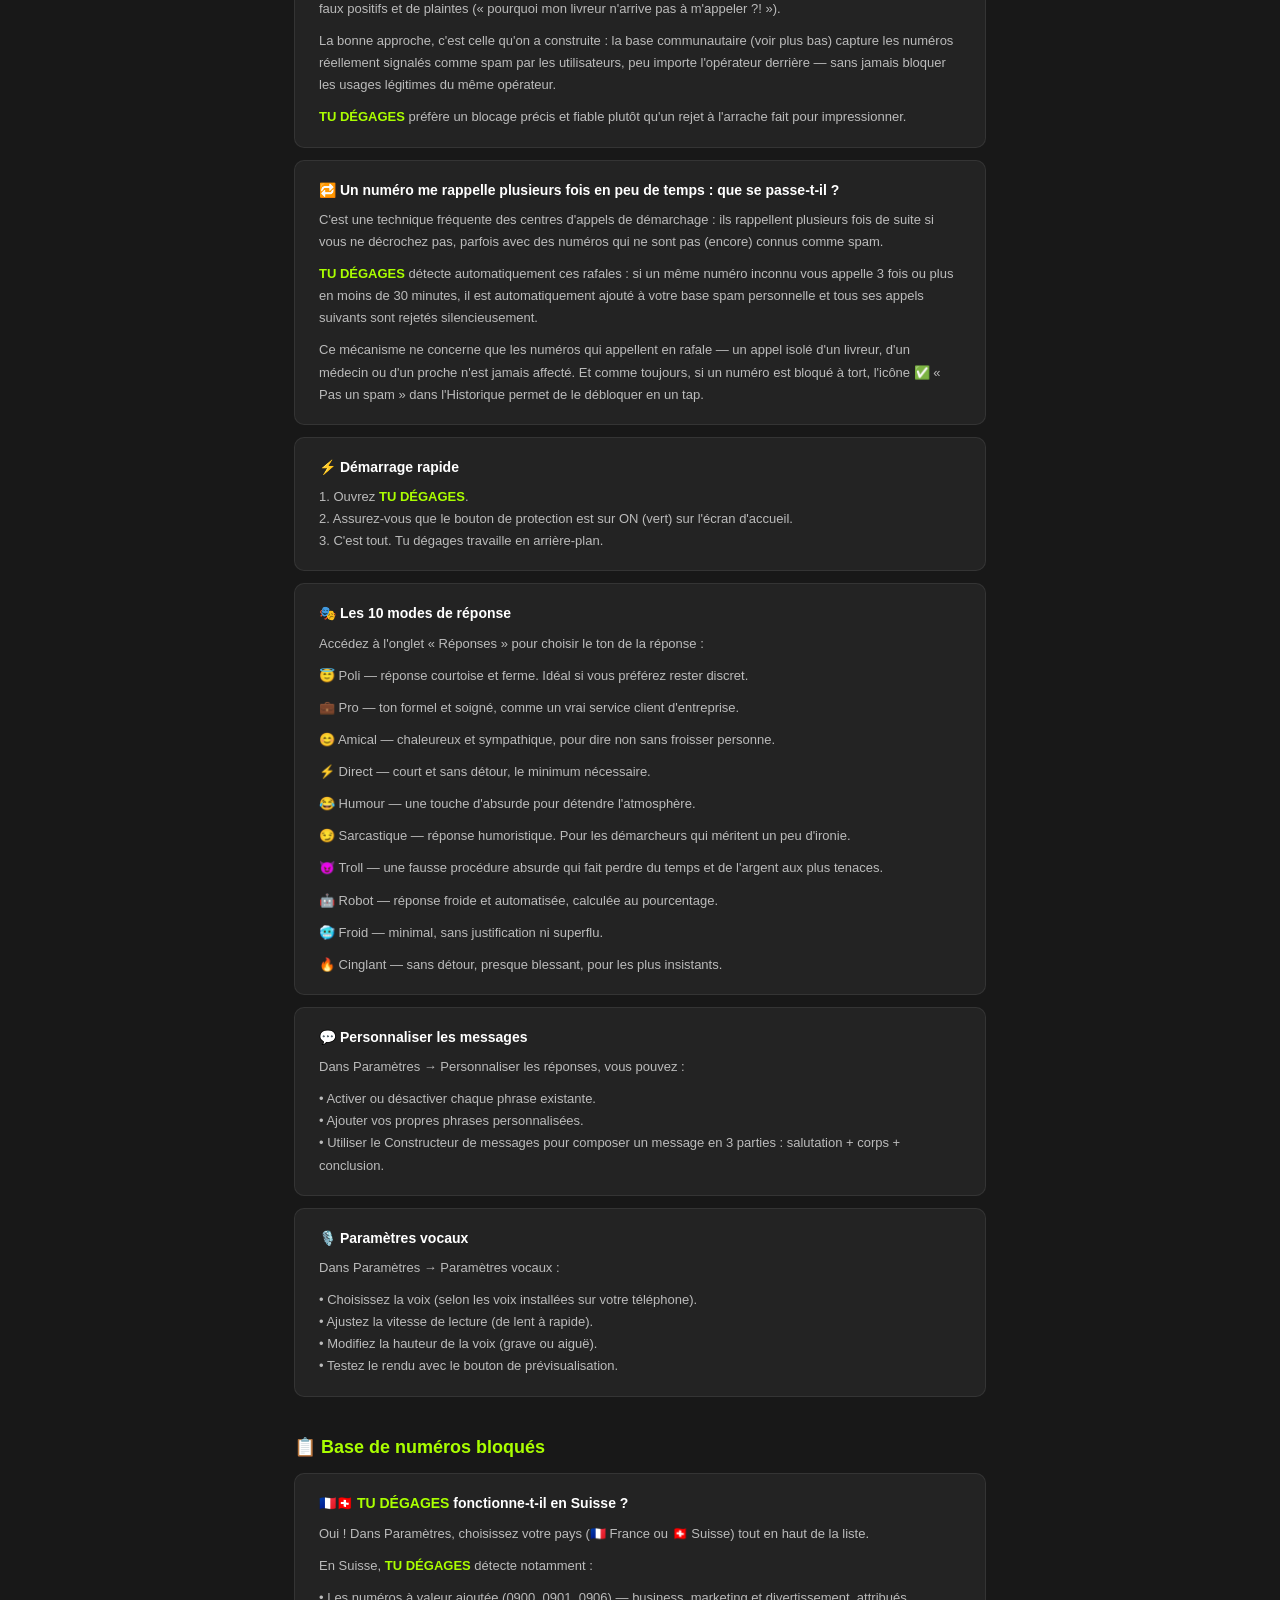
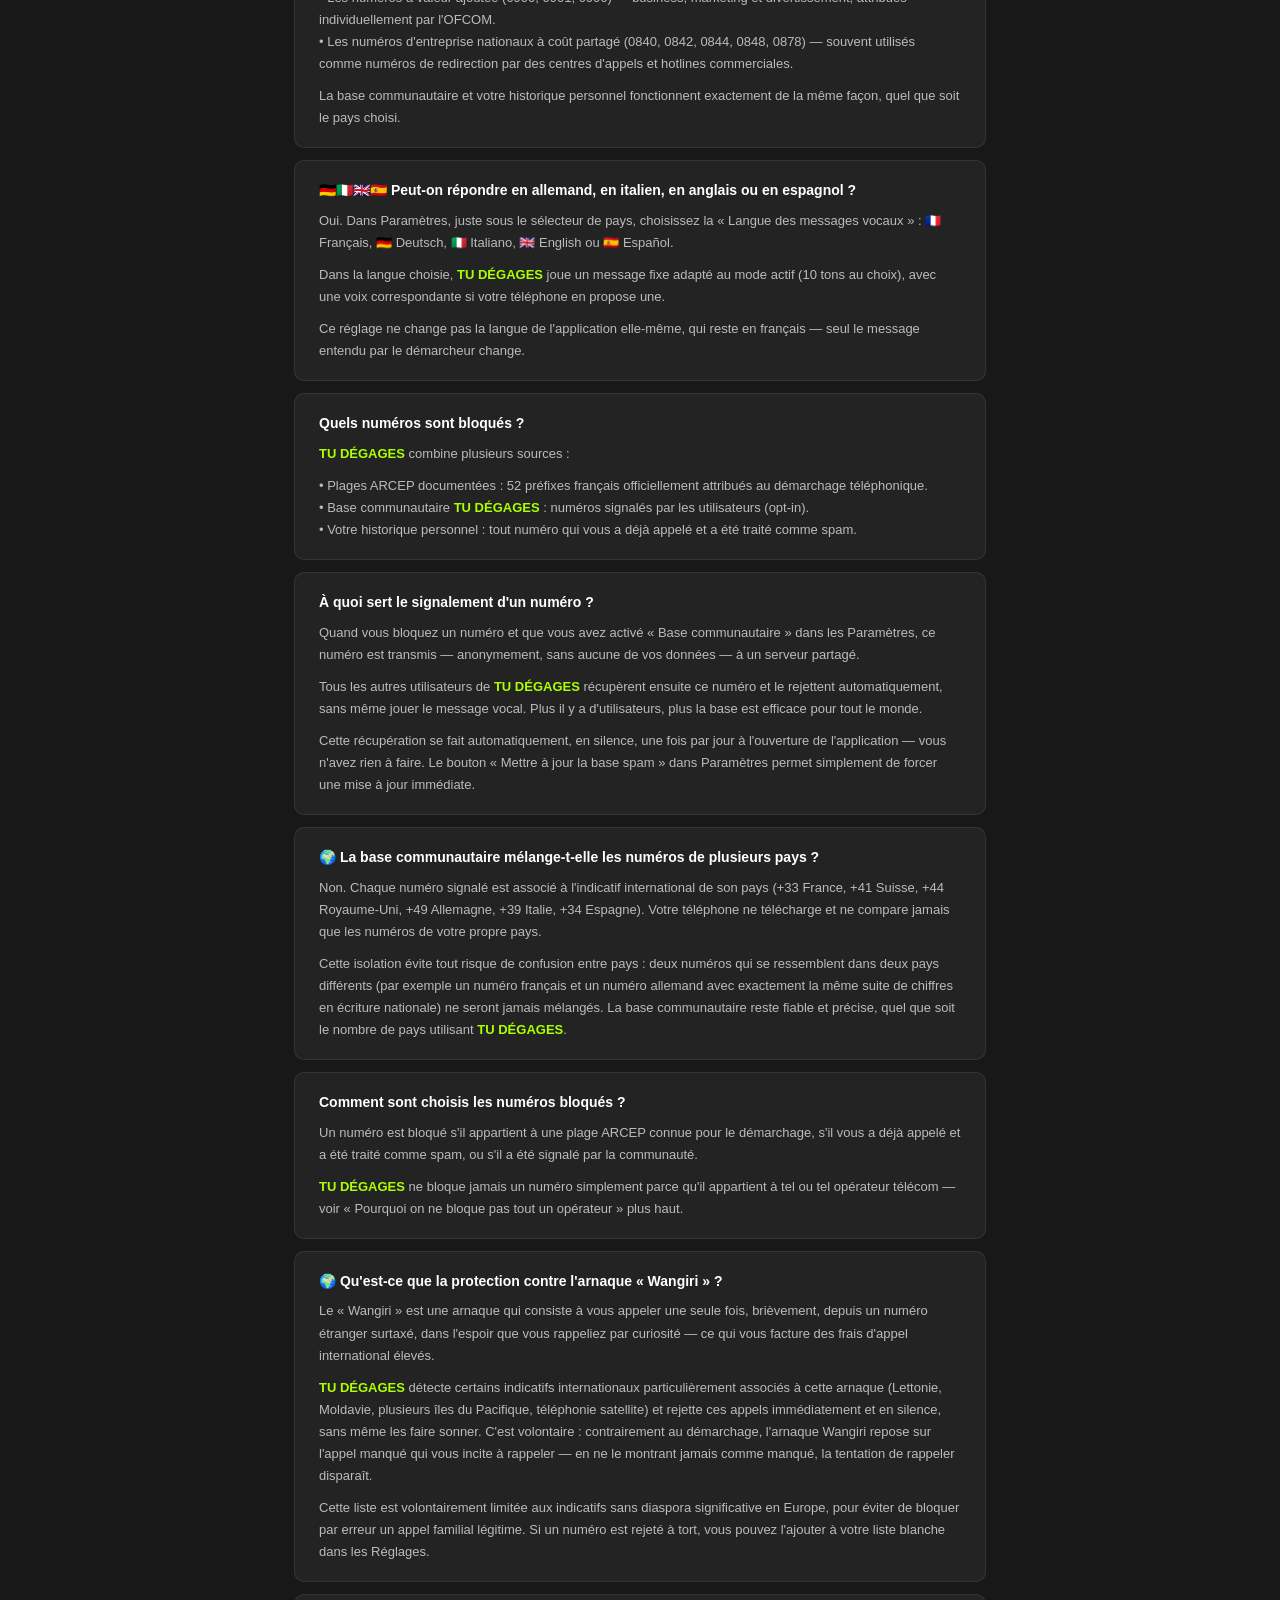
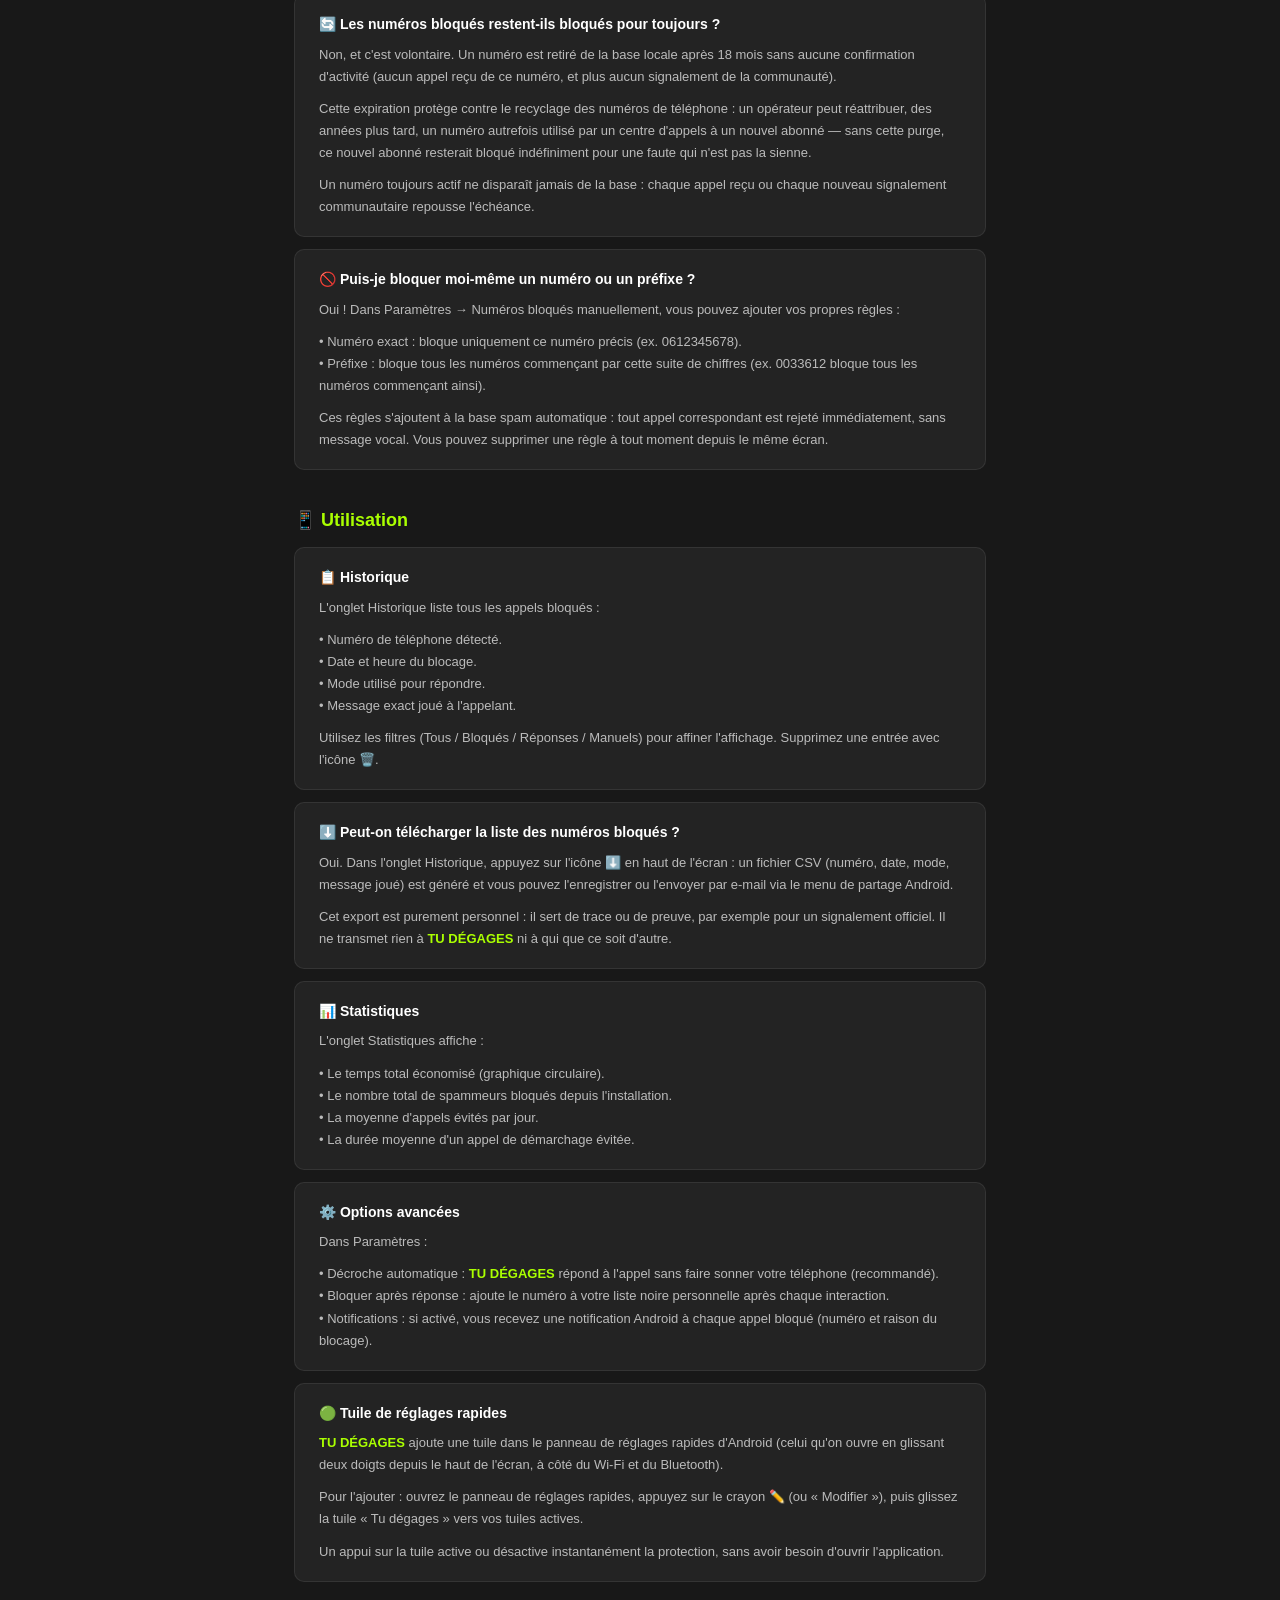
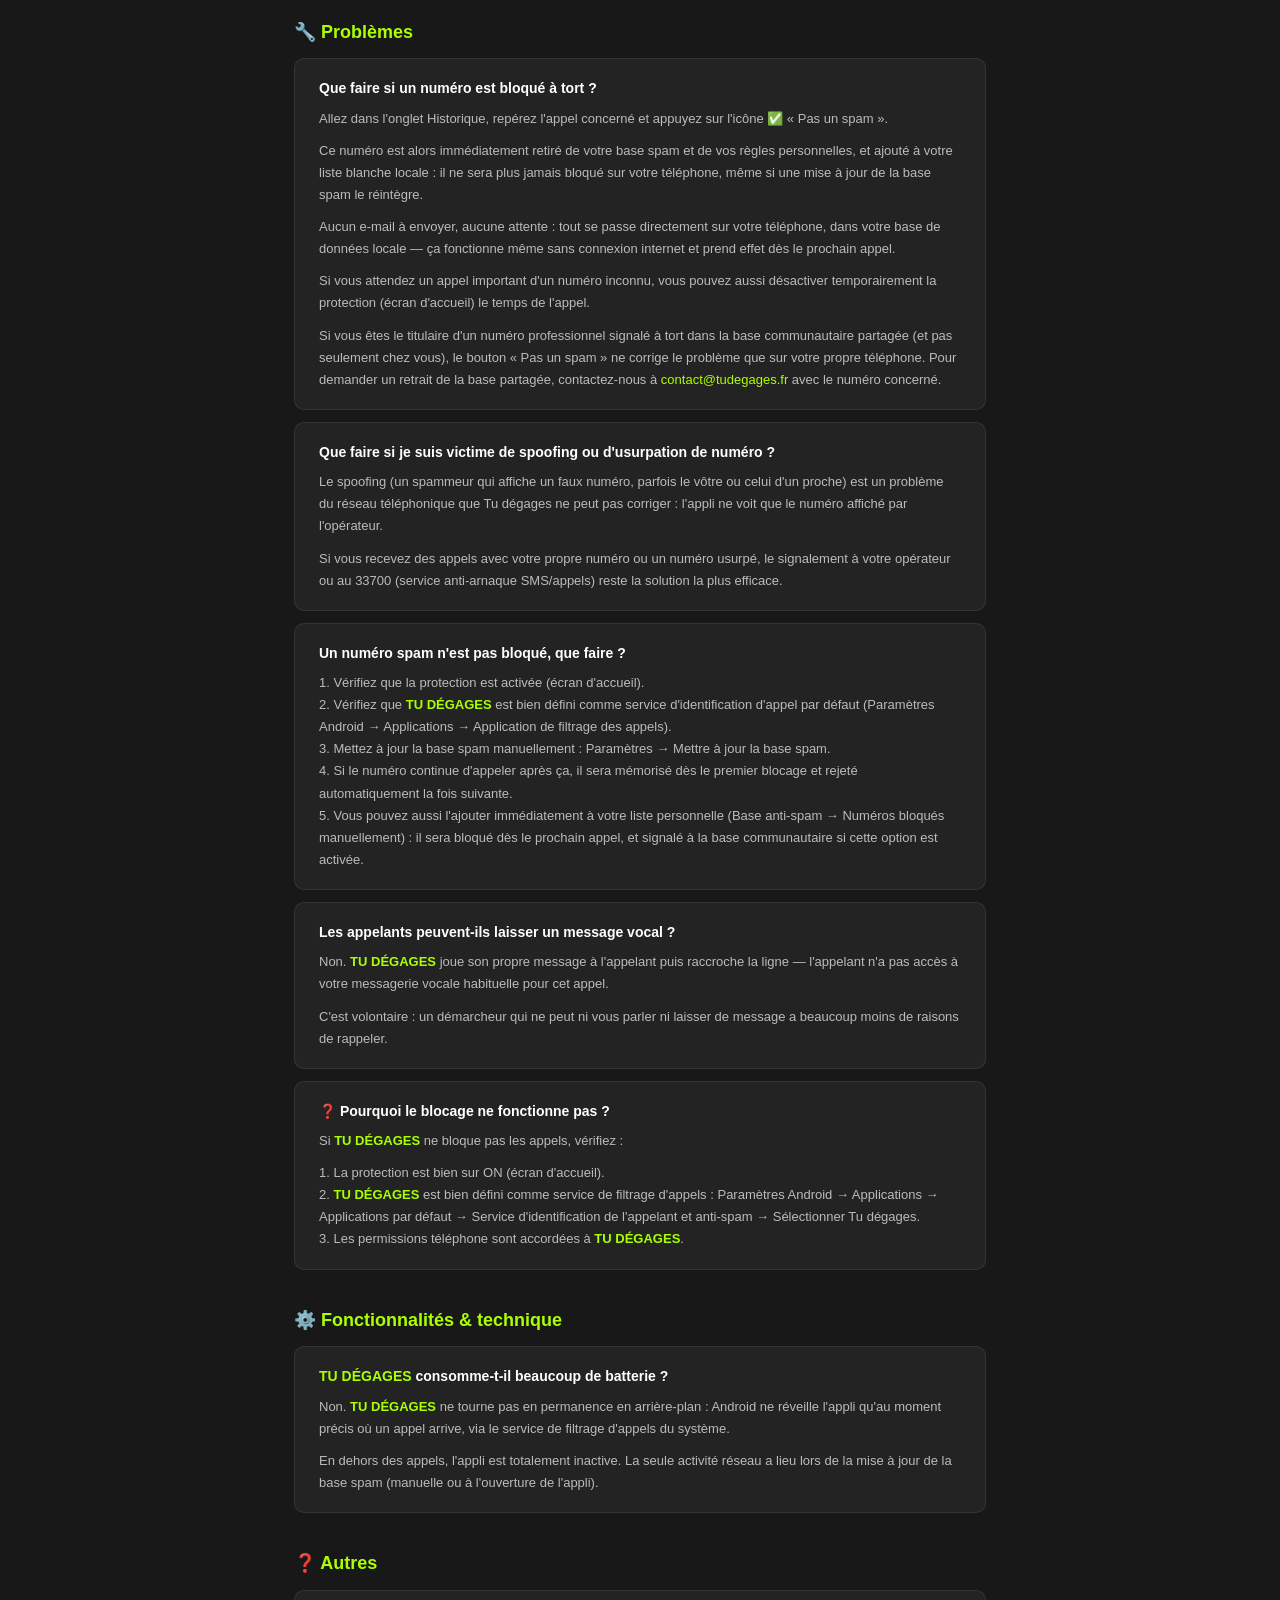
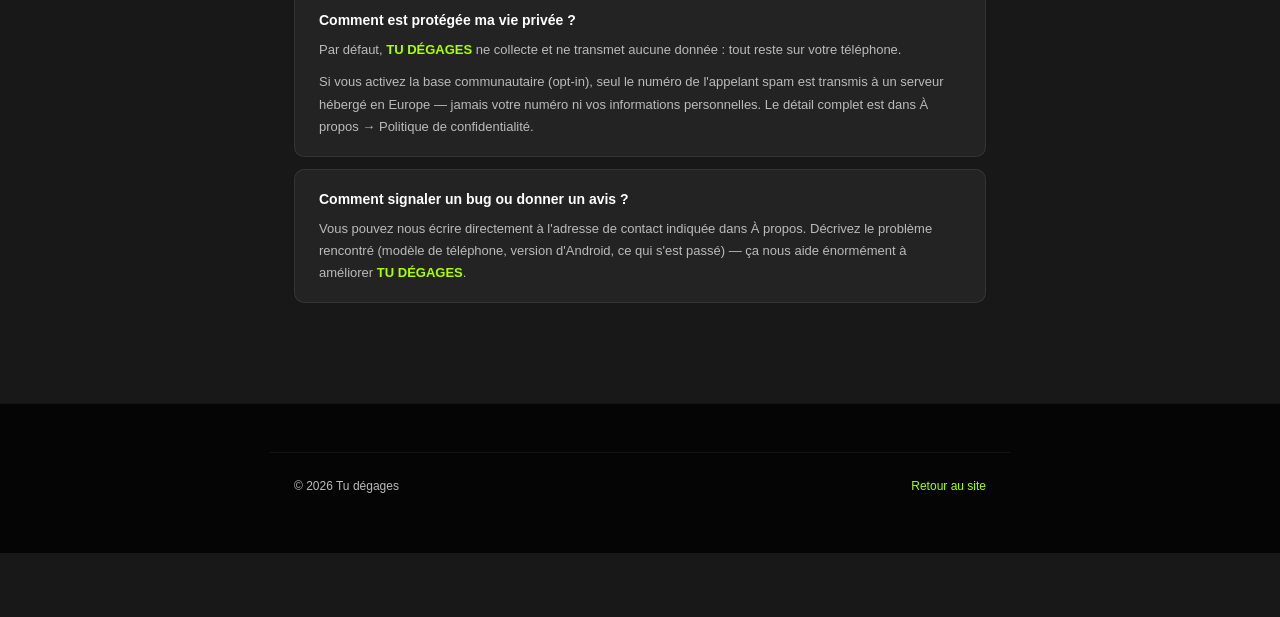
<file: docs/faq.html>
<!DOCTYPE html>
<html lang="fr">
<head>
  <meta charset="UTF-8">
  <meta name="viewport" content="width=device-width, initial-scale=1.0">
  <title>FAQ - Foire aux questions — Tu dégages</title>
  <link rel="stylesheet" href="css/style.css?v=11">
  <link rel="icon" href="data:image/svg+xml,<svg xmlns='http://www.w3.org/2000/svg' viewBox='0 0 100 100'><text y='.9em' font-size='90'>🤖</text></svg>">
  <link rel="alternate" hreflang="fr" href="https://tudegages.fr/faq.html">
  <link rel="alternate" hreflang="de" href="https://tudegages.fr/de/faq.html">
  <link rel="alternate" hreflang="it" href="https://tudegages.fr/it/faq.html">
  <link rel="alternate" hreflang="en" href="https://tudegages.fr/en/faq.html">
  <link rel="alternate" hreflang="es" href="https://tudegages.fr/es/faq.html">
  <link rel="alternate" hreflang="x-default" href="https://tudegages.fr/faq.html">
  <style>
    .privacy-content { max-width: 740px; margin: 0 auto; padding: 60px 24px 100px; }
    .privacy-content h1 { font-size: 32px; font-weight: 900; margin-bottom: 8px; }
    .privacy-content .updated { color: var(--text-secondary); font-size: 13px; margin-bottom: 48px; }
    .privacy-content h2 { font-size: 18px; font-weight: 700; margin: 36px 0 12px; color: var(--green); }
    .privacy-content .faq-grid { margin-bottom: 0; }
    .privacy-content .faq-card p { margin-bottom: 10px; }
    .privacy-content .faq-card p:last-child { margin-bottom: 0; }
  </style>
</head>
<body>

<nav>
  <a href="index.html" class="nav-logo">
    <img src="img/robot.png" alt="" class="logo-icon">
    <span class="nav-logo-text">TU <span style="color:var(--green)">DÉGAGES</span> !</span>
  </a>
  <div class="nav-links">
    <a href="index.html">← Retour au site</a>
  </div>
  <div class="nav-lang">
    <a href="/faq.html" class="active" lang="fr" hreflang="fr" title="Français"><img src="img/flag-fr.svg" class="flag-icon" alt="FR"></a>
    <a href="/de/faq.html" lang="de" hreflang="de" title="Deutsch"><img src="img/flag-de.svg" class="flag-icon" alt="DE"></a>
    <a href="/it/faq.html" lang="it" hreflang="it" title="Italiano"><img src="img/flag-it.svg" class="flag-icon" alt="IT"></a>
    <a href="/en/faq.html" lang="en" hreflang="en" title="English"><img src="img/flag-gb.svg" class="flag-icon" alt="GB"></a>
    <a href="/es/faq.html" lang="es" hreflang="es" title="Español"><img src="img/flag-es.svg" class="flag-icon" alt="ES"></a>
  </div>
</nav>

<div class="privacy-content">
  <h1>FAQ - Foire aux questions</h1>

  <div class="faq-grid">
    <div class="faq-card reveal">
      <h4>⭐ Qu'est-ce qui est gratuit et qu'est-ce qui est Premium ?</h4>
      <p>🆓 GRATUIT, POUR TOUJOURS — la protection :</p>
        <p>• Blocage automatique des spams connus (base ARCEP/OFCOM + apprentissage de votre historique)<br>• Mode de réponse Poli<br>• Historique des appels bloqués<br>• Vos contacts ne sont jamais bloqués<br>• « Pas un spam » : correction d'un blocage à tort, en un tap<br>• Notifications à chaque appel bloqué</p>
        <p>La sécurité et la protection contre les faux positifs ne seront JAMAIS payantes.</p>
        <p>⭐ PREMIUM (1 €/mois ou 10 €/an) — le confort et la personnalisation :</p>
        <p>• Les 9 autres tons de réponse (Pro, Amical, Direct, Humour, Sarcastique, Troll, Robot, Froid, Cinglant)<br>• Personnalisation complète des messages (constructeur, phrases perso)<br>• Réglages de la voix (voix, vitesse, hauteur)<br>• Base communautaire (synchronisation et contribution)<br>• Blocage manuel de numéros et préfixes<br>• Export CSV de l'historique<br>• Mode Suisse (numéros OFCOM)<br>• Réponses vocales en allemand, en italien, en anglais et en espagnol</p>
        <p>Un cadenas 🔒 apparaît sur chaque fonctionnalité Premium dans l'application. Appuyez dessus pour voir le détail de l'offre dans Paramètres → « ⭐ <span class="brand">Tu dégages</span> Premium ».</p>
    </div>
    <div class="faq-card reveal">
      <h4>👤 Mes contacts peuvent-ils être bloqués par erreur ?</h4>
      <p>Non. Si un numéro qui vous appelle correspond à un contact enregistré sur votre téléphone, Tu dégages laisse toujours passer l'appel — même si ce numéro figure par ailleurs dans la base spam ou dans vos règles personnalisées.</p>
        <p>Cette vérification nécessite l'autorisation d'accès aux contacts, demandée au premier lancement de l'application.</p>
    </div>
    <div class="faq-card reveal">
      <h4>📞 J'attends un rappel d'un numéro inconnu (commande, devis...) : risque-t-il d'être bloqué ?</h4>
      <p>Le risque est faible : un numéro inconnu n'est bloqué que s'il figure dans la base spam (préfixes connus, signalements communautaires) ou dans une de vos règles manuelles — pas un numéro de service client ou de livreur classique.</p>
        <p>Si malgré tout l'appel est bloqué, il reste visible dans l'onglet Historique avec le numéro et l'heure : vous pouvez le rappeler, puis appuyer sur ✅ « Pas un spam » pour qu'il ne soit plus jamais bloqué.</p>
        <p>Si vous attendez un appel important et préférez ne prendre aucun risque, désactivez temporairement la protection depuis l'écran d'accueil le temps de l'appel, puis réactivez-la ensuite.</p>
    </div>
    <div class="faq-card reveal">
      <h4>🛡️ À quoi sert <span class="brand">Tu dégages</span> ?</h4>
      <p><span class="brand">Tu dégages</span> intercepte automatiquement les appels provenant de numéros de démarcheurs connus, leur joue un message vocal, puis raccroche — sans que votre téléphone ait sonné.</p>
        <p>Vous économisez du temps et de l'énergie en n'ayant plus jamais à décrocher pour entendre un robot vous proposer une cuisine équipée.</p>
    </div>
    <div class="faq-card reveal">
      <h4>🎯 Pourquoi on ne bloque pas « tout un opérateur » ?</h4>
      <p>Certaines applis concurrentes annoncent bloquer en bloc des numéros appartenant à des opérateurs VoIP (Aircall, Vonage, Manifone, Tata Communications, CM Telecom, etc.).</p>
        <p><span class="brand">Tu dégages</span> a fait le choix inverse, et voici pourquoi :</p>
        <p>Ces opérateurs sont des fournisseurs VoIP généralistes, pas des « opérateurs spam ». Ils sont utilisés :<br>❌ par des centres d'appels de démarchage,<br>✅ mais aussi par des entreprises légitimes : support client, livraisons, rendez-vous médicaux, artisans, etc.</p>
        <p>Si on bloquait « tout Aircall » ou « tout Vonage », on bloquerait aussi ces appels légitimes — gros risque de faux positifs et de plaintes (« pourquoi mon livreur n'arrive pas à m'appeler ?! »).</p>
        <p>La bonne approche, c'est celle qu'on a construite : la base communautaire (voir plus bas) capture les numéros réellement signalés comme spam par les utilisateurs, peu importe l'opérateur derrière — sans jamais bloquer les usages légitimes du même opérateur.</p>
        <p><span class="brand">Tu dégages</span> préfère un blocage précis et fiable plutôt qu'un rejet à l'arrache fait pour impressionner.</p>
    </div>
    <div class="faq-card reveal">
      <h4>🔁 Un numéro me rappelle plusieurs fois en peu de temps : que se passe-t-il ?</h4>
      <p>C'est une technique fréquente des centres d'appels de démarchage : ils rappellent plusieurs fois de suite si vous ne décrochez pas, parfois avec des numéros qui ne sont pas (encore) connus comme spam.</p>
        <p><span class="brand">Tu dégages</span> détecte automatiquement ces rafales : si un même numéro inconnu vous appelle 3 fois ou plus en moins de 30 minutes, il est automatiquement ajouté à votre base spam personnelle et tous ses appels suivants sont rejetés silencieusement.</p>
        <p>Ce mécanisme ne concerne que les numéros qui appellent en rafale — un appel isolé d'un livreur, d'un médecin ou d'un proche n'est jamais affecté. Et comme toujours, si un numéro est bloqué à tort, l'icône ✅ « Pas un spam » dans l'Historique permet de le débloquer en un tap.</p>
    </div>
    <div class="faq-card reveal">
      <h4>⚡ Démarrage rapide</h4>
      <p>1. Ouvrez <span class="brand">Tu dégages</span>.<br>2. Assurez-vous que le bouton de protection est sur ON (vert) sur l'écran d'accueil.<br>3. C'est tout. Tu dégages travaille en arrière-plan.</p>
    </div>
    <div class="faq-card reveal">
      <h4>🎭 Les 10 modes de réponse</h4>
      <p>Accédez à l'onglet « Réponses » pour choisir le ton de la réponse :</p>
        <p>😇 Poli — réponse courtoise et ferme. Idéal si vous préférez rester discret.</p>
        <p>💼 Pro — ton formel et soigné, comme un vrai service client d'entreprise.</p>
        <p>😊 Amical — chaleureux et sympathique, pour dire non sans froisser personne.</p>
        <p>⚡ Direct — court et sans détour, le minimum nécessaire.</p>
        <p>😂 Humour — une touche d'absurde pour détendre l'atmosphère.</p>
        <p>😏 Sarcastique — réponse humoristique. Pour les démarcheurs qui méritent un peu d'ironie.</p>
        <p>😈 Troll — une fausse procédure absurde qui fait perdre du temps et de l'argent aux plus tenaces.</p>
        <p>🤖 Robot — réponse froide et automatisée, calculée au pourcentage.</p>
        <p>🥶 Froid — minimal, sans justification ni superflu.</p>
        <p>🔥 Cinglant — sans détour, presque blessant, pour les plus insistants.</p>
    </div>
    <div class="faq-card reveal">
      <h4>💬 Personnaliser les messages</h4>
      <p>Dans Paramètres → Personnaliser les réponses, vous pouvez :</p>
        <p>• Activer ou désactiver chaque phrase existante.<br>• Ajouter vos propres phrases personnalisées.<br>• Utiliser le Constructeur de messages pour composer un message en 3 parties : salutation + corps + conclusion.</p>
    </div>
    <div class="faq-card reveal">
      <h4>🎙️ Paramètres vocaux</h4>
      <p>Dans Paramètres → Paramètres vocaux :</p>
        <p>• Choisissez la voix (selon les voix installées sur votre téléphone).<br>• Ajustez la vitesse de lecture (de lent à rapide).<br>• Modifiez la hauteur de la voix (grave ou aiguë).<br>• Testez le rendu avec le bouton de prévisualisation.</p>
    </div>
  </div>

  <h2>📋 Base de numéros bloqués</h2>
  <div class="faq-grid">
    <div class="faq-card reveal">
      <h4>🇫🇷🇨🇭 <span class="brand">Tu dégages</span> fonctionne-t-il en Suisse ?</h4>
      <p>Oui ! Dans Paramètres, choisissez votre pays (🇫🇷 France ou 🇨🇭 Suisse) tout en haut de la liste.</p>
        <p>En Suisse, <span class="brand">Tu dégages</span> détecte notamment :</p>
        <p>• Les numéros à valeur ajoutée (0900, 0901, 0906) — business, marketing et divertissement, attribués individuellement par l'OFCOM.<br>• Les numéros d'entreprise nationaux à coût partagé (0840, 0842, 0844, 0848, 0878) — souvent utilisés comme numéros de redirection par des centres d'appels et hotlines commerciales.</p>
        <p>La base communautaire et votre historique personnel fonctionnent exactement de la même façon, quel que soit le pays choisi.</p>
    </div>
    <div class="faq-card reveal">
      <h4>🇩🇪🇮🇹🇬🇧🇪🇸 Peut-on répondre en allemand, en italien, en anglais ou en espagnol ?</h4>
      <p>Oui. Dans Paramètres, juste sous le sélecteur de pays, choisissez la « Langue des messages vocaux » : 🇫🇷 Français, 🇩🇪 Deutsch, 🇮🇹 Italiano, 🇬🇧 English ou 🇪🇸 Español.</p>
        <p>Dans la langue choisie, <span class="brand">Tu dégages</span> joue un message fixe adapté au mode actif (10 tons au choix), avec une voix correspondante si votre téléphone en propose une.</p>
        <p>Ce réglage ne change pas la langue de l'application elle-même, qui reste en français — seul le message entendu par le démarcheur change.</p>
    </div>
    <div class="faq-card reveal">
      <h4>Quels numéros sont bloqués ?</h4>
      <p><span class="brand">Tu dégages</span> combine plusieurs sources :</p>
        <p>• Plages ARCEP documentées : 52 préfixes français officiellement attribués au démarchage téléphonique.<br>• Base communautaire <span class="brand">Tu dégages</span> : numéros signalés par les utilisateurs (opt-in).<br>• Votre historique personnel : tout numéro qui vous a déjà appelé et a été traité comme spam.</p>
    </div>
    <div class="faq-card reveal">
      <h4>À quoi sert le signalement d'un numéro ?</h4>
      <p>Quand vous bloquez un numéro et que vous avez activé « Base communautaire » dans les Paramètres, ce numéro est transmis — anonymement, sans aucune de vos données — à un serveur partagé.</p>
        <p>Tous les autres utilisateurs de <span class="brand">Tu dégages</span> récupèrent ensuite ce numéro et le rejettent automatiquement, sans même jouer le message vocal. Plus il y a d'utilisateurs, plus la base est efficace pour tout le monde.</p>
        <p>Cette récupération se fait automatiquement, en silence, une fois par jour à l'ouverture de l'application — vous n'avez rien à faire. Le bouton « Mettre à jour la base spam » dans Paramètres permet simplement de forcer une mise à jour immédiate.</p>
    </div>
    <div class="faq-card reveal">
      <h4>🌍 La base communautaire mélange-t-elle les numéros de plusieurs pays ?</h4>
      <p>Non. Chaque numéro signalé est associé à l'indicatif international de son pays (+33 France, +41 Suisse, +44 Royaume-Uni, +49 Allemagne, +39 Italie, +34 Espagne). Votre téléphone ne télécharge et ne compare jamais que les numéros de votre propre pays.</p>
        <p>Cette isolation évite tout risque de confusion entre pays : deux numéros qui se ressemblent dans deux pays différents (par exemple un numéro français et un numéro allemand avec exactement la même suite de chiffres en écriture nationale) ne seront jamais mélangés. La base communautaire reste fiable et précise, quel que soit le nombre de pays utilisant <span class="brand">Tu dégages</span>.</p>
    </div>
    <div class="faq-card reveal">
      <h4>Comment sont choisis les numéros bloqués ?</h4>
      <p>Un numéro est bloqué s'il appartient à une plage ARCEP connue pour le démarchage, s'il vous a déjà appelé et a été traité comme spam, ou s'il a été signalé par la communauté.</p>
        <p><span class="brand">Tu dégages</span> ne bloque jamais un numéro simplement parce qu'il appartient à tel ou tel opérateur télécom — voir « Pourquoi on ne bloque pas tout un opérateur » plus haut.</p>
    </div>
    <div class="faq-card reveal">
      <h4>🌍 Qu'est-ce que la protection contre l'arnaque « Wangiri » ?</h4>
      <p>Le « Wangiri » est une arnaque qui consiste à vous appeler une seule fois, brièvement, depuis un numéro étranger surtaxé, dans l'espoir que vous rappeliez par curiosité — ce qui vous facture des frais d'appel international élevés.</p>
        <p><span class="brand">Tu dégages</span> détecte certains indicatifs internationaux particulièrement associés à cette arnaque (Lettonie, Moldavie, plusieurs îles du Pacifique, téléphonie satellite) et rejette ces appels immédiatement et en silence, sans même les faire sonner. C'est volontaire : contrairement au démarchage, l'arnaque Wangiri repose sur l'appel manqué qui vous incite à rappeler — en ne le montrant jamais comme manqué, la tentation de rappeler disparaît.</p>
        <p>Cette liste est volontairement limitée aux indicatifs sans diaspora significative en Europe, pour éviter de bloquer par erreur un appel familial légitime. Si un numéro est rejeté à tort, vous pouvez l'ajouter à votre liste blanche dans les Réglages.</p>
    </div>
    <div class="faq-card reveal">
      <h4>🔄 Les numéros bloqués restent-ils bloqués pour toujours ?</h4>
      <p>Non, et c'est volontaire. Un numéro est retiré de la base locale après 18 mois sans aucune confirmation d'activité (aucun appel reçu de ce numéro, et plus aucun signalement de la communauté).</p>
        <p>Cette expiration protège contre le recyclage des numéros de téléphone : un opérateur peut réattribuer, des années plus tard, un numéro autrefois utilisé par un centre d'appels à un nouvel abonné — sans cette purge, ce nouvel abonné resterait bloqué indéfiniment pour une faute qui n'est pas la sienne.</p>
        <p>Un numéro toujours actif ne disparaît jamais de la base : chaque appel reçu ou chaque nouveau signalement communautaire repousse l'échéance.</p>
    </div>
    <div class="faq-card reveal">
      <h4>🚫 Puis-je bloquer moi-même un numéro ou un préfixe ?</h4>
      <p>Oui ! Dans Paramètres → Numéros bloqués manuellement, vous pouvez ajouter vos propres règles :</p>
        <p>• Numéro exact : bloque uniquement ce numéro précis (ex. 0612345678).<br>• Préfixe : bloque tous les numéros commençant par cette suite de chiffres (ex. 0033612 bloque tous les numéros commençant ainsi).</p>
        <p>Ces règles s'ajoutent à la base spam automatique : tout appel correspondant est rejeté immédiatement, sans message vocal. Vous pouvez supprimer une règle à tout moment depuis le même écran.</p>
    </div>
  </div>

  <h2>📱 Utilisation</h2>
  <div class="faq-grid">
    <div class="faq-card reveal">
      <h4>📋 Historique</h4>
      <p>L'onglet Historique liste tous les appels bloqués :</p>
        <p>• Numéro de téléphone détecté.<br>• Date et heure du blocage.<br>• Mode utilisé pour répondre.<br>• Message exact joué à l'appelant.</p>
        <p>Utilisez les filtres (Tous / Bloqués / Réponses / Manuels) pour affiner l'affichage. Supprimez une entrée avec l'icône 🗑️.</p>
    </div>
    <div class="faq-card reveal">
      <h4>⬇️ Peut-on télécharger la liste des numéros bloqués ?</h4>
      <p>Oui. Dans l'onglet Historique, appuyez sur l'icône ⬇️ en haut de l'écran : un fichier CSV (numéro, date, mode, message joué) est généré et vous pouvez l'enregistrer ou l'envoyer par e-mail via le menu de partage Android.</p>
        <p>Cet export est purement personnel : il sert de trace ou de preuve, par exemple pour un signalement officiel. Il ne transmet rien à <span class="brand">Tu dégages</span> ni à qui que ce soit d'autre.</p>
    </div>
    <div class="faq-card reveal">
      <h4>📊 Statistiques</h4>
      <p>L'onglet Statistiques affiche :</p>
        <p>• Le temps total économisé (graphique circulaire).<br>• Le nombre total de spammeurs bloqués depuis l'installation.<br>• La moyenne d'appels évités par jour.<br>• La durée moyenne d'un appel de démarchage évitée.</p>
    </div>
    <div class="faq-card reveal">
      <h4>⚙️ Options avancées</h4>
      <p>Dans Paramètres :</p>
        <p>• Décroche automatique : <span class="brand">Tu dégages</span> répond à l'appel sans faire sonner votre téléphone (recommandé).<br>• Bloquer après réponse : ajoute le numéro à votre liste noire personnelle après chaque interaction.<br>• Notifications : si activé, vous recevez une notification Android à chaque appel bloqué (numéro et raison du blocage).</p>
    </div>
    <div class="faq-card reveal">
      <h4>🟢 Tuile de réglages rapides</h4>
      <p><span class="brand">Tu dégages</span> ajoute une tuile dans le panneau de réglages rapides d'Android (celui qu'on ouvre en glissant deux doigts depuis le haut de l'écran, à côté du Wi-Fi et du Bluetooth).</p>
        <p>Pour l'ajouter : ouvrez le panneau de réglages rapides, appuyez sur le crayon ✏️ (ou « Modifier »), puis glissez la tuile « Tu dégages » vers vos tuiles actives.</p>
        <p>Un appui sur la tuile active ou désactive instantanément la protection, sans avoir besoin d'ouvrir l'application.</p>
    </div>
  </div>

  <h2>🔧 Problèmes</h2>
  <div class="faq-grid">
    <div class="faq-card reveal">
      <h4>Que faire si un numéro est bloqué à tort ?</h4>
      <p>Allez dans l'onglet Historique, repérez l'appel concerné et appuyez sur l'icône ✅ « Pas un spam ».</p>
        <p>Ce numéro est alors immédiatement retiré de votre base spam et de vos règles personnelles, et ajouté à votre liste blanche locale : il ne sera plus jamais bloqué sur votre téléphone, même si une mise à jour de la base spam le réintègre.</p>
        <p>Aucun e-mail à envoyer, aucune attente : tout se passe directement sur votre téléphone, dans votre base de données locale — ça fonctionne même sans connexion internet et prend effet dès le prochain appel.</p>
        <p>Si vous attendez un appel important d'un numéro inconnu, vous pouvez aussi désactiver temporairement la protection (écran d'accueil) le temps de l'appel.</p>
        <p>Si vous êtes le titulaire d'un numéro professionnel signalé à tort dans la base communautaire partagée (et pas seulement chez vous), le bouton « Pas un spam » ne corrige le problème que sur votre propre téléphone. Pour demander un retrait de la base partagée, contactez-nous à <a href="mailto:contact@tudegages.fr">contact@tudegages.fr</a> avec le numéro concerné.</p>
    </div>
    <div class="faq-card reveal">
      <h4>Que faire si je suis victime de spoofing ou d'usurpation de numéro ?</h4>
      <p>Le spoofing (un spammeur qui affiche un faux numéro, parfois le vôtre ou celui d'un proche) est un problème du réseau téléphonique que Tu dégages ne peut pas corriger : l'appli ne voit que le numéro affiché par l'opérateur.</p>
        <p>Si vous recevez des appels avec votre propre numéro ou un numéro usurpé, le signalement à votre opérateur ou au 33700 (service anti-arnaque SMS/appels) reste la solution la plus efficace.</p>
    </div>
    <div class="faq-card reveal">
      <h4>Un numéro spam n'est pas bloqué, que faire ?</h4>
      <p>1. Vérifiez que la protection est activée (écran d'accueil).<br>2. Vérifiez que <span class="brand">Tu dégages</span> est bien défini comme service d'identification d'appel par défaut (Paramètres Android → Applications → Application de filtrage des appels).<br>3. Mettez à jour la base spam manuellement : Paramètres → Mettre à jour la base spam.<br>4. Si le numéro continue d'appeler après ça, il sera mémorisé dès le premier blocage et rejeté automatiquement la fois suivante.<br>5. Vous pouvez aussi l'ajouter immédiatement à votre liste personnelle (Base anti-spam → Numéros bloqués manuellement) : il sera bloqué dès le prochain appel, et signalé à la base communautaire si cette option est activée.</p>
    </div>
    <div class="faq-card reveal">
      <h4>Les appelants peuvent-ils laisser un message vocal ?</h4>
      <p>Non. <span class="brand">Tu dégages</span> joue son propre message à l'appelant puis raccroche la ligne — l'appelant n'a pas accès à votre messagerie vocale habituelle pour cet appel.</p>
        <p>C'est volontaire : un démarcheur qui ne peut ni vous parler ni laisser de message a beaucoup moins de raisons de rappeler.</p>
    </div>
    <div class="faq-card reveal">
      <h4>❓ Pourquoi le blocage ne fonctionne pas ?</h4>
      <p>Si <span class="brand">Tu dégages</span> ne bloque pas les appels, vérifiez :</p>
        <p>1. La protection est bien sur ON (écran d'accueil).<br>2. <span class="brand">Tu dégages</span> est bien défini comme service de filtrage d'appels : Paramètres Android → Applications → Applications par défaut → Service d'identification de l'appelant et anti-spam → Sélectionner Tu dégages.<br>3. Les permissions téléphone sont accordées à <span class="brand">Tu dégages</span>.</p>
    </div>
  </div>

  <h2>⚙️ Fonctionnalités &amp; technique</h2>
  <div class="faq-grid">
    <div class="faq-card reveal">
      <h4><span class="brand">Tu dégages</span> consomme-t-il beaucoup de batterie ?</h4>
      <p>Non. <span class="brand">Tu dégages</span> ne tourne pas en permanence en arrière-plan : Android ne réveille l'appli qu'au moment précis où un appel arrive, via le service de filtrage d'appels du système.</p>
        <p>En dehors des appels, l'appli est totalement inactive. La seule activité réseau a lieu lors de la mise à jour de la base spam (manuelle ou à l'ouverture de l'appli).</p>
    </div>
  </div>

  <h2>❓ Autres</h2>
  <div class="faq-grid">
    <div class="faq-card reveal">
      <h4>Comment est protégée ma vie privée ?</h4>
      <p>Par défaut, <span class="brand">Tu dégages</span> ne collecte et ne transmet aucune donnée : tout reste sur votre téléphone.</p>
        <p>Si vous activez la base communautaire (opt-in), seul le numéro de l'appelant spam est transmis à un serveur hébergé en Europe — jamais votre numéro ni vos informations personnelles. Le détail complet est dans À propos → Politique de confidentialité.</p>
    </div>
    <div class="faq-card reveal">
      <h4>Comment signaler un bug ou donner un avis ?</h4>
      <p>Vous pouvez nous écrire directement à l'adresse de contact indiquée dans À propos. Décrivez le problème rencontré (modèle de téléphone, version d'Android, ce qui s'est passé) — ça nous aide énormément à améliorer <span class="brand">Tu dégages</span>.</p>
    </div>
  </div>
</div>

<footer>
  <div class="footer-bottom" style="max-width:740px;margin:0 auto;border-top:1px solid rgba(255,255,255,0.06);padding:24px 24px;">
    <p>© 2026 Tu dégages</p>
    <p><a href="index.html">Retour au site</a></p>
  </div>
</footer>

<!-- ── BARRE DE NAVIGATION FIXE ────────────────────────────────────────── -->
<nav class="app-bottom-nav">
  <a href="index.html" class="app-nav-item">
    <span class="app-nav-icon">🏠</span>
    <span>Accueil</span>
  </a>
  <a href="index.html#modes" class="app-nav-item">
    <span class="app-nav-icon">🛡️</span>
    <span>Protection</span>
  </a>
  <a href="index.html#base-spam" class="app-nav-item">
    <span class="app-nav-icon">🕐</span>
    <span>Historique</span>
  </a>
  <a href="index.html#communaute" class="app-nav-item">
    <span class="app-nav-icon">👤</span>
    <span>Profil</span>
  </a>
</nav>

<script>
const revealEls = document.querySelectorAll('.reveal');
if ('IntersectionObserver' in window) {
  const revealObserver = new IntersectionObserver((entries, observer) => {
    entries.forEach(entry => {
      if (entry.isIntersecting) {
        entry.target.classList.add('visible');
        observer.unobserve(entry.target);
      }
    });
  }, { threshold: 0.15 });
  revealEls.forEach(el => revealObserver.observe(el));
} else {
  revealEls.forEach(el => el.classList.add('visible'));
}
</script>
</body>
</html>
</file>
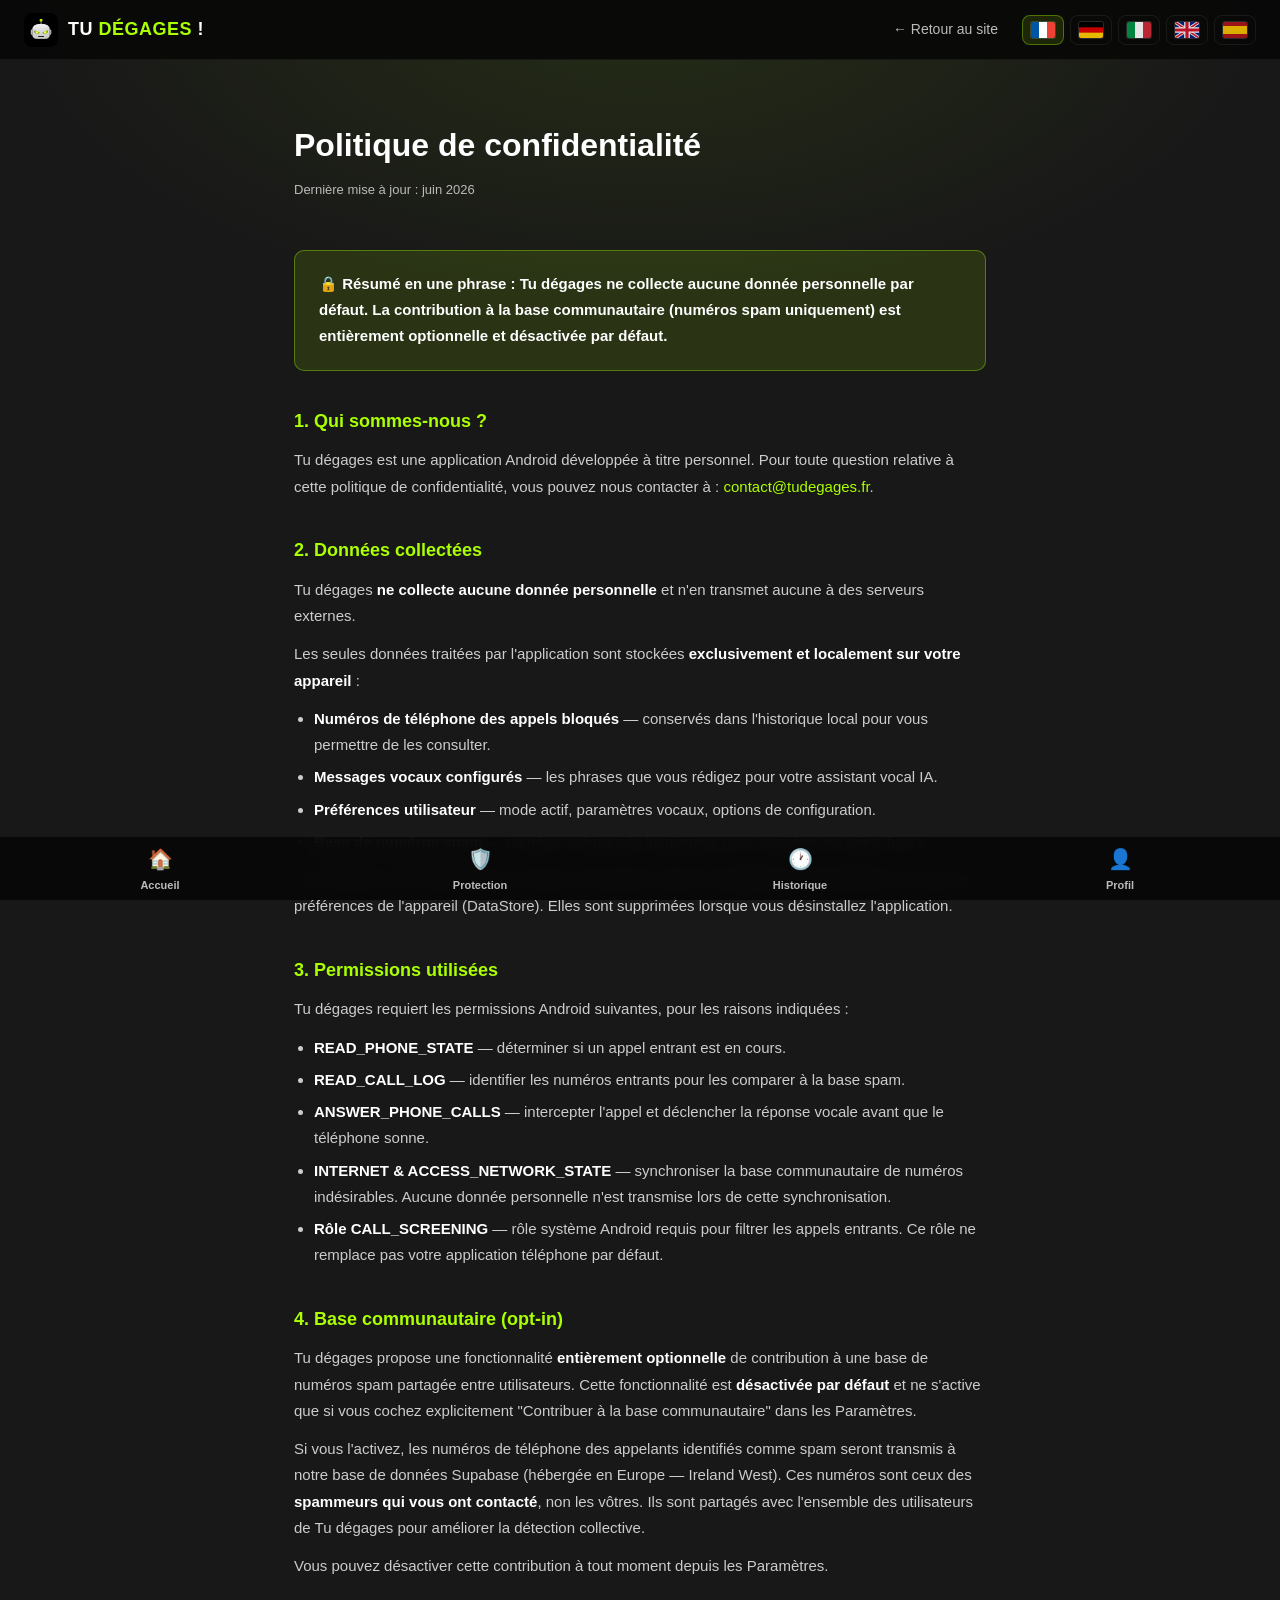
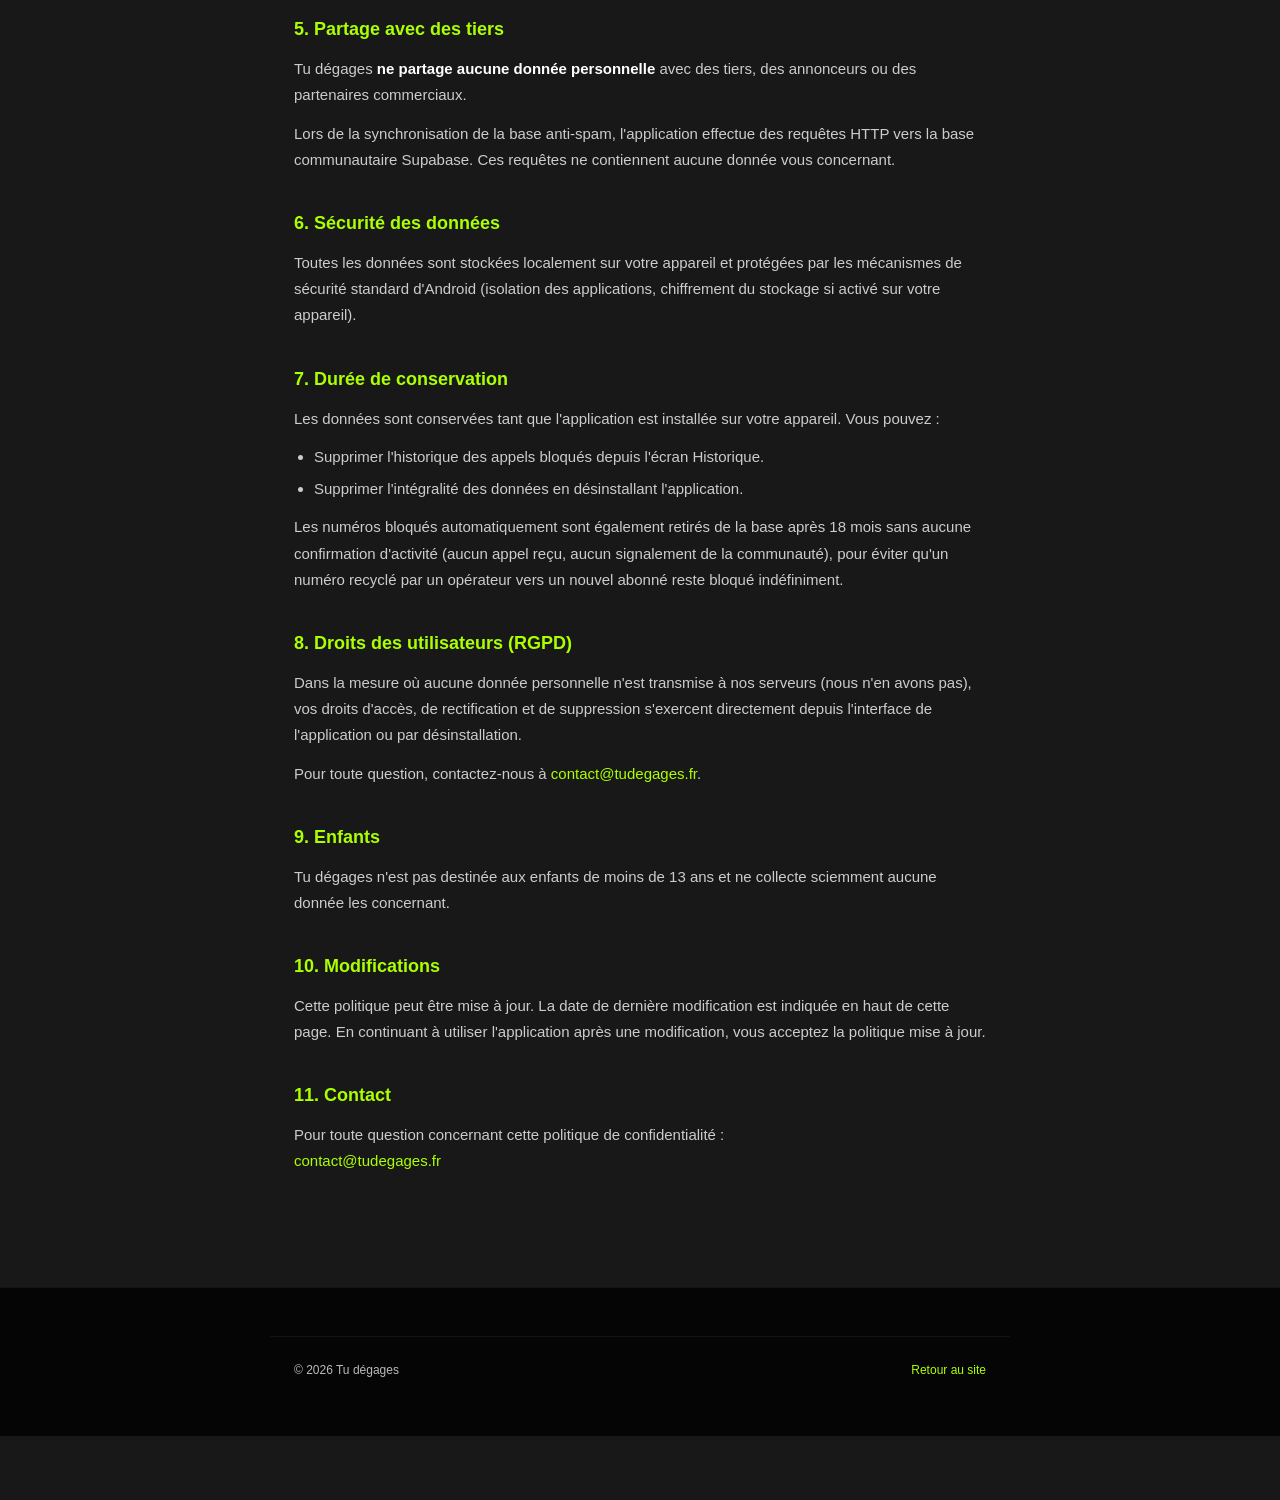
<file: docs/privacy.html>
<!DOCTYPE html>
<html lang="fr">
<head>
  <meta charset="UTF-8">
  <meta name="viewport" content="width=device-width, initial-scale=1.0">
  <title>Politique de confidentialité — Tu dégages</title>
  <link rel="stylesheet" href="css/style.css?v=11">
  <link rel="icon" href="data:image/svg+xml,<svg xmlns='http://www.w3.org/2000/svg' viewBox='0 0 100 100'><text y='.9em' font-size='90'>🤖</text></svg>">
  <link rel="alternate" hreflang="fr" href="https://tudegages.fr/privacy.html">
  <link rel="alternate" hreflang="de" href="https://tudegages.fr/de/privacy.html">
  <link rel="alternate" hreflang="it" href="https://tudegages.fr/it/privacy.html">
  <link rel="alternate" hreflang="en" href="https://tudegages.fr/en/privacy.html">
  <link rel="alternate" hreflang="es" href="https://tudegages.fr/es/privacy.html">
  <link rel="alternate" hreflang="x-default" href="https://tudegages.fr/privacy.html">
  <style>
    .privacy-content { max-width: 740px; margin: 0 auto; padding: 60px 24px 100px; }
    .privacy-content h1 { font-size: 32px; font-weight: 900; margin-bottom: 8px; }
    .privacy-content .updated { color: var(--text-secondary); font-size: 13px; margin-bottom: 48px; }
    .privacy-content h2 { font-size: 18px; font-weight: 700; margin: 36px 0 12px; color: var(--green); }
    .privacy-content p, .privacy-content li { font-size: 15px; color: #ccc; line-height: 1.75; margin-bottom: 12px; }
    .privacy-content ul { padding-left: 20px; margin-bottom: 12px; }
    .privacy-content li { margin-bottom: 6px; }
    .privacy-content strong { color: var(--text); }
    .privacy-content a { color: var(--green); }
    .highlight-box {
      background: var(--green-dim);
      border: 1px solid var(--green-border);
      border-radius: var(--radius-sm);
      padding: 20px 24px;
      margin: 32px 0;
    }
    .highlight-box p { color: var(--text); margin-bottom: 0; font-weight: 600; }
  </style>
</head>
<body>

<nav>
  <a href="index.html" class="nav-logo">
    <img src="img/robot.png" alt="" class="logo-icon">
    <span class="nav-logo-text">TU <span style="color:var(--green)">DÉGAGES</span> !</span>
  </a>
  <div class="nav-links">
    <a href="index.html">← Retour au site</a>
  </div>
  <div class="nav-lang">
    <a href="/privacy.html" class="active" lang="fr" hreflang="fr" title="Français"><img src="img/flag-fr.svg" class="flag-icon" alt="FR"></a>
    <a href="/de/privacy.html" lang="de" hreflang="de" title="Deutsch"><img src="img/flag-de.svg" class="flag-icon" alt="DE"></a>
    <a href="/it/privacy.html" lang="it" hreflang="it" title="Italiano"><img src="img/flag-it.svg" class="flag-icon" alt="IT"></a>
    <a href="/en/privacy.html" lang="en" hreflang="en" title="English"><img src="img/flag-gb.svg" class="flag-icon" alt="GB"></a>
    <a href="/es/privacy.html" lang="es" hreflang="es" title="Español"><img src="img/flag-es.svg" class="flag-icon" alt="ES"></a>
  </div>
</nav>

<div class="privacy-content">
  <h1>Politique de confidentialité</h1>
  <p class="updated">Dernière mise à jour : juin 2026</p>

  <div class="highlight-box">
    <p>🔒 Résumé en une phrase : Tu dégages ne collecte aucune donnée personnelle par défaut. La contribution à la base communautaire (numéros spam uniquement) est entièrement optionnelle et désactivée par défaut.</p>
  </div>

  <h2>1. Qui sommes-nous ?</h2>
  <p>Tu dégages est une application Android développée à titre personnel. Pour toute question relative à cette politique de confidentialité, vous pouvez nous contacter à : <a href="mailto:contact@tudegages.fr">contact@tudegages.fr</a>.</p>

  <h2>2. Données collectées</h2>
  <p>Tu dégages <strong>ne collecte aucune donnée personnelle</strong> et n'en transmet aucune à des serveurs externes.</p>
  <p>Les seules données traitées par l'application sont stockées <strong>exclusivement et localement sur votre appareil</strong> :</p>
  <ul>
    <li><strong>Numéros de téléphone des appels bloqués</strong> — conservés dans l'historique local pour vous permettre de les consulter.</li>
    <li><strong>Messages vocaux configurés</strong> — les phrases que vous rédigez pour votre assistant vocal IA.</li>
    <li><strong>Préférences utilisateur</strong> — mode actif, paramètres vocaux, options de configuration.</li>
    <li><strong>Base de numéros spam</strong> — numéros mémorisés localement pour accélérer les rejets futurs.</li>
  </ul>
  <p>Ces données sont stockées dans la base de données locale de l'application (SQLite/Room) et dans les préférences de l'appareil (DataStore). Elles sont supprimées lorsque vous désinstallez l'application.</p>

  <h2>3. Permissions utilisées</h2>
  <p>Tu dégages requiert les permissions Android suivantes, pour les raisons indiquées :</p>
  <ul>
    <li><strong>READ_PHONE_STATE</strong> — déterminer si un appel entrant est en cours.</li>
    <li><strong>READ_CALL_LOG</strong> — identifier les numéros entrants pour les comparer à la base spam.</li>
    <li><strong>ANSWER_PHONE_CALLS</strong> — intercepter l'appel et déclencher la réponse vocale avant que le téléphone sonne.</li>
    <li><strong>INTERNET &amp; ACCESS_NETWORK_STATE</strong> — synchroniser la base communautaire de numéros indésirables. Aucune donnée personnelle n'est transmise lors de cette synchronisation.</li>
    <li><strong>Rôle CALL_SCREENING</strong> — rôle système Android requis pour filtrer les appels entrants. Ce rôle ne remplace pas votre application téléphone par défaut.</li>
  </ul>

  <h2>4. Base communautaire (opt-in)</h2>
  <p>Tu dégages propose une fonctionnalité <strong>entièrement optionnelle</strong> de contribution à une base de numéros spam partagée entre utilisateurs. Cette fonctionnalité est <strong>désactivée par défaut</strong> et ne s'active que si vous cochez explicitement "Contribuer à la base communautaire" dans les Paramètres.</p>
  <p>Si vous l'activez, les numéros de téléphone des appelants identifiés comme spam seront transmis à notre base de données Supabase (hébergée en Europe — Ireland West). Ces numéros sont ceux des <strong>spammeurs qui vous ont contacté</strong>, non les vôtres. Ils sont partagés avec l'ensemble des utilisateurs de Tu dégages pour améliorer la détection collective.</p>
  <p>Vous pouvez désactiver cette contribution à tout moment depuis les Paramètres.</p>

  <h2>5. Partage avec des tiers</h2>
  <p>Tu dégages <strong>ne partage aucune donnée personnelle</strong> avec des tiers, des annonceurs ou des partenaires commerciaux.</p>
  <p>Lors de la synchronisation de la base anti-spam, l'application effectue des requêtes HTTP vers la base communautaire Supabase. Ces requêtes ne contiennent aucune donnée vous concernant.</p>

  <h2>6. Sécurité des données</h2>
  <p>Toutes les données sont stockées localement sur votre appareil et protégées par les mécanismes de sécurité standard d'Android (isolation des applications, chiffrement du stockage si activé sur votre appareil).</p>

  <h2>7. Durée de conservation</h2>
  <p>Les données sont conservées tant que l'application est installée sur votre appareil. Vous pouvez :</p>
  <ul>
    <li>Supprimer l'historique des appels bloqués depuis l'écran Historique.</li>
    <li>Supprimer l'intégralité des données en désinstallant l'application.</li>
  </ul>
  <p>Les numéros bloqués automatiquement sont également retirés de la base après 18 mois sans aucune confirmation d'activité (aucun appel reçu, aucun signalement de la communauté), pour éviter qu'un numéro recyclé par un opérateur vers un nouvel abonné reste bloqué indéfiniment.</p>

  <h2>8. Droits des utilisateurs (RGPD)</h2>
  <p>Dans la mesure où aucune donnée personnelle n'est transmise à nos serveurs (nous n'en avons pas), vos droits d'accès, de rectification et de suppression s'exercent directement depuis l'interface de l'application ou par désinstallation.</p>
  <p>Pour toute question, contactez-nous à <a href="mailto:contact@tudegages.fr">contact@tudegages.fr</a>.</p>

  <h2>9. Enfants</h2>
  <p>Tu dégages n'est pas destinée aux enfants de moins de 13 ans et ne collecte sciemment aucune donnée les concernant.</p>

  <h2>10. Modifications</h2>
  <p>Cette politique peut être mise à jour. La date de dernière modification est indiquée en haut de cette page. En continuant à utiliser l'application après une modification, vous acceptez la politique mise à jour.</p>

  <h2>11. Contact</h2>
  <p>Pour toute question concernant cette politique de confidentialité :<br>
  <a href="mailto:contact@tudegages.fr">contact@tudegages.fr</a></p>
</div>

<footer>
  <div class="footer-bottom" style="max-width:740px;margin:0 auto;border-top:1px solid rgba(255,255,255,0.06);padding:24px 24px;">
    <p>© 2026 Tu dégages</p>
    <p><a href="index.html">Retour au site</a></p>
  </div>
</footer>

<!-- ── BARRE DE NAVIGATION FIXE ────────────────────────────────────────── -->
<nav class="app-bottom-nav">
  <a href="index.html" class="app-nav-item">
    <span class="app-nav-icon">🏠</span>
    <span>Accueil</span>
  </a>
  <a href="index.html#modes" class="app-nav-item">
    <span class="app-nav-icon">🛡️</span>
    <span>Protection</span>
  </a>
  <a href="index.html#base-spam" class="app-nav-item">
    <span class="app-nav-icon">🕐</span>
    <span>Historique</span>
  </a>
  <a href="index.html#communaute" class="app-nav-item">
    <span class="app-nav-icon">👤</span>
    <span>Profil</span>
  </a>
</nav>

</body>
</html>
</file>
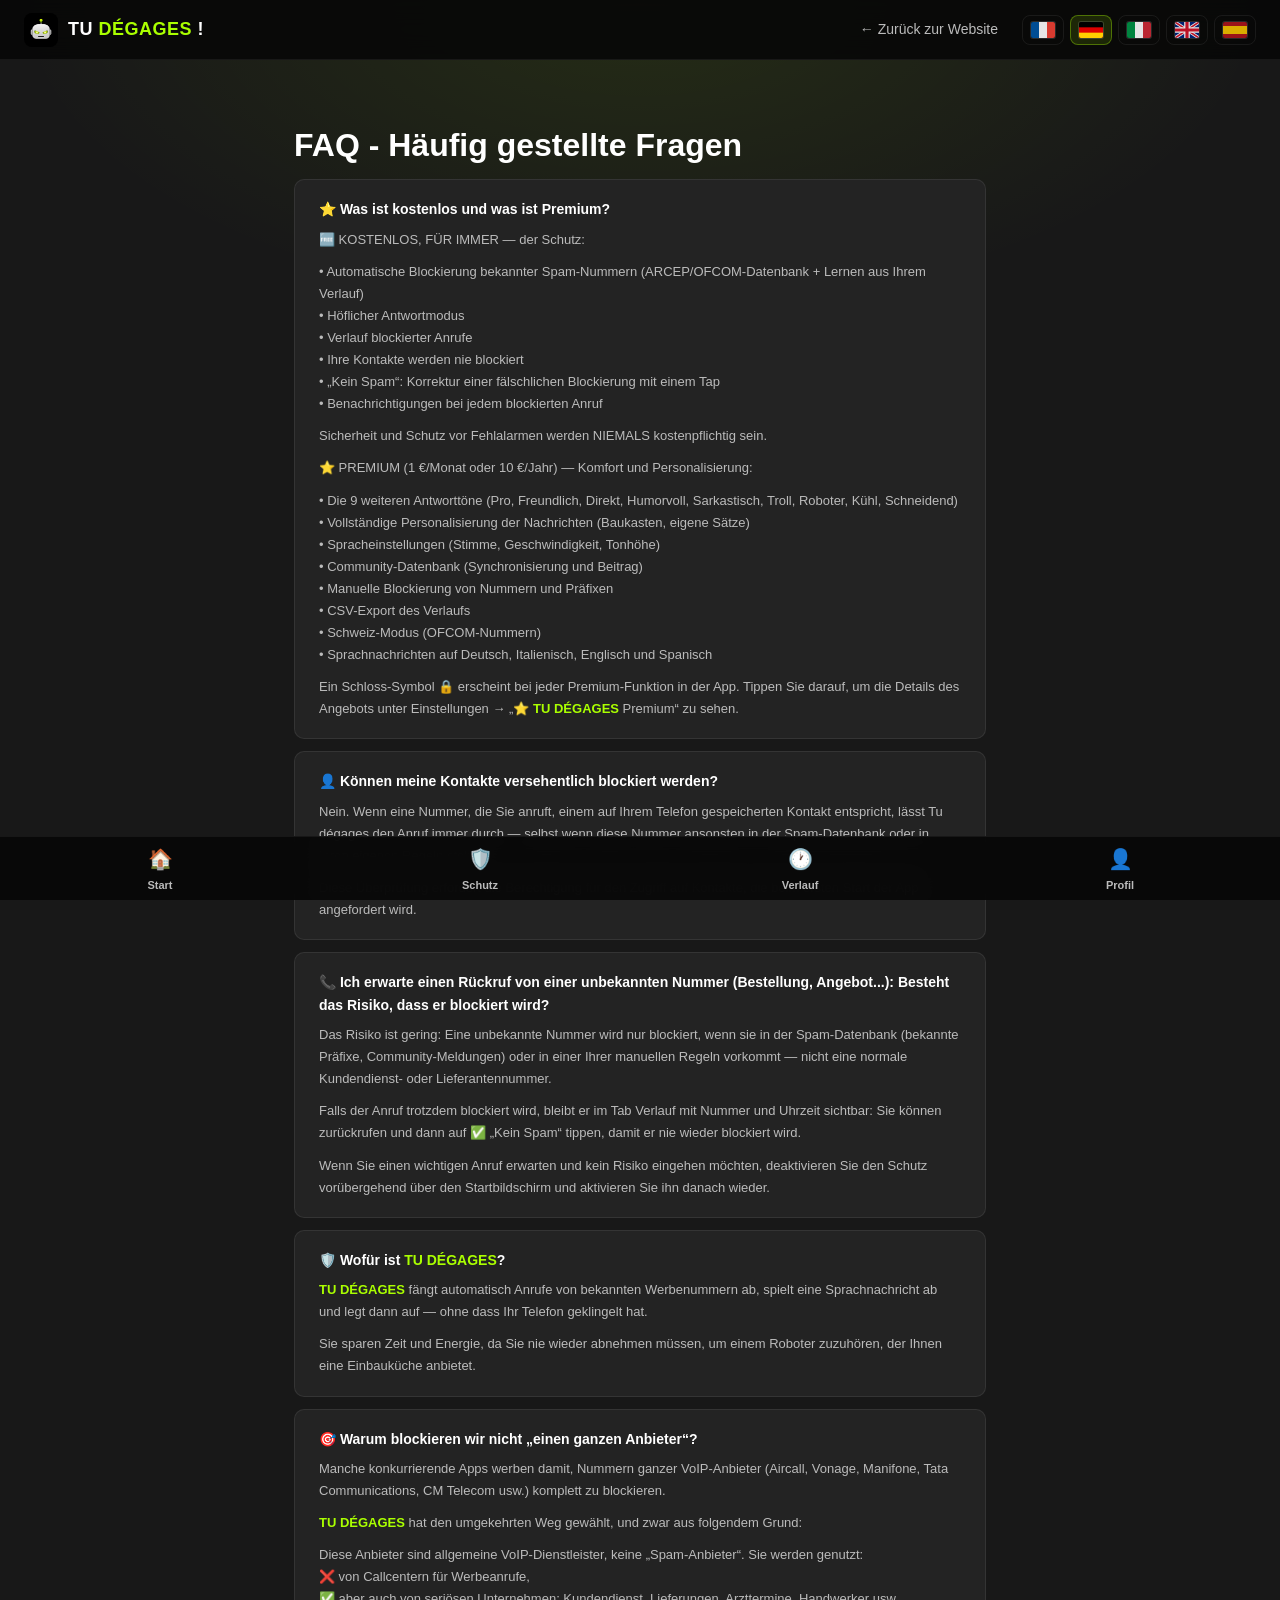
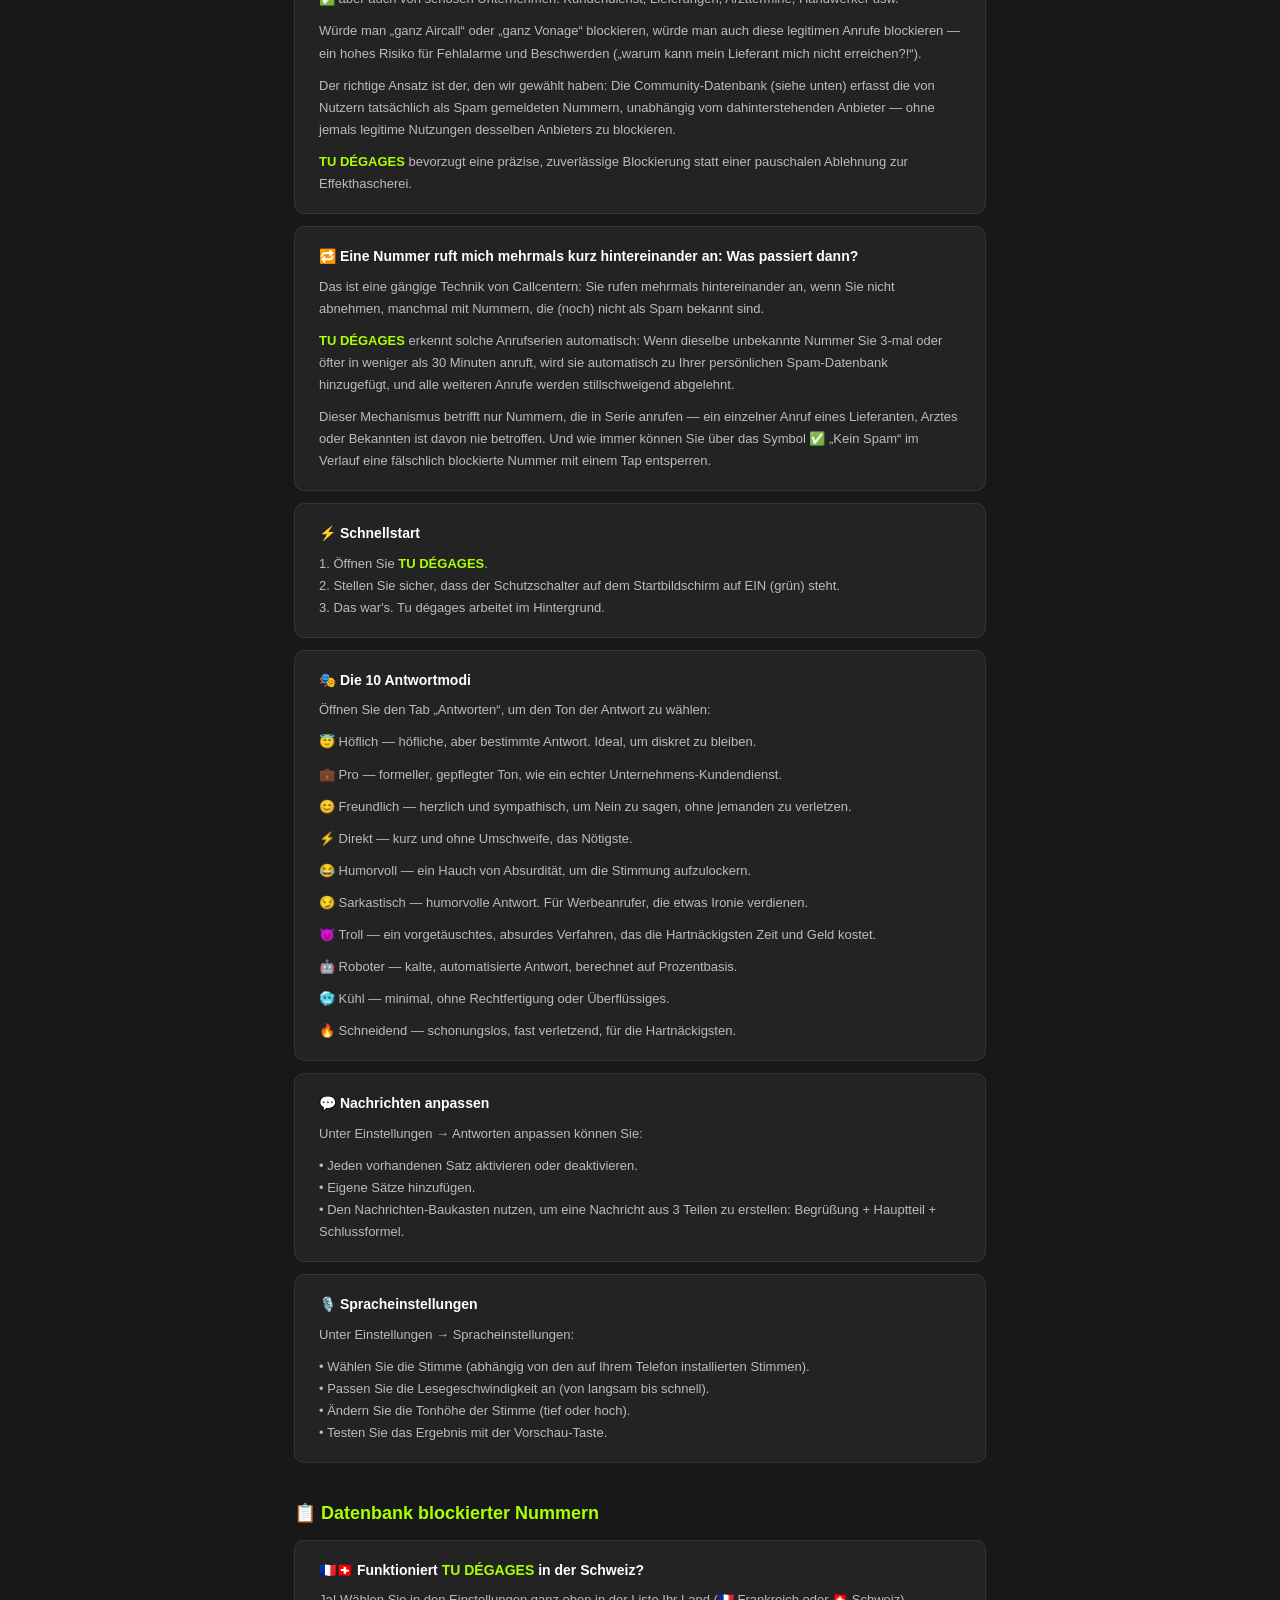
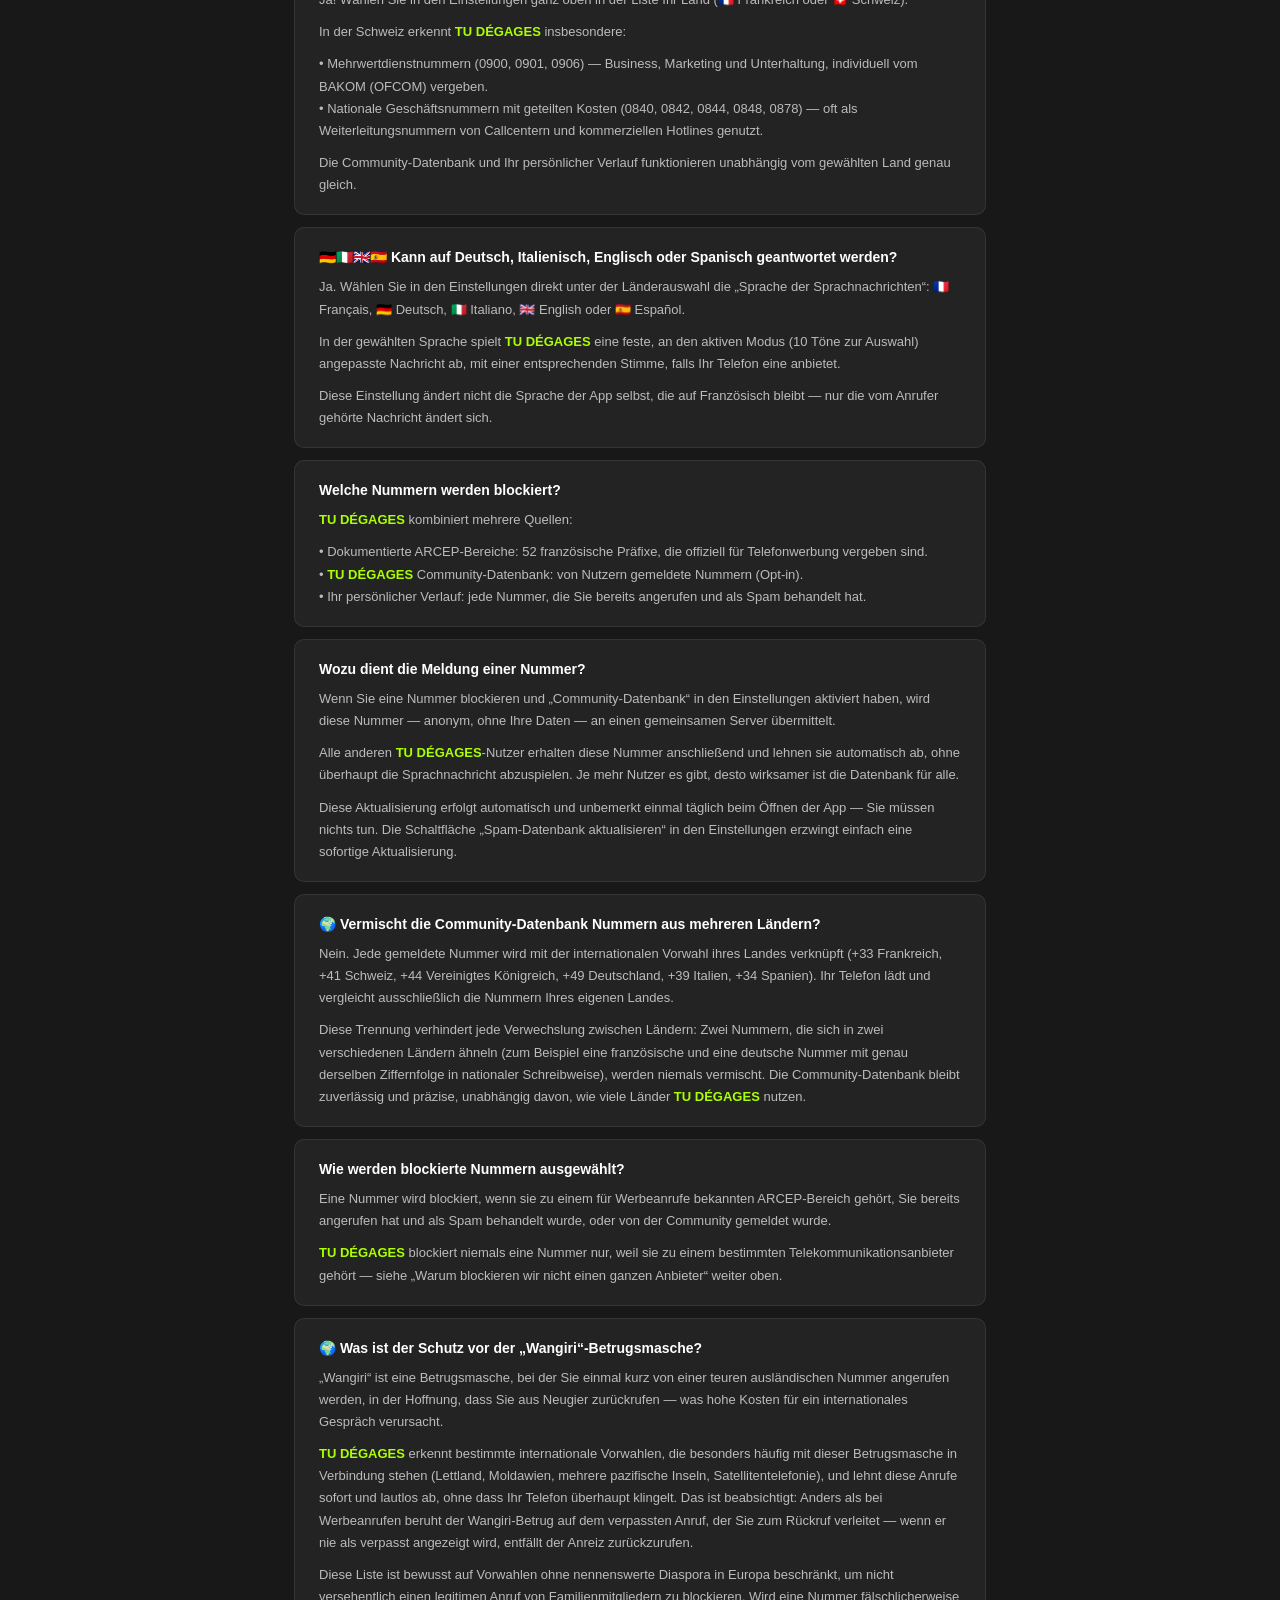
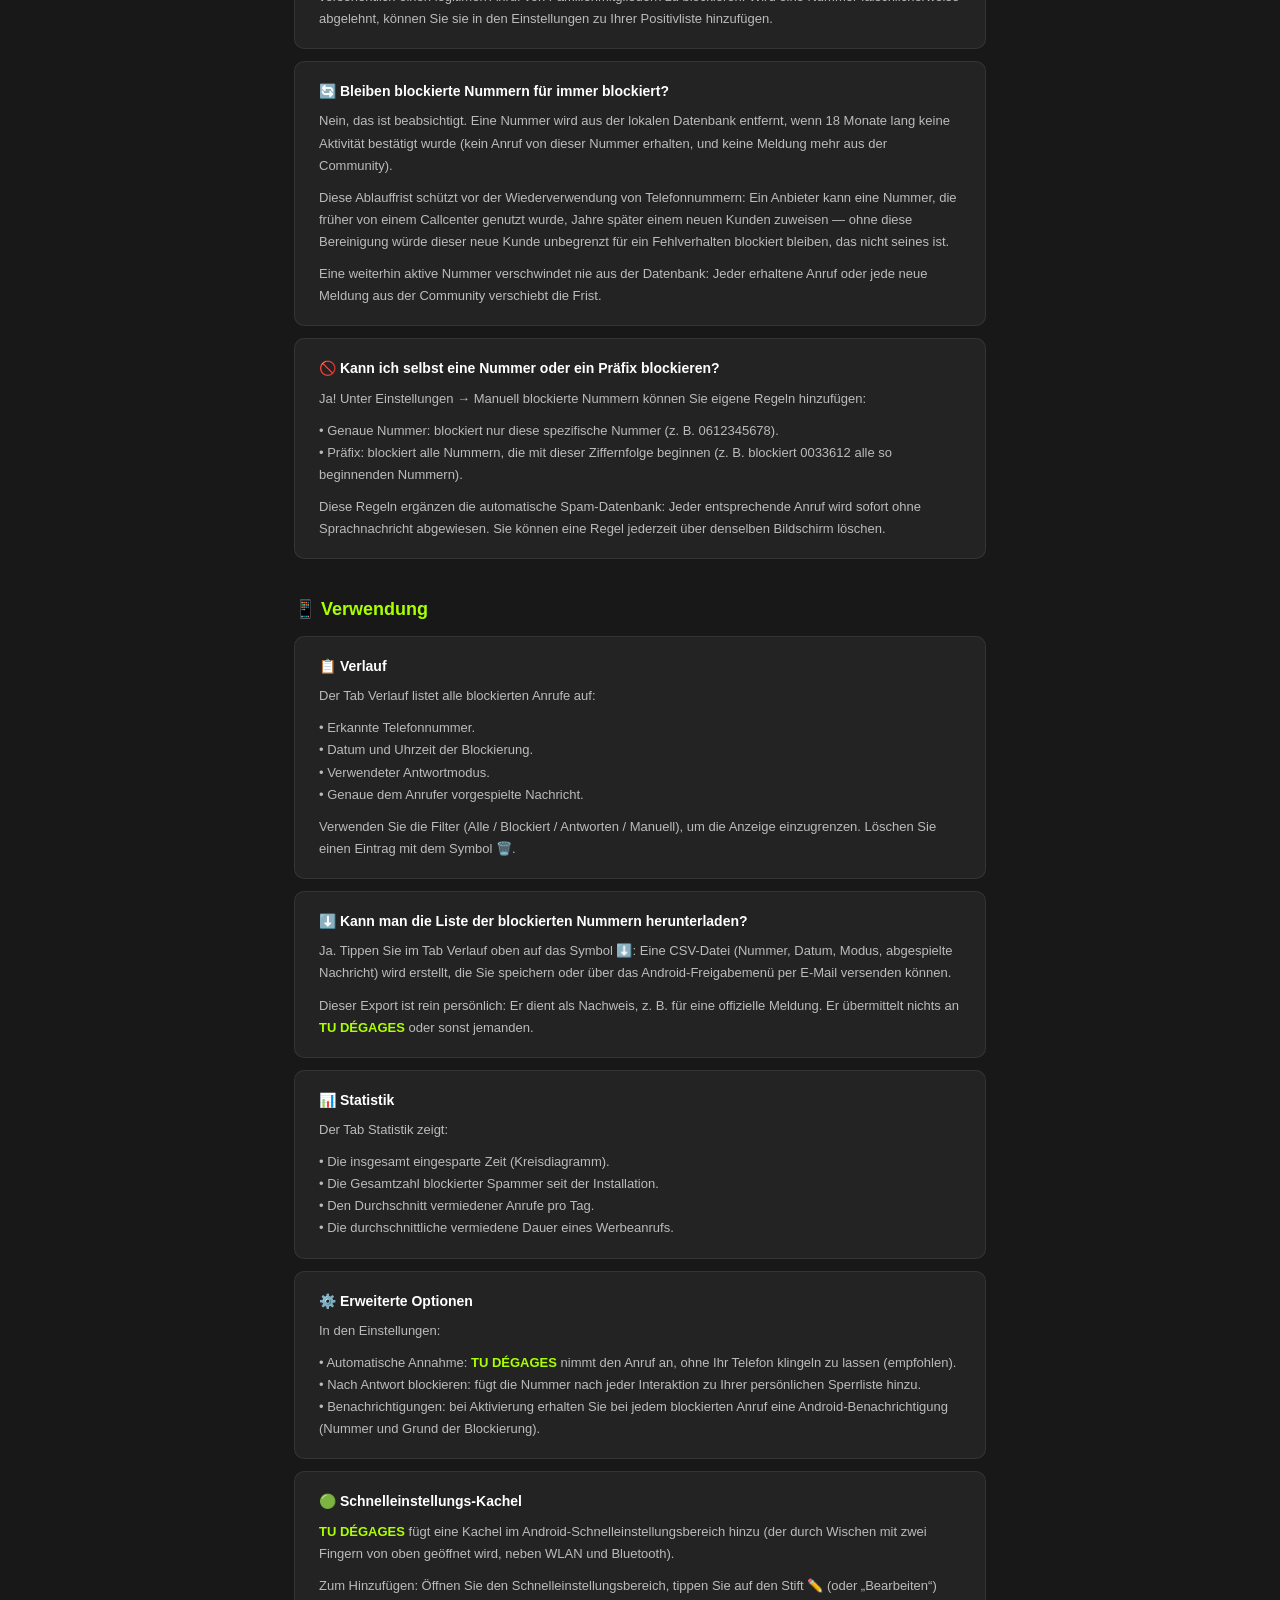
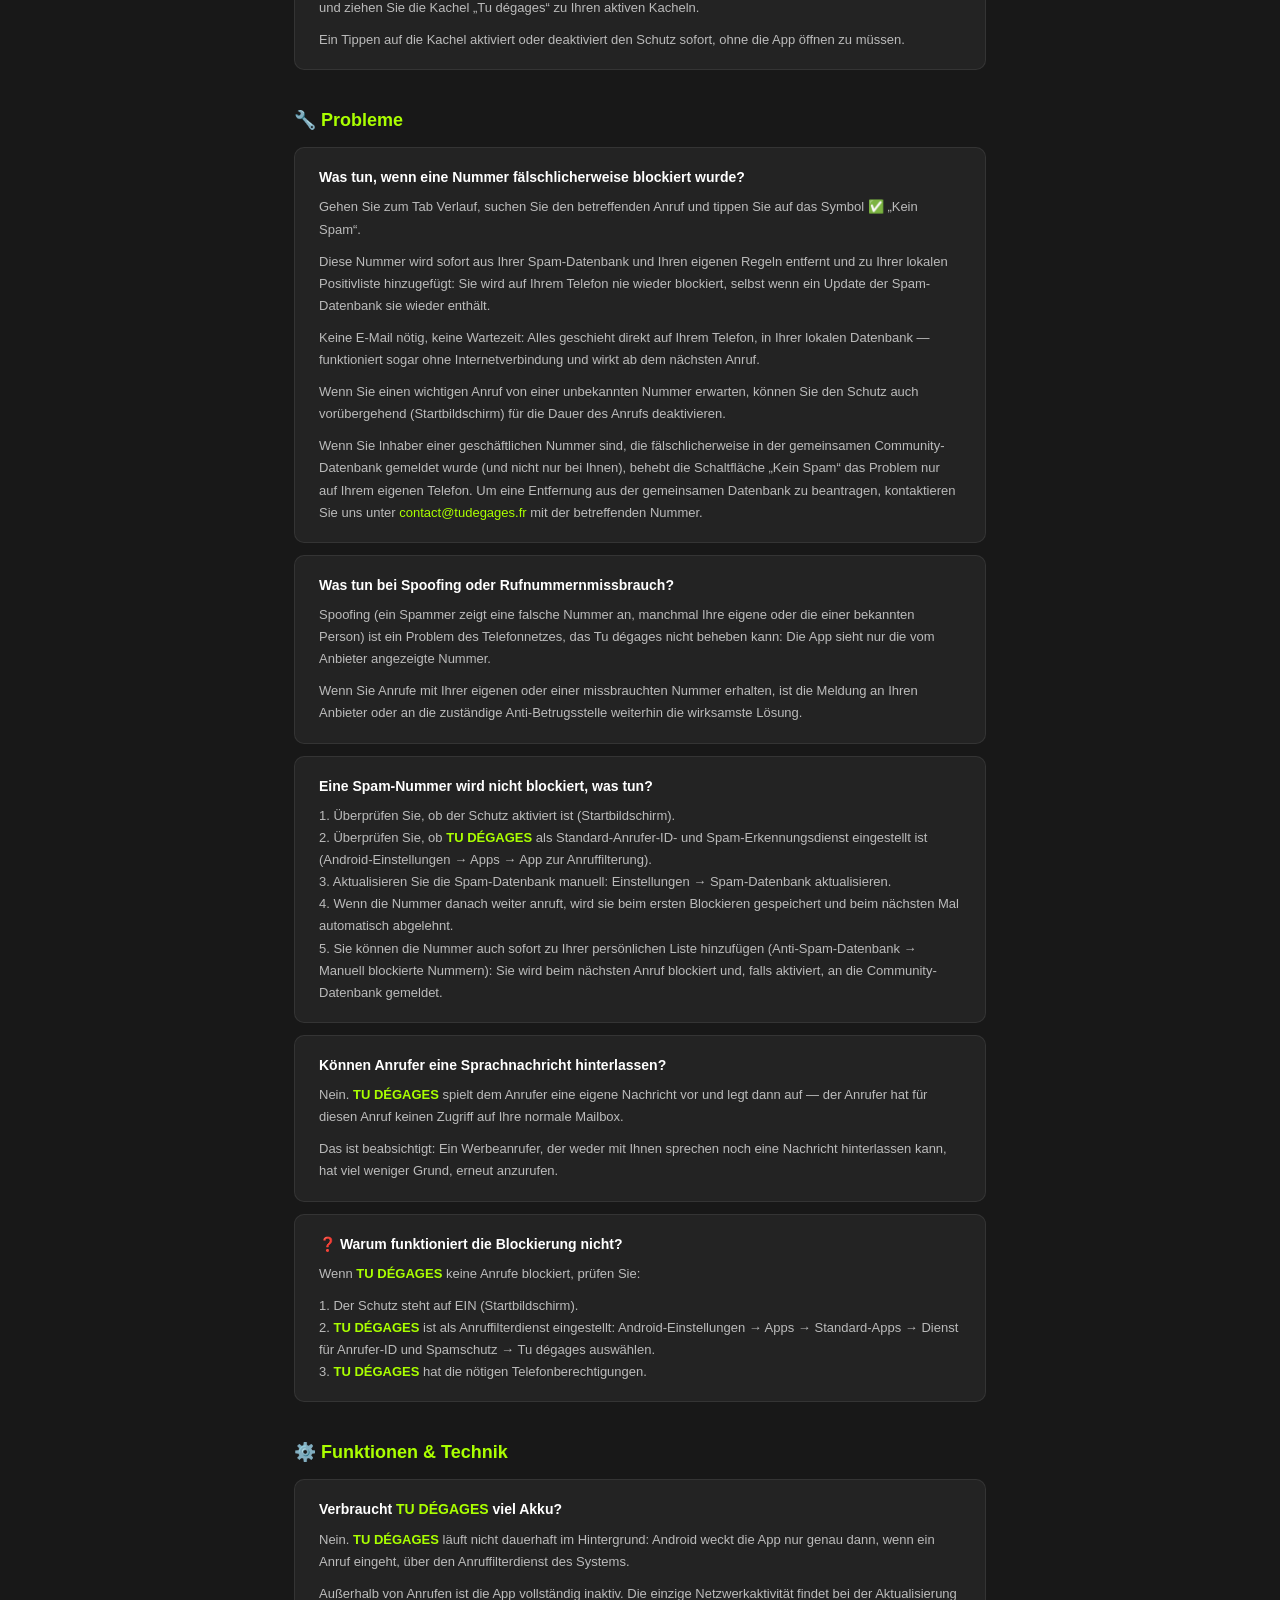
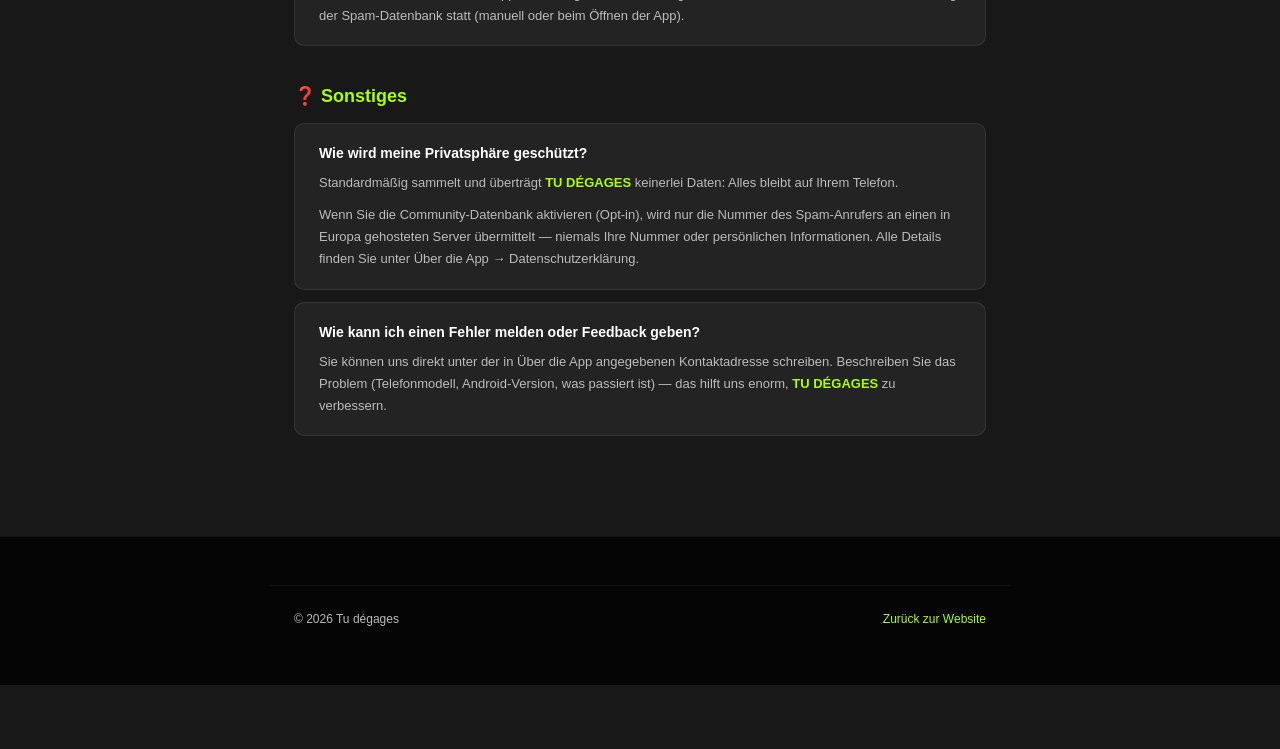
<file: docs/de/faq.html>
<!DOCTYPE html>
<html lang="de">
<head>
  <meta charset="UTF-8">
  <meta name="viewport" content="width=device-width, initial-scale=1.0">
  <title>FAQ - Häufig gestellte Fragen — Tu dégages</title>
  <link rel="stylesheet" href="../css/style.css?v=11">
  <link rel="icon" href="data:image/svg+xml,<svg xmlns='http://www.w3.org/2000/svg' viewBox='0 0 100 100'><text y='.9em' font-size='90'>🤖</text></svg>">
  <link rel="alternate" hreflang="fr" href="https://tudegages.fr/faq.html">
  <link rel="alternate" hreflang="de" href="https://tudegages.fr/de/faq.html">
  <link rel="alternate" hreflang="it" href="https://tudegages.fr/it/faq.html">
  <link rel="alternate" hreflang="en" href="https://tudegages.fr/en/faq.html">
  <link rel="alternate" hreflang="es" href="https://tudegages.fr/es/faq.html">
  <link rel="alternate" hreflang="x-default" href="https://tudegages.fr/faq.html">
  <style>
    .privacy-content { max-width: 740px; margin: 0 auto; padding: 60px 24px 100px; }
    .privacy-content h1 { font-size: 32px; font-weight: 900; margin-bottom: 8px; }
    .privacy-content .updated { color: var(--text-secondary); font-size: 13px; margin-bottom: 48px; }
    .privacy-content h2 { font-size: 18px; font-weight: 700; margin: 36px 0 12px; color: var(--green); }
    .privacy-content .faq-grid { margin-bottom: 0; }
    .privacy-content .faq-card p { margin-bottom: 10px; }
    .privacy-content .faq-card p:last-child { margin-bottom: 0; }
  </style>
</head>
<body>

<nav>
  <a href="index.html" class="nav-logo">
    <img src="../img/robot.png" alt="" class="logo-icon">
    <span class="nav-logo-text">TU <span style="color:var(--green)">DÉGAGES</span> !</span>
  </a>
  <div class="nav-links">
    <a href="index.html">← Zurück zur Website</a>
  </div>
  <div class="nav-lang">
    <a href="/faq.html" lang="fr" hreflang="fr" title="Français"><img src="../img/flag-fr.svg" class="flag-icon" alt="FR"></a>
    <a href="/de/faq.html" class="active" lang="de" hreflang="de" title="Deutsch"><img src="../img/flag-de.svg" class="flag-icon" alt="DE"></a>
    <a href="/it/faq.html" lang="it" hreflang="it" title="Italiano"><img src="../img/flag-it.svg" class="flag-icon" alt="IT"></a>
    <a href="/en/faq.html" lang="en" hreflang="en" title="English"><img src="../img/flag-gb.svg" class="flag-icon" alt="GB"></a>
    <a href="/es/faq.html" lang="es" hreflang="es" title="Español"><img src="../img/flag-es.svg" class="flag-icon" alt="ES"></a>
  </div>
</nav>

<div class="privacy-content">
  <h1>FAQ - Häufig gestellte Fragen</h1>

  <div class="faq-grid">
    <div class="faq-card reveal">
      <h4>⭐ Was ist kostenlos und was ist Premium?</h4>
      <p>🆓 KOSTENLOS, FÜR IMMER — der Schutz:</p>
        <p>• Automatische Blockierung bekannter Spam-Nummern (ARCEP/OFCOM-Datenbank + Lernen aus Ihrem Verlauf)<br>• Höflicher Antwortmodus<br>• Verlauf blockierter Anrufe<br>• Ihre Kontakte werden nie blockiert<br>• „Kein Spam“: Korrektur einer fälschlichen Blockierung mit einem Tap<br>• Benachrichtigungen bei jedem blockierten Anruf</p>
        <p>Sicherheit und Schutz vor Fehlalarmen werden NIEMALS kostenpflichtig sein.</p>
        <p>⭐ PREMIUM (1 €/Monat oder 10 €/Jahr) — Komfort und Personalisierung:</p>
        <p>• Die 9 weiteren Antworttöne (Pro, Freundlich, Direkt, Humorvoll, Sarkastisch, Troll, Roboter, Kühl, Schneidend)<br>• Vollständige Personalisierung der Nachrichten (Baukasten, eigene Sätze)<br>• Spracheinstellungen (Stimme, Geschwindigkeit, Tonhöhe)<br>• Community-Datenbank (Synchronisierung und Beitrag)<br>• Manuelle Blockierung von Nummern und Präfixen<br>• CSV-Export des Verlaufs<br>• Schweiz-Modus (OFCOM-Nummern)<br>• Sprachnachrichten auf Deutsch, Italienisch, Englisch und Spanisch</p>
        <p>Ein Schloss-Symbol 🔒 erscheint bei jeder Premium-Funktion in der App. Tippen Sie darauf, um die Details des Angebots unter Einstellungen → „⭐ <span class="brand">Tu dégages</span> Premium“ zu sehen.</p>
    </div>
    <div class="faq-card reveal">
      <h4>👤 Können meine Kontakte versehentlich blockiert werden?</h4>
      <p>Nein. Wenn eine Nummer, die Sie anruft, einem auf Ihrem Telefon gespeicherten Kontakt entspricht, lässt Tu dégages den Anruf immer durch — selbst wenn diese Nummer ansonsten in der Spam-Datenbank oder in Ihren eigenen Regeln steht.</p>
        <p>Diese Überprüfung erfordert die Berechtigung für den Zugriff auf Kontakte, die beim ersten Start der App angefordert wird.</p>
    </div>
    <div class="faq-card reveal">
      <h4>📞 Ich erwarte einen Rückruf von einer unbekannten Nummer (Bestellung, Angebot...): Besteht das Risiko, dass er blockiert wird?</h4>
      <p>Das Risiko ist gering: Eine unbekannte Nummer wird nur blockiert, wenn sie in der Spam-Datenbank (bekannte Präfixe, Community-Meldungen) oder in einer Ihrer manuellen Regeln vorkommt — nicht eine normale Kundendienst- oder Lieferantennummer.</p>
        <p>Falls der Anruf trotzdem blockiert wird, bleibt er im Tab Verlauf mit Nummer und Uhrzeit sichtbar: Sie können zurückrufen und dann auf ✅ „Kein Spam“ tippen, damit er nie wieder blockiert wird.</p>
        <p>Wenn Sie einen wichtigen Anruf erwarten und kein Risiko eingehen möchten, deaktivieren Sie den Schutz vorübergehend über den Startbildschirm und aktivieren Sie ihn danach wieder.</p>
    </div>
    <div class="faq-card reveal">
      <h4>🛡️ Wofür ist <span class="brand">Tu dégages</span>?</h4>
      <p><span class="brand">Tu dégages</span> fängt automatisch Anrufe von bekannten Werbenummern ab, spielt eine Sprachnachricht ab und legt dann auf — ohne dass Ihr Telefon geklingelt hat.</p>
        <p>Sie sparen Zeit und Energie, da Sie nie wieder abnehmen müssen, um einem Roboter zuzuhören, der Ihnen eine Einbauküche anbietet.</p>
    </div>
    <div class="faq-card reveal">
      <h4>🎯 Warum blockieren wir nicht „einen ganzen Anbieter“?</h4>
      <p>Manche konkurrierende Apps werben damit, Nummern ganzer VoIP-Anbieter (Aircall, Vonage, Manifone, Tata Communications, CM Telecom usw.) komplett zu blockieren.</p>
        <p><span class="brand">Tu dégages</span> hat den umgekehrten Weg gewählt, und zwar aus folgendem Grund:</p>
        <p>Diese Anbieter sind allgemeine VoIP-Dienstleister, keine „Spam-Anbieter“. Sie werden genutzt:<br>❌ von Callcentern für Werbeanrufe,<br>✅ aber auch von seriösen Unternehmen: Kundendienst, Lieferungen, Arzttermine, Handwerker usw.</p>
        <p>Würde man „ganz Aircall“ oder „ganz Vonage“ blockieren, würde man auch diese legitimen Anrufe blockieren — ein hohes Risiko für Fehlalarme und Beschwerden („warum kann mein Lieferant mich nicht erreichen?!“).</p>
        <p>Der richtige Ansatz ist der, den wir gewählt haben: Die Community-Datenbank (siehe unten) erfasst die von Nutzern tatsächlich als Spam gemeldeten Nummern, unabhängig vom dahinterstehenden Anbieter — ohne jemals legitime Nutzungen desselben Anbieters zu blockieren.</p>
        <p><span class="brand">Tu dégages</span> bevorzugt eine präzise, zuverlässige Blockierung statt einer pauschalen Ablehnung zur Effekthascherei.</p>
    </div>
    <div class="faq-card reveal">
      <h4>🔁 Eine Nummer ruft mich mehrmals kurz hintereinander an: Was passiert dann?</h4>
      <p>Das ist eine gängige Technik von Callcentern: Sie rufen mehrmals hintereinander an, wenn Sie nicht abnehmen, manchmal mit Nummern, die (noch) nicht als Spam bekannt sind.</p>
        <p><span class="brand">Tu dégages</span> erkennt solche Anrufserien automatisch: Wenn dieselbe unbekannte Nummer Sie 3-mal oder öfter in weniger als 30 Minuten anruft, wird sie automatisch zu Ihrer persönlichen Spam-Datenbank hinzugefügt, und alle weiteren Anrufe werden stillschweigend abgelehnt.</p>
        <p>Dieser Mechanismus betrifft nur Nummern, die in Serie anrufen — ein einzelner Anruf eines Lieferanten, Arztes oder Bekannten ist davon nie betroffen. Und wie immer können Sie über das Symbol ✅ „Kein Spam“ im Verlauf eine fälschlich blockierte Nummer mit einem Tap entsperren.</p>
    </div>
    <div class="faq-card reveal">
      <h4>⚡ Schnellstart</h4>
      <p>1. Öffnen Sie <span class="brand">Tu dégages</span>.<br>2. Stellen Sie sicher, dass der Schutzschalter auf dem Startbildschirm auf EIN (grün) steht.<br>3. Das war's. Tu dégages arbeitet im Hintergrund.</p>
    </div>
    <div class="faq-card reveal">
      <h4>🎭 Die 10 Antwortmodi</h4>
      <p>Öffnen Sie den Tab „Antworten“, um den Ton der Antwort zu wählen:</p>
        <p>😇 Höflich — höfliche, aber bestimmte Antwort. Ideal, um diskret zu bleiben.</p>
        <p>💼 Pro — formeller, gepflegter Ton, wie ein echter Unternehmens-Kundendienst.</p>
        <p>😊 Freundlich — herzlich und sympathisch, um Nein zu sagen, ohne jemanden zu verletzen.</p>
        <p>⚡ Direkt — kurz und ohne Umschweife, das Nötigste.</p>
        <p>😂 Humorvoll — ein Hauch von Absurdität, um die Stimmung aufzulockern.</p>
        <p>😏 Sarkastisch — humorvolle Antwort. Für Werbeanrufer, die etwas Ironie verdienen.</p>
        <p>😈 Troll — ein vorgetäuschtes, absurdes Verfahren, das die Hartnäckigsten Zeit und Geld kostet.</p>
        <p>🤖 Roboter — kalte, automatisierte Antwort, berechnet auf Prozentbasis.</p>
        <p>🥶 Kühl — minimal, ohne Rechtfertigung oder Überflüssiges.</p>
        <p>🔥 Schneidend — schonungslos, fast verletzend, für die Hartnäckigsten.</p>
    </div>
    <div class="faq-card reveal">
      <h4>💬 Nachrichten anpassen</h4>
      <p>Unter Einstellungen → Antworten anpassen können Sie:</p>
        <p>• Jeden vorhandenen Satz aktivieren oder deaktivieren.<br>• Eigene Sätze hinzufügen.<br>• Den Nachrichten-Baukasten nutzen, um eine Nachricht aus 3 Teilen zu erstellen: Begrüßung + Hauptteil + Schlussformel.</p>
    </div>
    <div class="faq-card reveal">
      <h4>🎙️ Spracheinstellungen</h4>
      <p>Unter Einstellungen → Spracheinstellungen:</p>
        <p>• Wählen Sie die Stimme (abhängig von den auf Ihrem Telefon installierten Stimmen).<br>• Passen Sie die Lesegeschwindigkeit an (von langsam bis schnell).<br>• Ändern Sie die Tonhöhe der Stimme (tief oder hoch).<br>• Testen Sie das Ergebnis mit der Vorschau-Taste.</p>
    </div>
  </div>

  <h2>📋 Datenbank blockierter Nummern</h2>
  <div class="faq-grid">
    <div class="faq-card reveal">
      <h4>🇫🇷🇨🇭 Funktioniert <span class="brand">Tu dégages</span> in der Schweiz?</h4>
      <p>Ja! Wählen Sie in den Einstellungen ganz oben in der Liste Ihr Land (🇫🇷 Frankreich oder 🇨🇭 Schweiz).</p>
        <p>In der Schweiz erkennt <span class="brand">Tu dégages</span> insbesondere:</p>
        <p>• Mehrwertdienstnummern (0900, 0901, 0906) — Business, Marketing und Unterhaltung, individuell vom BAKOM (OFCOM) vergeben.<br>• Nationale Geschäftsnummern mit geteilten Kosten (0840, 0842, 0844, 0848, 0878) — oft als Weiterleitungsnummern von Callcentern und kommerziellen Hotlines genutzt.</p>
        <p>Die Community-Datenbank und Ihr persönlicher Verlauf funktionieren unabhängig vom gewählten Land genau gleich.</p>
    </div>
    <div class="faq-card reveal">
      <h4>🇩🇪🇮🇹🇬🇧🇪🇸 Kann auf Deutsch, Italienisch, Englisch oder Spanisch geantwortet werden?</h4>
      <p>Ja. Wählen Sie in den Einstellungen direkt unter der Länderauswahl die „Sprache der Sprachnachrichten“: 🇫🇷 Français, 🇩🇪 Deutsch, 🇮🇹 Italiano, 🇬🇧 English oder 🇪🇸 Español.</p>
        <p>In der gewählten Sprache spielt <span class="brand">Tu dégages</span> eine feste, an den aktiven Modus (10 Töne zur Auswahl) angepasste Nachricht ab, mit einer entsprechenden Stimme, falls Ihr Telefon eine anbietet.</p>
        <p>Diese Einstellung ändert nicht die Sprache der App selbst, die auf Französisch bleibt — nur die vom Anrufer gehörte Nachricht ändert sich.</p>
    </div>
    <div class="faq-card reveal">
      <h4>Welche Nummern werden blockiert?</h4>
      <p><span class="brand">Tu dégages</span> kombiniert mehrere Quellen:</p>
        <p>• Dokumentierte ARCEP-Bereiche: 52 französische Präfixe, die offiziell für Telefonwerbung vergeben sind.<br>• <span class="brand">Tu dégages</span> Community-Datenbank: von Nutzern gemeldete Nummern (Opt-in).<br>• Ihr persönlicher Verlauf: jede Nummer, die Sie bereits angerufen und als Spam behandelt hat.</p>
    </div>
    <div class="faq-card reveal">
      <h4>Wozu dient die Meldung einer Nummer?</h4>
      <p>Wenn Sie eine Nummer blockieren und „Community-Datenbank“ in den Einstellungen aktiviert haben, wird diese Nummer — anonym, ohne Ihre Daten — an einen gemeinsamen Server übermittelt.</p>
        <p>Alle anderen <span class="brand">Tu dégages</span>-Nutzer erhalten diese Nummer anschließend und lehnen sie automatisch ab, ohne überhaupt die Sprachnachricht abzuspielen. Je mehr Nutzer es gibt, desto wirksamer ist die Datenbank für alle.</p>
        <p>Diese Aktualisierung erfolgt automatisch und unbemerkt einmal täglich beim Öffnen der App — Sie müssen nichts tun. Die Schaltfläche „Spam-Datenbank aktualisieren“ in den Einstellungen erzwingt einfach eine sofortige Aktualisierung.</p>
    </div>
    <div class="faq-card reveal">
      <h4>🌍 Vermischt die Community-Datenbank Nummern aus mehreren Ländern?</h4>
      <p>Nein. Jede gemeldete Nummer wird mit der internationalen Vorwahl ihres Landes verknüpft (+33 Frankreich, +41 Schweiz, +44 Vereinigtes Königreich, +49 Deutschland, +39 Italien, +34 Spanien). Ihr Telefon lädt und vergleicht ausschließlich die Nummern Ihres eigenen Landes.</p>
        <p>Diese Trennung verhindert jede Verwechslung zwischen Ländern: Zwei Nummern, die sich in zwei verschiedenen Ländern ähneln (zum Beispiel eine französische und eine deutsche Nummer mit genau derselben Ziffernfolge in nationaler Schreibweise), werden niemals vermischt. Die Community-Datenbank bleibt zuverlässig und präzise, unabhängig davon, wie viele Länder <span class="brand">Tu dégages</span> nutzen.</p>
    </div>
    <div class="faq-card reveal">
      <h4>Wie werden blockierte Nummern ausgewählt?</h4>
      <p>Eine Nummer wird blockiert, wenn sie zu einem für Werbeanrufe bekannten ARCEP-Bereich gehört, Sie bereits angerufen hat und als Spam behandelt wurde, oder von der Community gemeldet wurde.</p>
        <p><span class="brand">Tu dégages</span> blockiert niemals eine Nummer nur, weil sie zu einem bestimmten Telekommunikationsanbieter gehört — siehe „Warum blockieren wir nicht einen ganzen Anbieter“ weiter oben.</p>
    </div>
    <div class="faq-card reveal">
      <h4>🌍 Was ist der Schutz vor der „Wangiri“-Betrugsmasche?</h4>
      <p>„Wangiri“ ist eine Betrugsmasche, bei der Sie einmal kurz von einer teuren ausländischen Nummer angerufen werden, in der Hoffnung, dass Sie aus Neugier zurückrufen — was hohe Kosten für ein internationales Gespräch verursacht.</p>
        <p><span class="brand">Tu dégages</span> erkennt bestimmte internationale Vorwahlen, die besonders häufig mit dieser Betrugsmasche in Verbindung stehen (Lettland, Moldawien, mehrere pazifische Inseln, Satellitentelefonie), und lehnt diese Anrufe sofort und lautlos ab, ohne dass Ihr Telefon überhaupt klingelt. Das ist beabsichtigt: Anders als bei Werbeanrufen beruht der Wangiri-Betrug auf dem verpassten Anruf, der Sie zum Rückruf verleitet — wenn er nie als verpasst angezeigt wird, entfällt der Anreiz zurückzurufen.</p>
        <p>Diese Liste ist bewusst auf Vorwahlen ohne nennenswerte Diaspora in Europa beschränkt, um nicht versehentlich einen legitimen Anruf von Familienmitgliedern zu blockieren. Wird eine Nummer fälschlicherweise abgelehnt, können Sie sie in den Einstellungen zu Ihrer Positivliste hinzufügen.</p>
    </div>
    <div class="faq-card reveal">
      <h4>🔄 Bleiben blockierte Nummern für immer blockiert?</h4>
      <p>Nein, das ist beabsichtigt. Eine Nummer wird aus der lokalen Datenbank entfernt, wenn 18 Monate lang keine Aktivität bestätigt wurde (kein Anruf von dieser Nummer erhalten, und keine Meldung mehr aus der Community).</p>
        <p>Diese Ablauffrist schützt vor der Wiederverwendung von Telefonnummern: Ein Anbieter kann eine Nummer, die früher von einem Callcenter genutzt wurde, Jahre später einem neuen Kunden zuweisen — ohne diese Bereinigung würde dieser neue Kunde unbegrenzt für ein Fehlverhalten blockiert bleiben, das nicht seines ist.</p>
        <p>Eine weiterhin aktive Nummer verschwindet nie aus der Datenbank: Jeder erhaltene Anruf oder jede neue Meldung aus der Community verschiebt die Frist.</p>
    </div>
    <div class="faq-card reveal">
      <h4>🚫 Kann ich selbst eine Nummer oder ein Präfix blockieren?</h4>
      <p>Ja! Unter Einstellungen → Manuell blockierte Nummern können Sie eigene Regeln hinzufügen:</p>
        <p>• Genaue Nummer: blockiert nur diese spezifische Nummer (z. B. 0612345678).<br>• Präfix: blockiert alle Nummern, die mit dieser Ziffernfolge beginnen (z. B. blockiert 0033612 alle so beginnenden Nummern).</p>
        <p>Diese Regeln ergänzen die automatische Spam-Datenbank: Jeder entsprechende Anruf wird sofort ohne Sprachnachricht abgewiesen. Sie können eine Regel jederzeit über denselben Bildschirm löschen.</p>
    </div>
  </div>

  <h2>📱 Verwendung</h2>
  <div class="faq-grid">
    <div class="faq-card reveal">
      <h4>📋 Verlauf</h4>
      <p>Der Tab Verlauf listet alle blockierten Anrufe auf:</p>
        <p>• Erkannte Telefonnummer.<br>• Datum und Uhrzeit der Blockierung.<br>• Verwendeter Antwortmodus.<br>• Genaue dem Anrufer vorgespielte Nachricht.</p>
        <p>Verwenden Sie die Filter (Alle / Blockiert / Antworten / Manuell), um die Anzeige einzugrenzen. Löschen Sie einen Eintrag mit dem Symbol 🗑️.</p>
    </div>
    <div class="faq-card reveal">
      <h4>⬇️ Kann man die Liste der blockierten Nummern herunterladen?</h4>
      <p>Ja. Tippen Sie im Tab Verlauf oben auf das Symbol ⬇️: Eine CSV-Datei (Nummer, Datum, Modus, abgespielte Nachricht) wird erstellt, die Sie speichern oder über das Android-Freigabemenü per E-Mail versenden können.</p>
        <p>Dieser Export ist rein persönlich: Er dient als Nachweis, z. B. für eine offizielle Meldung. Er übermittelt nichts an <span class="brand">Tu dégages</span> oder sonst jemanden.</p>
    </div>
    <div class="faq-card reveal">
      <h4>📊 Statistik</h4>
      <p>Der Tab Statistik zeigt:</p>
        <p>• Die insgesamt eingesparte Zeit (Kreisdiagramm).<br>• Die Gesamtzahl blockierter Spammer seit der Installation.<br>• Den Durchschnitt vermiedener Anrufe pro Tag.<br>• Die durchschnittliche vermiedene Dauer eines Werbeanrufs.</p>
    </div>
    <div class="faq-card reveal">
      <h4>⚙️ Erweiterte Optionen</h4>
      <p>In den Einstellungen:</p>
        <p>• Automatische Annahme: <span class="brand">Tu dégages</span> nimmt den Anruf an, ohne Ihr Telefon klingeln zu lassen (empfohlen).<br>• Nach Antwort blockieren: fügt die Nummer nach jeder Interaktion zu Ihrer persönlichen Sperrliste hinzu.<br>• Benachrichtigungen: bei Aktivierung erhalten Sie bei jedem blockierten Anruf eine Android-Benachrichtigung (Nummer und Grund der Blockierung).</p>
    </div>
    <div class="faq-card reveal">
      <h4>🟢 Schnelleinstellungs-Kachel</h4>
      <p><span class="brand">Tu dégages</span> fügt eine Kachel im Android-Schnelleinstellungsbereich hinzu (der durch Wischen mit zwei Fingern von oben geöffnet wird, neben WLAN und Bluetooth).</p>
        <p>Zum Hinzufügen: Öffnen Sie den Schnelleinstellungsbereich, tippen Sie auf den Stift ✏️ (oder „Bearbeiten“) und ziehen Sie die Kachel „Tu dégages“ zu Ihren aktiven Kacheln.</p>
        <p>Ein Tippen auf die Kachel aktiviert oder deaktiviert den Schutz sofort, ohne die App öffnen zu müssen.</p>
    </div>
  </div>

  <h2>🔧 Probleme</h2>
  <div class="faq-grid">
    <div class="faq-card reveal">
      <h4>Was tun, wenn eine Nummer fälschlicherweise blockiert wurde?</h4>
      <p>Gehen Sie zum Tab Verlauf, suchen Sie den betreffenden Anruf und tippen Sie auf das Symbol ✅ „Kein Spam“.</p>
        <p>Diese Nummer wird sofort aus Ihrer Spam-Datenbank und Ihren eigenen Regeln entfernt und zu Ihrer lokalen Positivliste hinzugefügt: Sie wird auf Ihrem Telefon nie wieder blockiert, selbst wenn ein Update der Spam-Datenbank sie wieder enthält.</p>
        <p>Keine E-Mail nötig, keine Wartezeit: Alles geschieht direkt auf Ihrem Telefon, in Ihrer lokalen Datenbank — funktioniert sogar ohne Internetverbindung und wirkt ab dem nächsten Anruf.</p>
        <p>Wenn Sie einen wichtigen Anruf von einer unbekannten Nummer erwarten, können Sie den Schutz auch vorübergehend (Startbildschirm) für die Dauer des Anrufs deaktivieren.</p>
        <p>Wenn Sie Inhaber einer geschäftlichen Nummer sind, die fälschlicherweise in der gemeinsamen Community-Datenbank gemeldet wurde (und nicht nur bei Ihnen), behebt die Schaltfläche „Kein Spam“ das Problem nur auf Ihrem eigenen Telefon. Um eine Entfernung aus der gemeinsamen Datenbank zu beantragen, kontaktieren Sie uns unter <a href="mailto:contact@tudegages.fr">contact@tudegages.fr</a> mit der betreffenden Nummer.</p>
    </div>
    <div class="faq-card reveal">
      <h4>Was tun bei Spoofing oder Rufnummernmissbrauch?</h4>
      <p>Spoofing (ein Spammer zeigt eine falsche Nummer an, manchmal Ihre eigene oder die einer bekannten Person) ist ein Problem des Telefonnetzes, das Tu dégages nicht beheben kann: Die App sieht nur die vom Anbieter angezeigte Nummer.</p>
        <p>Wenn Sie Anrufe mit Ihrer eigenen oder einer missbrauchten Nummer erhalten, ist die Meldung an Ihren Anbieter oder an die zuständige Anti-Betrugsstelle weiterhin die wirksamste Lösung.</p>
    </div>
    <div class="faq-card reveal">
      <h4>Eine Spam-Nummer wird nicht blockiert, was tun?</h4>
      <p>1. Überprüfen Sie, ob der Schutz aktiviert ist (Startbildschirm).<br>2. Überprüfen Sie, ob <span class="brand">Tu dégages</span> als Standard-Anrufer-ID- und Spam-Erkennungsdienst eingestellt ist (Android-Einstellungen → Apps → App zur Anruffilterung).<br>3. Aktualisieren Sie die Spam-Datenbank manuell: Einstellungen → Spam-Datenbank aktualisieren.<br>4. Wenn die Nummer danach weiter anruft, wird sie beim ersten Blockieren gespeichert und beim nächsten Mal automatisch abgelehnt.<br>5. Sie können die Nummer auch sofort zu Ihrer persönlichen Liste hinzufügen (Anti-Spam-Datenbank → Manuell blockierte Nummern): Sie wird beim nächsten Anruf blockiert und, falls aktiviert, an die Community-Datenbank gemeldet.</p>
    </div>
    <div class="faq-card reveal">
      <h4>Können Anrufer eine Sprachnachricht hinterlassen?</h4>
      <p>Nein. <span class="brand">Tu dégages</span> spielt dem Anrufer eine eigene Nachricht vor und legt dann auf — der Anrufer hat für diesen Anruf keinen Zugriff auf Ihre normale Mailbox.</p>
        <p>Das ist beabsichtigt: Ein Werbeanrufer, der weder mit Ihnen sprechen noch eine Nachricht hinterlassen kann, hat viel weniger Grund, erneut anzurufen.</p>
    </div>
    <div class="faq-card reveal">
      <h4>❓ Warum funktioniert die Blockierung nicht?</h4>
      <p>Wenn <span class="brand">Tu dégages</span> keine Anrufe blockiert, prüfen Sie:</p>
        <p>1. Der Schutz steht auf EIN (Startbildschirm).<br>2. <span class="brand">Tu dégages</span> ist als Anruffilterdienst eingestellt: Android-Einstellungen → Apps → Standard-Apps → Dienst für Anrufer-ID und Spamschutz → Tu dégages auswählen.<br>3. <span class="brand">Tu dégages</span> hat die nötigen Telefonberechtigungen.</p>
    </div>
  </div>

  <h2>⚙️ Funktionen &amp; Technik</h2>
  <div class="faq-grid">
    <div class="faq-card reveal">
      <h4>Verbraucht <span class="brand">Tu dégages</span> viel Akku?</h4>
      <p>Nein. <span class="brand">Tu dégages</span> läuft nicht dauerhaft im Hintergrund: Android weckt die App nur genau dann, wenn ein Anruf eingeht, über den Anruffilterdienst des Systems.</p>
        <p>Außerhalb von Anrufen ist die App vollständig inaktiv. Die einzige Netzwerkaktivität findet bei der Aktualisierung der Spam-Datenbank statt (manuell oder beim Öffnen der App).</p>
    </div>
  </div>

  <h2>❓ Sonstiges</h2>
  <div class="faq-grid">
    <div class="faq-card reveal">
      <h4>Wie wird meine Privatsphäre geschützt?</h4>
      <p>Standardmäßig sammelt und überträgt <span class="brand">Tu dégages</span> keinerlei Daten: Alles bleibt auf Ihrem Telefon.</p>
        <p>Wenn Sie die Community-Datenbank aktivieren (Opt-in), wird nur die Nummer des Spam-Anrufers an einen in Europa gehosteten Server übermittelt — niemals Ihre Nummer oder persönlichen Informationen. Alle Details finden Sie unter Über die App → Datenschutzerklärung.</p>
    </div>
    <div class="faq-card reveal">
      <h4>Wie kann ich einen Fehler melden oder Feedback geben?</h4>
      <p>Sie können uns direkt unter der in Über die App angegebenen Kontaktadresse schreiben. Beschreiben Sie das Problem (Telefonmodell, Android-Version, was passiert ist) — das hilft uns enorm, <span class="brand">Tu dégages</span> zu verbessern.</p>
    </div>
  </div>
</div>

<footer>
  <div class="footer-bottom" style="max-width:740px;margin:0 auto;border-top:1px solid rgba(255,255,255,0.06);padding:24px 24px;">
    <p>© 2026 Tu dégages</p>
    <p><a href="index.html">Zurück zur Website</a></p>
  </div>
</footer>

<!-- ── BARRE DE NAVIGATION FIXE ────────────────────────────────────────── -->
<nav class="app-bottom-nav">
  <a href="index.html" class="app-nav-item">
    <span class="app-nav-icon">🏠</span>
    <span>Start</span>
  </a>
  <a href="index.html#modes" class="app-nav-item">
    <span class="app-nav-icon">🛡️</span>
    <span>Schutz</span>
  </a>
  <a href="index.html#base-spam" class="app-nav-item">
    <span class="app-nav-icon">🕐</span>
    <span>Verlauf</span>
  </a>
  <a href="index.html#communaute" class="app-nav-item">
    <span class="app-nav-icon">👤</span>
    <span>Profil</span>
  </a>
</nav>

<script>
const revealEls = document.querySelectorAll('.reveal');
if ('IntersectionObserver' in window) {
  const revealObserver = new IntersectionObserver((entries, observer) => {
    entries.forEach(entry => {
      if (entry.isIntersecting) {
        entry.target.classList.add('visible');
        observer.unobserve(entry.target);
      }
    });
  }, { threshold: 0.15 });
  revealEls.forEach(el => revealObserver.observe(el));
} else {
  revealEls.forEach(el => el.classList.add('visible'));
}
</script>
</body>
</html>
</file>
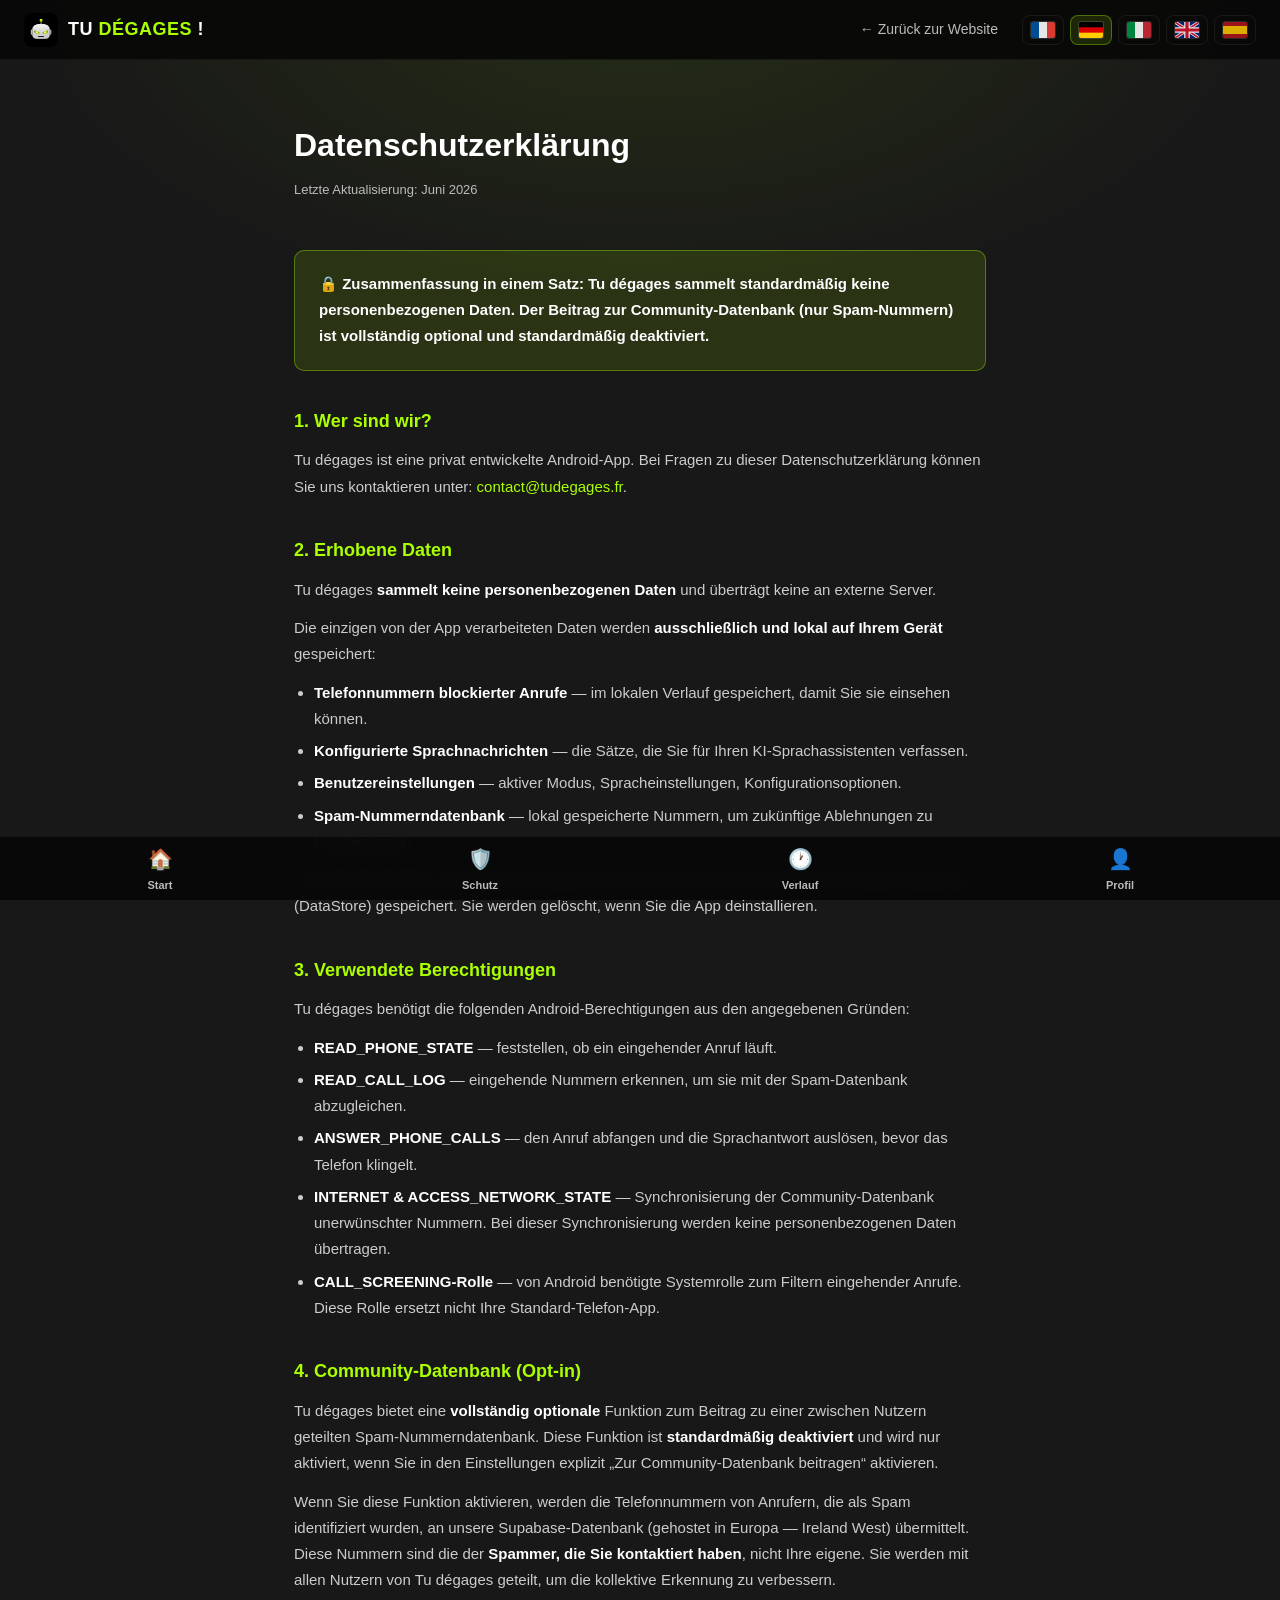
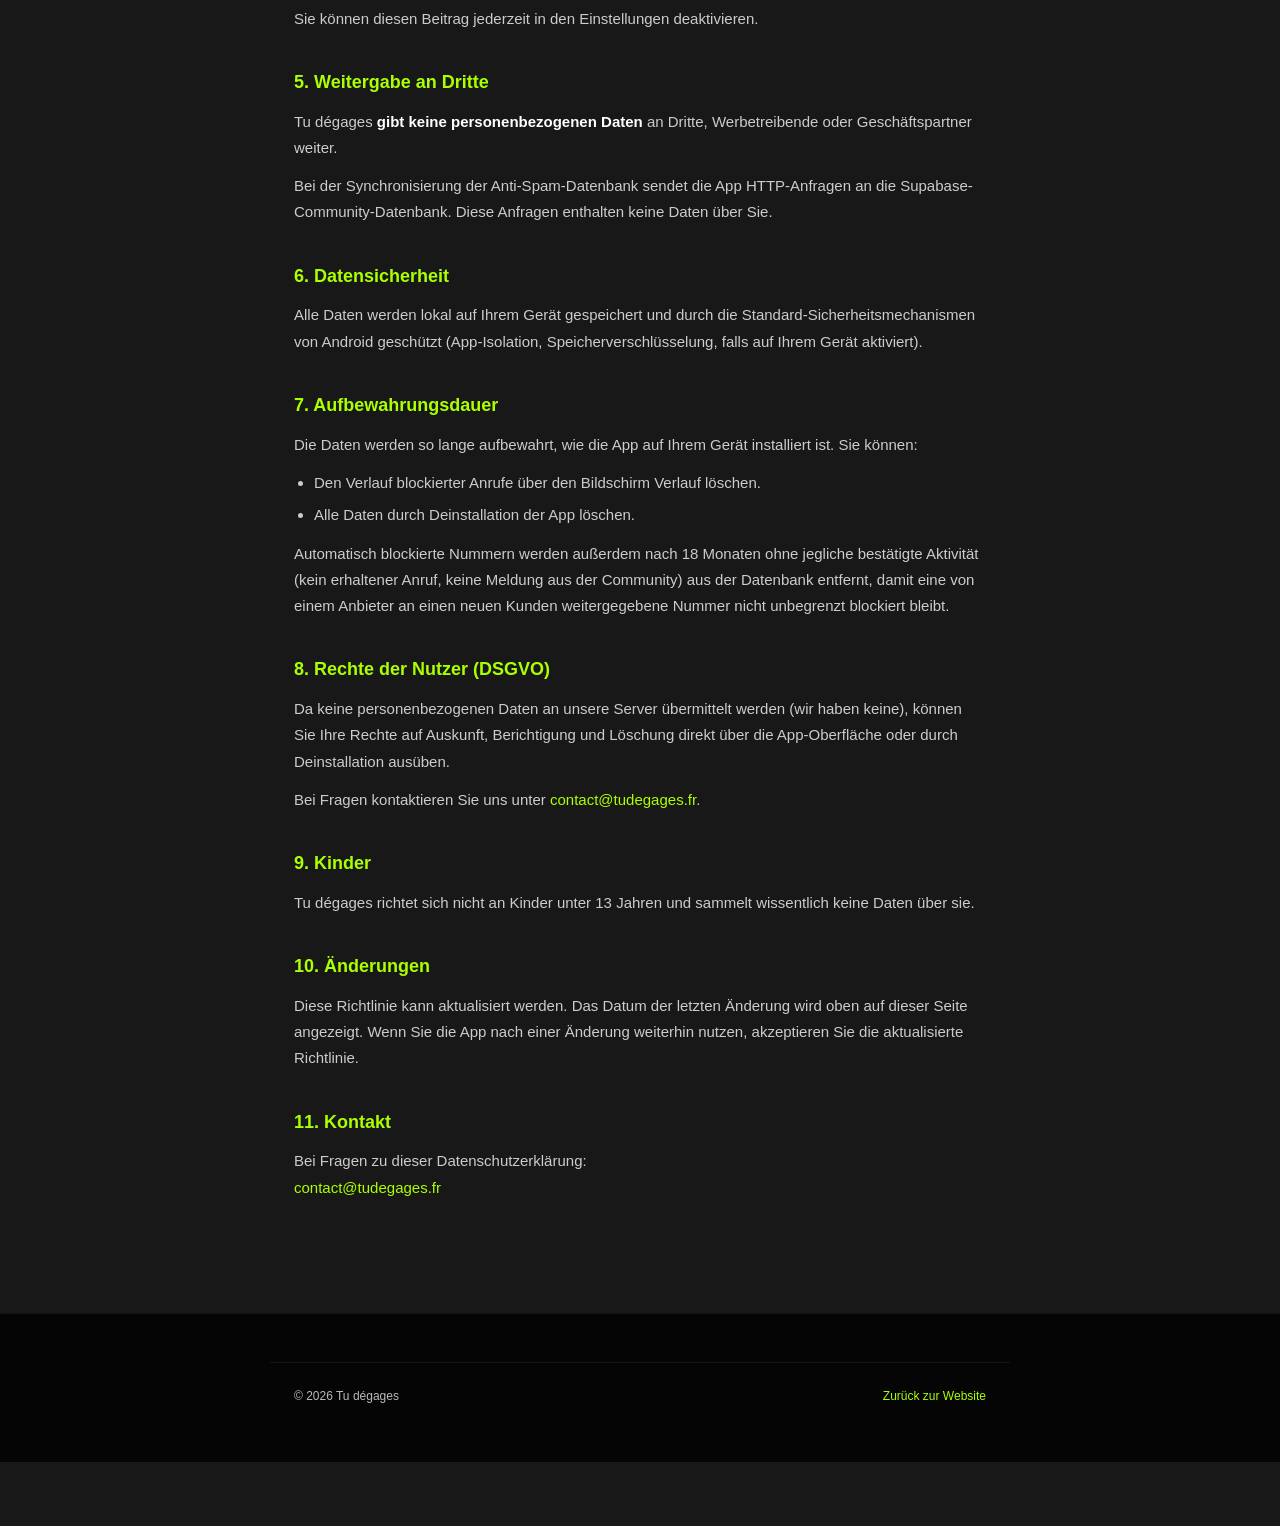
<file: docs/de/privacy.html>
<!DOCTYPE html>
<html lang="de">
<head>
  <meta charset="UTF-8">
  <meta name="viewport" content="width=device-width, initial-scale=1.0">
  <title>Datenschutzerklärung — Tu dégages</title>
  <link rel="stylesheet" href="../css/style.css?v=11">
  <link rel="icon" href="data:image/svg+xml,<svg xmlns='http://www.w3.org/2000/svg' viewBox='0 0 100 100'><text y='.9em' font-size='90'>🤖</text></svg>">
  <link rel="alternate" hreflang="fr" href="https://tudegages.fr/privacy.html">
  <link rel="alternate" hreflang="de" href="https://tudegages.fr/de/privacy.html">
  <link rel="alternate" hreflang="it" href="https://tudegages.fr/it/privacy.html">
  <link rel="alternate" hreflang="en" href="https://tudegages.fr/en/privacy.html">
  <link rel="alternate" hreflang="es" href="https://tudegages.fr/es/privacy.html">
  <link rel="alternate" hreflang="x-default" href="https://tudegages.fr/privacy.html">
  <style>
    .privacy-content { max-width: 740px; margin: 0 auto; padding: 60px 24px 100px; }
    .privacy-content h1 { font-size: 32px; font-weight: 900; margin-bottom: 8px; }
    .privacy-content .updated { color: var(--text-secondary); font-size: 13px; margin-bottom: 48px; }
    .privacy-content h2 { font-size: 18px; font-weight: 700; margin: 36px 0 12px; color: var(--green); }
    .privacy-content p, .privacy-content li { font-size: 15px; color: #ccc; line-height: 1.75; margin-bottom: 12px; }
    .privacy-content ul { padding-left: 20px; margin-bottom: 12px; }
    .privacy-content li { margin-bottom: 6px; }
    .privacy-content strong { color: var(--text); }
    .privacy-content a { color: var(--green); }
    .highlight-box {
      background: var(--green-dim);
      border: 1px solid var(--green-border);
      border-radius: var(--radius-sm);
      padding: 20px 24px;
      margin: 32px 0;
    }
    .highlight-box p { color: var(--text); margin-bottom: 0; font-weight: 600; }
  </style>
</head>
<body>

<nav>
  <a href="index.html" class="nav-logo">
    <img src="../img/robot.png" alt="" class="logo-icon">
    <span class="nav-logo-text">TU <span style="color:var(--green)">DÉGAGES</span> !</span>
  </a>
  <div class="nav-links">
    <a href="index.html">← Zurück zur Website</a>
  </div>
  <div class="nav-lang">
    <a href="/privacy.html" lang="fr" hreflang="fr" title="Français"><img src="../img/flag-fr.svg" class="flag-icon" alt="FR"></a>
    <a href="/de/privacy.html" class="active" lang="de" hreflang="de" title="Deutsch"><img src="../img/flag-de.svg" class="flag-icon" alt="DE"></a>
    <a href="/it/privacy.html" lang="it" hreflang="it" title="Italiano"><img src="../img/flag-it.svg" class="flag-icon" alt="IT"></a>
    <a href="/en/privacy.html" lang="en" hreflang="en" title="English"><img src="../img/flag-gb.svg" class="flag-icon" alt="GB"></a>
    <a href="/es/privacy.html" lang="es" hreflang="es" title="Español"><img src="../img/flag-es.svg" class="flag-icon" alt="ES"></a>
  </div>
</nav>

<div class="privacy-content">
  <h1>Datenschutzerklärung</h1>
  <p class="updated">Letzte Aktualisierung: Juni 2026</p>

  <div class="highlight-box">
    <p>🔒 Zusammenfassung in einem Satz: Tu dégages sammelt standardmäßig keine personenbezogenen Daten. Der Beitrag zur Community-Datenbank (nur Spam-Nummern) ist vollständig optional und standardmäßig deaktiviert.</p>
  </div>

  <h2>1. Wer sind wir?</h2>
  <p>Tu dégages ist eine privat entwickelte Android-App. Bei Fragen zu dieser Datenschutzerklärung können Sie uns kontaktieren unter: <a href="mailto:contact@tudegages.fr">contact@tudegages.fr</a>.</p>

  <h2>2. Erhobene Daten</h2>
  <p>Tu dégages <strong>sammelt keine personenbezogenen Daten</strong> und überträgt keine an externe Server.</p>
  <p>Die einzigen von der App verarbeiteten Daten werden <strong>ausschließlich und lokal auf Ihrem Gerät</strong> gespeichert:</p>
  <ul>
    <li><strong>Telefonnummern blockierter Anrufe</strong> — im lokalen Verlauf gespeichert, damit Sie sie einsehen können.</li>
    <li><strong>Konfigurierte Sprachnachrichten</strong> — die Sätze, die Sie für Ihren KI-Sprachassistenten verfassen.</li>
    <li><strong>Benutzereinstellungen</strong> — aktiver Modus, Spracheinstellungen, Konfigurationsoptionen.</li>
    <li><strong>Spam-Nummerndatenbank</strong> — lokal gespeicherte Nummern, um zukünftige Ablehnungen zu beschleunigen.</li>
  </ul>
  <p>Diese Daten werden in der lokalen Datenbank der App (SQLite/Room) und in den Geräteeinstellungen (DataStore) gespeichert. Sie werden gelöscht, wenn Sie die App deinstallieren.</p>

  <h2>3. Verwendete Berechtigungen</h2>
  <p>Tu dégages benötigt die folgenden Android-Berechtigungen aus den angegebenen Gründen:</p>
  <ul>
    <li><strong>READ_PHONE_STATE</strong> — feststellen, ob ein eingehender Anruf läuft.</li>
    <li><strong>READ_CALL_LOG</strong> — eingehende Nummern erkennen, um sie mit der Spam-Datenbank abzugleichen.</li>
    <li><strong>ANSWER_PHONE_CALLS</strong> — den Anruf abfangen und die Sprachantwort auslösen, bevor das Telefon klingelt.</li>
    <li><strong>INTERNET &amp; ACCESS_NETWORK_STATE</strong> — Synchronisierung der Community-Datenbank unerwünschter Nummern. Bei dieser Synchronisierung werden keine personenbezogenen Daten übertragen.</li>
    <li><strong>CALL_SCREENING-Rolle</strong> — von Android benötigte Systemrolle zum Filtern eingehender Anrufe. Diese Rolle ersetzt nicht Ihre Standard-Telefon-App.</li>
  </ul>

  <h2>4. Community-Datenbank (Opt-in)</h2>
  <p>Tu dégages bietet eine <strong>vollständig optionale</strong> Funktion zum Beitrag zu einer zwischen Nutzern geteilten Spam-Nummerndatenbank. Diese Funktion ist <strong>standardmäßig deaktiviert</strong> und wird nur aktiviert, wenn Sie in den Einstellungen explizit „Zur Community-Datenbank beitragen“ aktivieren.</p>
  <p>Wenn Sie diese Funktion aktivieren, werden die Telefonnummern von Anrufern, die als Spam identifiziert wurden, an unsere Supabase-Datenbank (gehostet in Europa — Ireland West) übermittelt. Diese Nummern sind die der <strong>Spammer, die Sie kontaktiert haben</strong>, nicht Ihre eigene. Sie werden mit allen Nutzern von Tu dégages geteilt, um die kollektive Erkennung zu verbessern.</p>
  <p>Sie können diesen Beitrag jederzeit in den Einstellungen deaktivieren.</p>

  <h2>5. Weitergabe an Dritte</h2>
  <p>Tu dégages <strong>gibt keine personenbezogenen Daten</strong> an Dritte, Werbetreibende oder Geschäftspartner weiter.</p>
  <p>Bei der Synchronisierung der Anti-Spam-Datenbank sendet die App HTTP-Anfragen an die Supabase-Community-Datenbank. Diese Anfragen enthalten keine Daten über Sie.</p>

  <h2>6. Datensicherheit</h2>
  <p>Alle Daten werden lokal auf Ihrem Gerät gespeichert und durch die Standard-Sicherheitsmechanismen von Android geschützt (App-Isolation, Speicherverschlüsselung, falls auf Ihrem Gerät aktiviert).</p>

  <h2>7. Aufbewahrungsdauer</h2>
  <p>Die Daten werden so lange aufbewahrt, wie die App auf Ihrem Gerät installiert ist. Sie können:</p>
  <ul>
    <li>Den Verlauf blockierter Anrufe über den Bildschirm Verlauf löschen.</li>
    <li>Alle Daten durch Deinstallation der App löschen.</li>
  </ul>
  <p>Automatisch blockierte Nummern werden außerdem nach 18 Monaten ohne jegliche bestätigte Aktivität (kein erhaltener Anruf, keine Meldung aus der Community) aus der Datenbank entfernt, damit eine von einem Anbieter an einen neuen Kunden weitergegebene Nummer nicht unbegrenzt blockiert bleibt.</p>

  <h2>8. Rechte der Nutzer (DSGVO)</h2>
  <p>Da keine personenbezogenen Daten an unsere Server übermittelt werden (wir haben keine), können Sie Ihre Rechte auf Auskunft, Berichtigung und Löschung direkt über die App-Oberfläche oder durch Deinstallation ausüben.</p>
  <p>Bei Fragen kontaktieren Sie uns unter <a href="mailto:contact@tudegages.fr">contact@tudegages.fr</a>.</p>

  <h2>9. Kinder</h2>
  <p>Tu dégages richtet sich nicht an Kinder unter 13 Jahren und sammelt wissentlich keine Daten über sie.</p>

  <h2>10. Änderungen</h2>
  <p>Diese Richtlinie kann aktualisiert werden. Das Datum der letzten Änderung wird oben auf dieser Seite angezeigt. Wenn Sie die App nach einer Änderung weiterhin nutzen, akzeptieren Sie die aktualisierte Richtlinie.</p>

  <h2>11. Kontakt</h2>
  <p>Bei Fragen zu dieser Datenschutzerklärung:<br>
  <a href="mailto:contact@tudegages.fr">contact@tudegages.fr</a></p>
</div>

<footer>
  <div class="footer-bottom" style="max-width:740px;margin:0 auto;border-top:1px solid rgba(255,255,255,0.06);padding:24px 24px;">
    <p>© 2026 Tu dégages</p>
    <p><a href="index.html">Zurück zur Website</a></p>
  </div>
</footer>

<!-- ── BARRE DE NAVIGATION FIXE ────────────────────────────────────────── -->
<nav class="app-bottom-nav">
  <a href="index.html" class="app-nav-item">
    <span class="app-nav-icon">🏠</span>
    <span>Start</span>
  </a>
  <a href="index.html#modes" class="app-nav-item">
    <span class="app-nav-icon">🛡️</span>
    <span>Schutz</span>
  </a>
  <a href="index.html#base-spam" class="app-nav-item">
    <span class="app-nav-icon">🕐</span>
    <span>Verlauf</span>
  </a>
  <a href="index.html#communaute" class="app-nav-item">
    <span class="app-nav-icon">👤</span>
    <span>Profil</span>
  </a>
</nav>

</body>
</html>
</file>
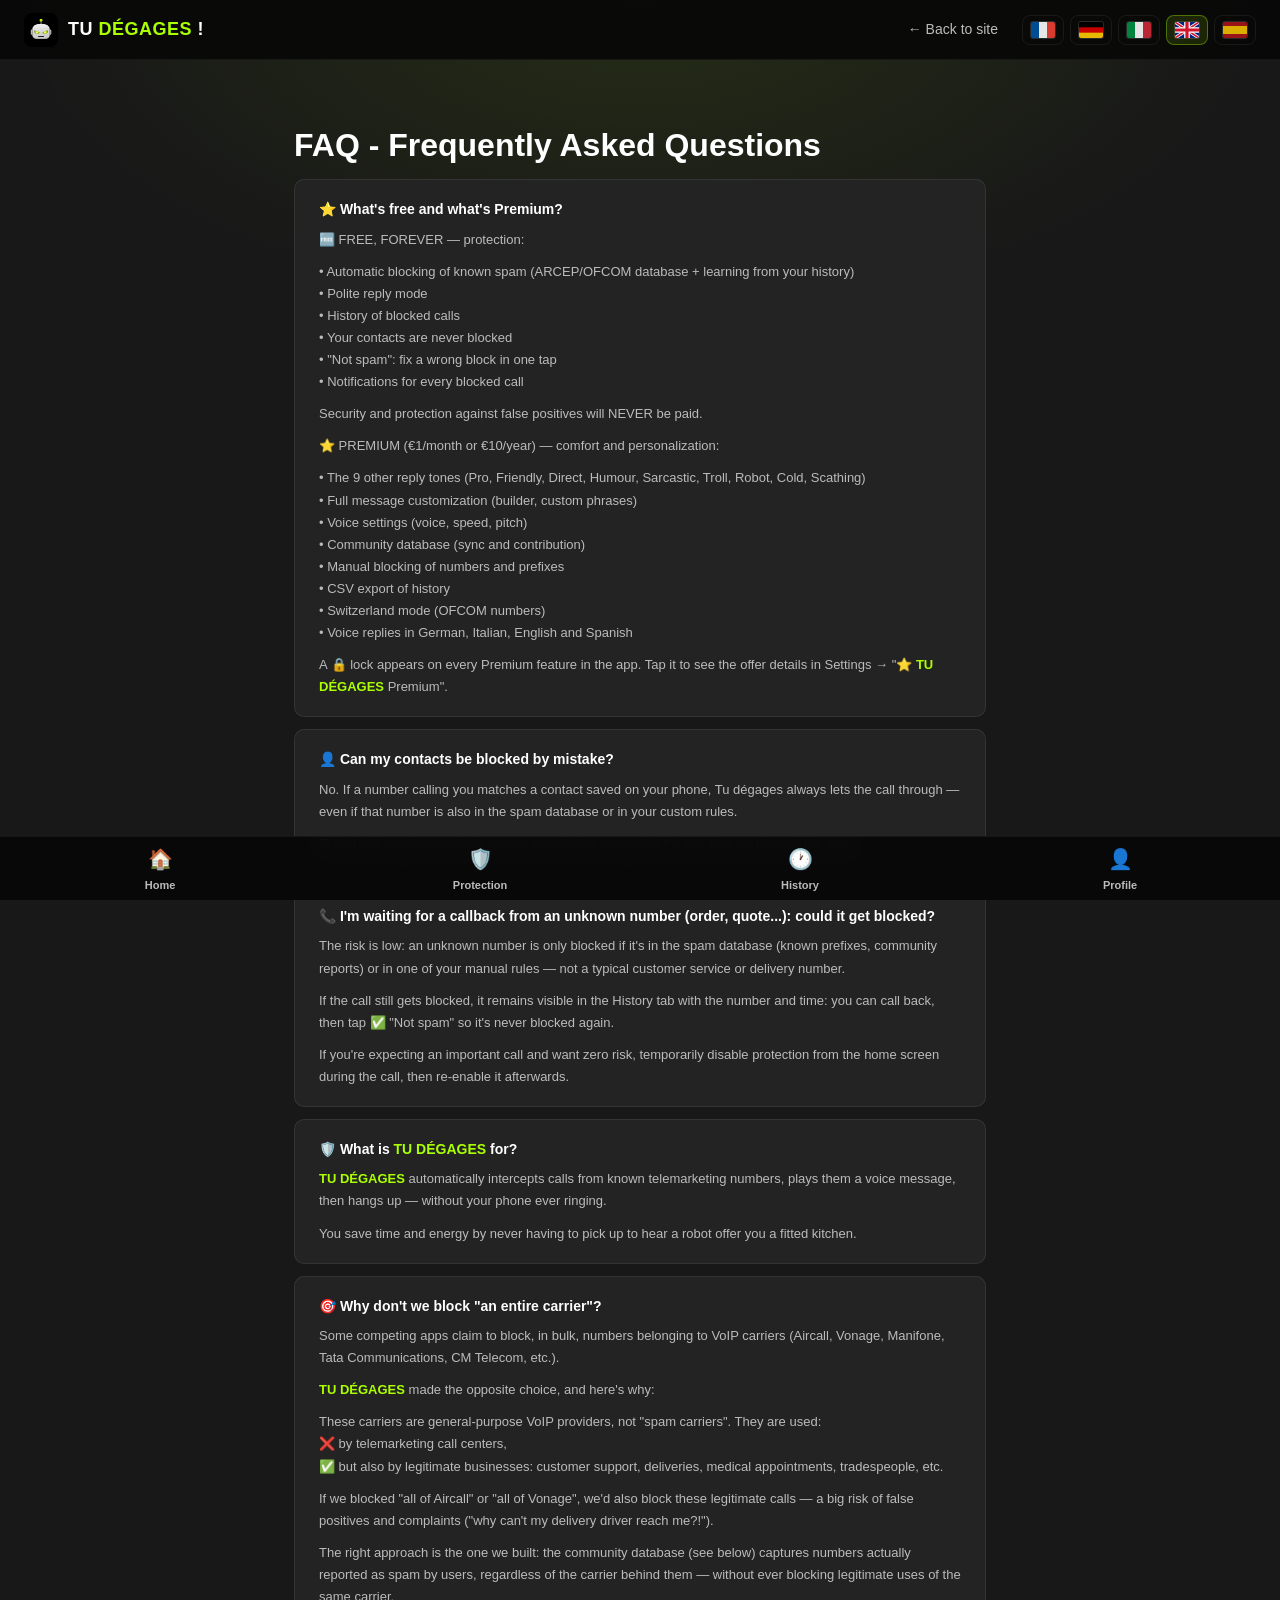
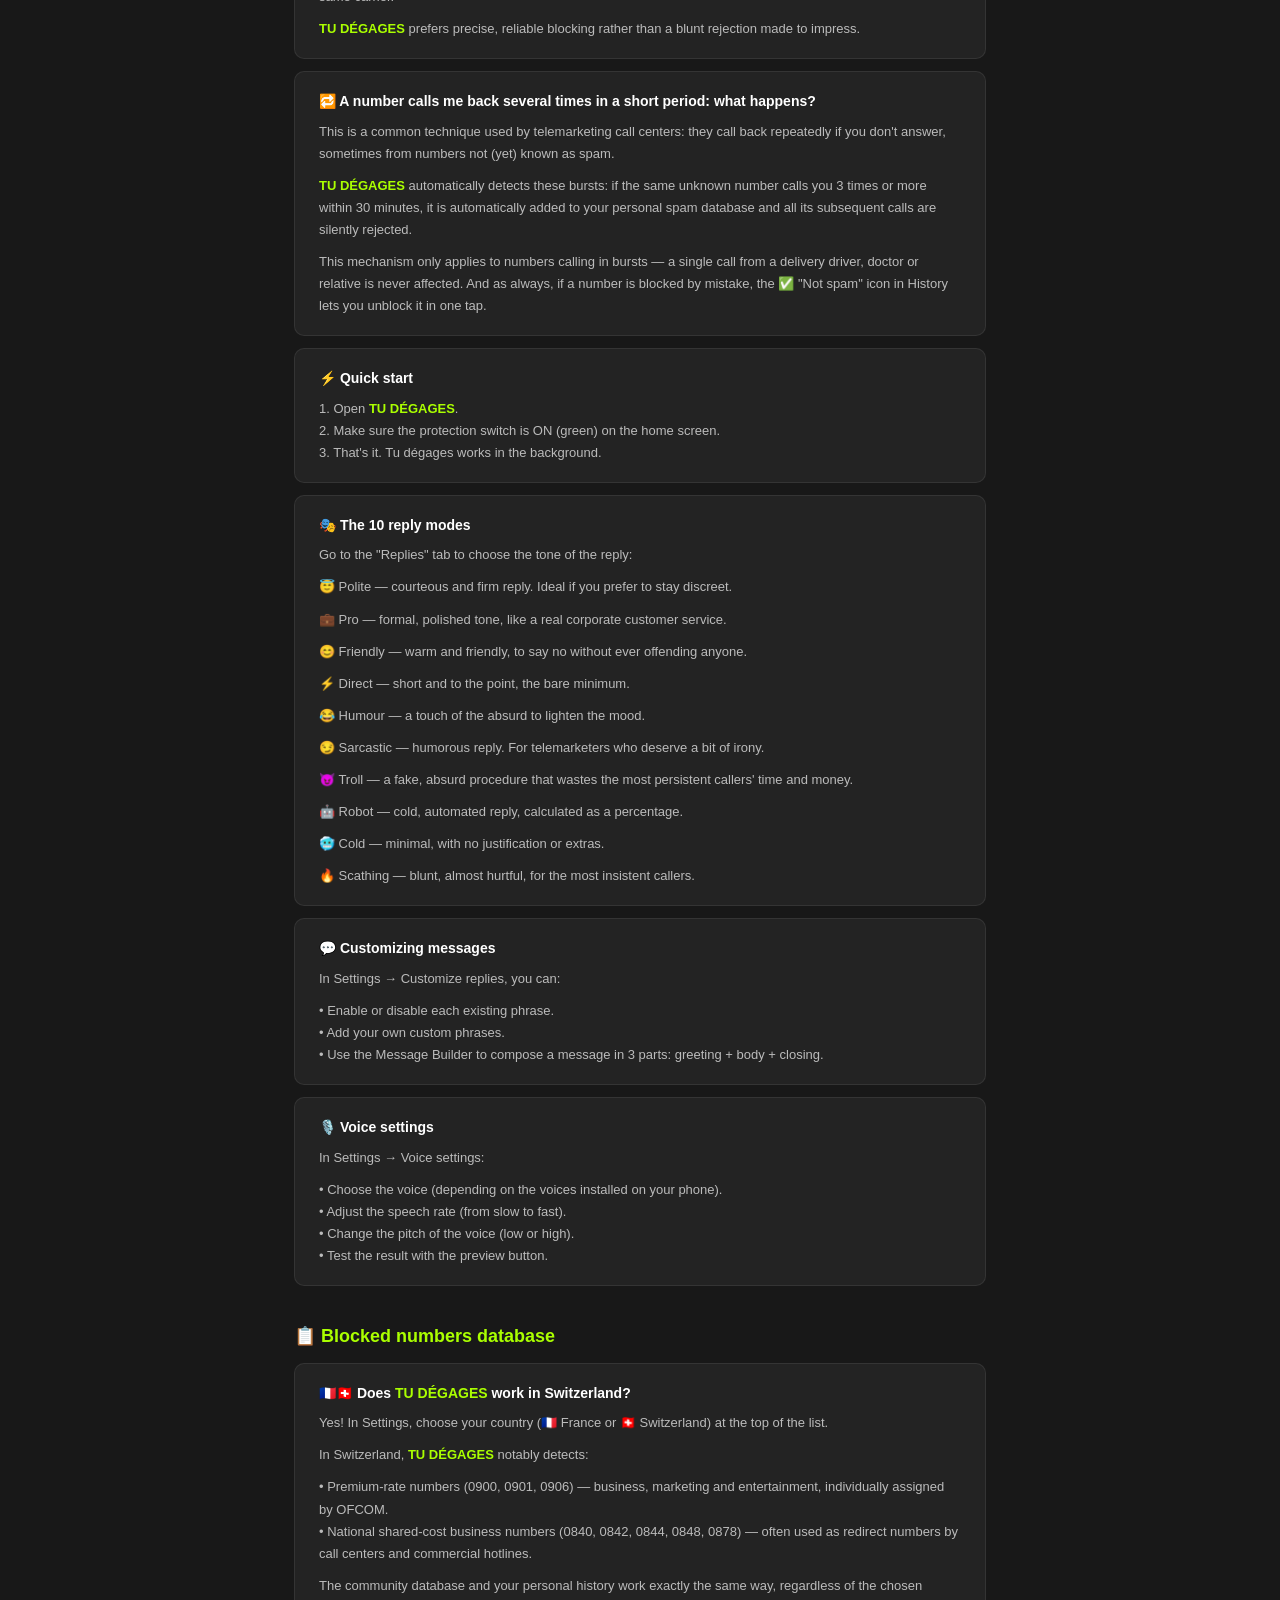
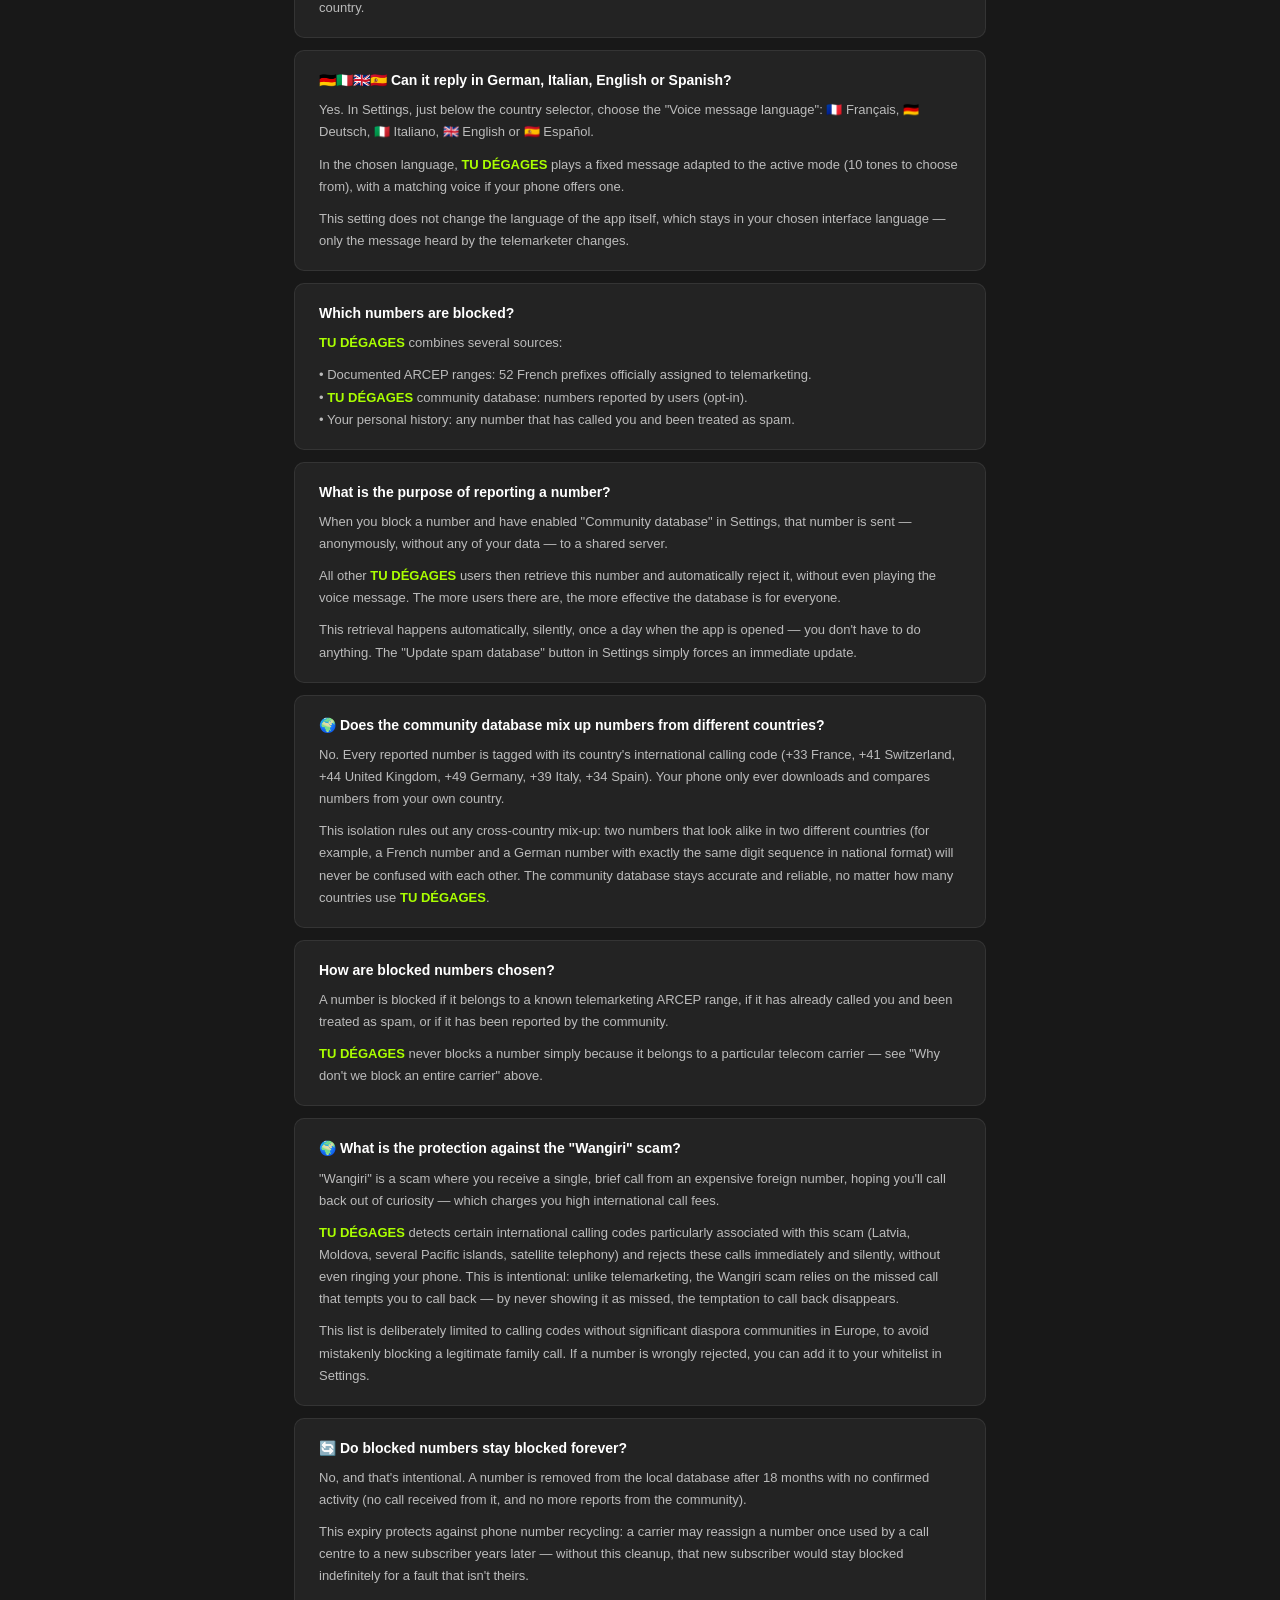
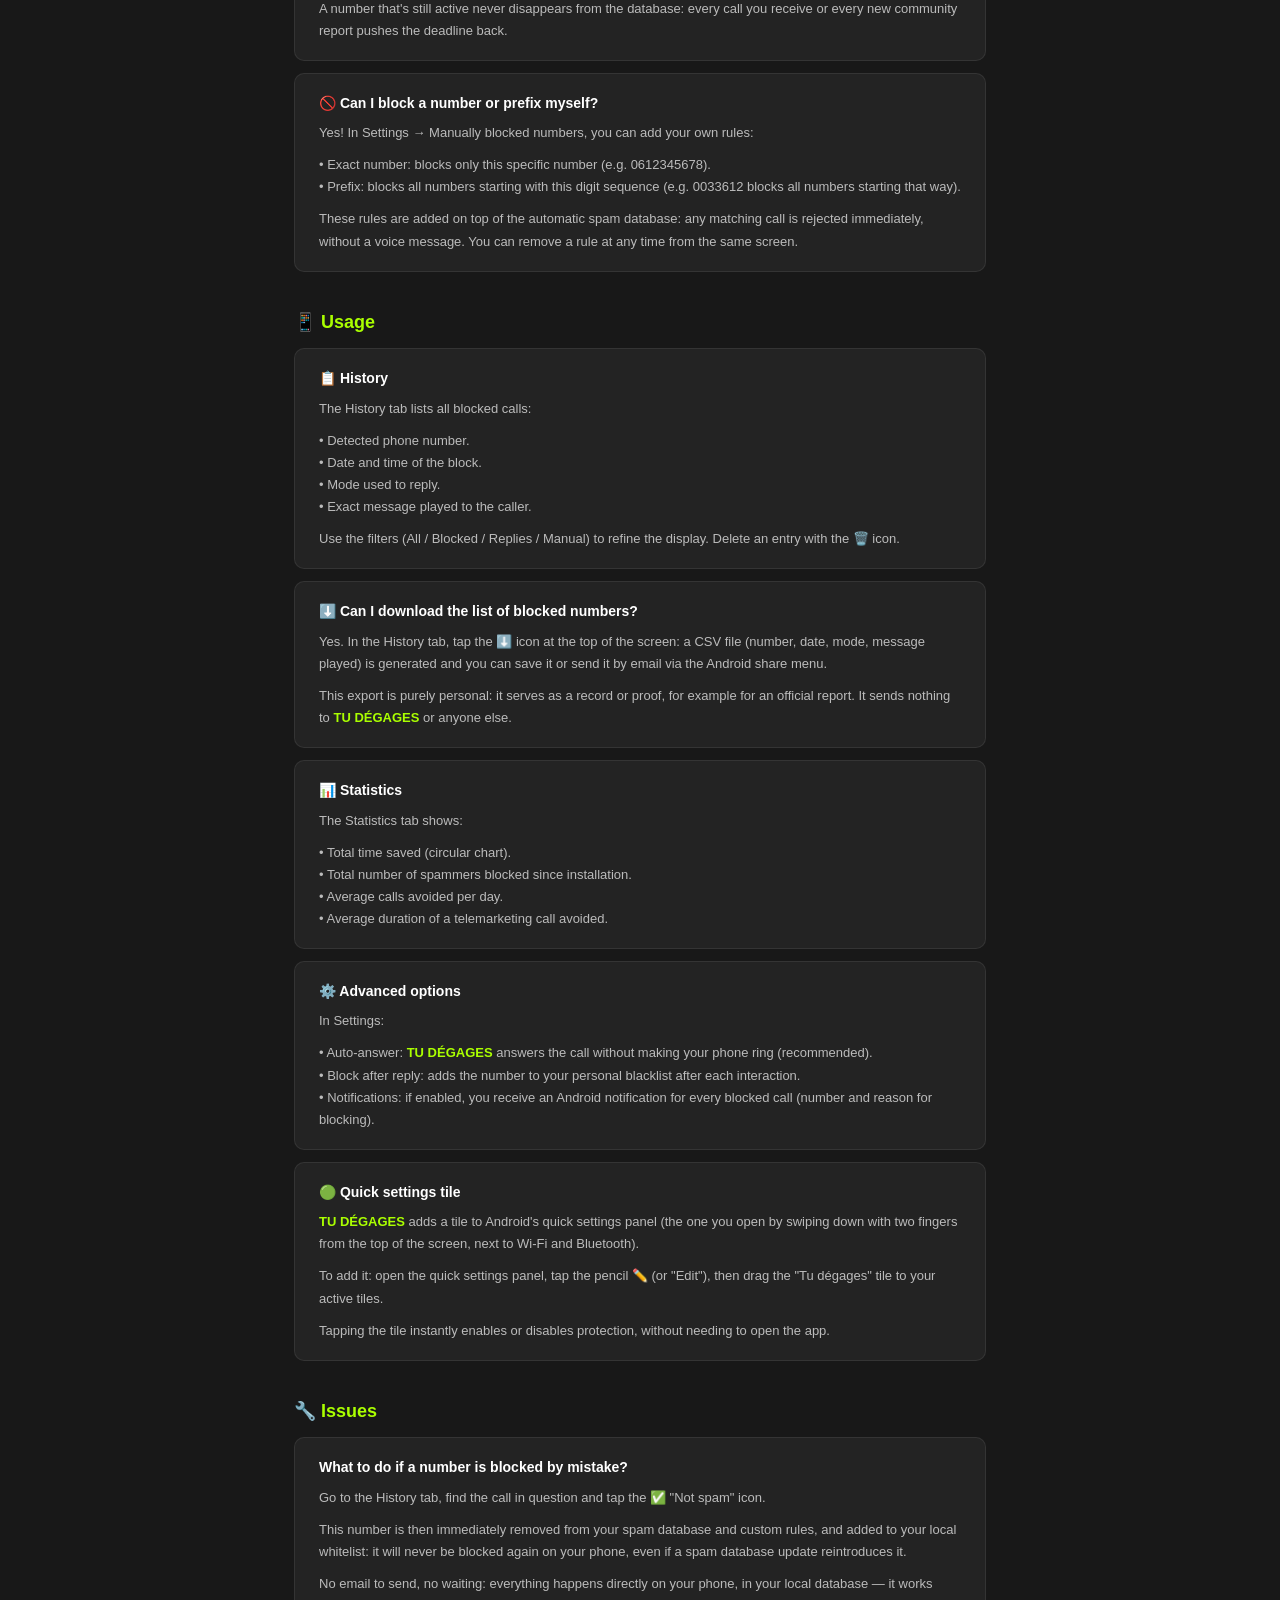
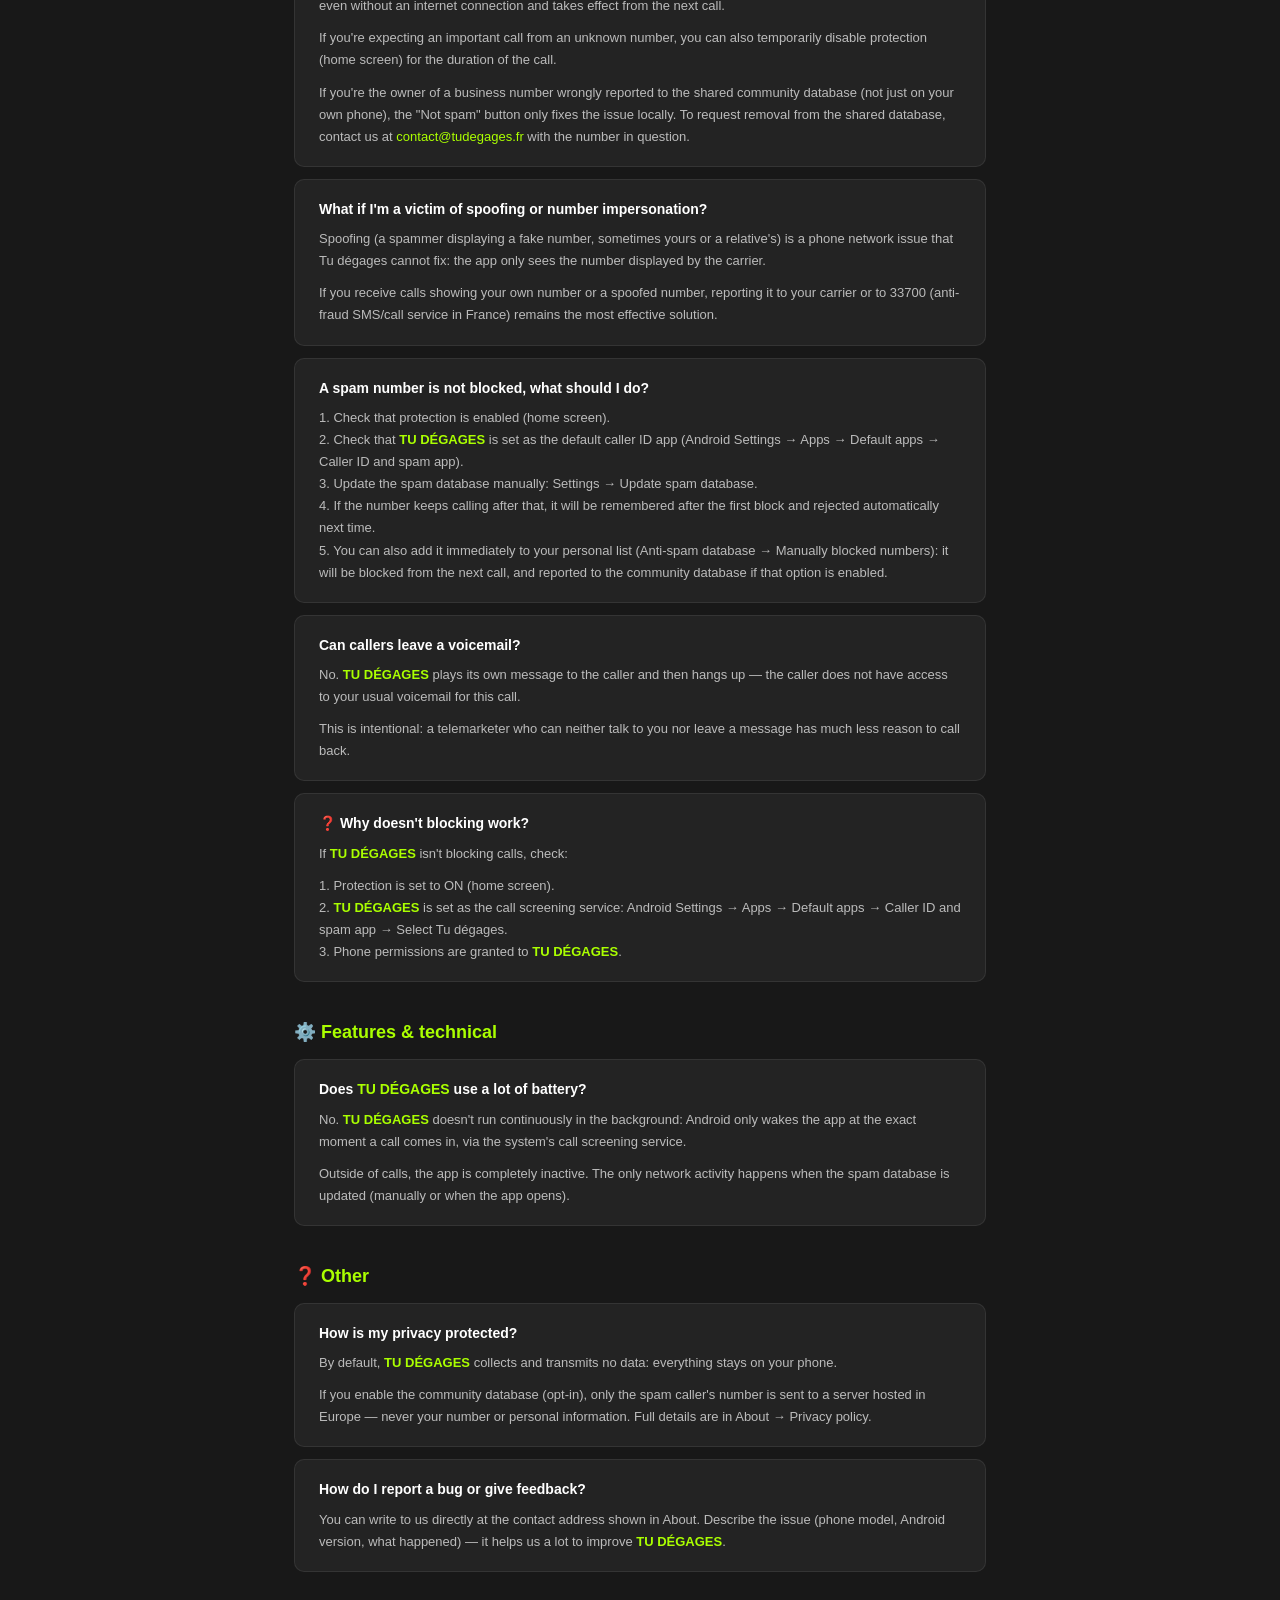
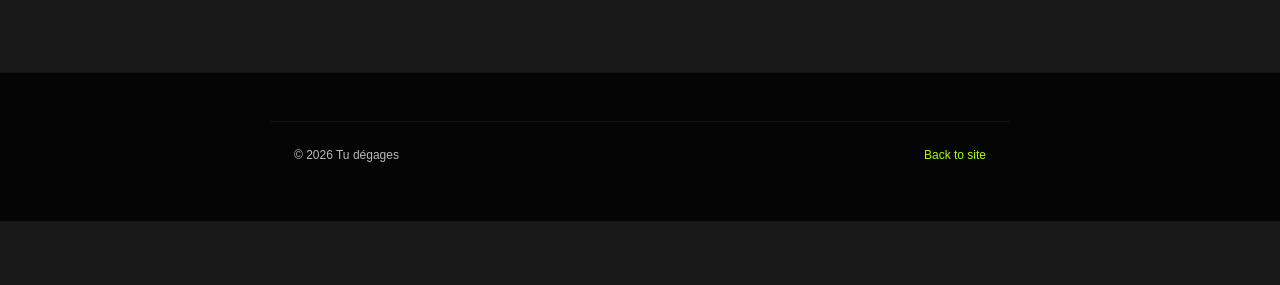
<file: docs/en/faq.html>
<!DOCTYPE html>
<html lang="en">
<head>
  <meta charset="UTF-8">
  <meta name="viewport" content="width=device-width, initial-scale=1.0">
  <title>FAQ - Frequently Asked Questions — Tu dégages</title>
  <link rel="stylesheet" href="../css/style.css?v=11">
  <link rel="icon" href="data:image/svg+xml,<svg xmlns='http://www.w3.org/2000/svg' viewBox='0 0 100 100'><text y='.9em' font-size='90'>🤖</text></svg>">
  <link rel="alternate" hreflang="fr" href="https://tudegages.fr/faq.html">
  <link rel="alternate" hreflang="de" href="https://tudegages.fr/de/faq.html">
  <link rel="alternate" hreflang="it" href="https://tudegages.fr/it/faq.html">
  <link rel="alternate" hreflang="en" href="https://tudegages.fr/en/faq.html">
  <link rel="alternate" hreflang="es" href="https://tudegages.fr/es/faq.html">
  <link rel="alternate" hreflang="x-default" href="https://tudegages.fr/faq.html">
  <style>
    .privacy-content { max-width: 740px; margin: 0 auto; padding: 60px 24px 100px; }
    .privacy-content h1 { font-size: 32px; font-weight: 900; margin-bottom: 8px; }
    .privacy-content .updated { color: var(--text-secondary); font-size: 13px; margin-bottom: 48px; }
    .privacy-content h2 { font-size: 18px; font-weight: 700; margin: 36px 0 12px; color: var(--green); }
    .privacy-content .faq-grid { margin-bottom: 0; }
    .privacy-content .faq-card p { margin-bottom: 10px; }
    .privacy-content .faq-card p:last-child { margin-bottom: 0; }
  </style>
</head>
<body>

<nav>
  <a href="index.html" class="nav-logo">
    <img src="../img/robot.png" alt="" class="logo-icon">
    <span class="nav-logo-text">TU <span style="color:var(--green)">DÉGAGES</span> !</span>
  </a>
  <div class="nav-links">
    <a href="index.html">← Back to site</a>
  </div>
  <div class="nav-lang">
    <a href="/faq.html" lang="fr" hreflang="fr" title="Français"><img src="../img/flag-fr.svg" class="flag-icon" alt="FR"></a>
    <a href="/de/faq.html" lang="de" hreflang="de" title="Deutsch"><img src="../img/flag-de.svg" class="flag-icon" alt="DE"></a>
    <a href="/it/faq.html" lang="it" hreflang="it" title="Italiano"><img src="../img/flag-it.svg" class="flag-icon" alt="IT"></a>
    <a href="/en/faq.html" class="active" lang="en" hreflang="en" title="English"><img src="../img/flag-gb.svg" class="flag-icon" alt="GB"></a>
    <a href="/es/faq.html" lang="es" hreflang="es" title="Español"><img src="../img/flag-es.svg" class="flag-icon" alt="ES"></a>
  </div>
</nav>

<div class="privacy-content">
  <h1>FAQ - Frequently Asked Questions</h1>

  <div class="faq-grid">
    <div class="faq-card reveal">
      <h4>⭐ What's free and what's Premium?</h4>
      <p>🆓 FREE, FOREVER — protection:</p>
        <p>• Automatic blocking of known spam (ARCEP/OFCOM database + learning from your history)<br>• Polite reply mode<br>• History of blocked calls<br>• Your contacts are never blocked<br>• "Not spam": fix a wrong block in one tap<br>• Notifications for every blocked call</p>
        <p>Security and protection against false positives will NEVER be paid.</p>
        <p>⭐ PREMIUM (€1/month or €10/year) — comfort and personalization:</p>
        <p>• The 9 other reply tones (Pro, Friendly, Direct, Humour, Sarcastic, Troll, Robot, Cold, Scathing)<br>• Full message customization (builder, custom phrases)<br>• Voice settings (voice, speed, pitch)<br>• Community database (sync and contribution)<br>• Manual blocking of numbers and prefixes<br>• CSV export of history<br>• Switzerland mode (OFCOM numbers)<br>• Voice replies in German, Italian, English and Spanish</p>
        <p>A 🔒 lock appears on every Premium feature in the app. Tap it to see the offer details in Settings → "⭐ <span class="brand">Tu dégages</span> Premium".</p>
    </div>
    <div class="faq-card reveal">
      <h4>👤 Can my contacts be blocked by mistake?</h4>
      <p>No. If a number calling you matches a contact saved on your phone, Tu dégages always lets the call through — even if that number is also in the spam database or in your custom rules.</p>
        <p>This check requires contacts access permission, requested the first time you launch the app.</p>
    </div>
    <div class="faq-card reveal">
      <h4>📞 I'm waiting for a callback from an unknown number (order, quote...): could it get blocked?</h4>
      <p>The risk is low: an unknown number is only blocked if it's in the spam database (known prefixes, community reports) or in one of your manual rules — not a typical customer service or delivery number.</p>
        <p>If the call still gets blocked, it remains visible in the History tab with the number and time: you can call back, then tap ✅ "Not spam" so it's never blocked again.</p>
        <p>If you're expecting an important call and want zero risk, temporarily disable protection from the home screen during the call, then re-enable it afterwards.</p>
    </div>
    <div class="faq-card reveal">
      <h4>🛡️ What is <span class="brand">Tu dégages</span> for?</h4>
      <p><span class="brand">Tu dégages</span> automatically intercepts calls from known telemarketing numbers, plays them a voice message, then hangs up — without your phone ever ringing.</p>
        <p>You save time and energy by never having to pick up to hear a robot offer you a fitted kitchen.</p>
    </div>
    <div class="faq-card reveal">
      <h4>🎯 Why don't we block "an entire carrier"?</h4>
      <p>Some competing apps claim to block, in bulk, numbers belonging to VoIP carriers (Aircall, Vonage, Manifone, Tata Communications, CM Telecom, etc.).</p>
        <p><span class="brand">Tu dégages</span> made the opposite choice, and here's why:</p>
        <p>These carriers are general-purpose VoIP providers, not "spam carriers". They are used:<br>❌ by telemarketing call centers,<br>✅ but also by legitimate businesses: customer support, deliveries, medical appointments, tradespeople, etc.</p>
        <p>If we blocked "all of Aircall" or "all of Vonage", we'd also block these legitimate calls — a big risk of false positives and complaints ("why can't my delivery driver reach me?!").</p>
        <p>The right approach is the one we built: the community database (see below) captures numbers actually reported as spam by users, regardless of the carrier behind them — without ever blocking legitimate uses of the same carrier.</p>
        <p><span class="brand">Tu dégages</span> prefers precise, reliable blocking rather than a blunt rejection made to impress.</p>
    </div>
    <div class="faq-card reveal">
      <h4>🔁 A number calls me back several times in a short period: what happens?</h4>
      <p>This is a common technique used by telemarketing call centers: they call back repeatedly if you don't answer, sometimes from numbers not (yet) known as spam.</p>
        <p><span class="brand">Tu dégages</span> automatically detects these bursts: if the same unknown number calls you 3 times or more within 30 minutes, it is automatically added to your personal spam database and all its subsequent calls are silently rejected.</p>
        <p>This mechanism only applies to numbers calling in bursts — a single call from a delivery driver, doctor or relative is never affected. And as always, if a number is blocked by mistake, the ✅ "Not spam" icon in History lets you unblock it in one tap.</p>
    </div>
    <div class="faq-card reveal">
      <h4>⚡ Quick start</h4>
      <p>1. Open <span class="brand">Tu dégages</span>.<br>2. Make sure the protection switch is ON (green) on the home screen.<br>3. That's it. Tu dégages works in the background.</p>
    </div>
    <div class="faq-card reveal">
      <h4>🎭 The 10 reply modes</h4>
      <p>Go to the "Replies" tab to choose the tone of the reply:</p>
        <p>😇 Polite — courteous and firm reply. Ideal if you prefer to stay discreet.</p>
        <p>💼 Pro — formal, polished tone, like a real corporate customer service.</p>
        <p>😊 Friendly — warm and friendly, to say no without ever offending anyone.</p>
        <p>⚡ Direct — short and to the point, the bare minimum.</p>
        <p>😂 Humour — a touch of the absurd to lighten the mood.</p>
        <p>😏 Sarcastic — humorous reply. For telemarketers who deserve a bit of irony.</p>
        <p>😈 Troll — a fake, absurd procedure that wastes the most persistent callers' time and money.</p>
        <p>🤖 Robot — cold, automated reply, calculated as a percentage.</p>
        <p>🥶 Cold — minimal, with no justification or extras.</p>
        <p>🔥 Scathing — blunt, almost hurtful, for the most insistent callers.</p>
    </div>
    <div class="faq-card reveal">
      <h4>💬 Customizing messages</h4>
      <p>In Settings → Customize replies, you can:</p>
        <p>• Enable or disable each existing phrase.<br>• Add your own custom phrases.<br>• Use the Message Builder to compose a message in 3 parts: greeting + body + closing.</p>
    </div>
    <div class="faq-card reveal">
      <h4>🎙️ Voice settings</h4>
      <p>In Settings → Voice settings:</p>
        <p>• Choose the voice (depending on the voices installed on your phone).<br>• Adjust the speech rate (from slow to fast).<br>• Change the pitch of the voice (low or high).<br>• Test the result with the preview button.</p>
    </div>
  </div>

  <h2>📋 Blocked numbers database</h2>
  <div class="faq-grid">
    <div class="faq-card reveal">
      <h4>🇫🇷🇨🇭 Does <span class="brand">Tu dégages</span> work in Switzerland?</h4>
      <p>Yes! In Settings, choose your country (🇫🇷 France or 🇨🇭 Switzerland) at the top of the list.</p>
        <p>In Switzerland, <span class="brand">Tu dégages</span> notably detects:</p>
        <p>• Premium-rate numbers (0900, 0901, 0906) — business, marketing and entertainment, individually assigned by OFCOM.<br>• National shared-cost business numbers (0840, 0842, 0844, 0848, 0878) — often used as redirect numbers by call centers and commercial hotlines.</p>
        <p>The community database and your personal history work exactly the same way, regardless of the chosen country.</p>
    </div>
    <div class="faq-card reveal">
      <h4>🇩🇪🇮🇹🇬🇧🇪🇸 Can it reply in German, Italian, English or Spanish?</h4>
      <p>Yes. In Settings, just below the country selector, choose the "Voice message language": 🇫🇷 Français, 🇩🇪 Deutsch, 🇮🇹 Italiano, 🇬🇧 English or 🇪🇸 Español.</p>
        <p>In the chosen language, <span class="brand">Tu dégages</span> plays a fixed message adapted to the active mode (10 tones to choose from), with a matching voice if your phone offers one.</p>
        <p>This setting does not change the language of the app itself, which stays in your chosen interface language — only the message heard by the telemarketer changes.</p>
    </div>
    <div class="faq-card reveal">
      <h4>Which numbers are blocked?</h4>
      <p><span class="brand">Tu dégages</span> combines several sources:</p>
        <p>• Documented ARCEP ranges: 52 French prefixes officially assigned to telemarketing.<br>• <span class="brand">Tu dégages</span> community database: numbers reported by users (opt-in).<br>• Your personal history: any number that has called you and been treated as spam.</p>
    </div>
    <div class="faq-card reveal">
      <h4>What is the purpose of reporting a number?</h4>
      <p>When you block a number and have enabled "Community database" in Settings, that number is sent — anonymously, without any of your data — to a shared server.</p>
        <p>All other <span class="brand">Tu dégages</span> users then retrieve this number and automatically reject it, without even playing the voice message. The more users there are, the more effective the database is for everyone.</p>
        <p>This retrieval happens automatically, silently, once a day when the app is opened — you don't have to do anything. The "Update spam database" button in Settings simply forces an immediate update.</p>
    </div>
    <div class="faq-card reveal">
      <h4>🌍 Does the community database mix up numbers from different countries?</h4>
      <p>No. Every reported number is tagged with its country's international calling code (+33 France, +41 Switzerland, +44 United Kingdom, +49 Germany, +39 Italy, +34 Spain). Your phone only ever downloads and compares numbers from your own country.</p>
        <p>This isolation rules out any cross-country mix-up: two numbers that look alike in two different countries (for example, a French number and a German number with exactly the same digit sequence in national format) will never be confused with each other. The community database stays accurate and reliable, no matter how many countries use <span class="brand">Tu dégages</span>.</p>
    </div>
    <div class="faq-card reveal">
      <h4>How are blocked numbers chosen?</h4>
      <p>A number is blocked if it belongs to a known telemarketing ARCEP range, if it has already called you and been treated as spam, or if it has been reported by the community.</p>
        <p><span class="brand">Tu dégages</span> never blocks a number simply because it belongs to a particular telecom carrier — see "Why don't we block an entire carrier" above.</p>
    </div>
    <div class="faq-card reveal">
      <h4>🌍 What is the protection against the "Wangiri" scam?</h4>
      <p>"Wangiri" is a scam where you receive a single, brief call from an expensive foreign number, hoping you'll call back out of curiosity — which charges you high international call fees.</p>
        <p><span class="brand">Tu dégages</span> detects certain international calling codes particularly associated with this scam (Latvia, Moldova, several Pacific islands, satellite telephony) and rejects these calls immediately and silently, without even ringing your phone. This is intentional: unlike telemarketing, the Wangiri scam relies on the missed call that tempts you to call back — by never showing it as missed, the temptation to call back disappears.</p>
        <p>This list is deliberately limited to calling codes without significant diaspora communities in Europe, to avoid mistakenly blocking a legitimate family call. If a number is wrongly rejected, you can add it to your whitelist in Settings.</p>
    </div>
    <div class="faq-card reveal">
      <h4>🔄 Do blocked numbers stay blocked forever?</h4>
      <p>No, and that's intentional. A number is removed from the local database after 18 months with no confirmed activity (no call received from it, and no more reports from the community).</p>
        <p>This expiry protects against phone number recycling: a carrier may reassign a number once used by a call centre to a new subscriber years later — without this cleanup, that new subscriber would stay blocked indefinitely for a fault that isn't theirs.</p>
        <p>A number that's still active never disappears from the database: every call you receive or every new community report pushes the deadline back.</p>
    </div>
    <div class="faq-card reveal">
      <h4>🚫 Can I block a number or prefix myself?</h4>
      <p>Yes! In Settings → Manually blocked numbers, you can add your own rules:</p>
        <p>• Exact number: blocks only this specific number (e.g. 0612345678).<br>• Prefix: blocks all numbers starting with this digit sequence (e.g. 0033612 blocks all numbers starting that way).</p>
        <p>These rules are added on top of the automatic spam database: any matching call is rejected immediately, without a voice message. You can remove a rule at any time from the same screen.</p>
    </div>
  </div>

  <h2>📱 Usage</h2>
  <div class="faq-grid">
    <div class="faq-card reveal">
      <h4>📋 History</h4>
      <p>The History tab lists all blocked calls:</p>
        <p>• Detected phone number.<br>• Date and time of the block.<br>• Mode used to reply.<br>• Exact message played to the caller.</p>
        <p>Use the filters (All / Blocked / Replies / Manual) to refine the display. Delete an entry with the 🗑️ icon.</p>
    </div>
    <div class="faq-card reveal">
      <h4>⬇️ Can I download the list of blocked numbers?</h4>
      <p>Yes. In the History tab, tap the ⬇️ icon at the top of the screen: a CSV file (number, date, mode, message played) is generated and you can save it or send it by email via the Android share menu.</p>
        <p>This export is purely personal: it serves as a record or proof, for example for an official report. It sends nothing to <span class="brand">Tu dégages</span> or anyone else.</p>
    </div>
    <div class="faq-card reveal">
      <h4>📊 Statistics</h4>
      <p>The Statistics tab shows:</p>
        <p>• Total time saved (circular chart).<br>• Total number of spammers blocked since installation.<br>• Average calls avoided per day.<br>• Average duration of a telemarketing call avoided.</p>
    </div>
    <div class="faq-card reveal">
      <h4>⚙️ Advanced options</h4>
      <p>In Settings:</p>
        <p>• Auto-answer: <span class="brand">Tu dégages</span> answers the call without making your phone ring (recommended).<br>• Block after reply: adds the number to your personal blacklist after each interaction.<br>• Notifications: if enabled, you receive an Android notification for every blocked call (number and reason for blocking).</p>
    </div>
    <div class="faq-card reveal">
      <h4>🟢 Quick settings tile</h4>
      <p><span class="brand">Tu dégages</span> adds a tile to Android's quick settings panel (the one you open by swiping down with two fingers from the top of the screen, next to Wi-Fi and Bluetooth).</p>
        <p>To add it: open the quick settings panel, tap the pencil ✏️ (or "Edit"), then drag the "Tu dégages" tile to your active tiles.</p>
        <p>Tapping the tile instantly enables or disables protection, without needing to open the app.</p>
    </div>
  </div>

  <h2>🔧 Issues</h2>
  <div class="faq-grid">
    <div class="faq-card reveal">
      <h4>What to do if a number is blocked by mistake?</h4>
      <p>Go to the History tab, find the call in question and tap the ✅ "Not spam" icon.</p>
        <p>This number is then immediately removed from your spam database and custom rules, and added to your local whitelist: it will never be blocked again on your phone, even if a spam database update reintroduces it.</p>
        <p>No email to send, no waiting: everything happens directly on your phone, in your local database — it works even without an internet connection and takes effect from the next call.</p>
        <p>If you're expecting an important call from an unknown number, you can also temporarily disable protection (home screen) for the duration of the call.</p>
        <p>If you're the owner of a business number wrongly reported to the shared community database (not just on your own phone), the "Not spam" button only fixes the issue locally. To request removal from the shared database, contact us at <a href="mailto:contact@tudegages.fr">contact@tudegages.fr</a> with the number in question.</p>
    </div>
    <div class="faq-card reveal">
      <h4>What if I'm a victim of spoofing or number impersonation?</h4>
      <p>Spoofing (a spammer displaying a fake number, sometimes yours or a relative's) is a phone network issue that Tu dégages cannot fix: the app only sees the number displayed by the carrier.</p>
        <p>If you receive calls showing your own number or a spoofed number, reporting it to your carrier or to 33700 (anti-fraud SMS/call service in France) remains the most effective solution.</p>
    </div>
    <div class="faq-card reveal">
      <h4>A spam number is not blocked, what should I do?</h4>
      <p>1. Check that protection is enabled (home screen).<br>2. Check that <span class="brand">Tu dégages</span> is set as the default caller ID app (Android Settings → Apps → Default apps → Caller ID and spam app).<br>3. Update the spam database manually: Settings → Update spam database.<br>4. If the number keeps calling after that, it will be remembered after the first block and rejected automatically next time.<br>5. You can also add it immediately to your personal list (Anti-spam database → Manually blocked numbers): it will be blocked from the next call, and reported to the community database if that option is enabled.</p>
    </div>
    <div class="faq-card reveal">
      <h4>Can callers leave a voicemail?</h4>
      <p>No. <span class="brand">Tu dégages</span> plays its own message to the caller and then hangs up — the caller does not have access to your usual voicemail for this call.</p>
        <p>This is intentional: a telemarketer who can neither talk to you nor leave a message has much less reason to call back.</p>
    </div>
    <div class="faq-card reveal">
      <h4>❓ Why doesn't blocking work?</h4>
      <p>If <span class="brand">Tu dégages</span> isn't blocking calls, check:</p>
        <p>1. Protection is set to ON (home screen).<br>2. <span class="brand">Tu dégages</span> is set as the call screening service: Android Settings → Apps → Default apps → Caller ID and spam app → Select Tu dégages.<br>3. Phone permissions are granted to <span class="brand">Tu dégages</span>.</p>
    </div>
  </div>

  <h2>⚙️ Features &amp; technical</h2>
  <div class="faq-grid">
    <div class="faq-card reveal">
      <h4>Does <span class="brand">Tu dégages</span> use a lot of battery?</h4>
      <p>No. <span class="brand">Tu dégages</span> doesn't run continuously in the background: Android only wakes the app at the exact moment a call comes in, via the system's call screening service.</p>
        <p>Outside of calls, the app is completely inactive. The only network activity happens when the spam database is updated (manually or when the app opens).</p>
    </div>
  </div>

  <h2>❓ Other</h2>
  <div class="faq-grid">
    <div class="faq-card reveal">
      <h4>How is my privacy protected?</h4>
      <p>By default, <span class="brand">Tu dégages</span> collects and transmits no data: everything stays on your phone.</p>
        <p>If you enable the community database (opt-in), only the spam caller's number is sent to a server hosted in Europe — never your number or personal information. Full details are in About → Privacy policy.</p>
    </div>
    <div class="faq-card reveal">
      <h4>How do I report a bug or give feedback?</h4>
      <p>You can write to us directly at the contact address shown in About. Describe the issue (phone model, Android version, what happened) — it helps us a lot to improve <span class="brand">Tu dégages</span>.</p>
    </div>
  </div>
</div>

<footer>
  <div class="footer-bottom" style="max-width:740px;margin:0 auto;border-top:1px solid rgba(255,255,255,0.06);padding:24px 24px;">
    <p>© 2026 Tu dégages</p>
    <p><a href="index.html">Back to site</a></p>
  </div>
</footer>

<!-- ── BARRE DE NAVIGATION FIXE ────────────────────────────────────────── -->
<nav class="app-bottom-nav">
  <a href="index.html" class="app-nav-item">
    <span class="app-nav-icon">🏠</span>
    <span>Home</span>
  </a>
  <a href="index.html#modes" class="app-nav-item">
    <span class="app-nav-icon">🛡️</span>
    <span>Protection</span>
  </a>
  <a href="index.html#base-spam" class="app-nav-item">
    <span class="app-nav-icon">🕐</span>
    <span>History</span>
  </a>
  <a href="index.html#communaute" class="app-nav-item">
    <span class="app-nav-icon">👤</span>
    <span>Profile</span>
  </a>
</nav>

<script>
const revealEls = document.querySelectorAll('.reveal');
if ('IntersectionObserver' in window) {
  const revealObserver = new IntersectionObserver((entries, observer) => {
    entries.forEach(entry => {
      if (entry.isIntersecting) {
        entry.target.classList.add('visible');
        observer.unobserve(entry.target);
      }
    });
  }, { threshold: 0.15 });
  revealEls.forEach(el => revealObserver.observe(el));
} else {
  revealEls.forEach(el => el.classList.add('visible'));
}
</script>
</body>
</html>
</file>
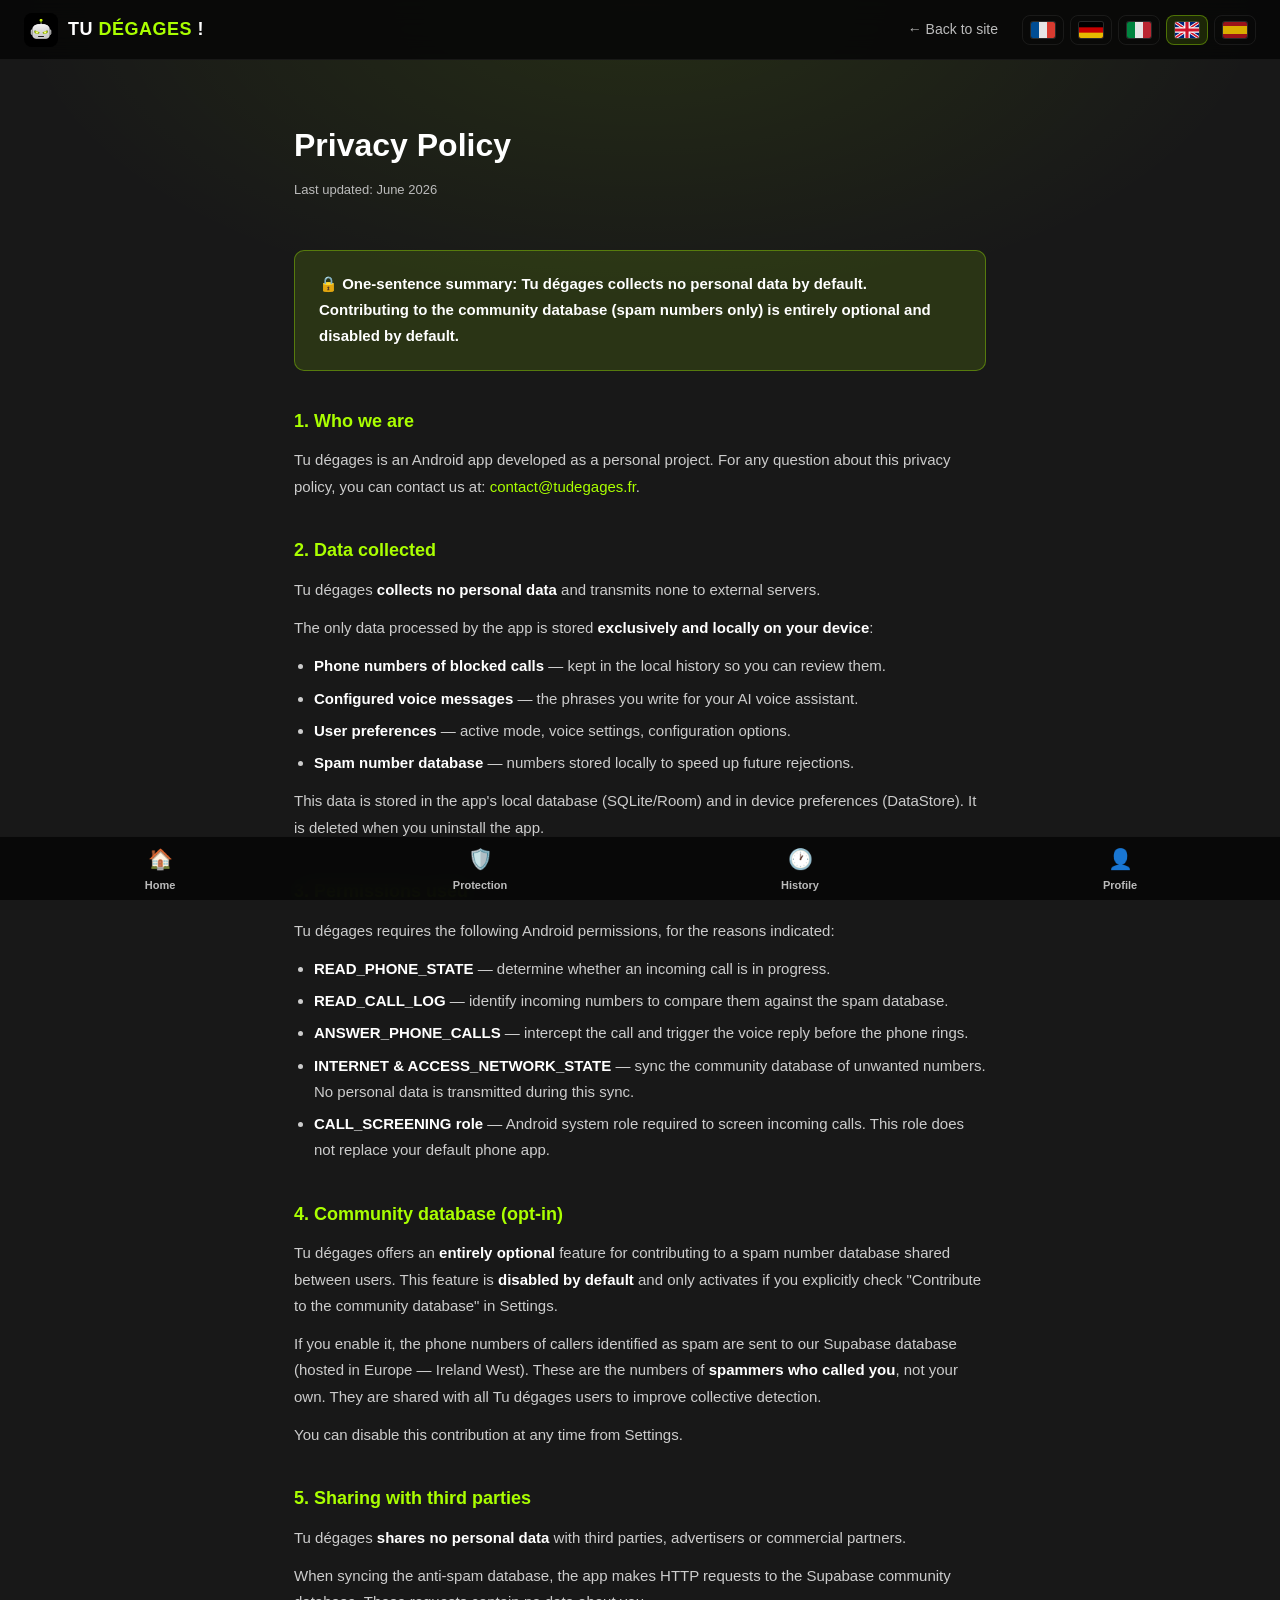
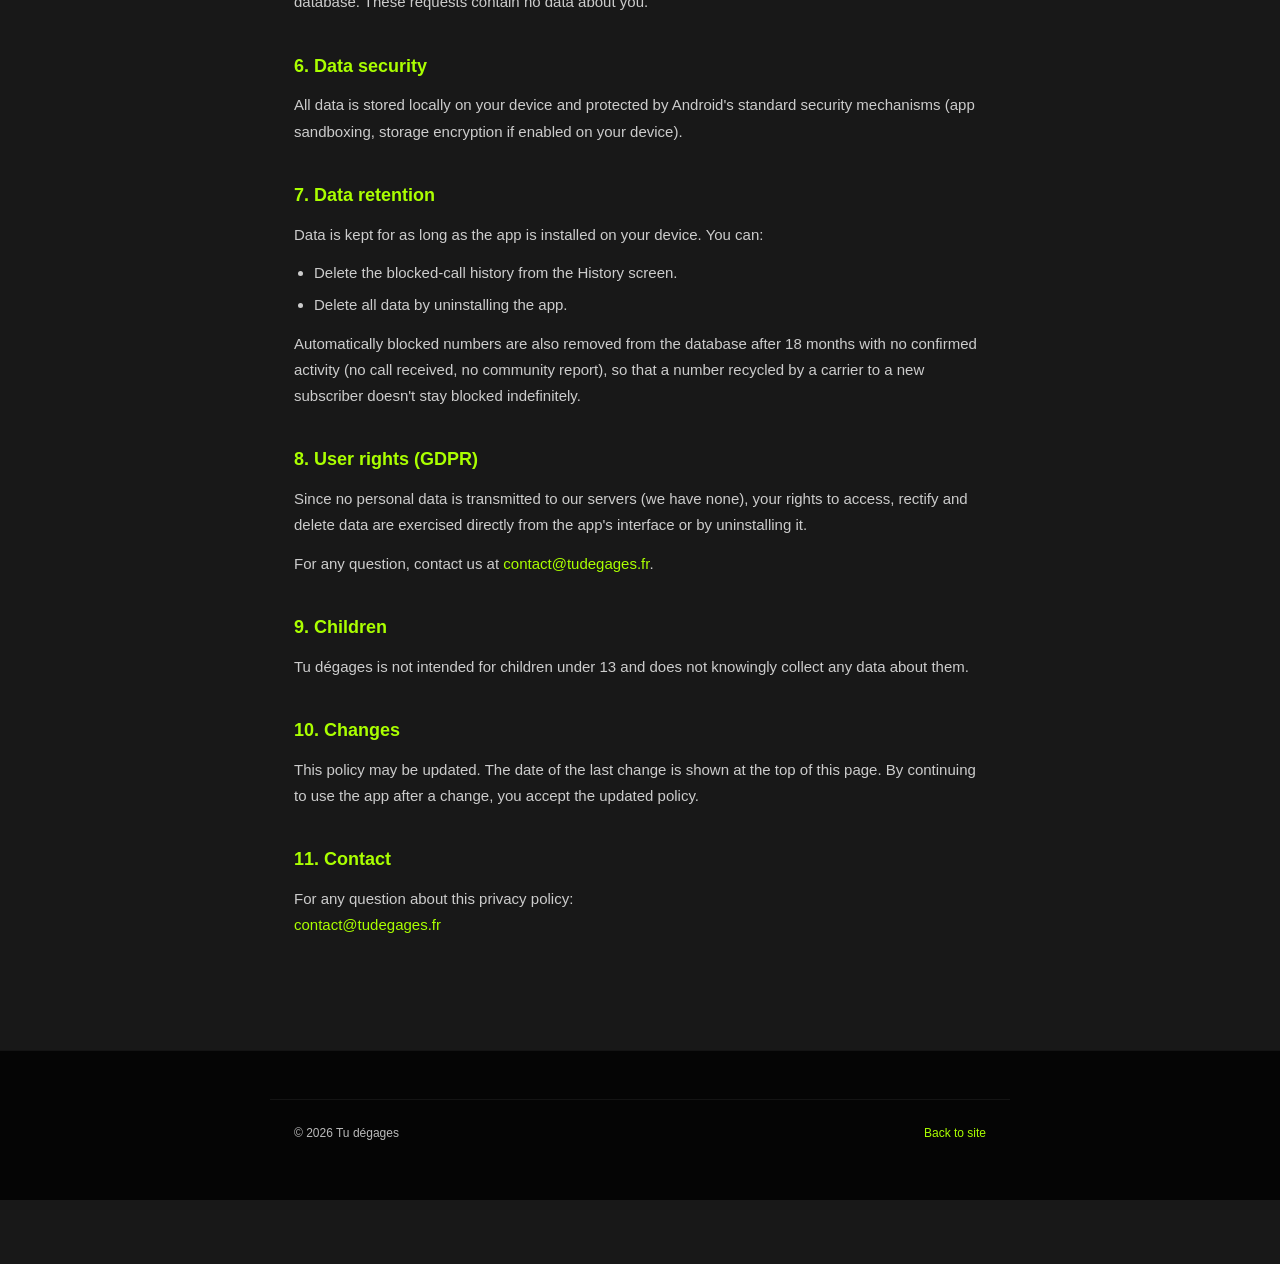
<file: docs/en/privacy.html>
<!DOCTYPE html>
<html lang="en">
<head>
  <meta charset="UTF-8">
  <meta name="viewport" content="width=device-width, initial-scale=1.0">
  <title>Privacy Policy — Tu dégages</title>
  <link rel="stylesheet" href="../css/style.css?v=11">
  <link rel="icon" href="data:image/svg+xml,<svg xmlns='http://www.w3.org/2000/svg' viewBox='0 0 100 100'><text y='.9em' font-size='90'>🤖</text></svg>">
  <link rel="alternate" hreflang="fr" href="https://tudegages.fr/privacy.html">
  <link rel="alternate" hreflang="de" href="https://tudegages.fr/de/privacy.html">
  <link rel="alternate" hreflang="it" href="https://tudegages.fr/it/privacy.html">
  <link rel="alternate" hreflang="en" href="https://tudegages.fr/en/privacy.html">
  <link rel="alternate" hreflang="es" href="https://tudegages.fr/es/privacy.html">
  <link rel="alternate" hreflang="x-default" href="https://tudegages.fr/privacy.html">
  <style>
    .privacy-content { max-width: 740px; margin: 0 auto; padding: 60px 24px 100px; }
    .privacy-content h1 { font-size: 32px; font-weight: 900; margin-bottom: 8px; }
    .privacy-content .updated { color: var(--text-secondary); font-size: 13px; margin-bottom: 48px; }
    .privacy-content h2 { font-size: 18px; font-weight: 700; margin: 36px 0 12px; color: var(--green); }
    .privacy-content p, .privacy-content li { font-size: 15px; color: #ccc; line-height: 1.75; margin-bottom: 12px; }
    .privacy-content ul { padding-left: 20px; margin-bottom: 12px; }
    .privacy-content li { margin-bottom: 6px; }
    .privacy-content strong { color: var(--text); }
    .privacy-content a { color: var(--green); }
    .highlight-box {
      background: var(--green-dim);
      border: 1px solid var(--green-border);
      border-radius: var(--radius-sm);
      padding: 20px 24px;
      margin: 32px 0;
    }
    .highlight-box p { color: var(--text); margin-bottom: 0; font-weight: 600; }
  </style>
</head>
<body>

<nav>
  <a href="index.html" class="nav-logo">
    <img src="../img/robot.png" alt="" class="logo-icon">
    <span class="nav-logo-text">TU <span style="color:var(--green)">DÉGAGES</span> !</span>
  </a>
  <div class="nav-links">
    <a href="index.html">← Back to site</a>
  </div>
  <div class="nav-lang">
    <a href="/privacy.html" lang="fr" hreflang="fr" title="Français"><img src="../img/flag-fr.svg" class="flag-icon" alt="FR"></a>
    <a href="/de/privacy.html" lang="de" hreflang="de" title="Deutsch"><img src="../img/flag-de.svg" class="flag-icon" alt="DE"></a>
    <a href="/it/privacy.html" lang="it" hreflang="it" title="Italiano"><img src="../img/flag-it.svg" class="flag-icon" alt="IT"></a>
    <a href="/en/privacy.html" class="active" lang="en" hreflang="en" title="English"><img src="../img/flag-gb.svg" class="flag-icon" alt="GB"></a>
    <a href="/es/privacy.html" lang="es" hreflang="es" title="Español"><img src="../img/flag-es.svg" class="flag-icon" alt="ES"></a>
  </div>
</nav>

<div class="privacy-content">
  <h1>Privacy Policy</h1>
  <p class="updated">Last updated: June 2026</p>

  <div class="highlight-box">
    <p>🔒 One-sentence summary: Tu dégages collects no personal data by default. Contributing to the community database (spam numbers only) is entirely optional and disabled by default.</p>
  </div>

  <h2>1. Who we are</h2>
  <p>Tu dégages is an Android app developed as a personal project. For any question about this privacy policy, you can contact us at: <a href="mailto:contact@tudegages.fr">contact@tudegages.fr</a>.</p>

  <h2>2. Data collected</h2>
  <p>Tu dégages <strong>collects no personal data</strong> and transmits none to external servers.</p>
  <p>The only data processed by the app is stored <strong>exclusively and locally on your device</strong>:</p>
  <ul>
    <li><strong>Phone numbers of blocked calls</strong> — kept in the local history so you can review them.</li>
    <li><strong>Configured voice messages</strong> — the phrases you write for your AI voice assistant.</li>
    <li><strong>User preferences</strong> — active mode, voice settings, configuration options.</li>
    <li><strong>Spam number database</strong> — numbers stored locally to speed up future rejections.</li>
  </ul>
  <p>This data is stored in the app's local database (SQLite/Room) and in device preferences (DataStore). It is deleted when you uninstall the app.</p>

  <h2>3. Permissions used</h2>
  <p>Tu dégages requires the following Android permissions, for the reasons indicated:</p>
  <ul>
    <li><strong>READ_PHONE_STATE</strong> — determine whether an incoming call is in progress.</li>
    <li><strong>READ_CALL_LOG</strong> — identify incoming numbers to compare them against the spam database.</li>
    <li><strong>ANSWER_PHONE_CALLS</strong> — intercept the call and trigger the voice reply before the phone rings.</li>
    <li><strong>INTERNET &amp; ACCESS_NETWORK_STATE</strong> — sync the community database of unwanted numbers. No personal data is transmitted during this sync.</li>
    <li><strong>CALL_SCREENING role</strong> — Android system role required to screen incoming calls. This role does not replace your default phone app.</li>
  </ul>

  <h2>4. Community database (opt-in)</h2>
  <p>Tu dégages offers an <strong>entirely optional</strong> feature for contributing to a spam number database shared between users. This feature is <strong>disabled by default</strong> and only activates if you explicitly check "Contribute to the community database" in Settings.</p>
  <p>If you enable it, the phone numbers of callers identified as spam are sent to our Supabase database (hosted in Europe — Ireland West). These are the numbers of <strong>spammers who called you</strong>, not your own. They are shared with all Tu dégages users to improve collective detection.</p>
  <p>You can disable this contribution at any time from Settings.</p>

  <h2>5. Sharing with third parties</h2>
  <p>Tu dégages <strong>shares no personal data</strong> with third parties, advertisers or commercial partners.</p>
  <p>When syncing the anti-spam database, the app makes HTTP requests to the Supabase community database. These requests contain no data about you.</p>

  <h2>6. Data security</h2>
  <p>All data is stored locally on your device and protected by Android's standard security mechanisms (app sandboxing, storage encryption if enabled on your device).</p>

  <h2>7. Data retention</h2>
  <p>Data is kept for as long as the app is installed on your device. You can:</p>
  <ul>
    <li>Delete the blocked-call history from the History screen.</li>
    <li>Delete all data by uninstalling the app.</li>
  </ul>
  <p>Automatically blocked numbers are also removed from the database after 18 months with no confirmed activity (no call received, no community report), so that a number recycled by a carrier to a new subscriber doesn't stay blocked indefinitely.</p>

  <h2>8. User rights (GDPR)</h2>
  <p>Since no personal data is transmitted to our servers (we have none), your rights to access, rectify and delete data are exercised directly from the app's interface or by uninstalling it.</p>
  <p>For any question, contact us at <a href="mailto:contact@tudegages.fr">contact@tudegages.fr</a>.</p>

  <h2>9. Children</h2>
  <p>Tu dégages is not intended for children under 13 and does not knowingly collect any data about them.</p>

  <h2>10. Changes</h2>
  <p>This policy may be updated. The date of the last change is shown at the top of this page. By continuing to use the app after a change, you accept the updated policy.</p>

  <h2>11. Contact</h2>
  <p>For any question about this privacy policy:<br>
  <a href="mailto:contact@tudegages.fr">contact@tudegages.fr</a></p>
</div>

<footer>
  <div class="footer-bottom" style="max-width:740px;margin:0 auto;border-top:1px solid rgba(255,255,255,0.06);padding:24px 24px;">
    <p>© 2026 Tu dégages</p>
    <p><a href="index.html">Back to site</a></p>
  </div>
</footer>

<!-- ── FIXED NAV BAR ───────────────────────────────────────────────────── -->
<nav class="app-bottom-nav">
  <a href="index.html" class="app-nav-item">
    <span class="app-nav-icon">🏠</span>
    <span>Home</span>
  </a>
  <a href="index.html#modes" class="app-nav-item">
    <span class="app-nav-icon">🛡️</span>
    <span>Protection</span>
  </a>
  <a href="index.html#base-spam" class="app-nav-item">
    <span class="app-nav-icon">🕐</span>
    <span>History</span>
  </a>
  <a href="index.html#communaute" class="app-nav-item">
    <span class="app-nav-icon">👤</span>
    <span>Profile</span>
  </a>
</nav>

</body>
</html>
</file>
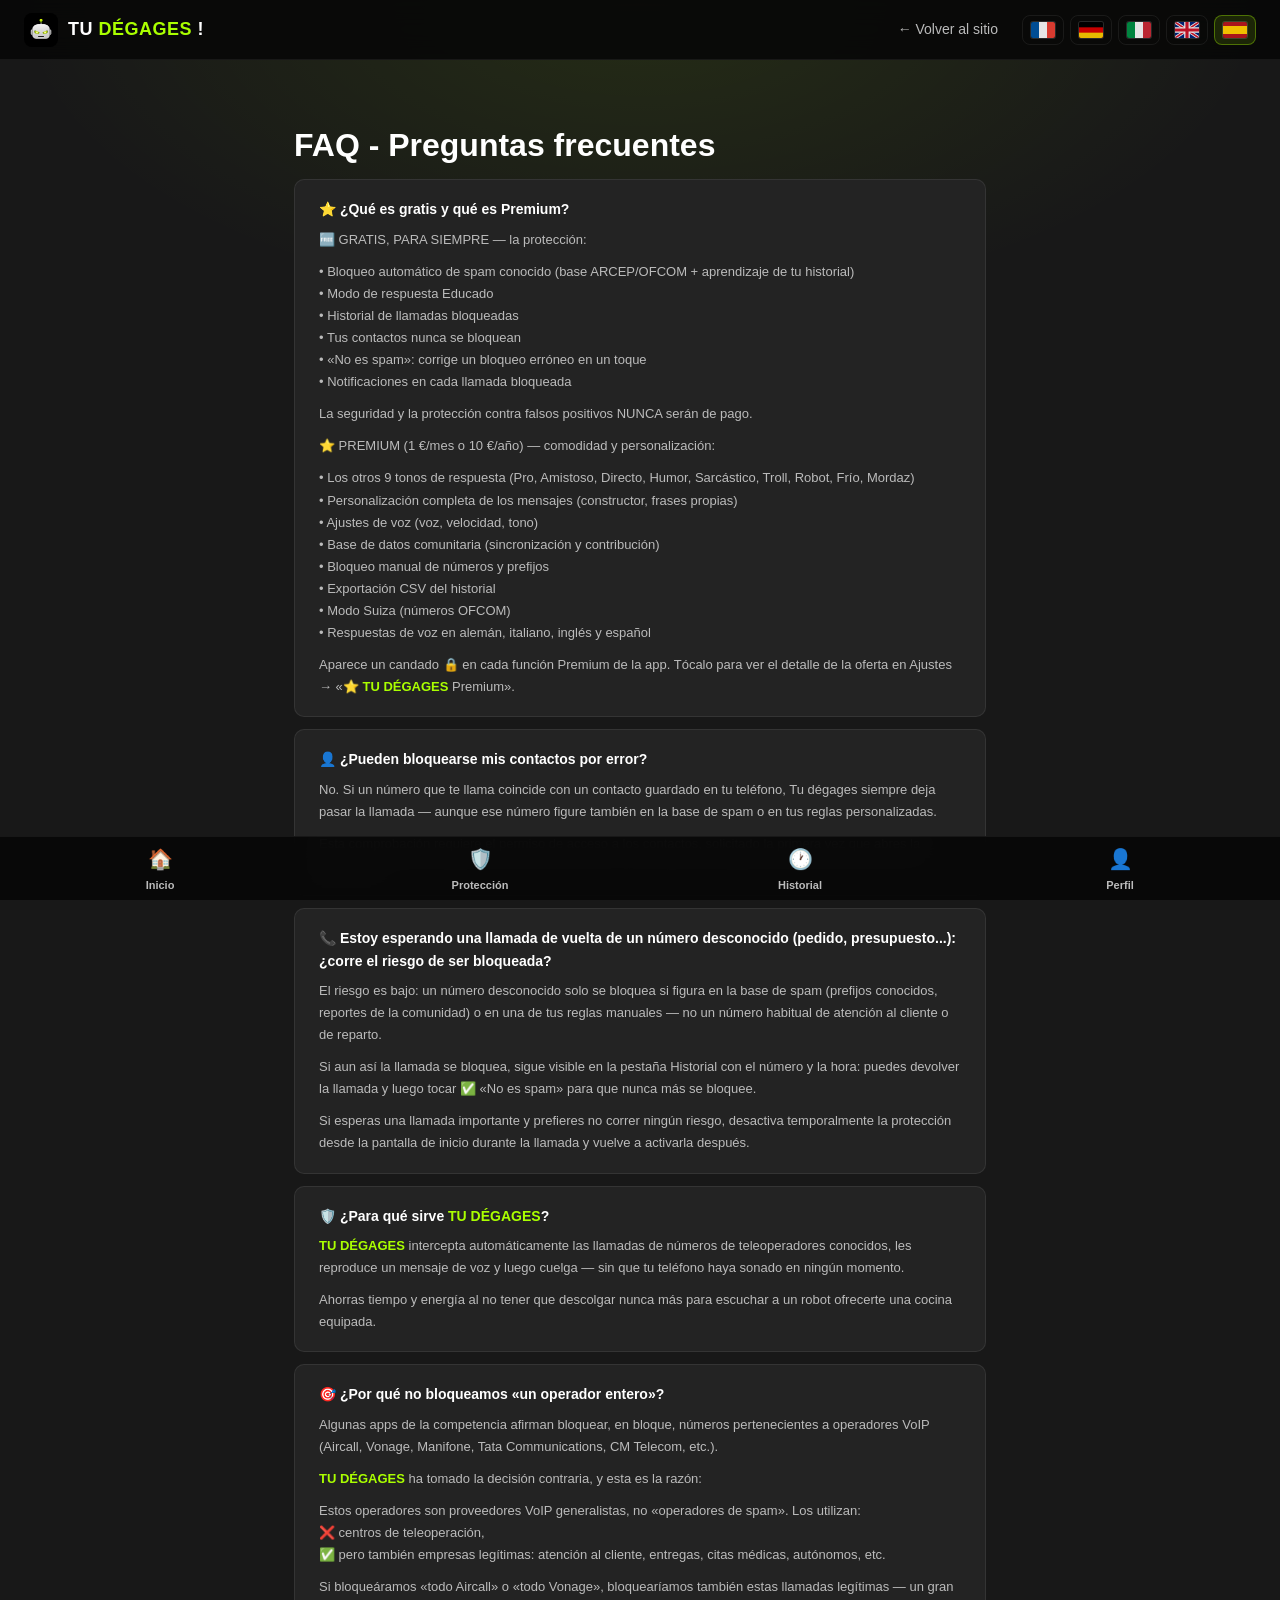
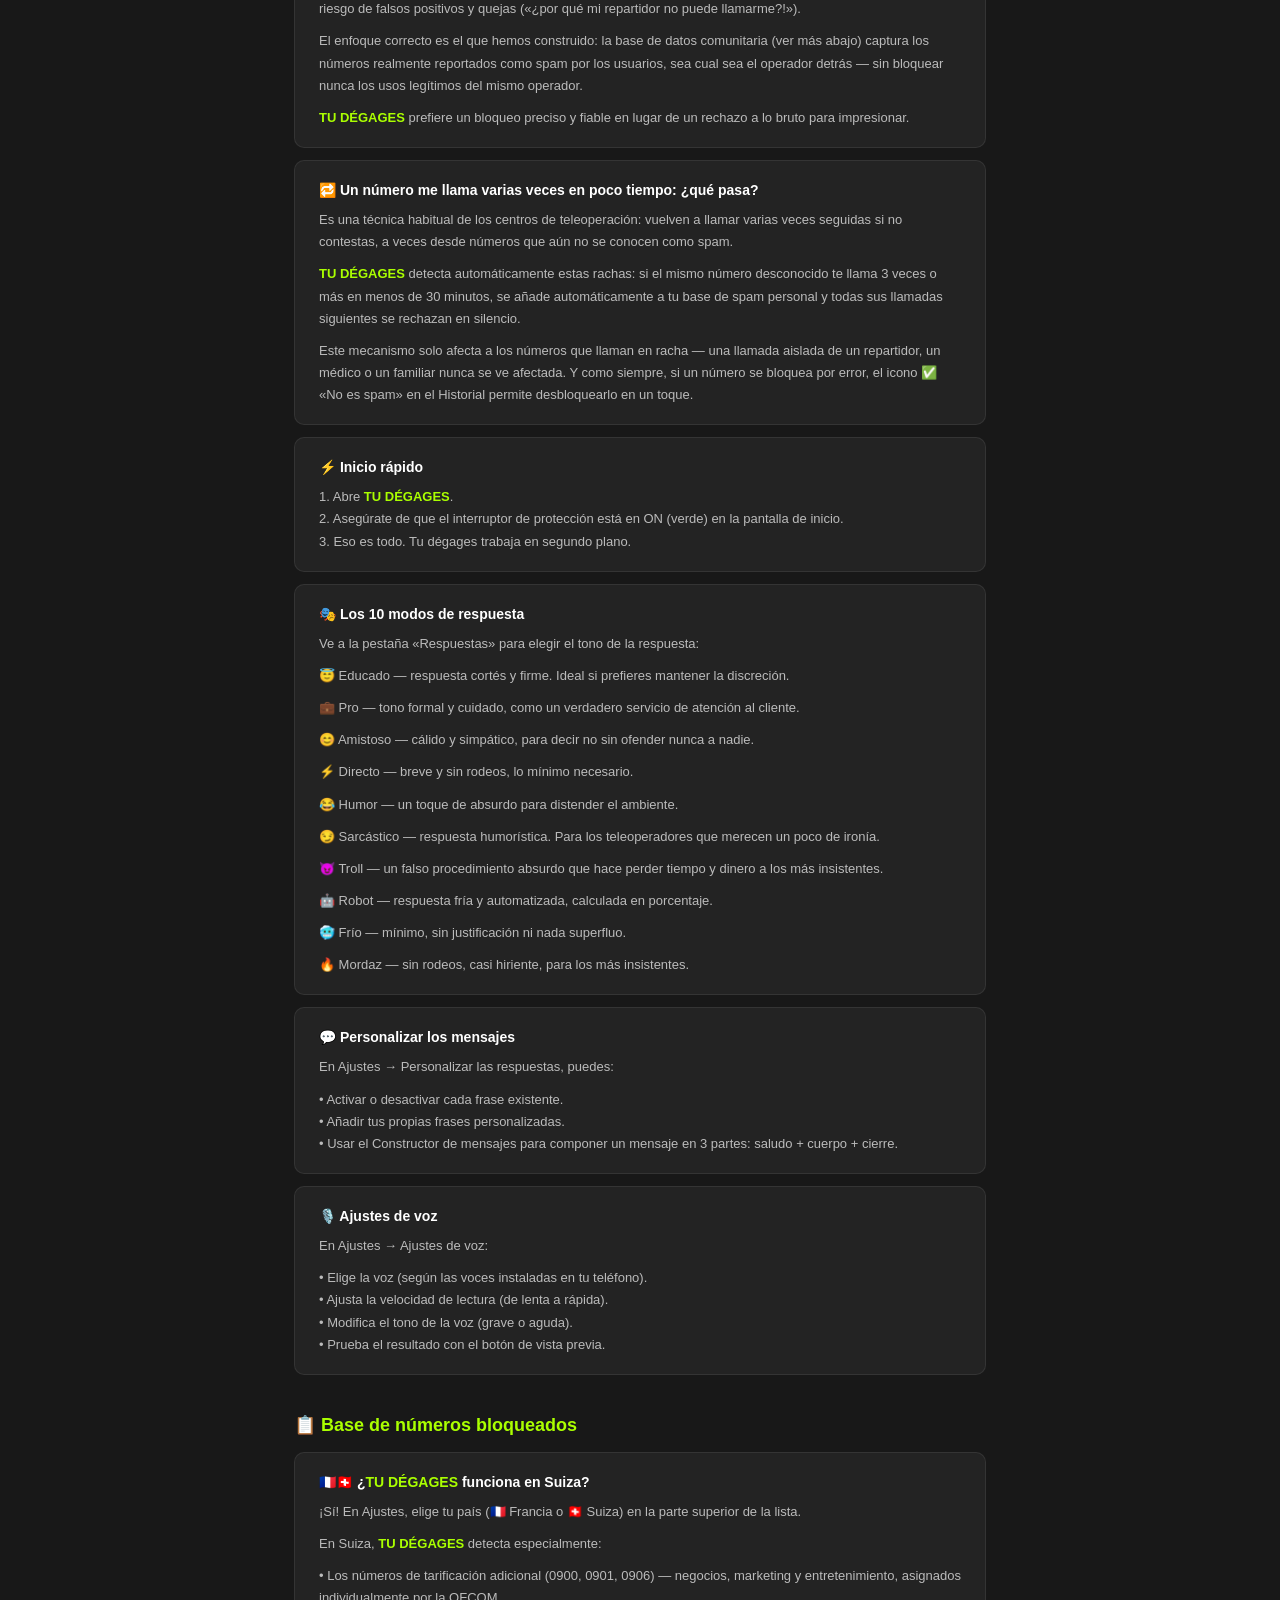
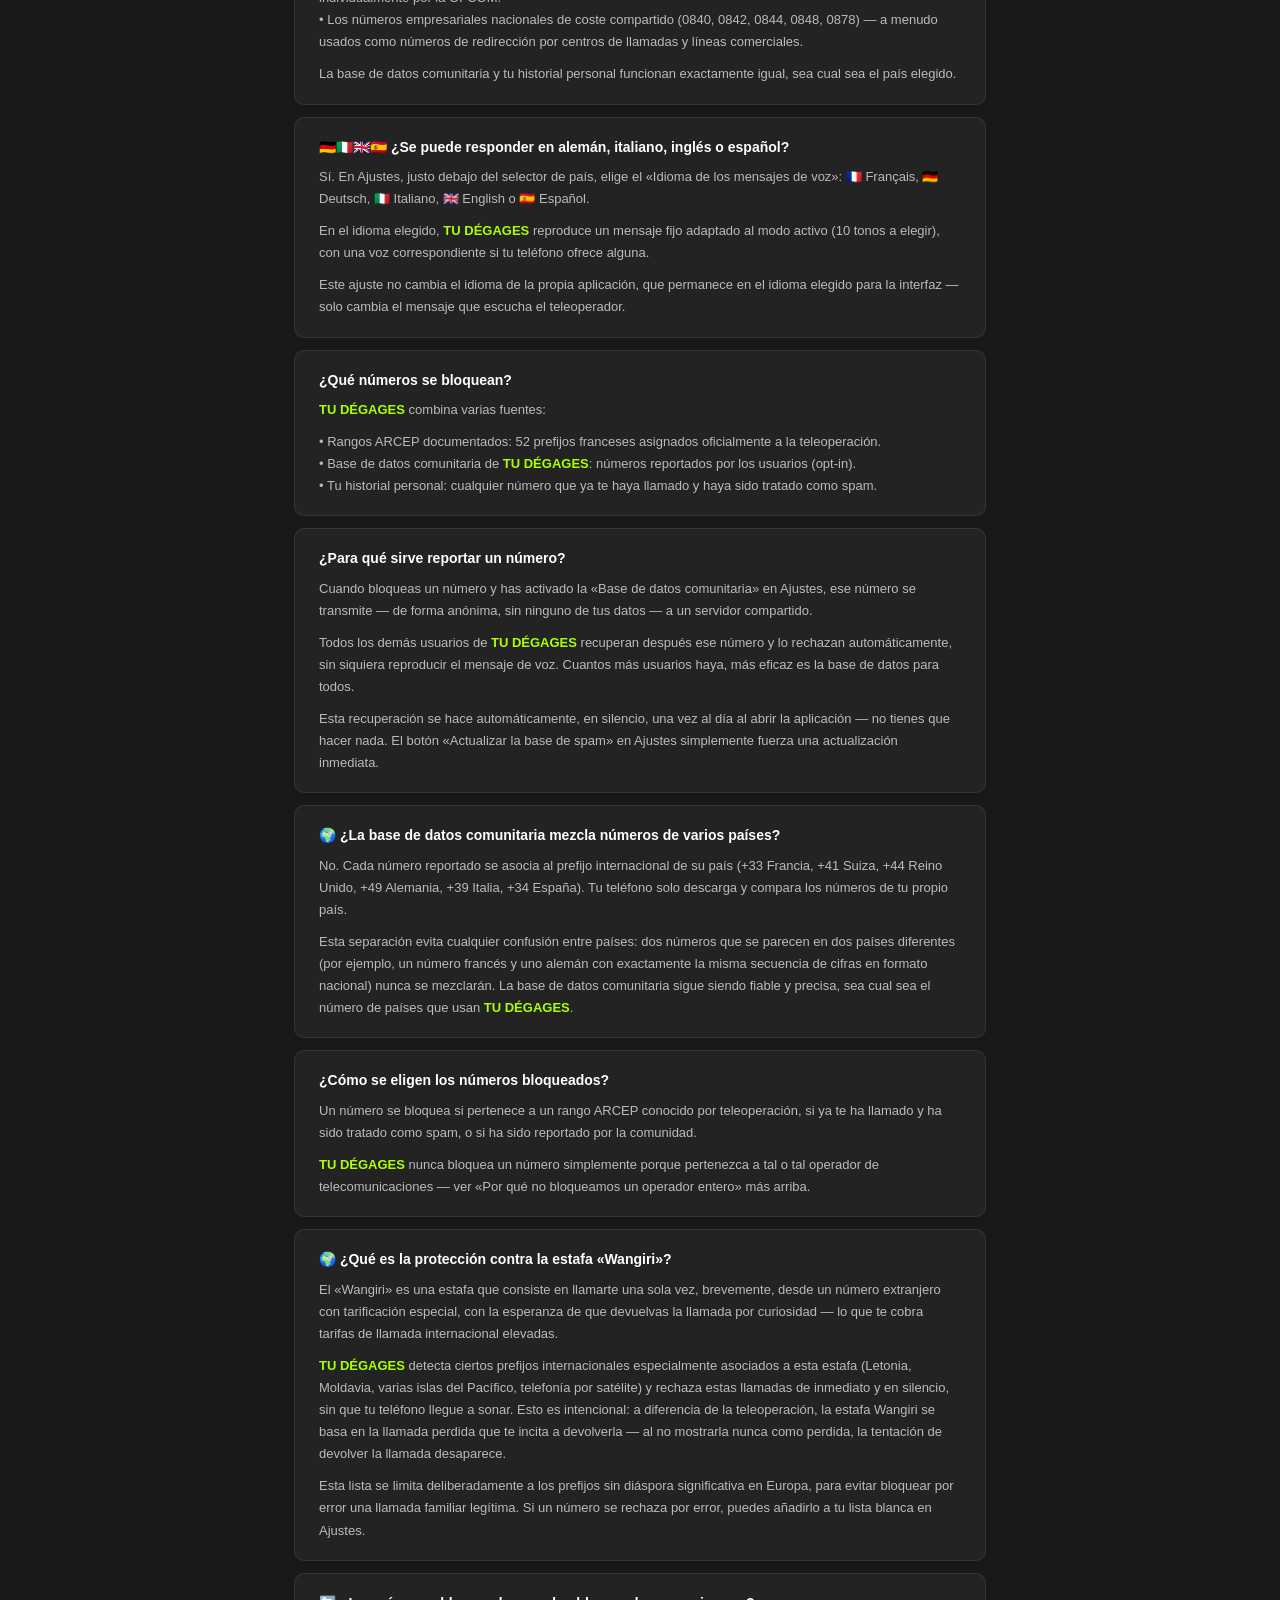
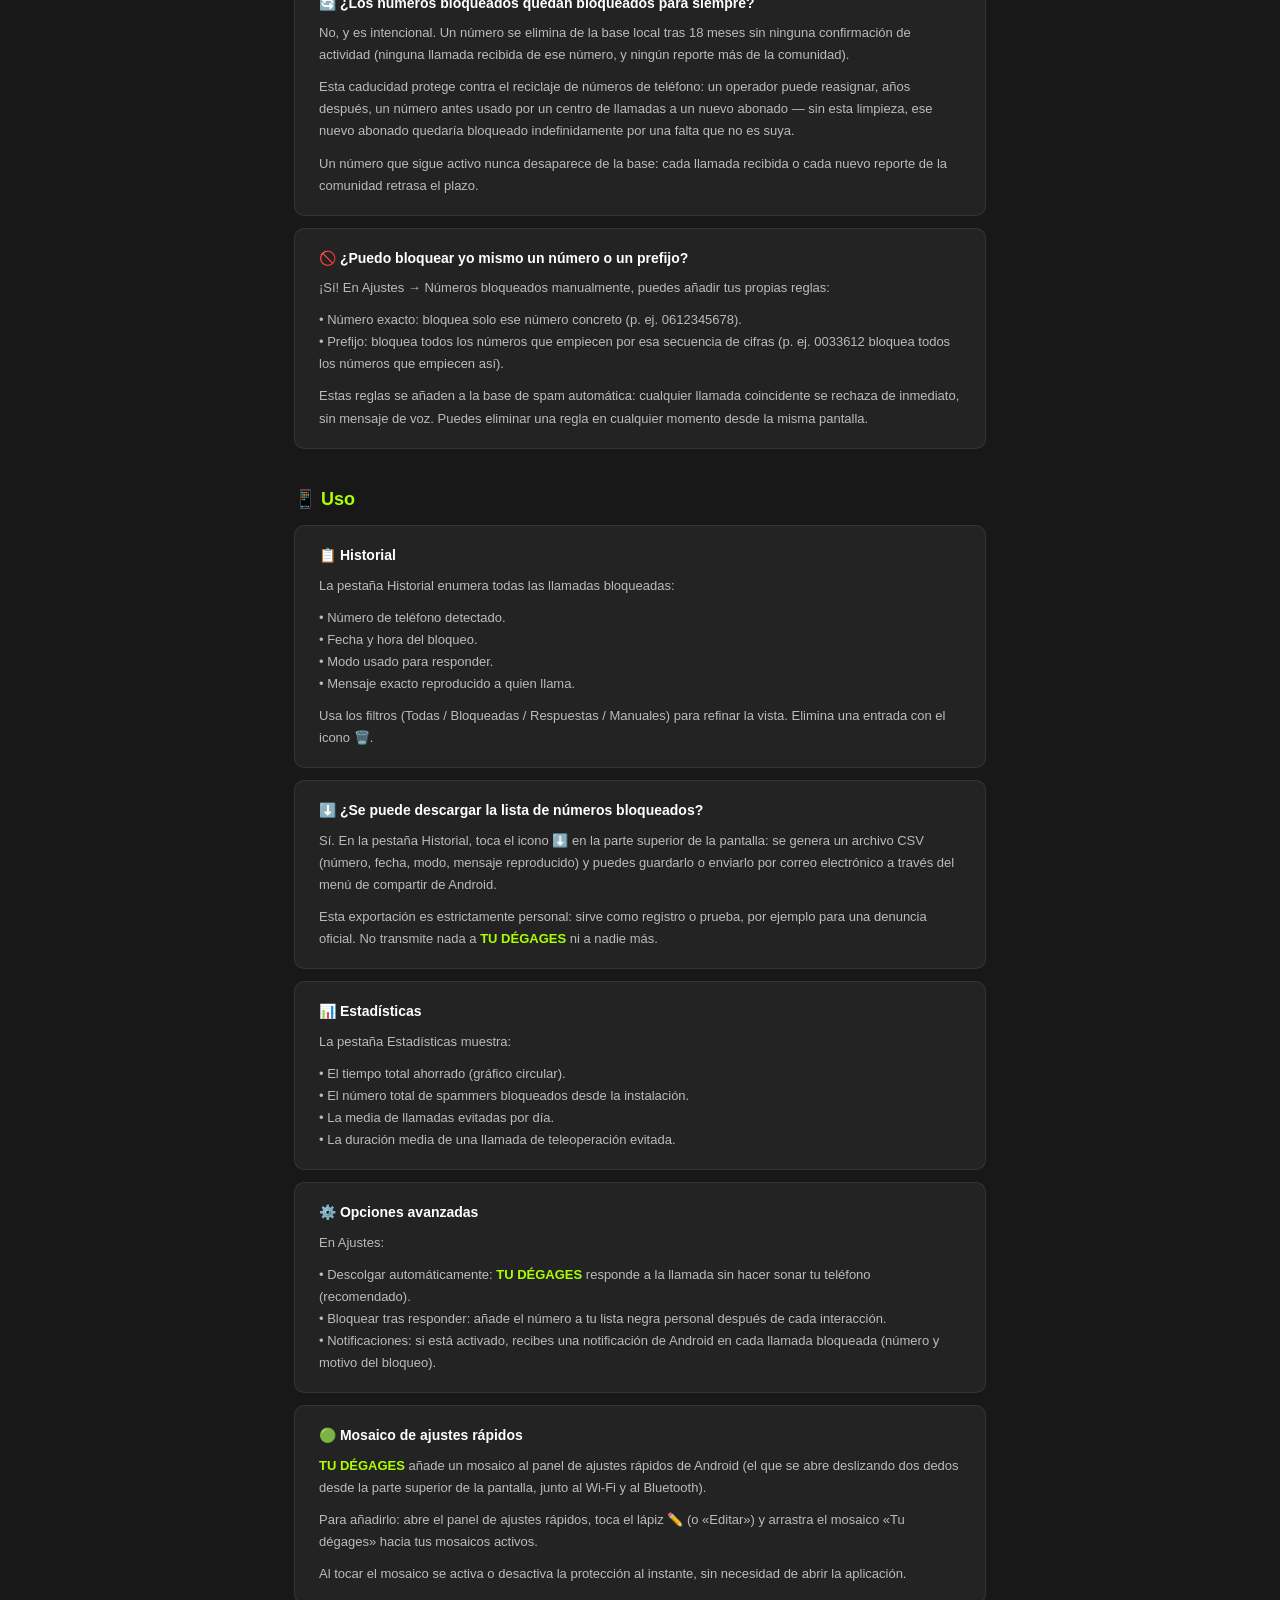
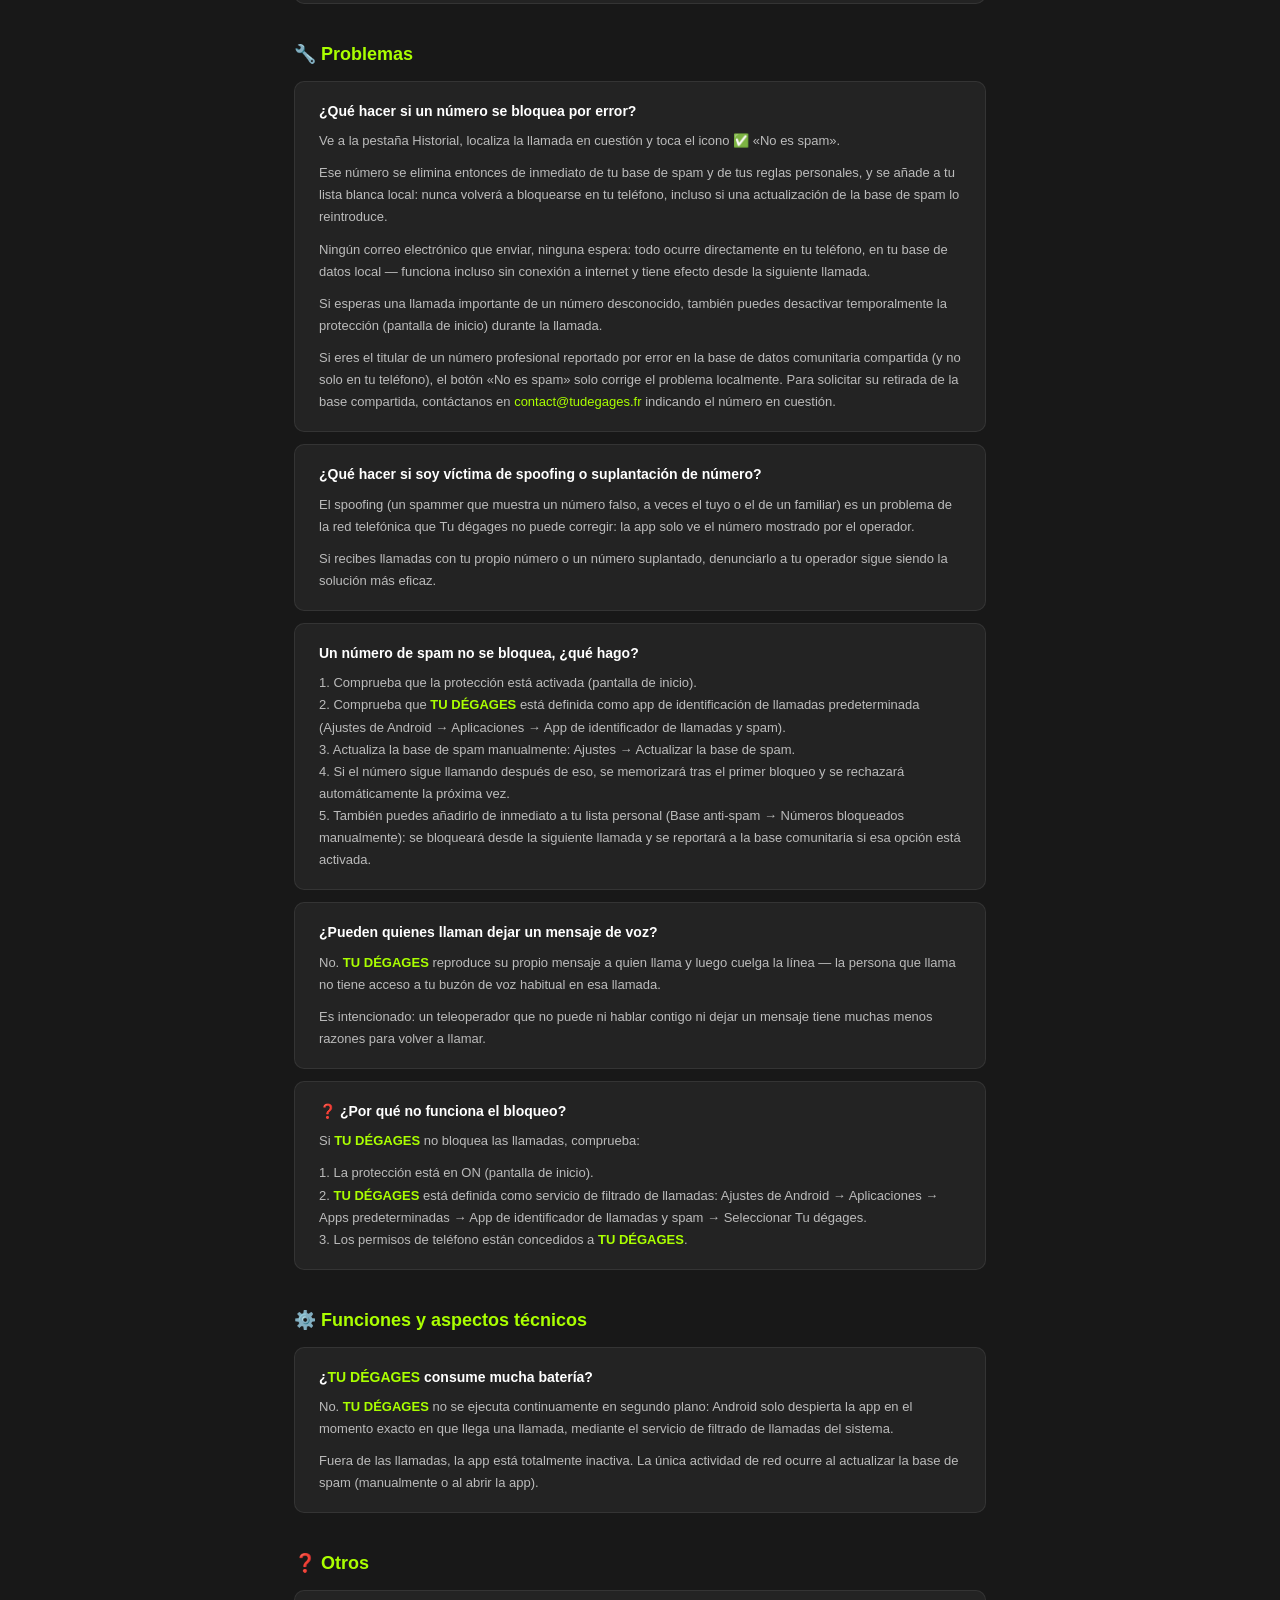
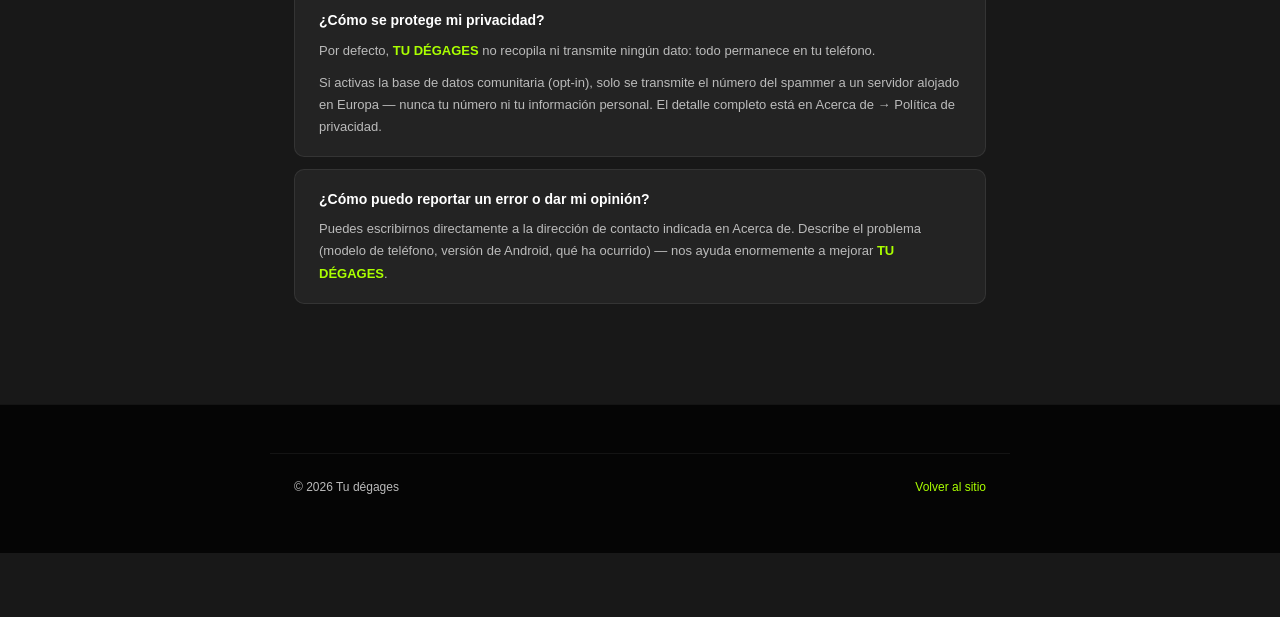
<file: docs/es/faq.html>
<!DOCTYPE html>
<html lang="es">
<head>
  <meta charset="UTF-8">
  <meta name="viewport" content="width=device-width, initial-scale=1.0">
  <title>FAQ - Preguntas frecuentes — Tu dégages</title>
  <link rel="stylesheet" href="../css/style.css?v=11">
  <link rel="icon" href="data:image/svg+xml,<svg xmlns='http://www.w3.org/2000/svg' viewBox='0 0 100 100'><text y='.9em' font-size='90'>🤖</text></svg>">
  <link rel="alternate" hreflang="fr" href="https://tudegages.fr/faq.html">
  <link rel="alternate" hreflang="de" href="https://tudegages.fr/de/faq.html">
  <link rel="alternate" hreflang="it" href="https://tudegages.fr/it/faq.html">
  <link rel="alternate" hreflang="en" href="https://tudegages.fr/en/faq.html">
  <link rel="alternate" hreflang="es" href="https://tudegages.fr/es/faq.html">
  <link rel="alternate" hreflang="x-default" href="https://tudegages.fr/faq.html">
  <style>
    .privacy-content { max-width: 740px; margin: 0 auto; padding: 60px 24px 100px; }
    .privacy-content h1 { font-size: 32px; font-weight: 900; margin-bottom: 8px; }
    .privacy-content .updated { color: var(--text-secondary); font-size: 13px; margin-bottom: 48px; }
    .privacy-content h2 { font-size: 18px; font-weight: 700; margin: 36px 0 12px; color: var(--green); }
    .privacy-content .faq-grid { margin-bottom: 0; }
    .privacy-content .faq-card p { margin-bottom: 10px; }
    .privacy-content .faq-card p:last-child { margin-bottom: 0; }
  </style>
</head>
<body>

<nav>
  <a href="index.html" class="nav-logo">
    <img src="../img/robot.png" alt="" class="logo-icon">
    <span class="nav-logo-text">TU <span style="color:var(--green)">DÉGAGES</span> !</span>
  </a>
  <div class="nav-links">
    <a href="index.html">← Volver al sitio</a>
  </div>
  <div class="nav-lang">
    <a href="/faq.html" lang="fr" hreflang="fr" title="Français"><img src="../img/flag-fr.svg" class="flag-icon" alt="FR"></a>
    <a href="/de/faq.html" lang="de" hreflang="de" title="Deutsch"><img src="../img/flag-de.svg" class="flag-icon" alt="DE"></a>
    <a href="/it/faq.html" lang="it" hreflang="it" title="Italiano"><img src="../img/flag-it.svg" class="flag-icon" alt="IT"></a>
    <a href="/en/faq.html" lang="en" hreflang="en" title="English"><img src="../img/flag-gb.svg" class="flag-icon" alt="GB"></a>
    <a href="/es/faq.html" class="active" lang="es" hreflang="es" title="Español"><img src="../img/flag-es.svg" class="flag-icon" alt="ES"></a>
  </div>
</nav>

<div class="privacy-content">
  <h1>FAQ - Preguntas frecuentes</h1>

  <div class="faq-grid">
    <div class="faq-card reveal">
      <h4>⭐ ¿Qué es gratis y qué es Premium?</h4>
      <p>🆓 GRATIS, PARA SIEMPRE — la protección:</p>
        <p>• Bloqueo automático de spam conocido (base ARCEP/OFCOM + aprendizaje de tu historial)<br>• Modo de respuesta Educado<br>• Historial de llamadas bloqueadas<br>• Tus contactos nunca se bloquean<br>• «No es spam»: corrige un bloqueo erróneo en un toque<br>• Notificaciones en cada llamada bloqueada</p>
        <p>La seguridad y la protección contra falsos positivos NUNCA serán de pago.</p>
        <p>⭐ PREMIUM (1 €/mes o 10 €/año) — comodidad y personalización:</p>
        <p>• Los otros 9 tonos de respuesta (Pro, Amistoso, Directo, Humor, Sarcástico, Troll, Robot, Frío, Mordaz)<br>• Personalización completa de los mensajes (constructor, frases propias)<br>• Ajustes de voz (voz, velocidad, tono)<br>• Base de datos comunitaria (sincronización y contribución)<br>• Bloqueo manual de números y prefijos<br>• Exportación CSV del historial<br>• Modo Suiza (números OFCOM)<br>• Respuestas de voz en alemán, italiano, inglés y español</p>
        <p>Aparece un candado 🔒 en cada función Premium de la app. Tócalo para ver el detalle de la oferta en Ajustes → «⭐ <span class="brand">Tu dégages</span> Premium».</p>
    </div>
    <div class="faq-card reveal">
      <h4>👤 ¿Pueden bloquearse mis contactos por error?</h4>
      <p>No. Si un número que te llama coincide con un contacto guardado en tu teléfono, Tu dégages siempre deja pasar la llamada — aunque ese número figure también en la base de spam o en tus reglas personalizadas.</p>
        <p>Esta comprobación requiere el permiso de acceso a los contactos, solicitado la primera vez que abres la aplicación.</p>
    </div>
    <div class="faq-card reveal">
      <h4>📞 Estoy esperando una llamada de vuelta de un número desconocido (pedido, presupuesto...): ¿corre el riesgo de ser bloqueada?</h4>
      <p>El riesgo es bajo: un número desconocido solo se bloquea si figura en la base de spam (prefijos conocidos, reportes de la comunidad) o en una de tus reglas manuales — no un número habitual de atención al cliente o de reparto.</p>
        <p>Si aun así la llamada se bloquea, sigue visible en la pestaña Historial con el número y la hora: puedes devolver la llamada y luego tocar ✅ «No es spam» para que nunca más se bloquee.</p>
        <p>Si esperas una llamada importante y prefieres no correr ningún riesgo, desactiva temporalmente la protección desde la pantalla de inicio durante la llamada y vuelve a activarla después.</p>
    </div>
    <div class="faq-card reveal">
      <h4>🛡️ ¿Para qué sirve <span class="brand">Tu dégages</span>?</h4>
      <p><span class="brand">Tu dégages</span> intercepta automáticamente las llamadas de números de teleoperadores conocidos, les reproduce un mensaje de voz y luego cuelga — sin que tu teléfono haya sonado en ningún momento.</p>
        <p>Ahorras tiempo y energía al no tener que descolgar nunca más para escuchar a un robot ofrecerte una cocina equipada.</p>
    </div>
    <div class="faq-card reveal">
      <h4>🎯 ¿Por qué no bloqueamos «un operador entero»?</h4>
      <p>Algunas apps de la competencia afirman bloquear, en bloque, números pertenecientes a operadores VoIP (Aircall, Vonage, Manifone, Tata Communications, CM Telecom, etc.).</p>
        <p><span class="brand">Tu dégages</span> ha tomado la decisión contraria, y esta es la razón:</p>
        <p>Estos operadores son proveedores VoIP generalistas, no «operadores de spam». Los utilizan:<br>❌ centros de teleoperación,<br>✅ pero también empresas legítimas: atención al cliente, entregas, citas médicas, autónomos, etc.</p>
        <p>Si bloqueáramos «todo Aircall» o «todo Vonage», bloquearíamos también estas llamadas legítimas — un gran riesgo de falsos positivos y quejas («¿por qué mi repartidor no puede llamarme?!»).</p>
        <p>El enfoque correcto es el que hemos construido: la base de datos comunitaria (ver más abajo) captura los números realmente reportados como spam por los usuarios, sea cual sea el operador detrás — sin bloquear nunca los usos legítimos del mismo operador.</p>
        <p><span class="brand">Tu dégages</span> prefiere un bloqueo preciso y fiable en lugar de un rechazo a lo bruto para impresionar.</p>
    </div>
    <div class="faq-card reveal">
      <h4>🔁 Un número me llama varias veces en poco tiempo: ¿qué pasa?</h4>
      <p>Es una técnica habitual de los centros de teleoperación: vuelven a llamar varias veces seguidas si no contestas, a veces desde números que aún no se conocen como spam.</p>
        <p><span class="brand">Tu dégages</span> detecta automáticamente estas rachas: si el mismo número desconocido te llama 3 veces o más en menos de 30 minutos, se añade automáticamente a tu base de spam personal y todas sus llamadas siguientes se rechazan en silencio.</p>
        <p>Este mecanismo solo afecta a los números que llaman en racha — una llamada aislada de un repartidor, un médico o un familiar nunca se ve afectada. Y como siempre, si un número se bloquea por error, el icono ✅ «No es spam» en el Historial permite desbloquearlo en un toque.</p>
    </div>
    <div class="faq-card reveal">
      <h4>⚡ Inicio rápido</h4>
      <p>1. Abre <span class="brand">Tu dégages</span>.<br>2. Asegúrate de que el interruptor de protección está en ON (verde) en la pantalla de inicio.<br>3. Eso es todo. Tu dégages trabaja en segundo plano.</p>
    </div>
    <div class="faq-card reveal">
      <h4>🎭 Los 10 modos de respuesta</h4>
      <p>Ve a la pestaña «Respuestas» para elegir el tono de la respuesta:</p>
        <p>😇 Educado — respuesta cortés y firme. Ideal si prefieres mantener la discreción.</p>
        <p>💼 Pro — tono formal y cuidado, como un verdadero servicio de atención al cliente.</p>
        <p>😊 Amistoso — cálido y simpático, para decir no sin ofender nunca a nadie.</p>
        <p>⚡ Directo — breve y sin rodeos, lo mínimo necesario.</p>
        <p>😂 Humor — un toque de absurdo para distender el ambiente.</p>
        <p>😏 Sarcástico — respuesta humorística. Para los teleoperadores que merecen un poco de ironía.</p>
        <p>😈 Troll — un falso procedimiento absurdo que hace perder tiempo y dinero a los más insistentes.</p>
        <p>🤖 Robot — respuesta fría y automatizada, calculada en porcentaje.</p>
        <p>🥶 Frío — mínimo, sin justificación ni nada superfluo.</p>
        <p>🔥 Mordaz — sin rodeos, casi hiriente, para los más insistentes.</p>
    </div>
    <div class="faq-card reveal">
      <h4>💬 Personalizar los mensajes</h4>
      <p>En Ajustes → Personalizar las respuestas, puedes:</p>
        <p>• Activar o desactivar cada frase existente.<br>• Añadir tus propias frases personalizadas.<br>• Usar el Constructor de mensajes para componer un mensaje en 3 partes: saludo + cuerpo + cierre.</p>
    </div>
    <div class="faq-card reveal">
      <h4>🎙️ Ajustes de voz</h4>
      <p>En Ajustes → Ajustes de voz:</p>
        <p>• Elige la voz (según las voces instaladas en tu teléfono).<br>• Ajusta la velocidad de lectura (de lenta a rápida).<br>• Modifica el tono de la voz (grave o aguda).<br>• Prueba el resultado con el botón de vista previa.</p>
    </div>
  </div>

  <h2>📋 Base de números bloqueados</h2>
  <div class="faq-grid">
    <div class="faq-card reveal">
      <h4>🇫🇷🇨🇭 ¿<span class="brand">Tu dégages</span> funciona en Suiza?</h4>
      <p>¡Sí! En Ajustes, elige tu país (🇫🇷 Francia o 🇨🇭 Suiza) en la parte superior de la lista.</p>
        <p>En Suiza, <span class="brand">Tu dégages</span> detecta especialmente:</p>
        <p>• Los números de tarificación adicional (0900, 0901, 0906) — negocios, marketing y entretenimiento, asignados individualmente por la OFCOM.<br>• Los números empresariales nacionales de coste compartido (0840, 0842, 0844, 0848, 0878) — a menudo usados como números de redirección por centros de llamadas y líneas comerciales.</p>
        <p>La base de datos comunitaria y tu historial personal funcionan exactamente igual, sea cual sea el país elegido.</p>
    </div>
    <div class="faq-card reveal">
      <h4>🇩🇪🇮🇹🇬🇧🇪🇸 ¿Se puede responder en alemán, italiano, inglés o español?</h4>
      <p>Sí. En Ajustes, justo debajo del selector de país, elige el «Idioma de los mensajes de voz»: 🇫🇷 Français, 🇩🇪 Deutsch, 🇮🇹 Italiano, 🇬🇧 English o 🇪🇸 Español.</p>
        <p>En el idioma elegido, <span class="brand">Tu dégages</span> reproduce un mensaje fijo adaptado al modo activo (10 tonos a elegir), con una voz correspondiente si tu teléfono ofrece alguna.</p>
        <p>Este ajuste no cambia el idioma de la propia aplicación, que permanece en el idioma elegido para la interfaz — solo cambia el mensaje que escucha el teleoperador.</p>
    </div>
    <div class="faq-card reveal">
      <h4>¿Qué números se bloquean?</h4>
      <p><span class="brand">Tu dégages</span> combina varias fuentes:</p>
        <p>• Rangos ARCEP documentados: 52 prefijos franceses asignados oficialmente a la teleoperación.<br>• Base de datos comunitaria de <span class="brand">Tu dégages</span>: números reportados por los usuarios (opt-in).<br>• Tu historial personal: cualquier número que ya te haya llamado y haya sido tratado como spam.</p>
    </div>
    <div class="faq-card reveal">
      <h4>¿Para qué sirve reportar un número?</h4>
      <p>Cuando bloqueas un número y has activado la «Base de datos comunitaria» en Ajustes, ese número se transmite — de forma anónima, sin ninguno de tus datos — a un servidor compartido.</p>
        <p>Todos los demás usuarios de <span class="brand">Tu dégages</span> recuperan después ese número y lo rechazan automáticamente, sin siquiera reproducir el mensaje de voz. Cuantos más usuarios haya, más eficaz es la base de datos para todos.</p>
        <p>Esta recuperación se hace automáticamente, en silencio, una vez al día al abrir la aplicación — no tienes que hacer nada. El botón «Actualizar la base de spam» en Ajustes simplemente fuerza una actualización inmediata.</p>
    </div>
    <div class="faq-card reveal">
      <h4>🌍 ¿La base de datos comunitaria mezcla números de varios países?</h4>
      <p>No. Cada número reportado se asocia al prefijo internacional de su país (+33 Francia, +41 Suiza, +44 Reino Unido, +49 Alemania, +39 Italia, +34 España). Tu teléfono solo descarga y compara los números de tu propio país.</p>
        <p>Esta separación evita cualquier confusión entre países: dos números que se parecen en dos países diferentes (por ejemplo, un número francés y uno alemán con exactamente la misma secuencia de cifras en formato nacional) nunca se mezclarán. La base de datos comunitaria sigue siendo fiable y precisa, sea cual sea el número de países que usan <span class="brand">Tu dégages</span>.</p>
    </div>
    <div class="faq-card reveal">
      <h4>¿Cómo se eligen los números bloqueados?</h4>
      <p>Un número se bloquea si pertenece a un rango ARCEP conocido por teleoperación, si ya te ha llamado y ha sido tratado como spam, o si ha sido reportado por la comunidad.</p>
        <p><span class="brand">Tu dégages</span> nunca bloquea un número simplemente porque pertenezca a tal o tal operador de telecomunicaciones — ver «Por qué no bloqueamos un operador entero» más arriba.</p>
    </div>
    <div class="faq-card reveal">
      <h4>🌍 ¿Qué es la protección contra la estafa «Wangiri»?</h4>
      <p>El «Wangiri» es una estafa que consiste en llamarte una sola vez, brevemente, desde un número extranjero con tarificación especial, con la esperanza de que devuelvas la llamada por curiosidad — lo que te cobra tarifas de llamada internacional elevadas.</p>
        <p><span class="brand">Tu dégages</span> detecta ciertos prefijos internacionales especialmente asociados a esta estafa (Letonia, Moldavia, varias islas del Pacífico, telefonía por satélite) y rechaza estas llamadas de inmediato y en silencio, sin que tu teléfono llegue a sonar. Esto es intencional: a diferencia de la teleoperación, la estafa Wangiri se basa en la llamada perdida que te incita a devolverla — al no mostrarla nunca como perdida, la tentación de devolver la llamada desaparece.</p>
        <p>Esta lista se limita deliberadamente a los prefijos sin diáspora significativa en Europa, para evitar bloquear por error una llamada familiar legítima. Si un número se rechaza por error, puedes añadirlo a tu lista blanca en Ajustes.</p>
    </div>
    <div class="faq-card reveal">
      <h4>🔄 ¿Los números bloqueados quedan bloqueados para siempre?</h4>
      <p>No, y es intencional. Un número se elimina de la base local tras 18 meses sin ninguna confirmación de actividad (ninguna llamada recibida de ese número, y ningún reporte más de la comunidad).</p>
        <p>Esta caducidad protege contra el reciclaje de números de teléfono: un operador puede reasignar, años después, un número antes usado por un centro de llamadas a un nuevo abonado — sin esta limpieza, ese nuevo abonado quedaría bloqueado indefinidamente por una falta que no es suya.</p>
        <p>Un número que sigue activo nunca desaparece de la base: cada llamada recibida o cada nuevo reporte de la comunidad retrasa el plazo.</p>
    </div>
    <div class="faq-card reveal">
      <h4>🚫 ¿Puedo bloquear yo mismo un número o un prefijo?</h4>
      <p>¡Sí! En Ajustes → Números bloqueados manualmente, puedes añadir tus propias reglas:</p>
        <p>• Número exacto: bloquea solo ese número concreto (p. ej. 0612345678).<br>• Prefijo: bloquea todos los números que empiecen por esa secuencia de cifras (p. ej. 0033612 bloquea todos los números que empiecen así).</p>
        <p>Estas reglas se añaden a la base de spam automática: cualquier llamada coincidente se rechaza de inmediato, sin mensaje de voz. Puedes eliminar una regla en cualquier momento desde la misma pantalla.</p>
    </div>
  </div>

  <h2>📱 Uso</h2>
  <div class="faq-grid">
    <div class="faq-card reveal">
      <h4>📋 Historial</h4>
      <p>La pestaña Historial enumera todas las llamadas bloqueadas:</p>
        <p>• Número de teléfono detectado.<br>• Fecha y hora del bloqueo.<br>• Modo usado para responder.<br>• Mensaje exacto reproducido a quien llama.</p>
        <p>Usa los filtros (Todas / Bloqueadas / Respuestas / Manuales) para refinar la vista. Elimina una entrada con el icono 🗑️.</p>
    </div>
    <div class="faq-card reveal">
      <h4>⬇️ ¿Se puede descargar la lista de números bloqueados?</h4>
      <p>Sí. En la pestaña Historial, toca el icono ⬇️ en la parte superior de la pantalla: se genera un archivo CSV (número, fecha, modo, mensaje reproducido) y puedes guardarlo o enviarlo por correo electrónico a través del menú de compartir de Android.</p>
        <p>Esta exportación es estrictamente personal: sirve como registro o prueba, por ejemplo para una denuncia oficial. No transmite nada a <span class="brand">Tu dégages</span> ni a nadie más.</p>
    </div>
    <div class="faq-card reveal">
      <h4>📊 Estadísticas</h4>
      <p>La pestaña Estadísticas muestra:</p>
        <p>• El tiempo total ahorrado (gráfico circular).<br>• El número total de spammers bloqueados desde la instalación.<br>• La media de llamadas evitadas por día.<br>• La duración media de una llamada de teleoperación evitada.</p>
    </div>
    <div class="faq-card reveal">
      <h4>⚙️ Opciones avanzadas</h4>
      <p>En Ajustes:</p>
        <p>• Descolgar automáticamente: <span class="brand">Tu dégages</span> responde a la llamada sin hacer sonar tu teléfono (recomendado).<br>• Bloquear tras responder: añade el número a tu lista negra personal después de cada interacción.<br>• Notificaciones: si está activado, recibes una notificación de Android en cada llamada bloqueada (número y motivo del bloqueo).</p>
    </div>
    <div class="faq-card reveal">
      <h4>🟢 Mosaico de ajustes rápidos</h4>
      <p><span class="brand">Tu dégages</span> añade un mosaico al panel de ajustes rápidos de Android (el que se abre deslizando dos dedos desde la parte superior de la pantalla, junto al Wi-Fi y al Bluetooth).</p>
        <p>Para añadirlo: abre el panel de ajustes rápidos, toca el lápiz ✏️ (o «Editar») y arrastra el mosaico «Tu dégages» hacia tus mosaicos activos.</p>
        <p>Al tocar el mosaico se activa o desactiva la protección al instante, sin necesidad de abrir la aplicación.</p>
    </div>
  </div>

  <h2>🔧 Problemas</h2>
  <div class="faq-grid">
    <div class="faq-card reveal">
      <h4>¿Qué hacer si un número se bloquea por error?</h4>
      <p>Ve a la pestaña Historial, localiza la llamada en cuestión y toca el icono ✅ «No es spam».</p>
        <p>Ese número se elimina entonces de inmediato de tu base de spam y de tus reglas personales, y se añade a tu lista blanca local: nunca volverá a bloquearse en tu teléfono, incluso si una actualización de la base de spam lo reintroduce.</p>
        <p>Ningún correo electrónico que enviar, ninguna espera: todo ocurre directamente en tu teléfono, en tu base de datos local — funciona incluso sin conexión a internet y tiene efecto desde la siguiente llamada.</p>
        <p>Si esperas una llamada importante de un número desconocido, también puedes desactivar temporalmente la protección (pantalla de inicio) durante la llamada.</p>
        <p>Si eres el titular de un número profesional reportado por error en la base de datos comunitaria compartida (y no solo en tu teléfono), el botón «No es spam» solo corrige el problema localmente. Para solicitar su retirada de la base compartida, contáctanos en <a href="mailto:contact@tudegages.fr">contact@tudegages.fr</a> indicando el número en cuestión.</p>
    </div>
    <div class="faq-card reveal">
      <h4>¿Qué hacer si soy víctima de spoofing o suplantación de número?</h4>
      <p>El spoofing (un spammer que muestra un número falso, a veces el tuyo o el de un familiar) es un problema de la red telefónica que Tu dégages no puede corregir: la app solo ve el número mostrado por el operador.</p>
        <p>Si recibes llamadas con tu propio número o un número suplantado, denunciarlo a tu operador sigue siendo la solución más eficaz.</p>
    </div>
    <div class="faq-card reveal">
      <h4>Un número de spam no se bloquea, ¿qué hago?</h4>
      <p>1. Comprueba que la protección está activada (pantalla de inicio).<br>2. Comprueba que <span class="brand">Tu dégages</span> está definida como app de identificación de llamadas predeterminada (Ajustes de Android → Aplicaciones → App de identificador de llamadas y spam).<br>3. Actualiza la base de spam manualmente: Ajustes → Actualizar la base de spam.<br>4. Si el número sigue llamando después de eso, se memorizará tras el primer bloqueo y se rechazará automáticamente la próxima vez.<br>5. También puedes añadirlo de inmediato a tu lista personal (Base anti-spam → Números bloqueados manualmente): se bloqueará desde la siguiente llamada y se reportará a la base comunitaria si esa opción está activada.</p>
    </div>
    <div class="faq-card reveal">
      <h4>¿Pueden quienes llaman dejar un mensaje de voz?</h4>
      <p>No. <span class="brand">Tu dégages</span> reproduce su propio mensaje a quien llama y luego cuelga la línea — la persona que llama no tiene acceso a tu buzón de voz habitual en esa llamada.</p>
        <p>Es intencionado: un teleoperador que no puede ni hablar contigo ni dejar un mensaje tiene muchas menos razones para volver a llamar.</p>
    </div>
    <div class="faq-card reveal">
      <h4>❓ ¿Por qué no funciona el bloqueo?</h4>
      <p>Si <span class="brand">Tu dégages</span> no bloquea las llamadas, comprueba:</p>
        <p>1. La protección está en ON (pantalla de inicio).<br>2. <span class="brand">Tu dégages</span> está definida como servicio de filtrado de llamadas: Ajustes de Android → Aplicaciones → Apps predeterminadas → App de identificador de llamadas y spam → Seleccionar Tu dégages.<br>3. Los permisos de teléfono están concedidos a <span class="brand">Tu dégages</span>.</p>
    </div>
  </div>

  <h2>⚙️ Funciones y aspectos técnicos</h2>
  <div class="faq-grid">
    <div class="faq-card reveal">
      <h4>¿<span class="brand">Tu dégages</span> consume mucha batería?</h4>
      <p>No. <span class="brand">Tu dégages</span> no se ejecuta continuamente en segundo plano: Android solo despierta la app en el momento exacto en que llega una llamada, mediante el servicio de filtrado de llamadas del sistema.</p>
        <p>Fuera de las llamadas, la app está totalmente inactiva. La única actividad de red ocurre al actualizar la base de spam (manualmente o al abrir la app).</p>
    </div>
  </div>

  <h2>❓ Otros</h2>
  <div class="faq-grid">
    <div class="faq-card reveal">
      <h4>¿Cómo se protege mi privacidad?</h4>
      <p>Por defecto, <span class="brand">Tu dégages</span> no recopila ni transmite ningún dato: todo permanece en tu teléfono.</p>
        <p>Si activas la base de datos comunitaria (opt-in), solo se transmite el número del spammer a un servidor alojado en Europa — nunca tu número ni tu información personal. El detalle completo está en Acerca de → Política de privacidad.</p>
    </div>
    <div class="faq-card reveal">
      <h4>¿Cómo puedo reportar un error o dar mi opinión?</h4>
      <p>Puedes escribirnos directamente a la dirección de contacto indicada en Acerca de. Describe el problema (modelo de teléfono, versión de Android, qué ha ocurrido) — nos ayuda enormemente a mejorar <span class="brand">Tu dégages</span>.</p>
    </div>
  </div>
</div>

<footer>
  <div class="footer-bottom" style="max-width:740px;margin:0 auto;border-top:1px solid rgba(255,255,255,0.06);padding:24px 24px;">
    <p>© 2026 Tu dégages</p>
    <p><a href="index.html">Volver al sitio</a></p>
  </div>
</footer>

<!-- ── BARRA DE NAVEGACIÓN FIJA ─────────────────────────────────────────── -->
<nav class="app-bottom-nav">
  <a href="index.html" class="app-nav-item">
    <span class="app-nav-icon">🏠</span>
    <span>Inicio</span>
  </a>
  <a href="index.html#modes" class="app-nav-item">
    <span class="app-nav-icon">🛡️</span>
    <span>Protección</span>
  </a>
  <a href="index.html#base-spam" class="app-nav-item">
    <span class="app-nav-icon">🕐</span>
    <span>Historial</span>
  </a>
  <a href="index.html#communaute" class="app-nav-item">
    <span class="app-nav-icon">👤</span>
    <span>Perfil</span>
  </a>
</nav>

<script>
const revealEls = document.querySelectorAll('.reveal');
if ('IntersectionObserver' in window) {
  const revealObserver = new IntersectionObserver((entries, observer) => {
    entries.forEach(entry => {
      if (entry.isIntersecting) {
        entry.target.classList.add('visible');
        observer.unobserve(entry.target);
      }
    });
  }, { threshold: 0.15 });
  revealEls.forEach(el => revealObserver.observe(el));
} else {
  revealEls.forEach(el => el.classList.add('visible'));
}
</script>
</body>
</html>
</file>
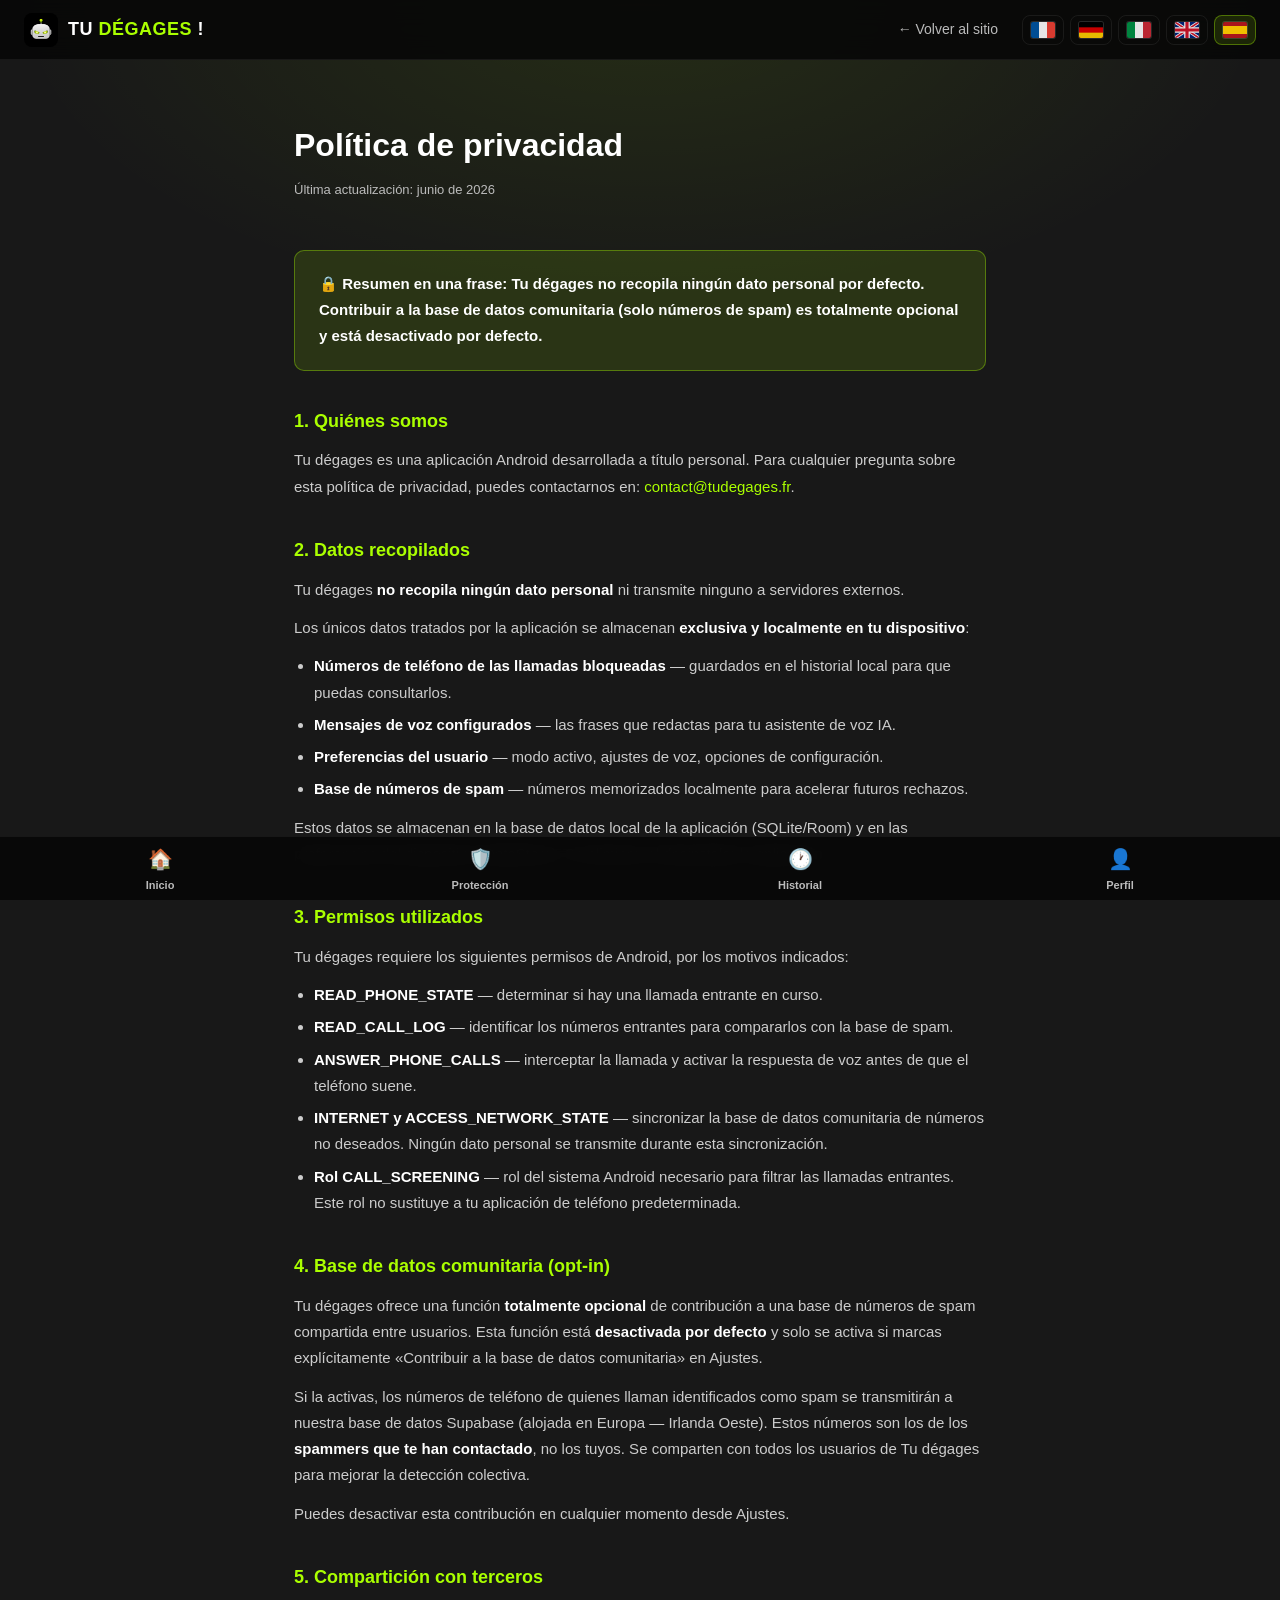
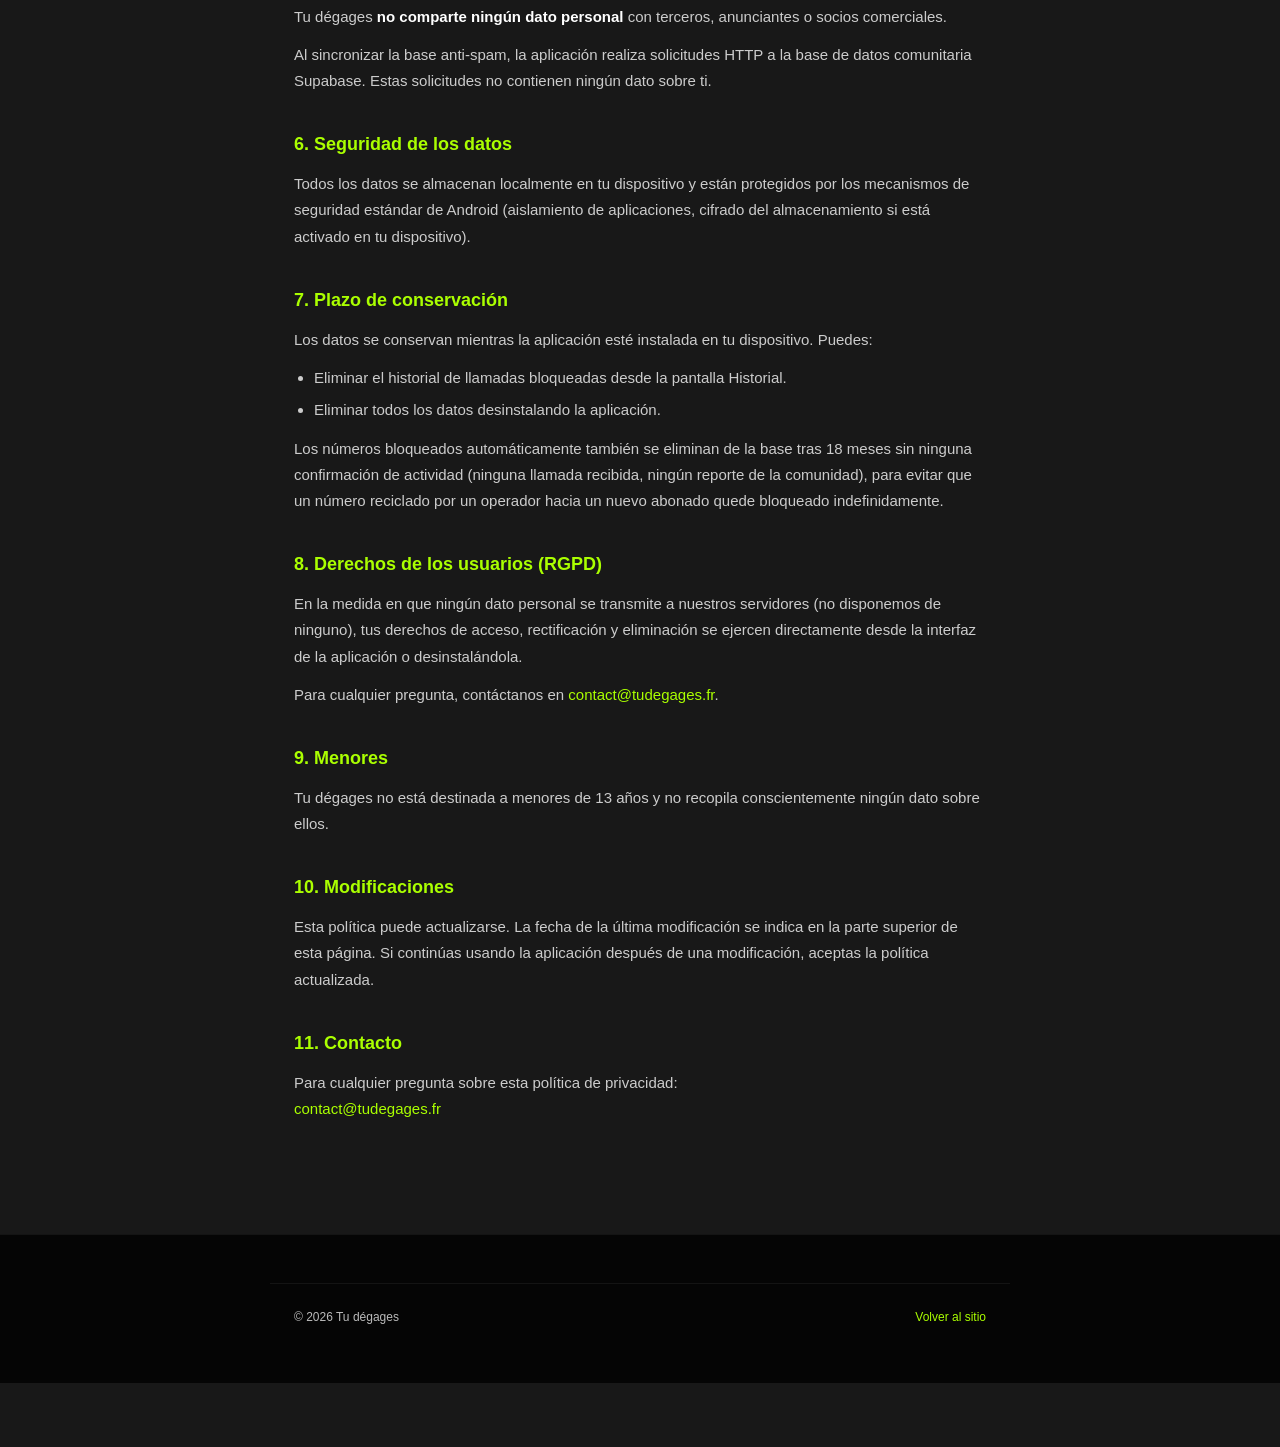
<file: docs/es/privacy.html>
<!DOCTYPE html>
<html lang="es">
<head>
  <meta charset="UTF-8">
  <meta name="viewport" content="width=device-width, initial-scale=1.0">
  <title>Política de privacidad — Tu dégages</title>
  <link rel="stylesheet" href="../css/style.css?v=11">
  <link rel="icon" href="data:image/svg+xml,<svg xmlns='http://www.w3.org/2000/svg' viewBox='0 0 100 100'><text y='.9em' font-size='90'>🤖</text></svg>">
  <link rel="alternate" hreflang="fr" href="https://tudegages.fr/privacy.html">
  <link rel="alternate" hreflang="de" href="https://tudegages.fr/de/privacy.html">
  <link rel="alternate" hreflang="it" href="https://tudegages.fr/it/privacy.html">
  <link rel="alternate" hreflang="en" href="https://tudegages.fr/en/privacy.html">
  <link rel="alternate" hreflang="es" href="https://tudegages.fr/es/privacy.html">
  <link rel="alternate" hreflang="x-default" href="https://tudegages.fr/privacy.html">
  <style>
    .privacy-content { max-width: 740px; margin: 0 auto; padding: 60px 24px 100px; }
    .privacy-content h1 { font-size: 32px; font-weight: 900; margin-bottom: 8px; }
    .privacy-content .updated { color: var(--text-secondary); font-size: 13px; margin-bottom: 48px; }
    .privacy-content h2 { font-size: 18px; font-weight: 700; margin: 36px 0 12px; color: var(--green); }
    .privacy-content p, .privacy-content li { font-size: 15px; color: #ccc; line-height: 1.75; margin-bottom: 12px; }
    .privacy-content ul { padding-left: 20px; margin-bottom: 12px; }
    .privacy-content li { margin-bottom: 6px; }
    .privacy-content strong { color: var(--text); }
    .privacy-content a { color: var(--green); }
    .highlight-box {
      background: var(--green-dim);
      border: 1px solid var(--green-border);
      border-radius: var(--radius-sm);
      padding: 20px 24px;
      margin: 32px 0;
    }
    .highlight-box p { color: var(--text); margin-bottom: 0; font-weight: 600; }
  </style>
</head>
<body>

<nav>
  <a href="index.html" class="nav-logo">
    <img src="../img/robot.png" alt="" class="logo-icon">
    <span class="nav-logo-text">TU <span style="color:var(--green)">DÉGAGES</span> !</span>
  </a>
  <div class="nav-links">
    <a href="index.html">← Volver al sitio</a>
  </div>
  <div class="nav-lang">
    <a href="/privacy.html" lang="fr" hreflang="fr" title="Français"><img src="../img/flag-fr.svg" class="flag-icon" alt="FR"></a>
    <a href="/de/privacy.html" lang="de" hreflang="de" title="Deutsch"><img src="../img/flag-de.svg" class="flag-icon" alt="DE"></a>
    <a href="/it/privacy.html" lang="it" hreflang="it" title="Italiano"><img src="../img/flag-it.svg" class="flag-icon" alt="IT"></a>
    <a href="/en/privacy.html" lang="en" hreflang="en" title="English"><img src="../img/flag-gb.svg" class="flag-icon" alt="GB"></a>
    <a href="/es/privacy.html" class="active" lang="es" hreflang="es" title="Español"><img src="../img/flag-es.svg" class="flag-icon" alt="ES"></a>
  </div>
</nav>

<div class="privacy-content">
  <h1>Política de privacidad</h1>
  <p class="updated">Última actualización: junio de 2026</p>

  <div class="highlight-box">
    <p>🔒 Resumen en una frase: Tu dégages no recopila ningún dato personal por defecto. Contribuir a la base de datos comunitaria (solo números de spam) es totalmente opcional y está desactivado por defecto.</p>
  </div>

  <h2>1. Quiénes somos</h2>
  <p>Tu dégages es una aplicación Android desarrollada a título personal. Para cualquier pregunta sobre esta política de privacidad, puedes contactarnos en: <a href="mailto:contact@tudegages.fr">contact@tudegages.fr</a>.</p>

  <h2>2. Datos recopilados</h2>
  <p>Tu dégages <strong>no recopila ningún dato personal</strong> ni transmite ninguno a servidores externos.</p>
  <p>Los únicos datos tratados por la aplicación se almacenan <strong>exclusiva y localmente en tu dispositivo</strong>:</p>
  <ul>
    <li><strong>Números de teléfono de las llamadas bloqueadas</strong> — guardados en el historial local para que puedas consultarlos.</li>
    <li><strong>Mensajes de voz configurados</strong> — las frases que redactas para tu asistente de voz IA.</li>
    <li><strong>Preferencias del usuario</strong> — modo activo, ajustes de voz, opciones de configuración.</li>
    <li><strong>Base de números de spam</strong> — números memorizados localmente para acelerar futuros rechazos.</li>
  </ul>
  <p>Estos datos se almacenan en la base de datos local de la aplicación (SQLite/Room) y en las preferencias del dispositivo (DataStore). Se eliminan al desinstalar la aplicación.</p>

  <h2>3. Permisos utilizados</h2>
  <p>Tu dégages requiere los siguientes permisos de Android, por los motivos indicados:</p>
  <ul>
    <li><strong>READ_PHONE_STATE</strong> — determinar si hay una llamada entrante en curso.</li>
    <li><strong>READ_CALL_LOG</strong> — identificar los números entrantes para compararlos con la base de spam.</li>
    <li><strong>ANSWER_PHONE_CALLS</strong> — interceptar la llamada y activar la respuesta de voz antes de que el teléfono suene.</li>
    <li><strong>INTERNET y ACCESS_NETWORK_STATE</strong> — sincronizar la base de datos comunitaria de números no deseados. Ningún dato personal se transmite durante esta sincronización.</li>
    <li><strong>Rol CALL_SCREENING</strong> — rol del sistema Android necesario para filtrar las llamadas entrantes. Este rol no sustituye a tu aplicación de teléfono predeterminada.</li>
  </ul>

  <h2>4. Base de datos comunitaria (opt-in)</h2>
  <p>Tu dégages ofrece una función <strong>totalmente opcional</strong> de contribución a una base de números de spam compartida entre usuarios. Esta función está <strong>desactivada por defecto</strong> y solo se activa si marcas explícitamente «Contribuir a la base de datos comunitaria» en Ajustes.</p>
  <p>Si la activas, los números de teléfono de quienes llaman identificados como spam se transmitirán a nuestra base de datos Supabase (alojada en Europa — Irlanda Oeste). Estos números son los de los <strong>spammers que te han contactado</strong>, no los tuyos. Se comparten con todos los usuarios de Tu dégages para mejorar la detección colectiva.</p>
  <p>Puedes desactivar esta contribución en cualquier momento desde Ajustes.</p>

  <h2>5. Compartición con terceros</h2>
  <p>Tu dégages <strong>no comparte ningún dato personal</strong> con terceros, anunciantes o socios comerciales.</p>
  <p>Al sincronizar la base anti-spam, la aplicación realiza solicitudes HTTP a la base de datos comunitaria Supabase. Estas solicitudes no contienen ningún dato sobre ti.</p>

  <h2>6. Seguridad de los datos</h2>
  <p>Todos los datos se almacenan localmente en tu dispositivo y están protegidos por los mecanismos de seguridad estándar de Android (aislamiento de aplicaciones, cifrado del almacenamiento si está activado en tu dispositivo).</p>

  <h2>7. Plazo de conservación</h2>
  <p>Los datos se conservan mientras la aplicación esté instalada en tu dispositivo. Puedes:</p>
  <ul>
    <li>Eliminar el historial de llamadas bloqueadas desde la pantalla Historial.</li>
    <li>Eliminar todos los datos desinstalando la aplicación.</li>
  </ul>
  <p>Los números bloqueados automáticamente también se eliminan de la base tras 18 meses sin ninguna confirmación de actividad (ninguna llamada recibida, ningún reporte de la comunidad), para evitar que un número reciclado por un operador hacia un nuevo abonado quede bloqueado indefinidamente.</p>

  <h2>8. Derechos de los usuarios (RGPD)</h2>
  <p>En la medida en que ningún dato personal se transmite a nuestros servidores (no disponemos de ninguno), tus derechos de acceso, rectificación y eliminación se ejercen directamente desde la interfaz de la aplicación o desinstalándola.</p>
  <p>Para cualquier pregunta, contáctanos en <a href="mailto:contact@tudegages.fr">contact@tudegages.fr</a>.</p>

  <h2>9. Menores</h2>
  <p>Tu dégages no está destinada a menores de 13 años y no recopila conscientemente ningún dato sobre ellos.</p>

  <h2>10. Modificaciones</h2>
  <p>Esta política puede actualizarse. La fecha de la última modificación se indica en la parte superior de esta página. Si continúas usando la aplicación después de una modificación, aceptas la política actualizada.</p>

  <h2>11. Contacto</h2>
  <p>Para cualquier pregunta sobre esta política de privacidad:<br>
  <a href="mailto:contact@tudegages.fr">contact@tudegages.fr</a></p>
</div>

<footer>
  <div class="footer-bottom" style="max-width:740px;margin:0 auto;border-top:1px solid rgba(255,255,255,0.06);padding:24px 24px;">
    <p>© 2026 Tu dégages</p>
    <p><a href="index.html">Volver al sitio</a></p>
  </div>
</footer>

<!-- ── BARRA DE NAVEGACIÓN FIJA ─────────────────────────────────────────── -->
<nav class="app-bottom-nav">
  <a href="index.html" class="app-nav-item">
    <span class="app-nav-icon">🏠</span>
    <span>Inicio</span>
  </a>
  <a href="index.html#modes" class="app-nav-item">
    <span class="app-nav-icon">🛡️</span>
    <span>Protección</span>
  </a>
  <a href="index.html#base-spam" class="app-nav-item">
    <span class="app-nav-icon">🕐</span>
    <span>Historial</span>
  </a>
  <a href="index.html#communaute" class="app-nav-item">
    <span class="app-nav-icon">👤</span>
    <span>Perfil</span>
  </a>
</nav>

</body>
</html>
</file>
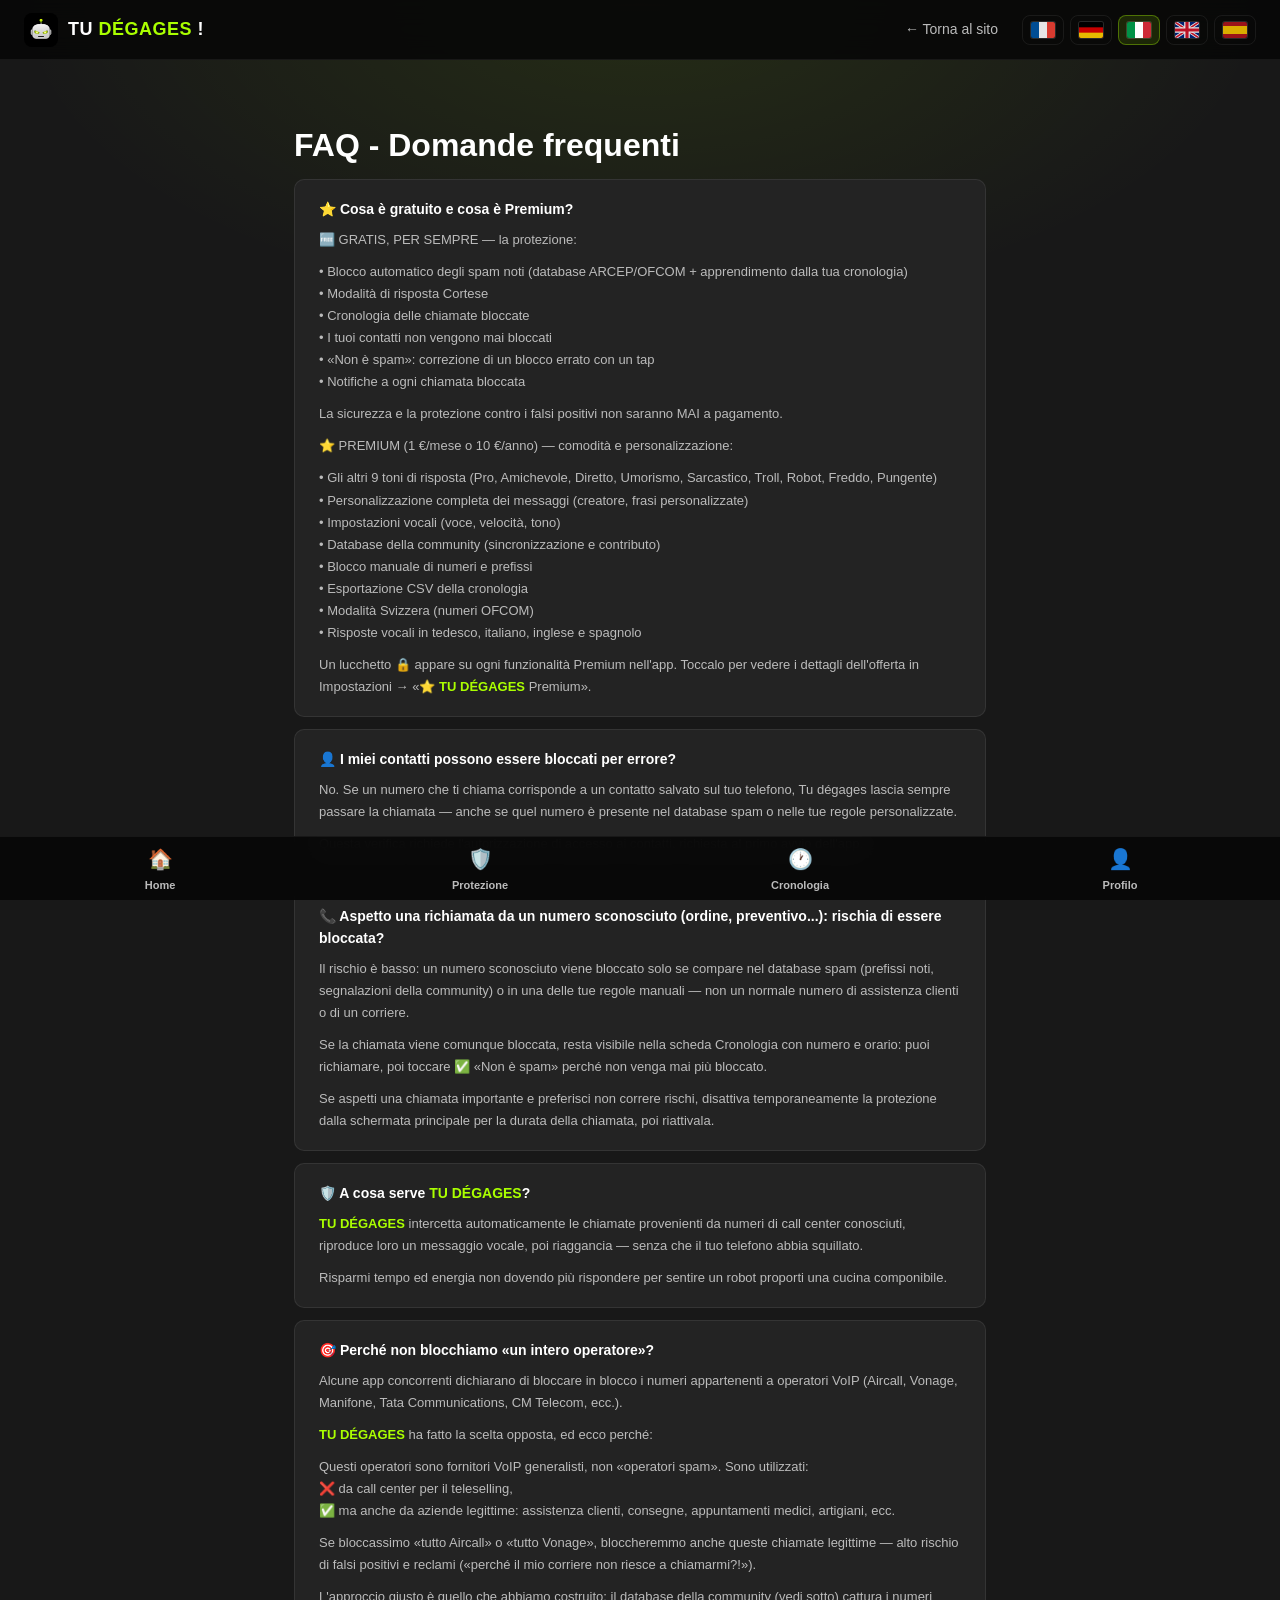
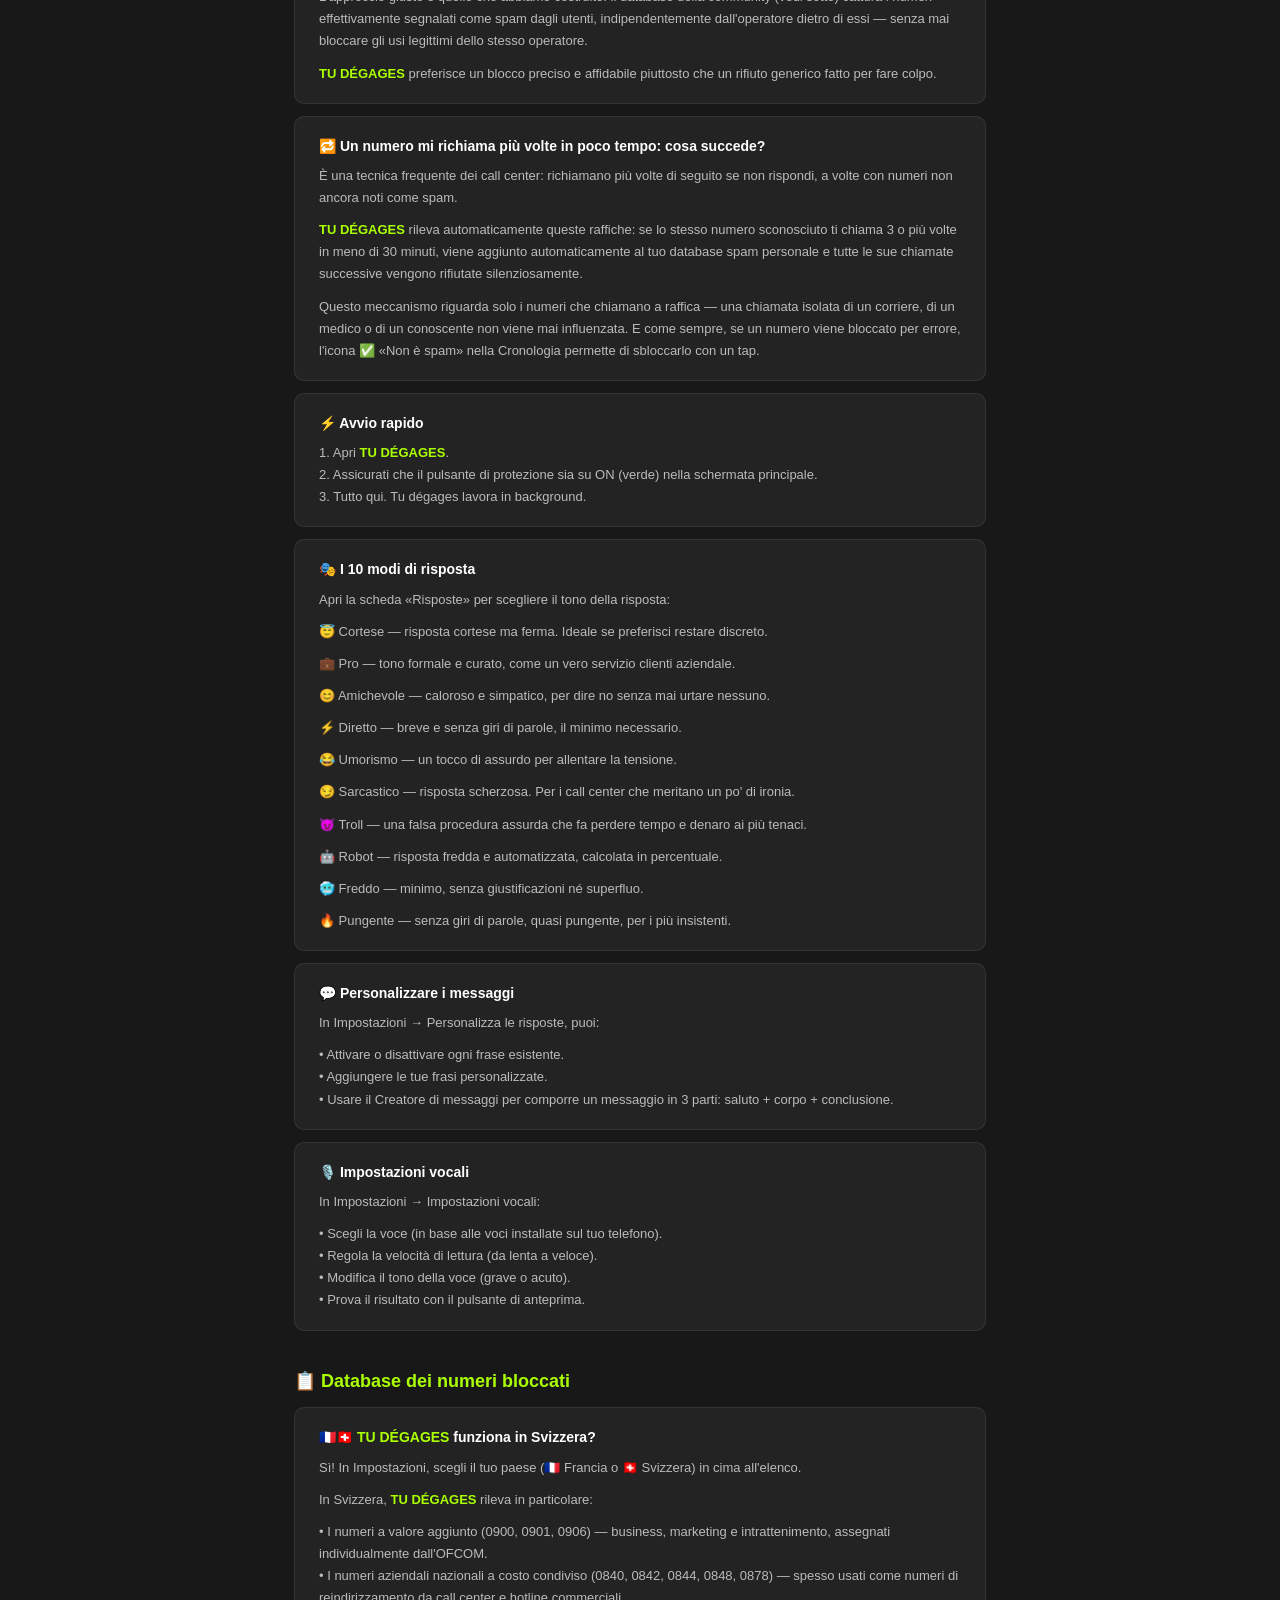
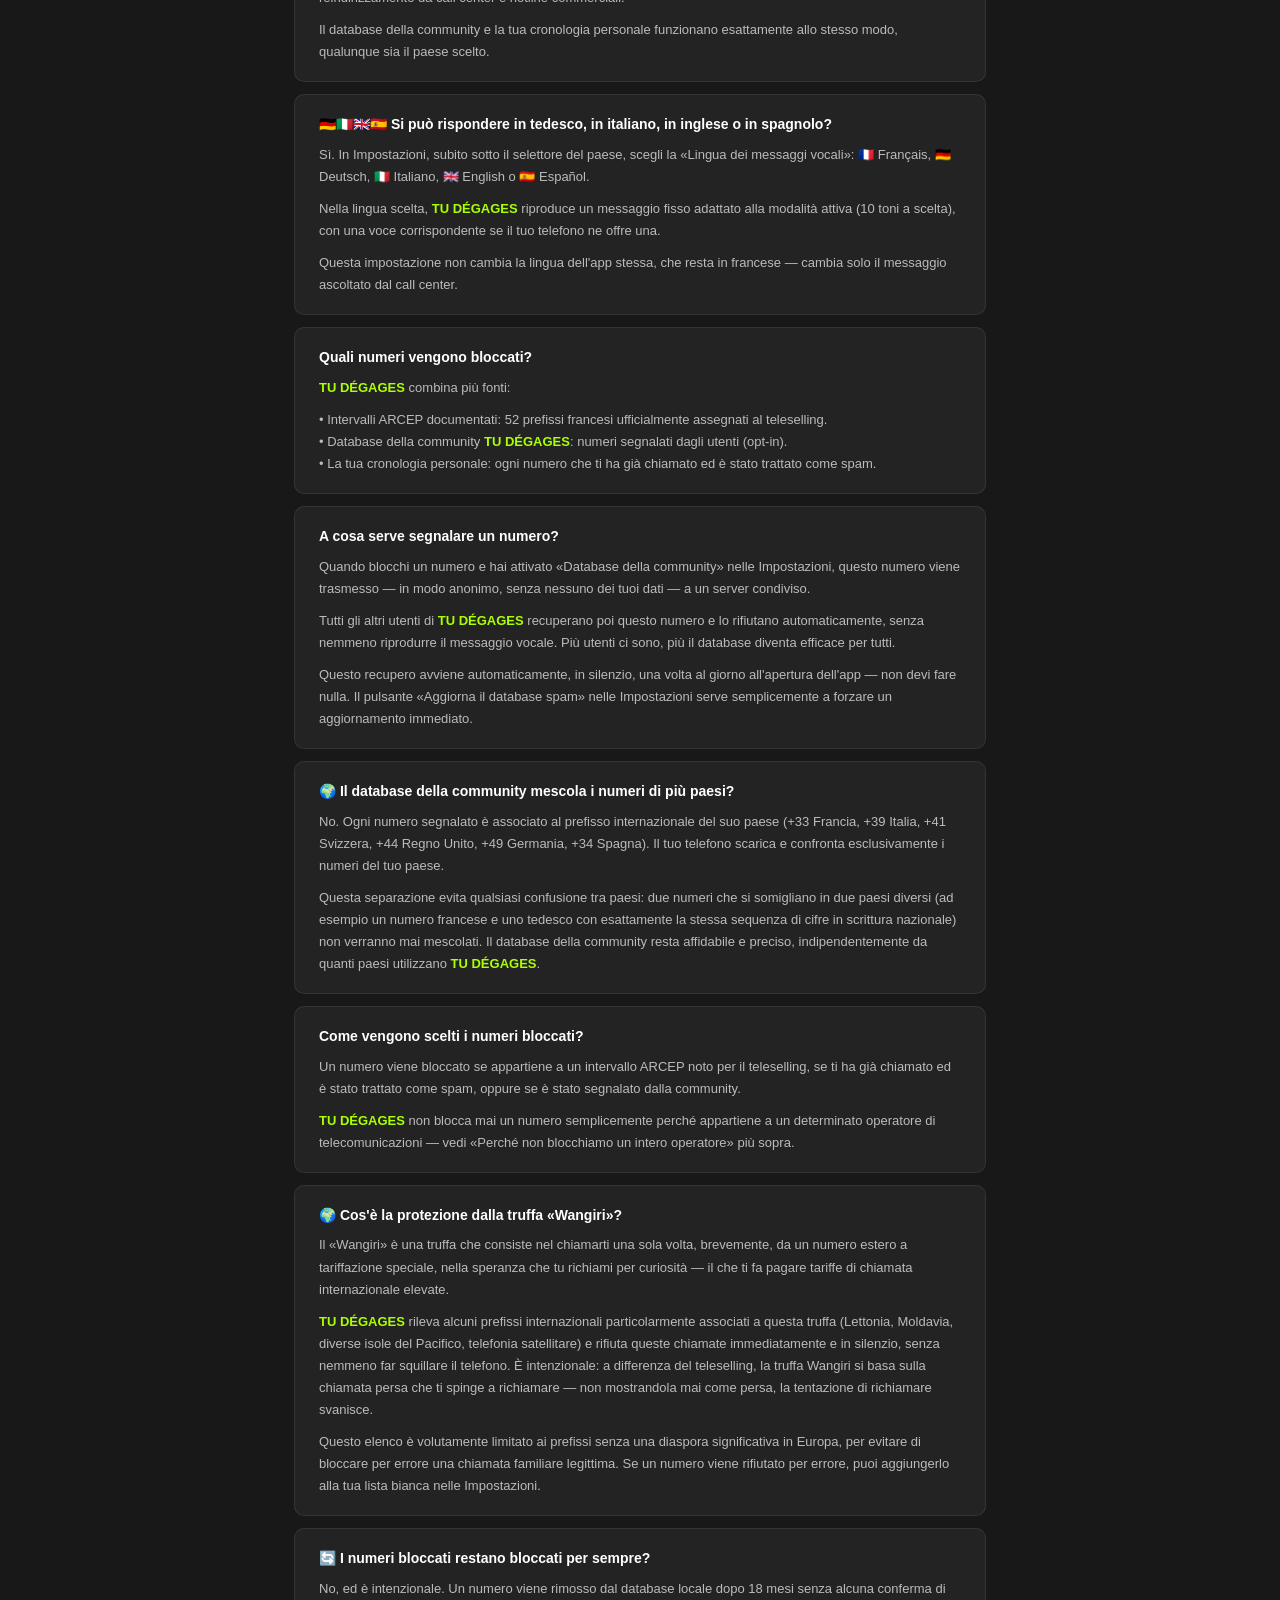
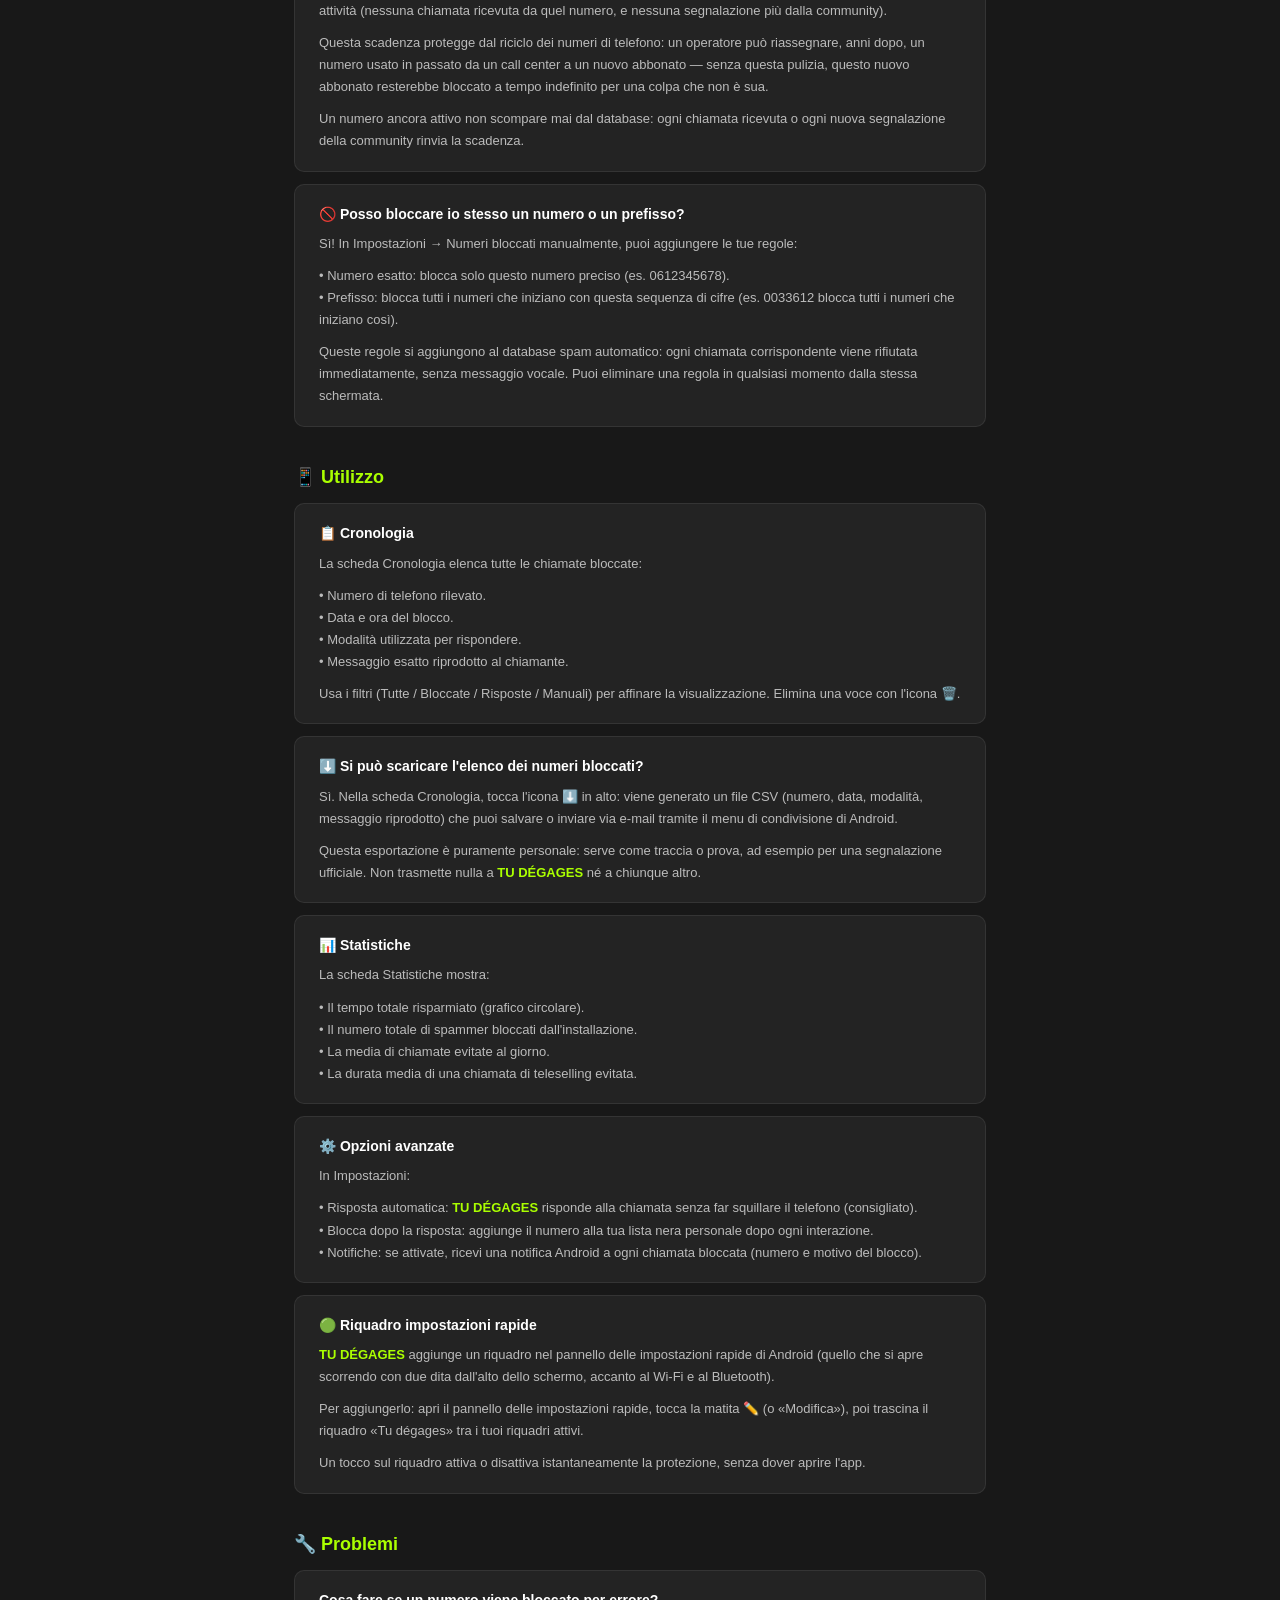
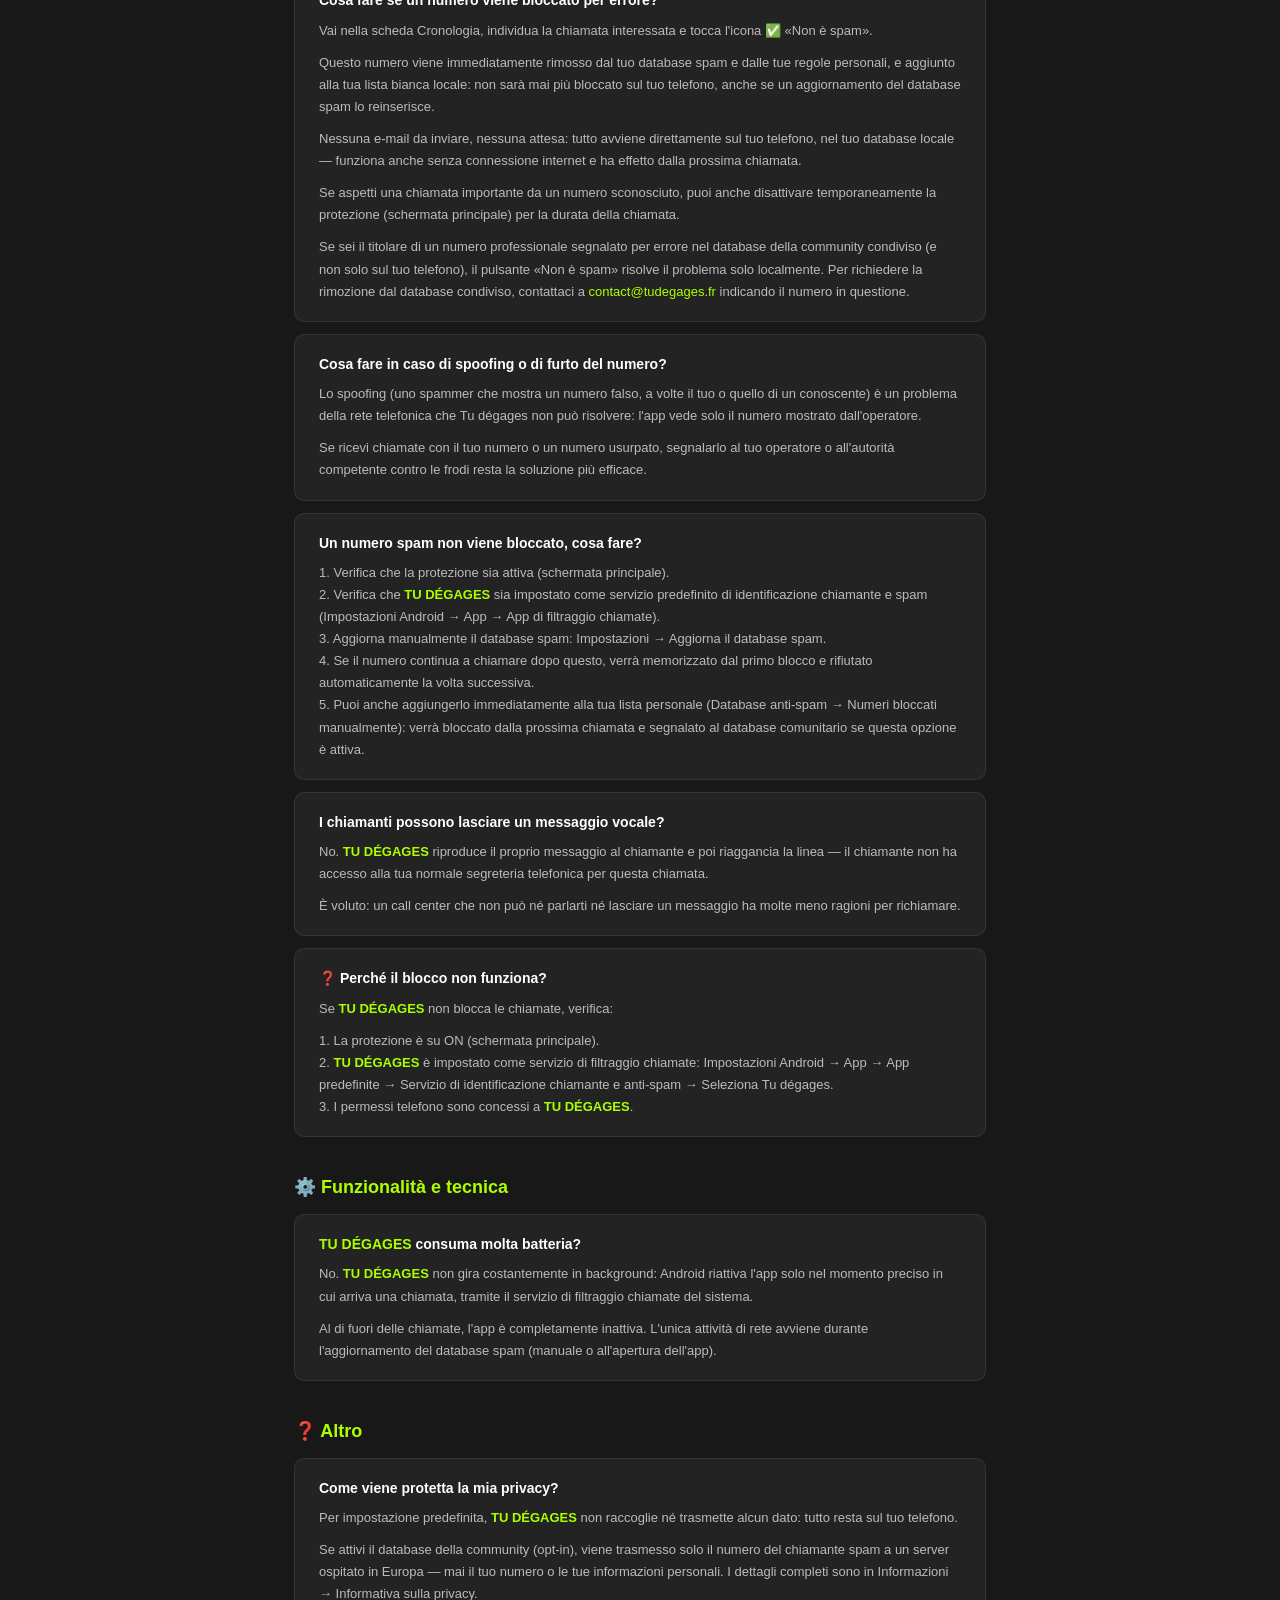
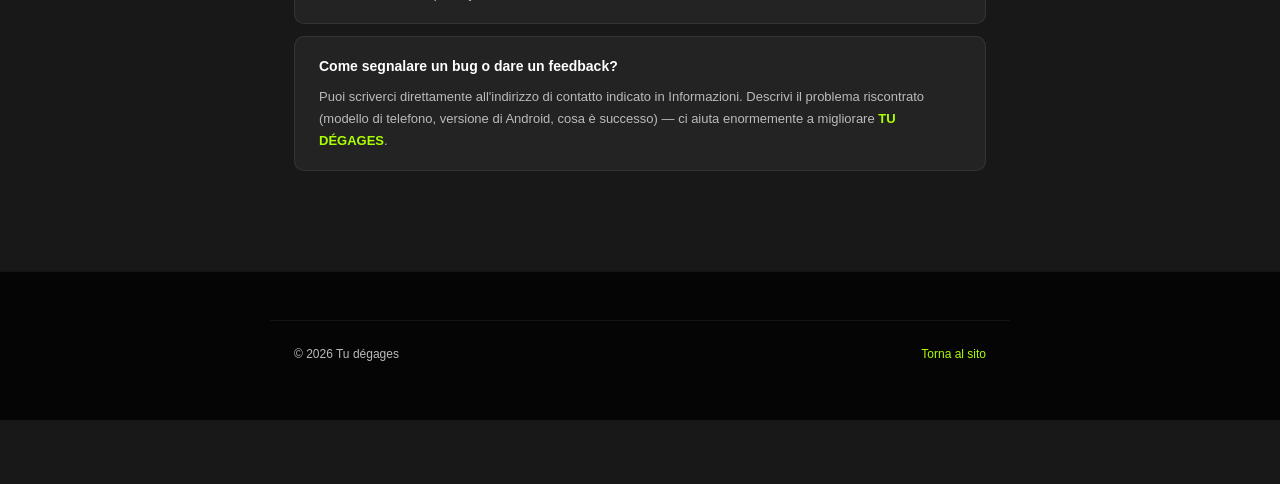
<file: docs/it/faq.html>
<!DOCTYPE html>
<html lang="it">
<head>
  <meta charset="UTF-8">
  <meta name="viewport" content="width=device-width, initial-scale=1.0">
  <title>FAQ - Domande frequenti — Tu dégages</title>
  <link rel="stylesheet" href="../css/style.css?v=11">
  <link rel="icon" href="data:image/svg+xml,<svg xmlns='http://www.w3.org/2000/svg' viewBox='0 0 100 100'><text y='.9em' font-size='90'>🤖</text></svg>">
  <link rel="alternate" hreflang="fr" href="https://tudegages.fr/faq.html">
  <link rel="alternate" hreflang="de" href="https://tudegages.fr/de/faq.html">
  <link rel="alternate" hreflang="it" href="https://tudegages.fr/it/faq.html">
  <link rel="alternate" hreflang="en" href="https://tudegages.fr/en/faq.html">
  <link rel="alternate" hreflang="es" href="https://tudegages.fr/es/faq.html">
  <link rel="alternate" hreflang="x-default" href="https://tudegages.fr/faq.html">
  <style>
    .privacy-content { max-width: 740px; margin: 0 auto; padding: 60px 24px 100px; }
    .privacy-content h1 { font-size: 32px; font-weight: 900; margin-bottom: 8px; }
    .privacy-content .updated { color: var(--text-secondary); font-size: 13px; margin-bottom: 48px; }
    .privacy-content h2 { font-size: 18px; font-weight: 700; margin: 36px 0 12px; color: var(--green); }
    .privacy-content .faq-grid { margin-bottom: 0; }
    .privacy-content .faq-card p { margin-bottom: 10px; }
    .privacy-content .faq-card p:last-child { margin-bottom: 0; }
  </style>
</head>
<body>

<nav>
  <a href="index.html" class="nav-logo">
    <img src="../img/robot.png" alt="" class="logo-icon">
    <span class="nav-logo-text">TU <span style="color:var(--green)">DÉGAGES</span> !</span>
  </a>
  <div class="nav-links">
    <a href="index.html">← Torna al sito</a>
  </div>
  <div class="nav-lang">
    <a href="/faq.html" lang="fr" hreflang="fr" title="Français"><img src="../img/flag-fr.svg" class="flag-icon" alt="FR"></a>
    <a href="/de/faq.html" lang="de" hreflang="de" title="Deutsch"><img src="../img/flag-de.svg" class="flag-icon" alt="DE"></a>
    <a href="/it/faq.html" class="active" lang="it" hreflang="it" title="Italiano"><img src="../img/flag-it.svg" class="flag-icon" alt="IT"></a>
    <a href="/en/faq.html" lang="en" hreflang="en" title="English"><img src="../img/flag-gb.svg" class="flag-icon" alt="GB"></a>
    <a href="/es/faq.html" lang="es" hreflang="es" title="Español"><img src="../img/flag-es.svg" class="flag-icon" alt="ES"></a>
  </div>
</nav>

<div class="privacy-content">
  <h1>FAQ - Domande frequenti</h1>

  <div class="faq-grid">
    <div class="faq-card reveal">
      <h4>⭐ Cosa è gratuito e cosa è Premium?</h4>
      <p>🆓 GRATIS, PER SEMPRE — la protezione:</p>
        <p>• Blocco automatico degli spam noti (database ARCEP/OFCOM + apprendimento dalla tua cronologia)<br>• Modalità di risposta Cortese<br>• Cronologia delle chiamate bloccate<br>• I tuoi contatti non vengono mai bloccati<br>• «Non è spam»: correzione di un blocco errato con un tap<br>• Notifiche a ogni chiamata bloccata</p>
        <p>La sicurezza e la protezione contro i falsi positivi non saranno MAI a pagamento.</p>
        <p>⭐ PREMIUM (1 €/mese o 10 €/anno) — comodità e personalizzazione:</p>
        <p>• Gli altri 9 toni di risposta (Pro, Amichevole, Diretto, Umorismo, Sarcastico, Troll, Robot, Freddo, Pungente)<br>• Personalizzazione completa dei messaggi (creatore, frasi personalizzate)<br>• Impostazioni vocali (voce, velocità, tono)<br>• Database della community (sincronizzazione e contributo)<br>• Blocco manuale di numeri e prefissi<br>• Esportazione CSV della cronologia<br>• Modalità Svizzera (numeri OFCOM)<br>• Risposte vocali in tedesco, italiano, inglese e spagnolo</p>
        <p>Un lucchetto 🔒 appare su ogni funzionalità Premium nell'app. Toccalo per vedere i dettagli dell'offerta in Impostazioni → «⭐ <span class="brand">Tu dégages</span> Premium».</p>
    </div>
    <div class="faq-card reveal">
      <h4>👤 I miei contatti possono essere bloccati per errore?</h4>
      <p>No. Se un numero che ti chiama corrisponde a un contatto salvato sul tuo telefono, Tu dégages lascia sempre passare la chiamata — anche se quel numero è presente nel database spam o nelle tue regole personalizzate.</p>
        <p>Questa verifica richiede l'autorizzazione di accesso ai contatti, richiesta al primo avvio dell'app.</p>
    </div>
    <div class="faq-card reveal">
      <h4>📞 Aspetto una richiamata da un numero sconosciuto (ordine, preventivo...): rischia di essere bloccata?</h4>
      <p>Il rischio è basso: un numero sconosciuto viene bloccato solo se compare nel database spam (prefissi noti, segnalazioni della community) o in una delle tue regole manuali — non un normale numero di assistenza clienti o di un corriere.</p>
        <p>Se la chiamata viene comunque bloccata, resta visibile nella scheda Cronologia con numero e orario: puoi richiamare, poi toccare ✅ «Non è spam» perché non venga mai più bloccato.</p>
        <p>Se aspetti una chiamata importante e preferisci non correre rischi, disattiva temporaneamente la protezione dalla schermata principale per la durata della chiamata, poi riattivala.</p>
    </div>
    <div class="faq-card reveal">
      <h4>🛡️ A cosa serve <span class="brand">Tu dégages</span>?</h4>
      <p><span class="brand">Tu dégages</span> intercetta automaticamente le chiamate provenienti da numeri di call center conosciuti, riproduce loro un messaggio vocale, poi riaggancia — senza che il tuo telefono abbia squillato.</p>
        <p>Risparmi tempo ed energia non dovendo più rispondere per sentire un robot proporti una cucina componibile.</p>
    </div>
    <div class="faq-card reveal">
      <h4>🎯 Perché non blocchiamo «un intero operatore»?</h4>
      <p>Alcune app concorrenti dichiarano di bloccare in blocco i numeri appartenenti a operatori VoIP (Aircall, Vonage, Manifone, Tata Communications, CM Telecom, ecc.).</p>
        <p><span class="brand">Tu dégages</span> ha fatto la scelta opposta, ed ecco perché:</p>
        <p>Questi operatori sono fornitori VoIP generalisti, non «operatori spam». Sono utilizzati:<br>❌ da call center per il teleselling,<br>✅ ma anche da aziende legittime: assistenza clienti, consegne, appuntamenti medici, artigiani, ecc.</p>
        <p>Se bloccassimo «tutto Aircall» o «tutto Vonage», bloccheremmo anche queste chiamate legittime — alto rischio di falsi positivi e reclami («perché il mio corriere non riesce a chiamarmi?!»).</p>
        <p>L'approccio giusto è quello che abbiamo costruito: il database della community (vedi sotto) cattura i numeri effettivamente segnalati come spam dagli utenti, indipendentemente dall'operatore dietro di essi — senza mai bloccare gli usi legittimi dello stesso operatore.</p>
        <p><span class="brand">Tu dégages</span> preferisce un blocco preciso e affidabile piuttosto che un rifiuto generico fatto per fare colpo.</p>
    </div>
    <div class="faq-card reveal">
      <h4>🔁 Un numero mi richiama più volte in poco tempo: cosa succede?</h4>
      <p>È una tecnica frequente dei call center: richiamano più volte di seguito se non rispondi, a volte con numeri non ancora noti come spam.</p>
        <p><span class="brand">Tu dégages</span> rileva automaticamente queste raffiche: se lo stesso numero sconosciuto ti chiama 3 o più volte in meno di 30 minuti, viene aggiunto automaticamente al tuo database spam personale e tutte le sue chiamate successive vengono rifiutate silenziosamente.</p>
        <p>Questo meccanismo riguarda solo i numeri che chiamano a raffica — una chiamata isolata di un corriere, di un medico o di un conoscente non viene mai influenzata. E come sempre, se un numero viene bloccato per errore, l'icona ✅ «Non è spam» nella Cronologia permette di sbloccarlo con un tap.</p>
    </div>
    <div class="faq-card reveal">
      <h4>⚡ Avvio rapido</h4>
      <p>1. Apri <span class="brand">Tu dégages</span>.<br>2. Assicurati che il pulsante di protezione sia su ON (verde) nella schermata principale.<br>3. Tutto qui. Tu dégages lavora in background.</p>
    </div>
    <div class="faq-card reveal">
      <h4>🎭 I 10 modi di risposta</h4>
      <p>Apri la scheda «Risposte» per scegliere il tono della risposta:</p>
        <p>😇 Cortese — risposta cortese ma ferma. Ideale se preferisci restare discreto.</p>
        <p>💼 Pro — tono formale e curato, come un vero servizio clienti aziendale.</p>
        <p>😊 Amichevole — caloroso e simpatico, per dire no senza mai urtare nessuno.</p>
        <p>⚡ Diretto — breve e senza giri di parole, il minimo necessario.</p>
        <p>😂 Umorismo — un tocco di assurdo per allentare la tensione.</p>
        <p>😏 Sarcastico — risposta scherzosa. Per i call center che meritano un po' di ironia.</p>
        <p>😈 Troll — una falsa procedura assurda che fa perdere tempo e denaro ai più tenaci.</p>
        <p>🤖 Robot — risposta fredda e automatizzata, calcolata in percentuale.</p>
        <p>🥶 Freddo — minimo, senza giustificazioni né superfluo.</p>
        <p>🔥 Pungente — senza giri di parole, quasi pungente, per i più insistenti.</p>
    </div>
    <div class="faq-card reveal">
      <h4>💬 Personalizzare i messaggi</h4>
      <p>In Impostazioni → Personalizza le risposte, puoi:</p>
        <p>• Attivare o disattivare ogni frase esistente.<br>• Aggiungere le tue frasi personalizzate.<br>• Usare il Creatore di messaggi per comporre un messaggio in 3 parti: saluto + corpo + conclusione.</p>
    </div>
    <div class="faq-card reveal">
      <h4>🎙️ Impostazioni vocali</h4>
      <p>In Impostazioni → Impostazioni vocali:</p>
        <p>• Scegli la voce (in base alle voci installate sul tuo telefono).<br>• Regola la velocità di lettura (da lenta a veloce).<br>• Modifica il tono della voce (grave o acuto).<br>• Prova il risultato con il pulsante di anteprima.</p>
    </div>
  </div>

  <h2>📋 Database dei numeri bloccati</h2>
  <div class="faq-grid">
    <div class="faq-card reveal">
      <h4>🇫🇷🇨🇭 <span class="brand">Tu dégages</span> funziona in Svizzera?</h4>
      <p>Sì! In Impostazioni, scegli il tuo paese (🇫🇷 Francia o 🇨🇭 Svizzera) in cima all'elenco.</p>
        <p>In Svizzera, <span class="brand">Tu dégages</span> rileva in particolare:</p>
        <p>• I numeri a valore aggiunto (0900, 0901, 0906) — business, marketing e intrattenimento, assegnati individualmente dall'OFCOM.<br>• I numeri aziendali nazionali a costo condiviso (0840, 0842, 0844, 0848, 0878) — spesso usati come numeri di reindirizzamento da call center e hotline commerciali.</p>
        <p>Il database della community e la tua cronologia personale funzionano esattamente allo stesso modo, qualunque sia il paese scelto.</p>
    </div>
    <div class="faq-card reveal">
      <h4>🇩🇪🇮🇹🇬🇧🇪🇸 Si può rispondere in tedesco, in italiano, in inglese o in spagnolo?</h4>
      <p>Sì. In Impostazioni, subito sotto il selettore del paese, scegli la «Lingua dei messaggi vocali»: 🇫🇷 Français, 🇩🇪 Deutsch, 🇮🇹 Italiano, 🇬🇧 English o 🇪🇸 Español.</p>
        <p>Nella lingua scelta, <span class="brand">Tu dégages</span> riproduce un messaggio fisso adattato alla modalità attiva (10 toni a scelta), con una voce corrispondente se il tuo telefono ne offre una.</p>
        <p>Questa impostazione non cambia la lingua dell'app stessa, che resta in francese — cambia solo il messaggio ascoltato dal call center.</p>
    </div>
    <div class="faq-card reveal">
      <h4>Quali numeri vengono bloccati?</h4>
      <p><span class="brand">Tu dégages</span> combina più fonti:</p>
        <p>• Intervalli ARCEP documentati: 52 prefissi francesi ufficialmente assegnati al teleselling.<br>• Database della community <span class="brand">Tu dégages</span>: numeri segnalati dagli utenti (opt-in).<br>• La tua cronologia personale: ogni numero che ti ha già chiamato ed è stato trattato come spam.</p>
    </div>
    <div class="faq-card reveal">
      <h4>A cosa serve segnalare un numero?</h4>
      <p>Quando blocchi un numero e hai attivato «Database della community» nelle Impostazioni, questo numero viene trasmesso — in modo anonimo, senza nessuno dei tuoi dati — a un server condiviso.</p>
        <p>Tutti gli altri utenti di <span class="brand">Tu dégages</span> recuperano poi questo numero e lo rifiutano automaticamente, senza nemmeno riprodurre il messaggio vocale. Più utenti ci sono, più il database diventa efficace per tutti.</p>
        <p>Questo recupero avviene automaticamente, in silenzio, una volta al giorno all'apertura dell'app — non devi fare nulla. Il pulsante «Aggiorna il database spam» nelle Impostazioni serve semplicemente a forzare un aggiornamento immediato.</p>
    </div>
    <div class="faq-card reveal">
      <h4>🌍 Il database della community mescola i numeri di più paesi?</h4>
      <p>No. Ogni numero segnalato è associato al prefisso internazionale del suo paese (+33 Francia, +39 Italia, +41 Svizzera, +44 Regno Unito, +49 Germania, +34 Spagna). Il tuo telefono scarica e confronta esclusivamente i numeri del tuo paese.</p>
        <p>Questa separazione evita qualsiasi confusione tra paesi: due numeri che si somigliano in due paesi diversi (ad esempio un numero francese e uno tedesco con esattamente la stessa sequenza di cifre in scrittura nazionale) non verranno mai mescolati. Il database della community resta affidabile e preciso, indipendentemente da quanti paesi utilizzano <span class="brand">Tu dégages</span>.</p>
    </div>
    <div class="faq-card reveal">
      <h4>Come vengono scelti i numeri bloccati?</h4>
      <p>Un numero viene bloccato se appartiene a un intervallo ARCEP noto per il teleselling, se ti ha già chiamato ed è stato trattato come spam, oppure se è stato segnalato dalla community.</p>
        <p><span class="brand">Tu dégages</span> non blocca mai un numero semplicemente perché appartiene a un determinato operatore di telecomunicazioni — vedi «Perché non blocchiamo un intero operatore» più sopra.</p>
    </div>
    <div class="faq-card reveal">
      <h4>🌍 Cos'è la protezione dalla truffa «Wangiri»?</h4>
      <p>Il «Wangiri» è una truffa che consiste nel chiamarti una sola volta, brevemente, da un numero estero a tariffazione speciale, nella speranza che tu richiami per curiosità — il che ti fa pagare tariffe di chiamata internazionale elevate.</p>
        <p><span class="brand">Tu dégages</span> rileva alcuni prefissi internazionali particolarmente associati a questa truffa (Lettonia, Moldavia, diverse isole del Pacifico, telefonia satellitare) e rifiuta queste chiamate immediatamente e in silenzio, senza nemmeno far squillare il telefono. È intenzionale: a differenza del teleselling, la truffa Wangiri si basa sulla chiamata persa che ti spinge a richiamare — non mostrandola mai come persa, la tentazione di richiamare svanisce.</p>
        <p>Questo elenco è volutamente limitato ai prefissi senza una diaspora significativa in Europa, per evitare di bloccare per errore una chiamata familiare legittima. Se un numero viene rifiutato per errore, puoi aggiungerlo alla tua lista bianca nelle Impostazioni.</p>
    </div>
    <div class="faq-card reveal">
      <h4>🔄 I numeri bloccati restano bloccati per sempre?</h4>
      <p>No, ed è intenzionale. Un numero viene rimosso dal database locale dopo 18 mesi senza alcuna conferma di attività (nessuna chiamata ricevuta da quel numero, e nessuna segnalazione più dalla community).</p>
        <p>Questa scadenza protegge dal riciclo dei numeri di telefono: un operatore può riassegnare, anni dopo, un numero usato in passato da un call center a un nuovo abbonato — senza questa pulizia, questo nuovo abbonato resterebbe bloccato a tempo indefinito per una colpa che non è sua.</p>
        <p>Un numero ancora attivo non scompare mai dal database: ogni chiamata ricevuta o ogni nuova segnalazione della community rinvia la scadenza.</p>
    </div>
    <div class="faq-card reveal">
      <h4>🚫 Posso bloccare io stesso un numero o un prefisso?</h4>
      <p>Sì! In Impostazioni → Numeri bloccati manualmente, puoi aggiungere le tue regole:</p>
        <p>• Numero esatto: blocca solo questo numero preciso (es. 0612345678).<br>• Prefisso: blocca tutti i numeri che iniziano con questa sequenza di cifre (es. 0033612 blocca tutti i numeri che iniziano così).</p>
        <p>Queste regole si aggiungono al database spam automatico: ogni chiamata corrispondente viene rifiutata immediatamente, senza messaggio vocale. Puoi eliminare una regola in qualsiasi momento dalla stessa schermata.</p>
    </div>
  </div>

  <h2>📱 Utilizzo</h2>
  <div class="faq-grid">
    <div class="faq-card reveal">
      <h4>📋 Cronologia</h4>
      <p>La scheda Cronologia elenca tutte le chiamate bloccate:</p>
        <p>• Numero di telefono rilevato.<br>• Data e ora del blocco.<br>• Modalità utilizzata per rispondere.<br>• Messaggio esatto riprodotto al chiamante.</p>
        <p>Usa i filtri (Tutte / Bloccate / Risposte / Manuali) per affinare la visualizzazione. Elimina una voce con l'icona 🗑️.</p>
    </div>
    <div class="faq-card reveal">
      <h4>⬇️ Si può scaricare l'elenco dei numeri bloccati?</h4>
      <p>Sì. Nella scheda Cronologia, tocca l'icona ⬇️ in alto: viene generato un file CSV (numero, data, modalità, messaggio riprodotto) che puoi salvare o inviare via e-mail tramite il menu di condivisione di Android.</p>
        <p>Questa esportazione è puramente personale: serve come traccia o prova, ad esempio per una segnalazione ufficiale. Non trasmette nulla a <span class="brand">Tu dégages</span> né a chiunque altro.</p>
    </div>
    <div class="faq-card reveal">
      <h4>📊 Statistiche</h4>
      <p>La scheda Statistiche mostra:</p>
        <p>• Il tempo totale risparmiato (grafico circolare).<br>• Il numero totale di spammer bloccati dall'installazione.<br>• La media di chiamate evitate al giorno.<br>• La durata media di una chiamata di teleselling evitata.</p>
    </div>
    <div class="faq-card reveal">
      <h4>⚙️ Opzioni avanzate</h4>
      <p>In Impostazioni:</p>
        <p>• Risposta automatica: <span class="brand">Tu dégages</span> risponde alla chiamata senza far squillare il telefono (consigliato).<br>• Blocca dopo la risposta: aggiunge il numero alla tua lista nera personale dopo ogni interazione.<br>• Notifiche: se attivate, ricevi una notifica Android a ogni chiamata bloccata (numero e motivo del blocco).</p>
    </div>
    <div class="faq-card reveal">
      <h4>🟢 Riquadro impostazioni rapide</h4>
      <p><span class="brand">Tu dégages</span> aggiunge un riquadro nel pannello delle impostazioni rapide di Android (quello che si apre scorrendo con due dita dall'alto dello schermo, accanto al Wi-Fi e al Bluetooth).</p>
        <p>Per aggiungerlo: apri il pannello delle impostazioni rapide, tocca la matita ✏️ (o «Modifica»), poi trascina il riquadro «Tu dégages» tra i tuoi riquadri attivi.</p>
        <p>Un tocco sul riquadro attiva o disattiva istantaneamente la protezione, senza dover aprire l'app.</p>
    </div>
  </div>

  <h2>🔧 Problemi</h2>
  <div class="faq-grid">
    <div class="faq-card reveal">
      <h4>Cosa fare se un numero viene bloccato per errore?</h4>
      <p>Vai nella scheda Cronologia, individua la chiamata interessata e tocca l'icona ✅ «Non è spam».</p>
        <p>Questo numero viene immediatamente rimosso dal tuo database spam e dalle tue regole personali, e aggiunto alla tua lista bianca locale: non sarà mai più bloccato sul tuo telefono, anche se un aggiornamento del database spam lo reinserisce.</p>
        <p>Nessuna e-mail da inviare, nessuna attesa: tutto avviene direttamente sul tuo telefono, nel tuo database locale — funziona anche senza connessione internet e ha effetto dalla prossima chiamata.</p>
        <p>Se aspetti una chiamata importante da un numero sconosciuto, puoi anche disattivare temporaneamente la protezione (schermata principale) per la durata della chiamata.</p>
        <p>Se sei il titolare di un numero professionale segnalato per errore nel database della community condiviso (e non solo sul tuo telefono), il pulsante «Non è spam» risolve il problema solo localmente. Per richiedere la rimozione dal database condiviso, contattaci a <a href="mailto:contact@tudegages.fr">contact@tudegages.fr</a> indicando il numero in questione.</p>
    </div>
    <div class="faq-card reveal">
      <h4>Cosa fare in caso di spoofing o di furto del numero?</h4>
      <p>Lo spoofing (uno spammer che mostra un numero falso, a volte il tuo o quello di un conoscente) è un problema della rete telefonica che Tu dégages non può risolvere: l'app vede solo il numero mostrato dall'operatore.</p>
        <p>Se ricevi chiamate con il tuo numero o un numero usurpato, segnalarlo al tuo operatore o all'autorità competente contro le frodi resta la soluzione più efficace.</p>
    </div>
    <div class="faq-card reveal">
      <h4>Un numero spam non viene bloccato, cosa fare?</h4>
      <p>1. Verifica che la protezione sia attiva (schermata principale).<br>2. Verifica che <span class="brand">Tu dégages</span> sia impostato come servizio predefinito di identificazione chiamante e spam (Impostazioni Android → App → App di filtraggio chiamate).<br>3. Aggiorna manualmente il database spam: Impostazioni → Aggiorna il database spam.<br>4. Se il numero continua a chiamare dopo questo, verrà memorizzato dal primo blocco e rifiutato automaticamente la volta successiva.<br>5. Puoi anche aggiungerlo immediatamente alla tua lista personale (Database anti-spam → Numeri bloccati manualmente): verrà bloccato dalla prossima chiamata e segnalato al database comunitario se questa opzione è attiva.</p>
    </div>
    <div class="faq-card reveal">
      <h4>I chiamanti possono lasciare un messaggio vocale?</h4>
      <p>No. <span class="brand">Tu dégages</span> riproduce il proprio messaggio al chiamante e poi riaggancia la linea — il chiamante non ha accesso alla tua normale segreteria telefonica per questa chiamata.</p>
        <p>È voluto: un call center che non può né parlarti né lasciare un messaggio ha molte meno ragioni per richiamare.</p>
    </div>
    <div class="faq-card reveal">
      <h4>❓ Perché il blocco non funziona?</h4>
      <p>Se <span class="brand">Tu dégages</span> non blocca le chiamate, verifica:</p>
        <p>1. La protezione è su ON (schermata principale).<br>2. <span class="brand">Tu dégages</span> è impostato come servizio di filtraggio chiamate: Impostazioni Android → App → App predefinite → Servizio di identificazione chiamante e anti-spam → Seleziona Tu dégages.<br>3. I permessi telefono sono concessi a <span class="brand">Tu dégages</span>.</p>
    </div>
  </div>

  <h2>⚙️ Funzionalità e tecnica</h2>
  <div class="faq-grid">
    <div class="faq-card reveal">
      <h4><span class="brand">Tu dégages</span> consuma molta batteria?</h4>
      <p>No. <span class="brand">Tu dégages</span> non gira costantemente in background: Android riattiva l'app solo nel momento preciso in cui arriva una chiamata, tramite il servizio di filtraggio chiamate del sistema.</p>
        <p>Al di fuori delle chiamate, l'app è completamente inattiva. L'unica attività di rete avviene durante l'aggiornamento del database spam (manuale o all'apertura dell'app).</p>
    </div>
  </div>

  <h2>❓ Altro</h2>
  <div class="faq-grid">
    <div class="faq-card reveal">
      <h4>Come viene protetta la mia privacy?</h4>
      <p>Per impostazione predefinita, <span class="brand">Tu dégages</span> non raccoglie né trasmette alcun dato: tutto resta sul tuo telefono.</p>
        <p>Se attivi il database della community (opt-in), viene trasmesso solo il numero del chiamante spam a un server ospitato in Europa — mai il tuo numero o le tue informazioni personali. I dettagli completi sono in Informazioni → Informativa sulla privacy.</p>
    </div>
    <div class="faq-card reveal">
      <h4>Come segnalare un bug o dare un feedback?</h4>
      <p>Puoi scriverci direttamente all'indirizzo di contatto indicato in Informazioni. Descrivi il problema riscontrato (modello di telefono, versione di Android, cosa è successo) — ci aiuta enormemente a migliorare <span class="brand">Tu dégages</span>.</p>
    </div>
  </div>
</div>

<footer>
  <div class="footer-bottom" style="max-width:740px;margin:0 auto;border-top:1px solid rgba(255,255,255,0.06);padding:24px 24px;">
    <p>© 2026 Tu dégages</p>
    <p><a href="index.html">Torna al sito</a></p>
  </div>
</footer>

<!-- ── BARRE DE NAVIGATION FIXE ────────────────────────────────────────── -->
<nav class="app-bottom-nav">
  <a href="index.html" class="app-nav-item">
    <span class="app-nav-icon">🏠</span>
    <span>Home</span>
  </a>
  <a href="index.html#modes" class="app-nav-item">
    <span class="app-nav-icon">🛡️</span>
    <span>Protezione</span>
  </a>
  <a href="index.html#base-spam" class="app-nav-item">
    <span class="app-nav-icon">🕐</span>
    <span>Cronologia</span>
  </a>
  <a href="index.html#communaute" class="app-nav-item">
    <span class="app-nav-icon">👤</span>
    <span>Profilo</span>
  </a>
</nav>

<script>
const revealEls = document.querySelectorAll('.reveal');
if ('IntersectionObserver' in window) {
  const revealObserver = new IntersectionObserver((entries, observer) => {
    entries.forEach(entry => {
      if (entry.isIntersecting) {
        entry.target.classList.add('visible');
        observer.unobserve(entry.target);
      }
    });
  }, { threshold: 0.15 });
  revealEls.forEach(el => revealObserver.observe(el));
} else {
  revealEls.forEach(el => el.classList.add('visible'));
}
</script>
</body>
</html>
</file>
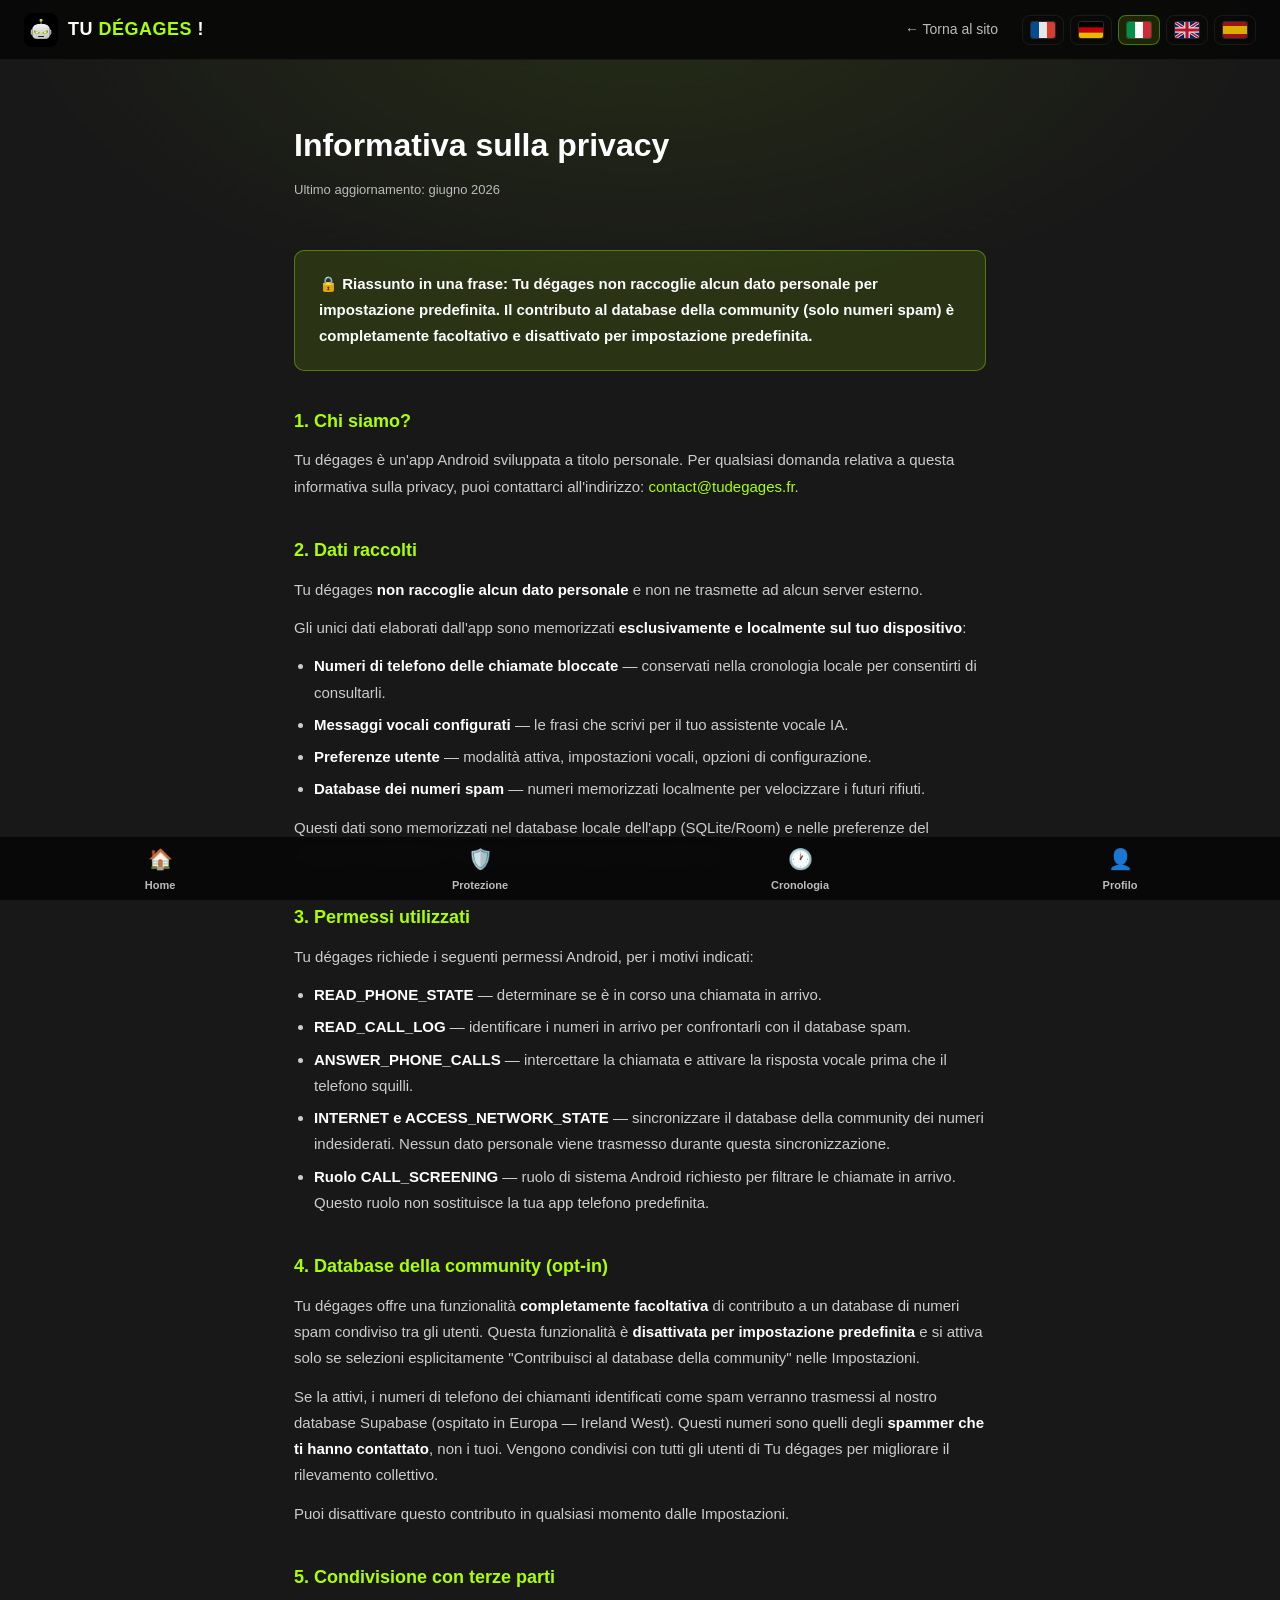
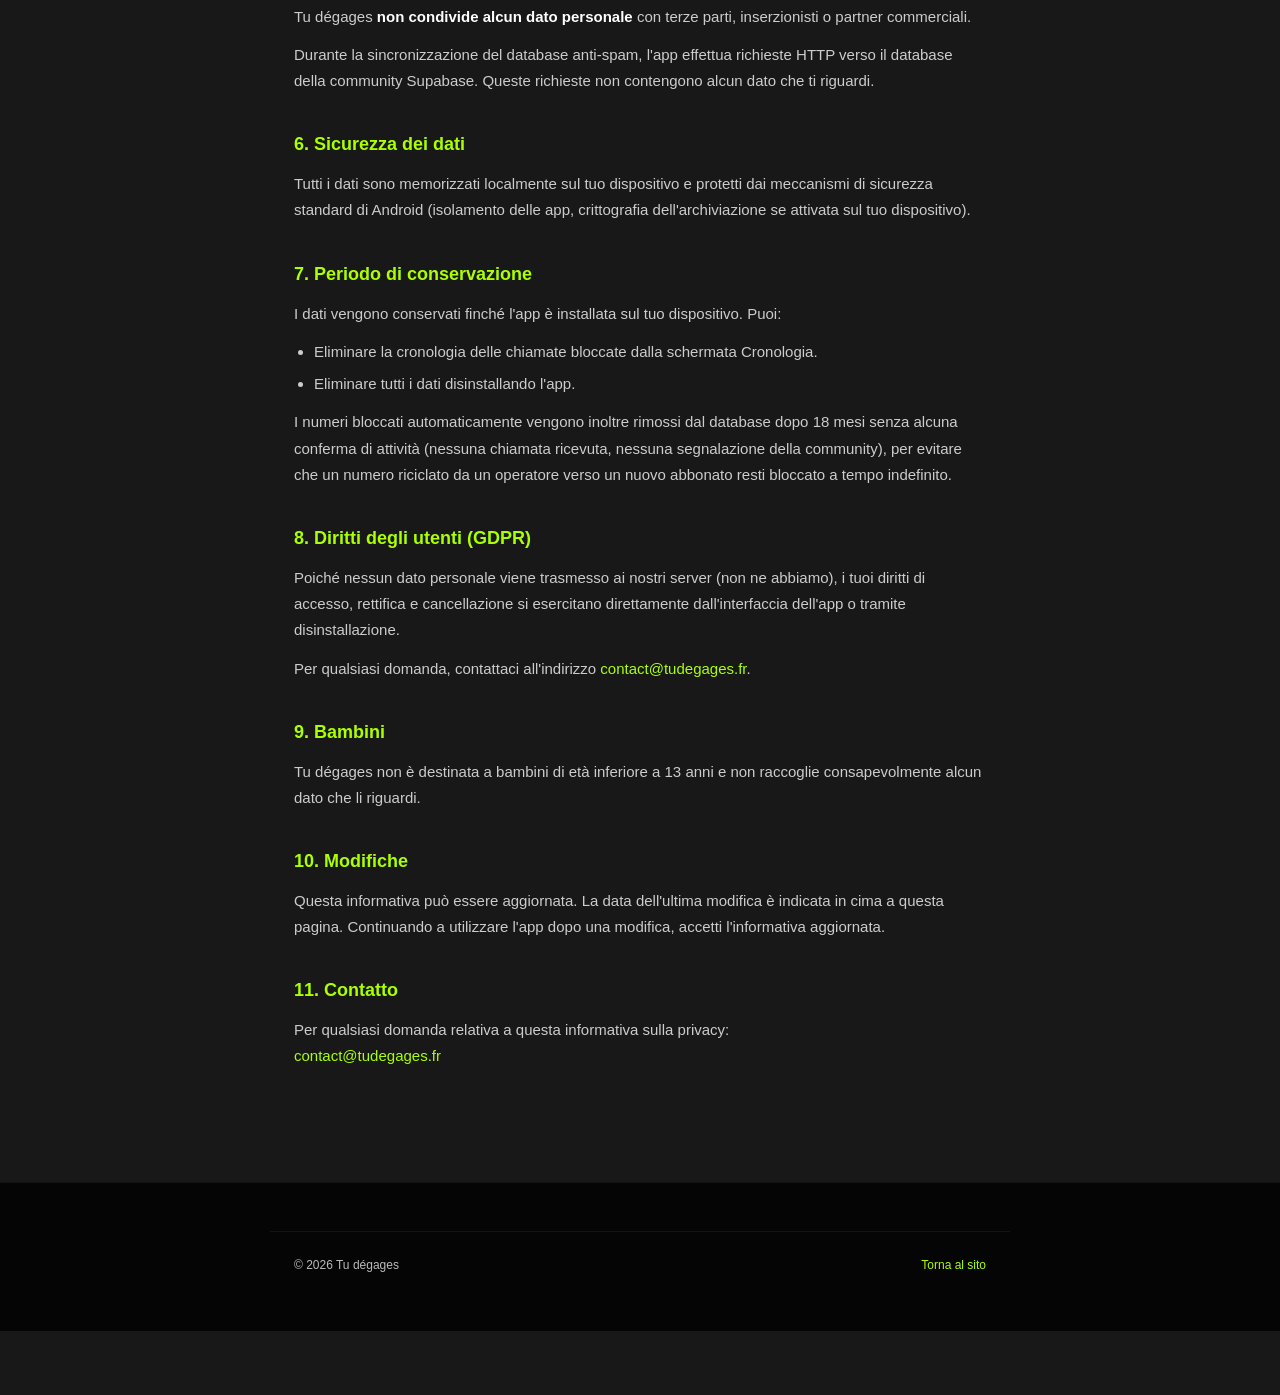
<file: docs/it/privacy.html>
<!DOCTYPE html>
<html lang="it">
<head>
  <meta charset="UTF-8">
  <meta name="viewport" content="width=device-width, initial-scale=1.0">
  <title>Informativa sulla privacy — Tu dégages</title>
  <link rel="stylesheet" href="../css/style.css?v=11">
  <link rel="icon" href="data:image/svg+xml,<svg xmlns='http://www.w3.org/2000/svg' viewBox='0 0 100 100'><text y='.9em' font-size='90'>🤖</text></svg>">
  <link rel="alternate" hreflang="fr" href="https://tudegages.fr/privacy.html">
  <link rel="alternate" hreflang="de" href="https://tudegages.fr/de/privacy.html">
  <link rel="alternate" hreflang="it" href="https://tudegages.fr/it/privacy.html">
  <link rel="alternate" hreflang="en" href="https://tudegages.fr/en/privacy.html">
  <link rel="alternate" hreflang="es" href="https://tudegages.fr/es/privacy.html">
  <link rel="alternate" hreflang="x-default" href="https://tudegages.fr/privacy.html">
  <style>
    .privacy-content { max-width: 740px; margin: 0 auto; padding: 60px 24px 100px; }
    .privacy-content h1 { font-size: 32px; font-weight: 900; margin-bottom: 8px; }
    .privacy-content .updated { color: var(--text-secondary); font-size: 13px; margin-bottom: 48px; }
    .privacy-content h2 { font-size: 18px; font-weight: 700; margin: 36px 0 12px; color: var(--green); }
    .privacy-content p, .privacy-content li { font-size: 15px; color: #ccc; line-height: 1.75; margin-bottom: 12px; }
    .privacy-content ul { padding-left: 20px; margin-bottom: 12px; }
    .privacy-content li { margin-bottom: 6px; }
    .privacy-content strong { color: var(--text); }
    .privacy-content a { color: var(--green); }
    .highlight-box {
      background: var(--green-dim);
      border: 1px solid var(--green-border);
      border-radius: var(--radius-sm);
      padding: 20px 24px;
      margin: 32px 0;
    }
    .highlight-box p { color: var(--text); margin-bottom: 0; font-weight: 600; }
  </style>
</head>
<body>

<nav>
  <a href="index.html" class="nav-logo">
    <img src="../img/robot.png" alt="" class="logo-icon">
    <span class="nav-logo-text">TU <span style="color:var(--green)">DÉGAGES</span> !</span>
  </a>
  <div class="nav-links">
    <a href="index.html">← Torna al sito</a>
  </div>
  <div class="nav-lang">
    <a href="/privacy.html" lang="fr" hreflang="fr" title="Français"><img src="../img/flag-fr.svg" class="flag-icon" alt="FR"></a>
    <a href="/de/privacy.html" lang="de" hreflang="de" title="Deutsch"><img src="../img/flag-de.svg" class="flag-icon" alt="DE"></a>
    <a href="/it/privacy.html" class="active" lang="it" hreflang="it" title="Italiano"><img src="../img/flag-it.svg" class="flag-icon" alt="IT"></a>
    <a href="/en/privacy.html" lang="en" hreflang="en" title="English"><img src="../img/flag-gb.svg" class="flag-icon" alt="GB"></a>
    <a href="/es/privacy.html" lang="es" hreflang="es" title="Español"><img src="../img/flag-es.svg" class="flag-icon" alt="ES"></a>
  </div>
</nav>

<div class="privacy-content">
  <h1>Informativa sulla privacy</h1>
  <p class="updated">Ultimo aggiornamento: giugno 2026</p>

  <div class="highlight-box">
    <p>🔒 Riassunto in una frase: Tu dégages non raccoglie alcun dato personale per impostazione predefinita. Il contributo al database della community (solo numeri spam) è completamente facoltativo e disattivato per impostazione predefinita.</p>
  </div>

  <h2>1. Chi siamo?</h2>
  <p>Tu dégages è un'app Android sviluppata a titolo personale. Per qualsiasi domanda relativa a questa informativa sulla privacy, puoi contattarci all'indirizzo: <a href="mailto:contact@tudegages.fr">contact@tudegages.fr</a>.</p>

  <h2>2. Dati raccolti</h2>
  <p>Tu dégages <strong>non raccoglie alcun dato personale</strong> e non ne trasmette ad alcun server esterno.</p>
  <p>Gli unici dati elaborati dall'app sono memorizzati <strong>esclusivamente e localmente sul tuo dispositivo</strong>:</p>
  <ul>
    <li><strong>Numeri di telefono delle chiamate bloccate</strong> — conservati nella cronologia locale per consentirti di consultarli.</li>
    <li><strong>Messaggi vocali configurati</strong> — le frasi che scrivi per il tuo assistente vocale IA.</li>
    <li><strong>Preferenze utente</strong> — modalità attiva, impostazioni vocali, opzioni di configurazione.</li>
    <li><strong>Database dei numeri spam</strong> — numeri memorizzati localmente per velocizzare i futuri rifiuti.</li>
  </ul>
  <p>Questi dati sono memorizzati nel database locale dell'app (SQLite/Room) e nelle preferenze del dispositivo (DataStore). Vengono eliminati quando disinstalli l'app.</p>

  <h2>3. Permessi utilizzati</h2>
  <p>Tu dégages richiede i seguenti permessi Android, per i motivi indicati:</p>
  <ul>
    <li><strong>READ_PHONE_STATE</strong> — determinare se è in corso una chiamata in arrivo.</li>
    <li><strong>READ_CALL_LOG</strong> — identificare i numeri in arrivo per confrontarli con il database spam.</li>
    <li><strong>ANSWER_PHONE_CALLS</strong> — intercettare la chiamata e attivare la risposta vocale prima che il telefono squilli.</li>
    <li><strong>INTERNET e ACCESS_NETWORK_STATE</strong> — sincronizzare il database della community dei numeri indesiderati. Nessun dato personale viene trasmesso durante questa sincronizzazione.</li>
    <li><strong>Ruolo CALL_SCREENING</strong> — ruolo di sistema Android richiesto per filtrare le chiamate in arrivo. Questo ruolo non sostituisce la tua app telefono predefinita.</li>
  </ul>

  <h2>4. Database della community (opt-in)</h2>
  <p>Tu dégages offre una funzionalità <strong>completamente facoltativa</strong> di contributo a un database di numeri spam condiviso tra gli utenti. Questa funzionalità è <strong>disattivata per impostazione predefinita</strong> e si attiva solo se selezioni esplicitamente "Contribuisci al database della community" nelle Impostazioni.</p>
  <p>Se la attivi, i numeri di telefono dei chiamanti identificati come spam verranno trasmessi al nostro database Supabase (ospitato in Europa — Ireland West). Questi numeri sono quelli degli <strong>spammer che ti hanno contattato</strong>, non i tuoi. Vengono condivisi con tutti gli utenti di Tu dégages per migliorare il rilevamento collettivo.</p>
  <p>Puoi disattivare questo contributo in qualsiasi momento dalle Impostazioni.</p>

  <h2>5. Condivisione con terze parti</h2>
  <p>Tu dégages <strong>non condivide alcun dato personale</strong> con terze parti, inserzionisti o partner commerciali.</p>
  <p>Durante la sincronizzazione del database anti-spam, l'app effettua richieste HTTP verso il database della community Supabase. Queste richieste non contengono alcun dato che ti riguardi.</p>

  <h2>6. Sicurezza dei dati</h2>
  <p>Tutti i dati sono memorizzati localmente sul tuo dispositivo e protetti dai meccanismi di sicurezza standard di Android (isolamento delle app, crittografia dell'archiviazione se attivata sul tuo dispositivo).</p>

  <h2>7. Periodo di conservazione</h2>
  <p>I dati vengono conservati finché l'app è installata sul tuo dispositivo. Puoi:</p>
  <ul>
    <li>Eliminare la cronologia delle chiamate bloccate dalla schermata Cronologia.</li>
    <li>Eliminare tutti i dati disinstallando l'app.</li>
  </ul>
  <p>I numeri bloccati automaticamente vengono inoltre rimossi dal database dopo 18 mesi senza alcuna conferma di attività (nessuna chiamata ricevuta, nessuna segnalazione della community), per evitare che un numero riciclato da un operatore verso un nuovo abbonato resti bloccato a tempo indefinito.</p>

  <h2>8. Diritti degli utenti (GDPR)</h2>
  <p>Poiché nessun dato personale viene trasmesso ai nostri server (non ne abbiamo), i tuoi diritti di accesso, rettifica e cancellazione si esercitano direttamente dall'interfaccia dell'app o tramite disinstallazione.</p>
  <p>Per qualsiasi domanda, contattaci all'indirizzo <a href="mailto:contact@tudegages.fr">contact@tudegages.fr</a>.</p>

  <h2>9. Bambini</h2>
  <p>Tu dégages non è destinata a bambini di età inferiore a 13 anni e non raccoglie consapevolmente alcun dato che li riguardi.</p>

  <h2>10. Modifiche</h2>
  <p>Questa informativa può essere aggiornata. La data dell'ultima modifica è indicata in cima a questa pagina. Continuando a utilizzare l'app dopo una modifica, accetti l'informativa aggiornata.</p>

  <h2>11. Contatto</h2>
  <p>Per qualsiasi domanda relativa a questa informativa sulla privacy:<br>
  <a href="mailto:contact@tudegages.fr">contact@tudegages.fr</a></p>
</div>

<footer>
  <div class="footer-bottom" style="max-width:740px;margin:0 auto;border-top:1px solid rgba(255,255,255,0.06);padding:24px 24px;">
    <p>© 2026 Tu dégages</p>
    <p><a href="index.html">Torna al sito</a></p>
  </div>
</footer>

<!-- ── BARRE DE NAVIGATION FIXE ────────────────────────────────────────── -->
<nav class="app-bottom-nav">
  <a href="index.html" class="app-nav-item">
    <span class="app-nav-icon">🏠</span>
    <span>Home</span>
  </a>
  <a href="index.html#modes" class="app-nav-item">
    <span class="app-nav-icon">🛡️</span>
    <span>Protezione</span>
  </a>
  <a href="index.html#base-spam" class="app-nav-item">
    <span class="app-nav-icon">🕐</span>
    <span>Cronologia</span>
  </a>
  <a href="index.html#communaute" class="app-nav-item">
    <span class="app-nav-icon">👤</span>
    <span>Profilo</span>
  </a>
</nav>

</body>
</html>
</file>
<file: docs/css/style.css>
:root {
  --bg: #181818;
  --card: #232323;
  --card-alt: #2c2c2c;
  --green: #aaff00;
  --green-dim: rgba(170, 255, 0, 0.12);
  --green-border: rgba(170, 255, 0, 0.35);
  --text: #ffffff;
  --text-secondary: #bbbbbb;
  --red: #ff4444;
  --radius: 16px;
  --radius-sm: 10px;
}

*, *::before, *::after { box-sizing: border-box; margin: 0; padding: 0; }

html { scroll-behavior: smooth; }

body {
  background-color: var(--bg);
  background-image: radial-gradient(ellipse 70% 50% at 50% 0%, rgba(170,255,0,0.09), transparent 70%);
  background-attachment: fixed;
  background-repeat: no-repeat;
  color: var(--text);
  font-family: -apple-system, BlinkMacSystemFont, 'Segoe UI', Roboto, sans-serif;
  line-height: 1.6;
  font-size: 16px;
}

a { color: var(--green); text-decoration: none; }
a:hover { text-decoration: underline; }

.brand { color: var(--green); font-weight: 800; text-transform: uppercase; }

/* ── ANIMATION AU DEFILEMENT ─────────────────────────────────────────── */
.reveal {
  opacity: 0;
  transform: translateY(28px);
  transition: opacity 0.7s ease-out, transform 0.7s ease-out;
}
.reveal.visible {
  opacity: 1;
  transform: translateY(0);
}
@media (prefers-reduced-motion: reduce) {
  .reveal {
    opacity: 1;
    transform: none;
    transition: none;
  }
}

/* ── NAV ─────────────────────────────────────────────────────────────── */
nav {
  position: sticky;
  top: 0;
  z-index: 100;
  background: rgba(8, 8, 8, 0.92);
  backdrop-filter: blur(12px);
  border-bottom: 1px solid rgba(255,255,255,0.06);
  padding: 0 24px;
  height: 60px;
  display: flex;
  align-items: center;
  justify-content: space-between;
}

.nav-logo {
  display: flex;
  align-items: center;
  gap: 10px;
}

.logo-icon {
  width: 34px;
  height: 34px;
  flex-shrink: 0;
  border-radius: 8px;
  object-fit: cover;
}

.nav-logo-text {
  font-size: clamp(12px, 2.4vw, 18px);
  font-weight: 900;
  color: var(--text);
  letter-spacing: 0.5px;
  line-height: 1.3;
  white-space: nowrap;
}
.nav-logo-text .nav-logo-accent { color: var(--green); }

.nav-logo-text .nav-logo-tagline {
  display: block;
  font-size: 11px;
  font-weight: 500;
  color: var(--text-secondary);
  letter-spacing: 0;
  text-transform: none;
}

.nav-links { display: flex; gap: 28px; align-items: center; margin-left: auto; }
.nav-links a { color: var(--text-secondary); font-size: 14px; font-weight: 500; transition: color .2s; }
.nav-links a:hover { color: var(--text); text-decoration: none; }

.btn-nav {
  background: var(--green);
  color: #000 !important;
  font-weight: 700;
  font-size: 13px !important;
  padding: 8px 18px;
  border-radius: 8px;
  transition: opacity .2s;
}
.btn-nav:hover { opacity: .85; text-decoration: none !important; }

.nav-lang { display: flex; gap: 6px; align-items: center; margin-left: 24px; }
.nav-lang a {
  display: inline-flex;
  align-items: center;
  opacity: .9;
  transition: opacity .2s, background .2s, border-color .2s;
  line-height: 1;
  padding: 6px 8px;
  border-radius: 8px;
  border: 1px solid rgba(255,255,255,0.08);
}
.nav-lang a:hover { opacity: 1; background: rgba(255,255,255,0.08); border-color: rgba(255,255,255,0.18); text-decoration: none; }
.nav-lang .flag-icon { height: 16px; width: auto; border-radius: 2px; box-shadow: 0 0 0 1px rgba(255,255,255,0.15); }
.nav-lang-label { margin-left: 5px; font-size: 12px; font-weight: 700; color: var(--text-secondary); }
.nav-lang a:hover .nav-lang-label, .nav-lang a.active .nav-lang-label { color: var(--text); }
.nav-lang a.active {
  opacity: 1;
  background: rgba(170,255,0,0.12);
  border: 1px solid var(--green-border);
}

.nav-toggle-checkbox { display: none; }
.nav-toggle-btn {
  display: none;
  font-size: 22px;
  color: var(--text);
  cursor: pointer;
  padding: 4px 8px;
  margin-left: 12px;
  line-height: 1;
}

/* ── HERO ────────────────────────────────────────────────────────────── */
.hero {
  min-height: 92vh;
  display: flex;
  align-items: center;
  justify-content: center;
  text-align: center;
  padding: 80px 24px 60px;
  position: relative;
  overflow: hidden;
}

.hero-inner { max-width: 720px; position: relative; }

.hero-glow {
  position: relative;
  display: flex;
  flex-direction: column;
  align-items: center;
  background: rgba(170, 255, 0, 0.04);
  border: 2px solid var(--green);
  border-radius: 32px;
  padding: 40px 32px;
  margin: 0 auto 28px;
  width: fit-content;
  max-width: 100%;
  animation: heroGlowPulse 0.9s ease-in-out infinite alternate;
}

@keyframes heroGlowPulse {
  from {
    border-color: rgba(170, 255, 0, 0.35);
    box-shadow: 0 0 0 rgba(170, 255, 0, 0);
  }
  to {
    border-color: rgba(170, 255, 0, 1);
    box-shadow: 0 0 24px rgba(170, 255, 0, 0.5);
  }
}

.hero-welcome {
  font-size: clamp(22px, 5vw, 36px);
  font-weight: 900;
  letter-spacing: 1px;
  color: var(--text);
  margin-bottom: 0;
  white-space: nowrap;
}
.hero-welcome span { color: var(--green); }

.hero-logo-wrap {
  width: clamp(122px, 18vw, 198px);
  height: clamp(122px, 18vw, 198px);
  margin: 0 auto 20px;
  display: flex;
  align-items: center;
  justify-content: center;
  border-radius: 28px;
  animation: heroLogoPulse 0.45s ease-in-out infinite alternate;
}

@keyframes heroLogoPulse {
  from {
    background-color: rgba(255, 23, 23, 0.35);
    box-shadow: 0 0 18px rgba(255, 23, 23, 0.35);
  }
  to {
    background-color: rgba(255, 23, 23, 0.9);
    box-shadow: 0 0 36px rgba(255, 23, 23, 0.8);
  }
}

.hero-logo {
  width: clamp(90px, 14vw, 150px);
  height: clamp(90px, 14vw, 150px);
  display: block;
  border-radius: 24px;
  object-fit: cover;
  filter: drop-shadow(0 0 24px rgba(170,255,0,0.25));
}

.hero-appname {
  font-size: clamp(40px, 9vw, 96px);
  font-weight: 900;
  letter-spacing: 6px;
  color: var(--text);
  margin-bottom: 16px;
  line-height: 1;
  white-space: nowrap;
}
.hero-appname span { color: var(--green); }
.hero-appname-accent { color: var(--green); }

.hero-appname-translation {
  display: inline-block;
  font-size: clamp(18px, 3vw, 28px);
  font-weight: 800;
  letter-spacing: 0.5px;
  color: #04140a;
  background: var(--green);
  padding: 8px 24px;
  border-radius: 999px;
  margin: -8px 0 16px;
}

.hero-badge {
  display: inline-flex;
  align-items: center;
  gap: 6px;
  background: var(--green-dim);
  border: 1px solid var(--green-border);
  color: var(--green);
  font-size: 15px;
  font-weight: 700;
  letter-spacing: .5px;
  text-transform: uppercase;
  padding: 8px 18px;
  border-radius: 20px;
  margin-bottom: 28px;
}

.hero-badge-row {
  display: flex;
  flex-wrap: wrap;
  justify-content: center;
  gap: 10px;
  margin-top: 14px;
  margin-bottom: 28px;
}

.hero-mini-badge-flags {
  font-size: 22px;
  background: rgba(170,255,0,0.08);
  border: 1px solid var(--green-border);
  color: var(--text);
  font-weight: 700;
  flex-wrap: wrap;
  justify-content: center;
  row-gap: 4px;
}
.hero-mini-badge-flags .flag-pairs {
  display: inline-flex;
  align-items: center;
  gap: 10px;
}
.hero-mini-badge-flags .flag-pair {
  display: inline-flex;
  align-items: center;
  gap: 4px;
  white-space: nowrap;
}
.hero-mini-badge-flags .flag-icon {
  height: 18px;
  width: auto;
  border-radius: 2px;
  vertical-align: middle;
  box-shadow: 0 0 0 1px rgba(255,255,255,0.15);
}

.hero-mini-badge {
  display: inline-flex;
  align-items: center;
  gap: 6px;
  background: rgba(255,255,255,0.04);
  border: 1px solid rgba(255,255,255,0.1);
  color: var(--text-secondary);
  font-size: 15px;
  font-weight: 600;
  padding: 6px 14px;
  border-radius: 20px;
}

.hero h1 {
  font-size: clamp(32px, 6vw, 58px);
  font-weight: 900;
  line-height: 1.12;
  margin-bottom: 36px;
}
.hero h1 .line-green { color: var(--green); display: block; }

.hero-sub {
  font-size: clamp(15px, 2.5vw, 18px);
  color: var(--text-secondary);
  max-width: 540px;
  margin: 18px auto 36px;
  line-height: 1.65;
}

.hero-cta {
  display: flex;
  gap: 14px;
  justify-content: center;
  flex-wrap: wrap;
}

/* ── DEVICE MOCKUP (aperçu écran d'appel) ─────────────────────────────── */
.device-section {
  padding: 24px 24px 72px;
  display: flex;
  justify-content: center;
}

.device-mockup {
  width: 260px;
  background: #0d0d0d;
  border: 8px solid var(--green-border);
  border-radius: 40px;
  padding: 14px;
  box-shadow: 0 20px 60px rgba(0,0,0,0.5), 0 0 32px rgba(170,255,0,0.12);
}

.device-notch {
  width: 80px;
  height: 18px;
  background: #1f1f1f;
  border-radius: 0 0 14px 14px;
  margin: -14px auto 14px;
}

.device-screen {
  background: linear-gradient(180deg, #141414 0%, #0a0a0a 100%);
  border-radius: 24px;
  padding: 28px 16px;
  min-height: 380px;
  display: flex;
  flex-direction: column;
  align-items: center;
  justify-content: space-between;
  text-align: center;
}

.device-label {
  font-size: 12px;
  font-weight: 700;
  letter-spacing: 1px;
  text-transform: uppercase;
  color: var(--text-secondary);
  margin-bottom: 14px;
}

.device-caller-icon {
  width: 64px;
  height: 64px;
  border-radius: 50%;
  background: var(--card-alt);
  display: flex;
  align-items: center;
  justify-content: center;
  font-size: 28px;
  margin: 0 auto 10px;
}

.device-caller {
  font-size: 14px;
  font-weight: 700;
  color: var(--text);
}

.device-middle {
  display: flex;
  flex-direction: column;
  align-items: center;
  gap: 12px;
  margin-top: 20px;
}

.device-ai-badge {
  display: inline-flex;
  align-items: center;
  gap: 8px;
  background: var(--green-dim);
  border: 1px solid var(--green-border);
  color: var(--green);
  font-size: 12px;
  font-weight: 700;
  padding: 8px 14px;
  border-radius: 20px;
}

.device-ai-badge .pulse-dot {
  width: 8px;
  height: 8px;
  border-radius: 50%;
  background: var(--green);
  animation: devicePulse 1.2s ease-in-out infinite;
}

.device-mode-chip {
  font-size: 12px;
  color: var(--text-secondary);
}

.device-waveform {
  display: flex;
  align-items: center;
  gap: 4px;
  height: 28px;
}

.device-waveform span {
  width: 3px;
  height: 8px;
  border-radius: 2px;
  background: var(--green);
  animation: deviceWave 1s ease-in-out infinite;
}

.device-waveform span:nth-child(1) { animation-delay: 0s; }
.device-waveform span:nth-child(2) { animation-delay: 0.15s; }
.device-waveform span:nth-child(3) { animation-delay: 0.3s; }
.device-waveform span:nth-child(4) { animation-delay: 0.15s; }
.device-waveform span:nth-child(5) { animation-delay: 0s; }

.device-bottom {
  display: flex;
  flex-direction: column;
  align-items: center;
  gap: 8px;
}

.device-end-call {
  width: 48px;
  height: 48px;
  border-radius: 50%;
  background: var(--red);
  display: flex;
  align-items: center;
  justify-content: center;
  font-size: 20px;
  transform: rotate(135deg);
}

.device-end-label {
  font-size: 11px;
  color: var(--text-secondary);
}

@keyframes devicePulse {
  0%, 100% { opacity: 1; }
  50% { opacity: 0.25; }
}

@keyframes deviceWave {
  0%, 100% { height: 6px; }
  50% { height: 24px; }
}

.btn-primary {
  background: var(--green);
  color: #000;
  font-weight: 800;
  font-size: 15px;
  padding: 14px 28px;
  border-radius: 12px;
  display: inline-flex;
  align-items: center;
  gap: 8px;
  transition: transform .15s, opacity .15s;
}
.btn-primary:hover { opacity: .88; transform: translateY(-1px); text-decoration: none; }

.btn-secondary {
  background: #00E5FF;
  color: #000;
  font-weight: 800;
  font-size: 15px;
  padding: 14px 28px;
  border-radius: 12px;
  border: 1px solid rgba(255,255,255,0.1);
  transition: opacity .2s, transform .2s;
}
.btn-secondary:hover { opacity: .88; transform: translateY(-1px); text-decoration: none; }

.btn-faq-highlight {
  display: inline-block;
  background: var(--green-dim);
  color: var(--green);
  font-weight: 800;
  font-size: 15px;
  padding: 14px 28px;
  border-radius: 12px;
  border: 1px solid var(--green-border);
  box-shadow: 0 0 24px rgba(170,255,0,0.15);
  transition: border-color .2s, transform .15s, box-shadow .2s;
}
.btn-faq-highlight:hover { border-color: var(--green); transform: translateY(-1px); box-shadow: 0 0 32px rgba(170,255,0,0.25); text-decoration: none; }

/* ── DIFFERENTIATOR ──────────────────────────────────────────────────── */
.diff-section {
  background: radial-gradient(ellipse 70% 50% at 50% 0%, rgba(170,255,0,0.09), transparent 70%), var(--bg);
  border-top: 1px solid var(--green-border);
  border-bottom: 1px solid var(--green-border);
  padding: 120px 24px 80px;
  text-align: center;
}

.diff-inner {
  max-width: 860px;
  margin: 0 auto;
}

.diff-other {
  font-size: clamp(18px, 3vw, 26px);
  font-weight: 500;
  margin-bottom: 12px;
}

.diff-line-no {
  color: var(--text-secondary);
  text-decoration: line-through;
  text-decoration-color: rgba(255,255,255,0.25);
}

.diff-line-yes {
  color: var(--green);
  font-weight: 800;
  margin-bottom: 32px;
}

.diff-headline {
  font-size: clamp(28px, 5vw, 52px);
  font-weight: 900;
  line-height: 1.15;
  color: var(--text);
  margin-bottom: 20px;
}
.diff-headline span { color: var(--green); }

/* ── PROOF / STATS ────────────────────────────────────────────────── */
.proof-section {
  padding: 56px 24px;
  border-bottom: 1px solid rgba(255,255,255,0.06);
}

.proof-grid {
  max-width: 1000px;
  margin: 0 auto;
  display: grid;
  grid-template-columns: repeat(auto-fit, minmax(180px, 1fr));
  gap: 16px;
  text-align: center;
}

.proof-stat {
  background: var(--card-alt);
  border: 1px solid rgba(255,255,255,0.05);
  border-radius: var(--radius);
  padding: 24px 16px;
}

.proof-number {
  font-size: 32px;
  font-weight: 900;
  color: var(--green);
  margin-bottom: 6px;
}

.proof-label {
  font-size: 13px;
  color: var(--text-secondary);
  line-height: 1.5;
}

.diff-sub {
  font-size: clamp(15px, 2vw, 18px);
  color: #bbb;
  line-height: 1.7;
  max-width: 580px;
  margin: 0 auto;
}

/* ── SECTIONS ────────────────────────────────────────────────────────── */
section { padding: 80px 24px; }

.section-inner { max-width: 1080px; margin: 0 auto; }

.section-label {
  font-size: 11px;
  font-weight: 800;
  letter-spacing: 2px;
  text-transform: uppercase;
  color: var(--green);
  margin-bottom: 12px;
}

.section-title {
  font-size: clamp(24px, 4vw, 38px);
  font-weight: 900;
  margin-bottom: 14px;
  line-height: 1.2;
}

.section-sub {
  font-size: 16px;
  color: #bbb;
  max-width: 560px;
  line-height: 1.65;
  margin-bottom: 48px;
}

/* ── FEATURE GRID ────────────────────────────────────────────────────── */
.feature-grid {
  display: grid;
  grid-template-columns: repeat(auto-fit, minmax(240px, 1fr));
  gap: 16px;
}

.feature-card {
  background: var(--card-alt);
  border-radius: var(--radius);
  padding: 28px 24px;
  border: 1px solid rgba(255,255,255,0.05);
  transition: border-color .2s, transform .2s;
}
.feature-card:hover { border-color: var(--green-border); transform: translateY(-3px); }

.feature-icon {
  width: 56px;
  height: 56px;
  display: flex;
  align-items: center;
  justify-content: center;
  font-size: 26px;
  border-radius: 14px;
  margin-bottom: 16px;
  background: radial-gradient(circle at 30% 30%, rgba(170,255,0,0.18), rgba(255,255,255,0.03));
  border: 1px solid rgba(255,255,255,0.06);
  white-space: nowrap;
}

.feature-icon-flags {
  font-size: 18px;
  gap: 1px;
}
.feature-card h3 { font-size: 16px; font-weight: 700; margin-bottom: 8px; }
.feature-card p { font-size: 13px; color: #bbb; line-height: 1.6; }

/* ── FEATURES : fond clair pour égayer la page ───────────────────────── */
#features {
  background: linear-gradient(to bottom, var(--bg) 0%, #f4f4ef 12%, #f4f4ef 88%, var(--bg) 100%);
}

#features .section-label { color: #3d6300; }
#features .section-title { color: #111111; }
#features .section-sub { color: #555555; }
#features .brand { color: #3d6300; }

#features .feature-card {
  background: #ffffff;
  border: 1px solid rgba(0,0,0,0.06);
  box-shadow: 0 2px 10px rgba(0,0,0,0.04);
}
#features .feature-card:hover { border-color: var(--green-border); }
#features .feature-card h3 { color: #111111; }
#features .feature-card p { color: #666666; }

#features .feature-icon {
  background: radial-gradient(circle at 30% 30%, rgba(170,255,0,0.35), rgba(0,0,0,0.03));
  border: 1px solid rgba(0,0,0,0.06);
}

/* ── MODES ───────────────────────────────────────────────────────────── */
.modes-grid {
  display: grid;
  grid-template-columns: repeat(auto-fit, minmax(220px, 1fr));
  gap: 14px;
}

.mode-card {
  background: var(--card-alt);
  border-radius: var(--radius);
  padding: 24px 20px;
  border: 1px solid rgba(255,255,255,0.05);
}
.mode-card.active { border-color: var(--green-border); background: var(--green-dim); }
.mode-card .mode-emoji { font-size: 28px; margin-bottom: 10px; }
.mode-card h3 { font-size: 15px; font-weight: 700; margin-bottom: 6px; }
.mode-card p { font-size: 12px; color: #bbb; line-height: 1.55; }
.mode-card .mode-example { margin-top: 10px; font-size: 11px; color: rgba(170,255,0,0.7); font-style: italic; }
.mode-listen-btn {
  margin-top: 14px;
  display: inline-flex;
  align-items: center;
  gap: 6px;
  background: rgba(170,255,0,0.08);
  border: 1px solid var(--green-border);
  color: var(--green);
  font-size: 12px;
  font-weight: 700;
  padding: 7px 16px;
  border-radius: 20px;
  cursor: pointer;
  transition: background 0.2s, color 0.2s;
  font-family: inherit;
}
.mode-listen-btn:hover { background: rgba(170,255,0,0.18); }
.mode-listen-btn.speaking { background: var(--green); color: #0d0d0d; }

/* ── HOW IT WORKS ────────────────────────────────────────────────────── */
.steps { display: flex; flex-direction: column; gap: 16px; max-width: 620px; }

.step {
  display: flex;
  gap: 20px;
  align-items: flex-start;
  padding: 24px;
  border-radius: var(--radius);
  background: radial-gradient(circle at 25% 20%, rgba(255,149,0,0.45), transparent 65%), var(--card);
  border: 1px solid rgba(255,149,0,0.25);
}

.step-num {
  width: 40px;
  height: 40px;
  border-radius: 50%;
  background: var(--green-dim);
  border: 2px solid var(--green-border);
  color: var(--green);
  font-weight: 900;
  font-size: 15px;
  display: flex;
  align-items: center;
  justify-content: center;
  flex-shrink: 0;
}
.step-body h3 { font-size: 16px; font-weight: 700; margin-bottom: 6px; padding-top: 8px; }
.step-body p { font-size: 14px; color: #bbb; line-height: 1.6; }

/* ── SPAM DB ─────────────────────────────────────────────────────────── */
.base-spam-top {
  display: flex;
  align-items: center;
  gap: 48px;
  margin-bottom: 48px;
  flex-wrap: wrap;
}

.base-spam-text { flex: 1 1 360px; }

.base-spam-visual {
  flex: 1 1 280px;
  position: relative;
  display: flex;
  align-items: center;
  justify-content: center;
  min-height: 220px;
}

.spam-shield {
  position: absolute;
  width: 160px;
  height: 160px;
  opacity: 0.5;
  filter: drop-shadow(0 0 28px rgba(170,255,0,0.2));
}
.spam-shield svg { width: 100%; height: 100%; }

.phone-mockup {
  position: relative;
  background: var(--card-alt);
  border: 1px solid rgba(255,255,255,0.08);
  border-radius: var(--radius);
  padding: 18px;
  width: 260px;
  display: flex;
  flex-direction: column;
  gap: 10px;
  box-shadow: 0 12px 40px rgba(0,0,0,0.4);
}

.phone-row {
  display: flex;
  align-items: center;
  justify-content: space-between;
  background: var(--card);
  border-radius: var(--radius-sm);
  padding: 10px 14px;
  font-size: 13px;
  font-weight: 600;
}
.phone-block { color: var(--red); }

.phone-status {
  display: flex;
  align-items: center;
  gap: 8px;
  font-size: 11px;
  font-weight: 700;
  color: var(--green);
  text-transform: uppercase;
  letter-spacing: .5px;
  margin-top: 4px;
}
.phone-status .dot {
  width: 8px;
  height: 8px;
  border-radius: 50%;
  background: var(--green);
  box-shadow: 0 0 8px var(--green);
}

.sources-grid {
  display: grid;
  grid-template-columns: repeat(auto-fit, minmax(200px, 1fr));
  gap: 12px;
}

.source-card {
  background: var(--card-alt);
  border-radius: var(--radius-sm);
  padding: 18px 20px;
  border: 1px solid rgba(255,255,255,0.05);
  display: flex;
  align-items: flex-start;
  gap: 12px;
}
.source-card .source-icon { font-size: 22px; flex-shrink: 0; }
.source-card h4 { font-size: 13px; font-weight: 700; margin-bottom: 4px; }
.source-card p { font-size: 11px; color: #bbb; line-height: 1.5; }

.faq-grid {
  display: flex;
  flex-direction: column;
  gap: 12px;
  max-width: 700px;
  margin: 0 auto;
}

.faq-card {
  background: var(--card);
  border: 1px solid rgba(255,255,255,0.08);
  border-radius: var(--radius-sm);
  padding: 18px 24px;
  text-align: left;
}

.faq-card h4 {
  font-size: 14px;
  font-weight: 700;
  color: var(--text);
  margin-bottom: 8px;
}

.faq-card p {
  font-size: 13px;
  color: var(--text-secondary);
  line-height: 1.7;
}
.badge-active {
  display: inline-block;
  background: var(--green-dim);
  color: var(--green);
  font-size: 9px;
  font-weight: 800;
  letter-spacing: .5px;
  text-transform: uppercase;
  padding: 2px 7px;
  border-radius: 4px;
  margin-top: 4px;
}

/* ── CTA BAND ────────────────────────────────────────────────────────── */
.cta-band {
  background: radial-gradient(ellipse 70% 50% at 50% 0%, rgba(170,255,0,0.09), transparent 70%), var(--bg);
  border-top: 1px solid var(--green-border);
  border-bottom: 1px solid var(--green-border);
  padding: 80px 24px;
  text-align: center;
}

.cta-band h2 {
  font-size: clamp(26px, 4vw, 42px);
  font-weight: 900;
  margin-bottom: 14px;
}
.cta-band h2 span { color: var(--green); }
.cta-band p { color: var(--text-secondary); font-size: 16px; margin-bottom: 36px; }

.store-badge {
  display: inline-flex;
  align-items: center;
  gap: 12px;
  background: var(--green-dim);
  border: 1px solid var(--green-border);
  border-radius: 14px;
  padding: 14px 24px;
  font-size: 14px;
  font-weight: 600;
  color: var(--text);
  box-shadow: 0 0 24px rgba(170,255,0,0.15);
  transition: border-color .2s, transform .15s, box-shadow .2s;
}
.store-badge:hover { border-color: var(--green); transform: translateY(-1px); box-shadow: 0 0 32px rgba(170,255,0,0.25); text-decoration: none; }
.store-badge .store-icon { font-size: 28px; }

.coming-soon {
  display: inline-block;
  background: rgba(255,255,255,0.05);
  border: 1px solid rgba(255,255,255,0.1);
  color: var(--text-secondary);
  font-size: 11px;
  font-weight: 600;
  letter-spacing: 1px;
  text-transform: uppercase;
  padding: 4px 12px;
  border-radius: 20px;
  margin-top: 16px;
}

/* ── COMMUNAUTÉ ──────────────────────────────────────────────────────── */
.community-section {
  background: radial-gradient(ellipse 70% 50% at 50% 0%, rgba(170,255,0,0.09), transparent 70%), var(--bg);
  border-top: 1px solid rgba(170,255,0,0.1);
  border-bottom: 1px solid rgba(170,255,0,0.1);
}

.community-card {
  background: var(--card);
  border: 1.5px solid var(--green-border);
  border-radius: 20px;
  padding: 36px;
  margin: 36px 0 24px;
}

.community-how {
  display: flex;
  align-items: flex-start;
  gap: 16px;
  margin-bottom: 28px;
  flex-wrap: wrap;
}

.community-step {
  display: flex;
  align-items: flex-start;
  gap: 14px;
  flex: 1;
  min-width: 180px;
}

.comm-icon {
  font-size: 28px;
  flex-shrink: 0;
  margin-top: 2px;
}

.community-step strong {
  display: block;
  color: var(--text);
  font-size: 15px;
  font-weight: 700;
  margin-bottom: 4px;
}

.community-step p {
  color: var(--text-secondary);
  font-size: 13px;
  line-height: 1.5;
  margin: 0;
}

.community-arrow {
  color: var(--green);
  font-size: 24px;
  font-weight: 900;
  align-self: center;
  flex-shrink: 0;
  opacity: 0.6;
}

.community-badges {
  display: flex;
  flex-wrap: wrap;
  gap: 8px;
}

.comm-badge {
  background: rgba(170,255,0,0.08);
  border: 1px solid rgba(170,255,0,0.2);
  color: var(--green);
  font-size: 12px;
  font-weight: 600;
  padding: 6px 14px;
  border-radius: 20px;
}

.community-note {
  text-align: center;
  color: var(--text-secondary);
  font-size: 13px;
  line-height: 1.6;
  max-width: 600px;
  margin: 0 auto;
}

.community-note strong { color: var(--text); }

.philosophy-card {
  background: var(--card);
  border: 1px solid rgba(255,255,255,0.08);
  border-radius: 20px;
  padding: 28px 32px;
  margin: 28px auto 0;
  max-width: 700px;
}

.philosophy-card h3 {
  font-size: 17px;
  margin-bottom: 14px;
  color: var(--text);
}

.philosophy-card p {
  color: var(--text-secondary);
  font-size: 13.5px;
  line-height: 1.7;
  margin-bottom: 12px;
}

.philosophy-card p:last-child { margin-bottom: 0; }

.philosophy-card summary {
  cursor: pointer;
  font-size: 17px;
  font-weight: 600;
  color: var(--text);
  list-style: none;
  display: flex;
  justify-content: space-between;
  align-items: center;
  gap: 12px;
}

.philosophy-card summary::-webkit-details-marker { display: none; }

.philosophy-card summary::after {
  content: '+';
  flex-shrink: 0;
  font-size: 22px;
  font-weight: 400;
  color: var(--green);
}

.philosophy-card details[open] summary::after { content: '−'; }

.philosophy-card .accordion-body {
  margin-top: 14px;
}

.philosophy-card .philosophy-conclusion {
  margin-top: 16px;
}

.philosophy-conclusion {
  color: var(--green) !important;
  font-weight: 600;
  text-align: center;
}

/* ── FOOTER ──────────────────────────────────────────────────────────── */
footer {
  background: #050505;
  border-top: 1px solid rgba(255,255,255,0.06);
  padding: 48px 24px 32px;
}

.footer-inner {
  max-width: 1080px;
  margin: 0 auto;
  display: flex;
  justify-content: space-between;
  align-items: flex-start;
  flex-wrap: wrap;
  gap: 32px;
  margin-bottom: 40px;
}

.footer-brand .logo { font-size: 22px; font-weight: 900; letter-spacing: 1px; }
.footer-brand .logo span { color: var(--green); }
.footer-brand p { color: var(--text-secondary); font-size: 13px; margin-top: 6px; max-width: 220px; line-height: 1.5; }

.footer-links h4 { font-size: 12px; font-weight: 700; letter-spacing: 1px; text-transform: uppercase; color: var(--text-secondary); margin-bottom: 14px; }
.footer-links ul { list-style: none; display: flex; flex-direction: column; gap: 10px; }
.footer-links li a { font-size: 13px; color: var(--text-secondary); transition: color .2s; }
.footer-links li a:hover { color: var(--text); text-decoration: none; }

.footer-bottom {
  max-width: 1080px;
  margin: 0 auto;
  padding-top: 24px;
  border-top: 1px solid rgba(255,255,255,0.06);
  display: flex;
  justify-content: space-between;
  align-items: center;
  flex-wrap: wrap;
  gap: 12px;
}
.footer-bottom p { font-size: 12px; color: var(--text-secondary); }

/* ── BARRE DE NAVIGATION FIXE (style appli) ─────────────────────────── */
body { padding-bottom: 64px; }

.app-bottom-nav {
  position: fixed;
  top: auto;
  bottom: 0;
  left: 0;
  right: 0;
  z-index: 100;
  display: flex;
  justify-content: space-around;
  align-items: center;
  background: rgba(8, 8, 8, 0.95);
  backdrop-filter: blur(12px);
  border-bottom: none;
  border-top: 1px solid rgba(255,255,255,0.06);
  height: 64px;
  padding: 0;
}

.app-nav-item {
  display: flex;
  flex-direction: column;
  align-items: center;
  gap: 2px;
  color: var(--text-secondary);
  font-size: 11px;
  font-weight: 600;
  flex: 1;
  text-align: center;
}
.app-nav-item:hover { color: var(--text); text-decoration: none; }
.app-nav-item.active { color: var(--green); }
.app-nav-icon { font-size: 20px; }

/* ── RESPONSIVE ──────────────────────────────────────────────────────── */
@media (max-width: 640px) {
  nav { padding: 0 16px; }
  .nav-logo-tagline { display: none; }
  .hero-badge { font-size: 12px; padding: 7px 14px; }
  .nav-toggle-btn { display: flex; align-items: center; }
  .nav-links {
    display: flex;
    flex-direction: column;
    align-items: flex-start;
    gap: 4px;
    position: absolute;
    top: 60px;
    left: 0;
    right: 0;
    margin-left: 0;
    background: rgba(8, 8, 8, 0.97);
    backdrop-filter: blur(12px);
    border-bottom: 1px solid rgba(255,255,255,0.06);
    padding: 0 16px;
    max-height: 0;
    overflow: hidden;
    opacity: 0;
    visibility: hidden;
    transition: max-height .25s ease, opacity .2s ease;
  }
  .nav-links a { width: 100%; padding: 10px 0; font-size: 15px; }
  .nav-links .btn-nav { display: inline-block; width: auto; margin: 8px 0 16px; }
  .nav-toggle-checkbox:checked ~ .nav-links {
    max-height: 320px;
    opacity: 1;
    visibility: visible;
    padding: 12px 16px 20px;
  }
  .diff-card { flex-direction: column; padding: 24px 20px; gap: 16px; }
  section { padding: 48px 16px; }
  .diff-section, .cta-band { padding: 48px 16px; }
  .section-sub { margin-bottom: 32px; }
  .hero { padding: 48px 16px 32px; }
  .hero-glow { padding: 28px 16px; }
  .hero-welcome { white-space: normal; font-size: clamp(18px, 5.5vw, 36px); }
  .footer-inner { flex-direction: column; }
  .footer-bottom { flex-direction: column; text-align: center; }
  .base-spam-top { flex-direction: column; }
  .base-spam-text, .base-spam-visual { flex-basis: auto; }
  .base-spam-visual { min-height: 200px; }
  footer { padding-bottom: 80px; }
}
</file>
